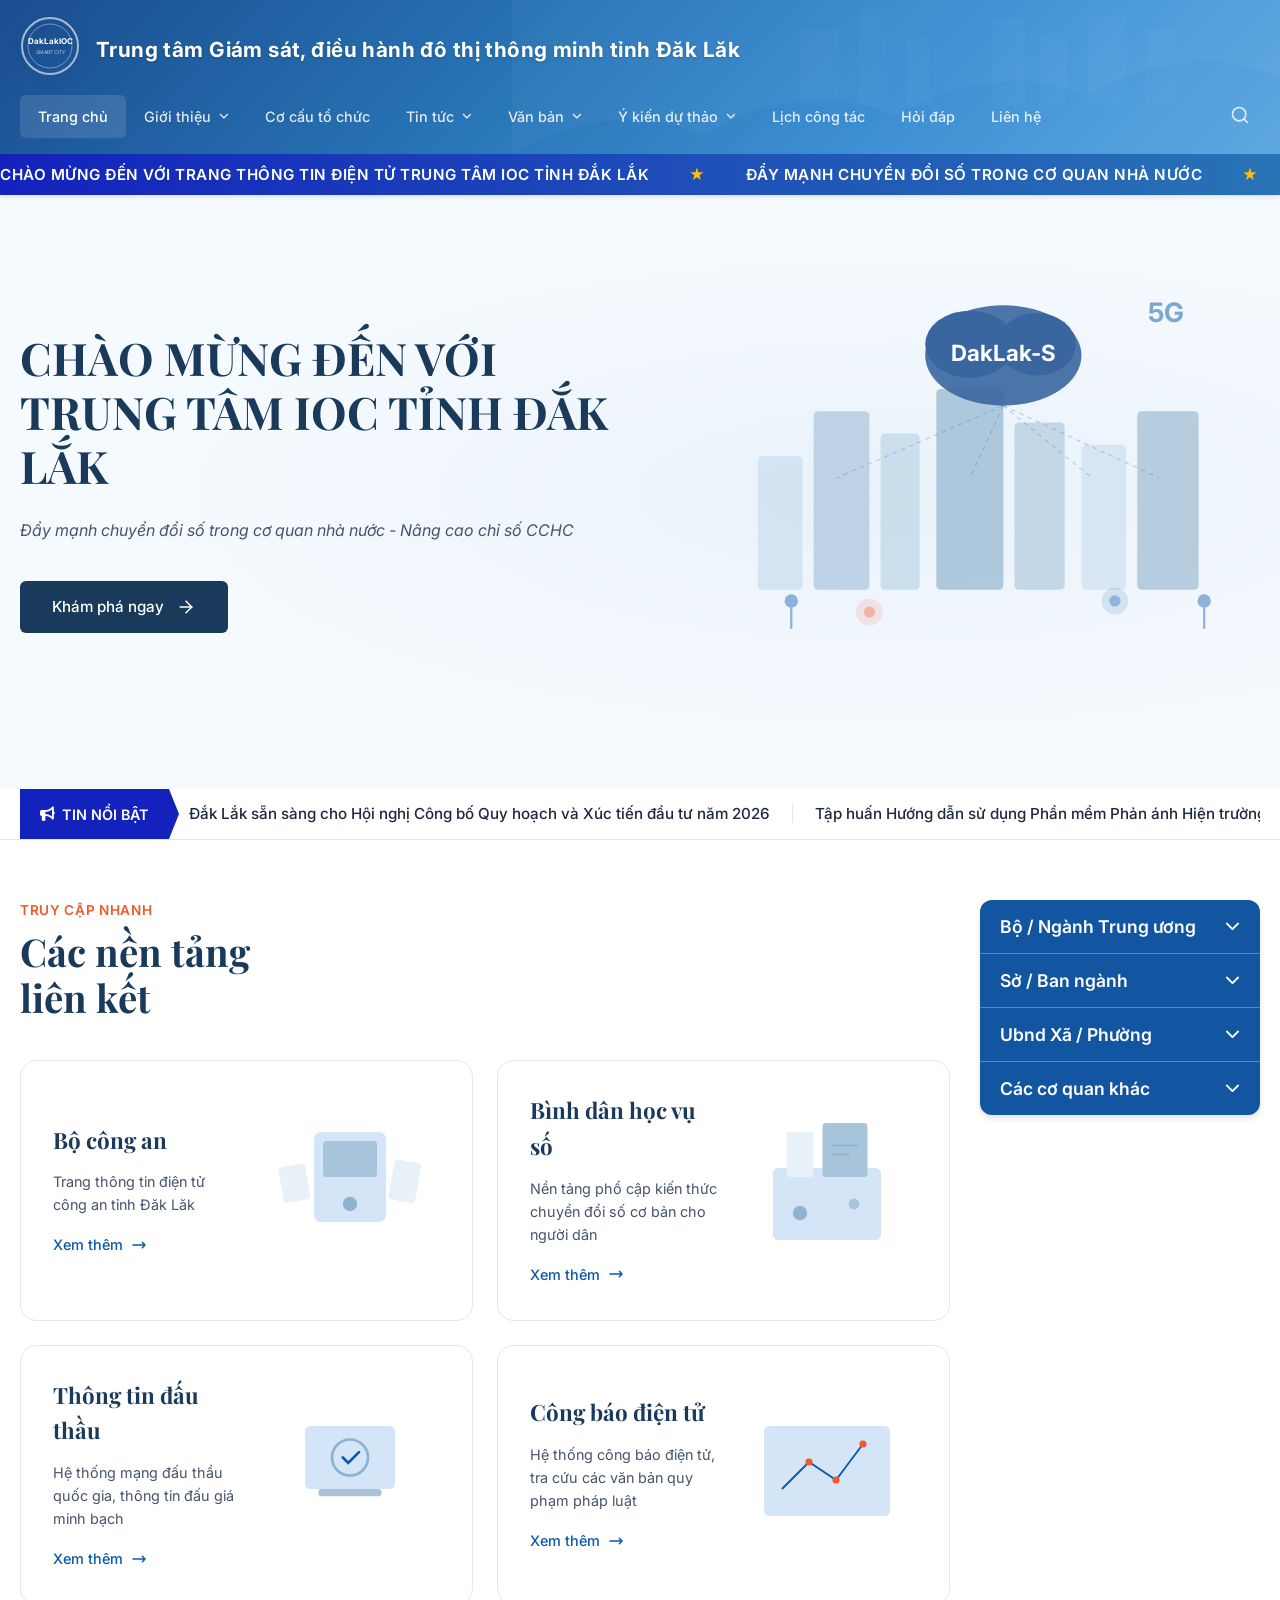
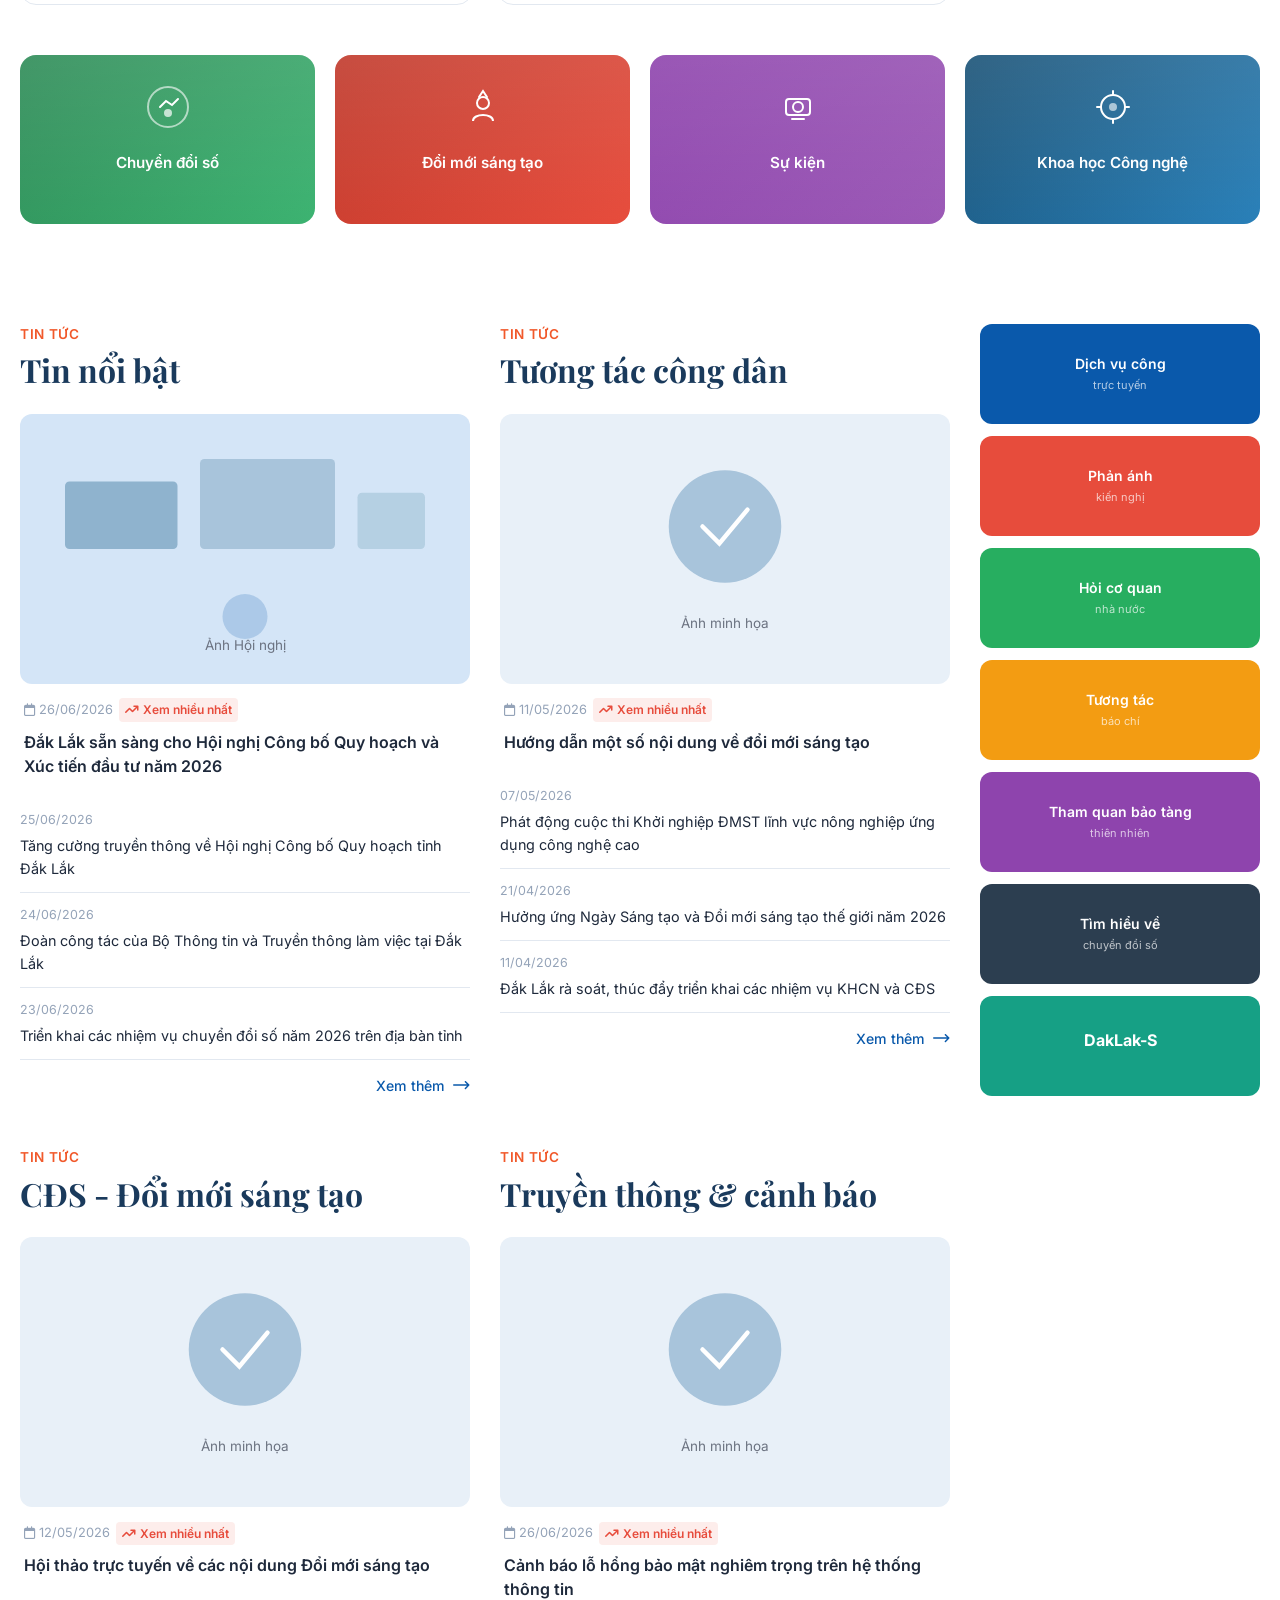
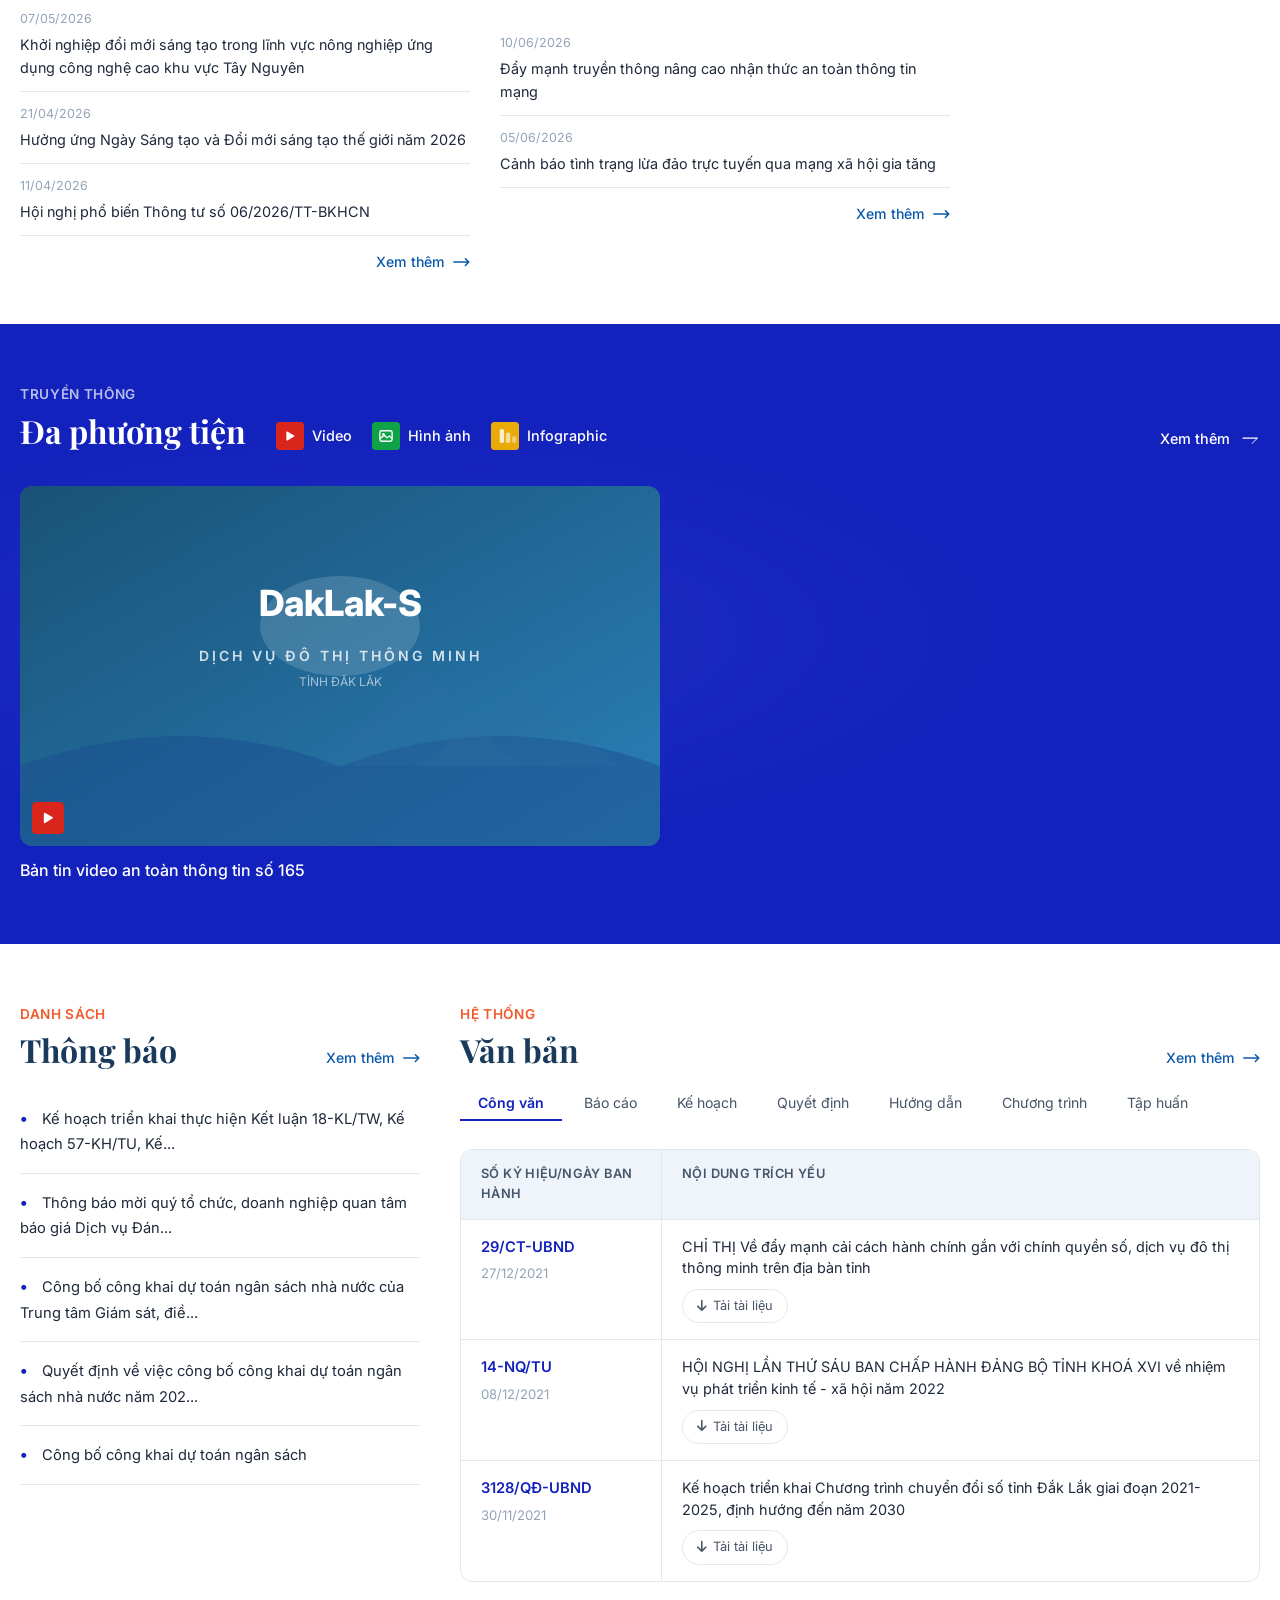
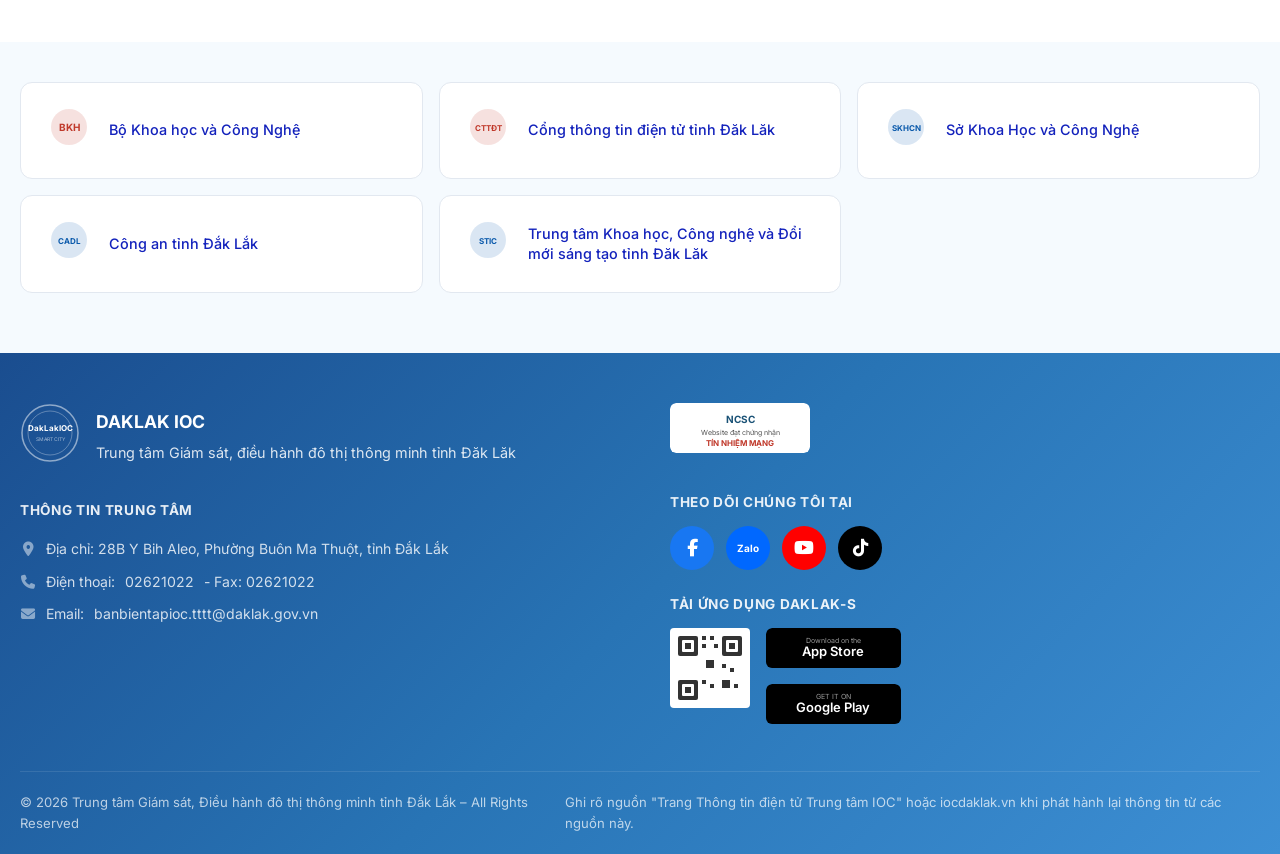
<file: index.html>
<!DOCTYPE html>
<html lang="vi">

<head>
    <meta charset="UTF-8">
    <meta name="viewport" content="width=device-width, initial-scale=1.0">
    <title>Trung tâm Giám sát, Điều hành đô thị thông minh tỉnh Đăk Lăk</title>
    <meta name="description" content="Trung tâm Giám sát, Điều hành đô thị thông minh tỉnh Đăk Lăk - DakLakIOC">
    <link rel="preconnect" href="https://fonts.googleapis.com">
    <link rel="preconnect" href="https://fonts.gstatic.com" crossorigin>
    <link
        href="https://fonts.googleapis.com/css2?family=Inter:wght@400;500;600;700;800&family=Playfair+Display:ital,wght@0,400;0,600;0,700;1,400;1,600;1,700&display=swap"
        rel="stylesheet">
    <link rel="stylesheet" href="https://cdnjs.cloudflare.com/ajax/libs/font-awesome/6.5.1/css/all.min.css">
    <link rel="stylesheet" href="styles.css">
</head>

<body>
    <!-- ===== HEADER ===== -->
    <header class="header" id="header">
        <div class="header-banner">
            <!-- Blue gradient banner background -->
            <div class="header-banner-bg"></div>
            <div class="container">
                <div class="header-content">
                    <a href="#" class="logo">
                        <div class="logo-icon">
                            <svg viewBox="0 0 60 60" width="60" height="60">
                                <circle cx="30" cy="30" r="28" fill="none" stroke="rgba(255,255,255,0.6)"
                                    stroke-width="2" />
                                <circle cx="30" cy="30" r="22" fill="none" stroke="rgba(255,255,255,0.4)"
                                    stroke-width="1" />
                                <text x="30" y="28" text-anchor="middle" fill="white" font-size="8" font-weight="700"
                                    font-family="Inter">DakLakIOC</text>
                                <text x="30" y="38" text-anchor="middle" fill="rgba(255,255,255,0.7)" font-size="5"
                                    font-family="Inter">SMART CITY</text>
                            </svg>
                        </div>
                    </a>
                    <div class="header-title">
                        <a href="#">Trung tâm Giám sát, điều hành đô thị thông minh tỉnh Đăk Lăk</a>
                    </div>
                </div>
                <nav class="main-nav">
                    <a href="#" class="nav-small-logo">
                        <svg viewBox="0 0 60 60" width="50" height="50">
                            <circle cx="30" cy="30" r="28" fill="none" stroke="rgba(255,255,255,0.6)"
                                stroke-width="2" />
                            <circle cx="30" cy="30" r="22" fill="none" stroke="rgba(255,255,255,0.4)"
                                stroke-width="1" />
                            <text x="30" y="28" text-anchor="middle" fill="white" font-size="8" font-weight="700"
                                font-family="Inter">DakLakIOC</text>
                            <text x="30" y="38" text-anchor="middle" fill="rgba(255,255,255,0.7)" font-size="5"
                                font-family="Inter">SMART CITY</text>
                        </svg>
                    </a>
                    <ul class="nav-list">
                        <li class="nav-item active">
                            <a href="#">Trang chủ</a>
                        </li>
                        <li class="nav-item has-dropdown">
                            <a href="#">Giới thiệu <i class="fa-solid fa-angle-down"></i></a>
                            <ul class="dropdown">
                                <li><a href="#">Chức năng, nhiệm vụ</a></li>
                                <li><a href="#">Đầu mối hỗ trợ trực tuyến qua điện thoại</a></li>
                                <li><a href="#">Lịch sử hình thành</a></li>
                                <li><a href="#">Sản phẩm tiêu biểu</a></li>
                                <li><a href="#">Sơ đồ tổ chức</a></li>
                            </ul>
                        </li>
                        <li class="nav-item">
                            <a href="#">Cơ cấu tổ chức</a>
                        </li>
                        <li class="nav-item has-dropdown">
                            <a href="#">Tin tức <i class="fa-solid fa-angle-down"></i></a>
                            <ul class="dropdown">
                                <li><a href="#">Cập nhật bão lũ</a></li>
                                <li><a href="#">CĐS - Đổi mới sáng tạo</a></li>
                                <li><a href="#">Chỉ đạo điều hành</a></li>
                                <li><a href="#">Công tác xây dựng Đảng</a></li>
                                <li><a href="#">Giải pháp An toàn mạng</a></li>
                                <li><a href="#">Giải pháp An toàn thông tin</a></li>
                                <li><a href="#">Thông báo</a></li>
                                <li><a href="#">Tiêu chuẩn - Chất lượng</a></li>
                                <li><a href="#">Tin hoạt động</a></li>
                                <li><a href="#">Trao đổi kinh nghiệm</a></li>
                                <li><a href="#">Tương tác công dân</a></li>
                            </ul>
                        </li>
                        <li class="nav-item has-dropdown">
                            <a href="#">Văn bản <i class="fa-solid fa-angle-down"></i></a>
                            <ul class="dropdown">
                                <li><a href="#">Bộ Khoa học và Công nghệ</a></li>
                                <li><a href="#">CSDL VBQPPL tỉnh Đắk Lắk</a></li>
                                <li><a href="#">Khoa học và Công nghệ địa phương</a></li>
                                <li><a href="#">Khoa học và Công nghệ Trung ương</a></li>
                                <li><a href="#">UBND tỉnh Đắk Lắk</a></li>
                                <li><a href="#">Văn bản</a></li>
                                <li><a href="#">Văn bản Trung tâm IOC</a></li>
                            </ul>
                        </li>
                        <li class="nav-item has-dropdown">
                            <a href="#">Ý kiến dự thảo <i class="fa-solid fa-angle-down"></i></a>
                            <ul class="dropdown">
                                <li><a href="#">Văn bản dự thảo Sở KHCN</a></li>
                                <li class="dropdown-submenu">
                                    <a href="#">Văn bản dự thảo Trung tâm IOC <i class="fa-solid fa-angle-right"
                                            style="float: right; margin-top: 4px;"></i></a>
                                    <ul class="dropdown">
                                        <li><a href="#">Báo cáo</a></li>
                                        <li><a href="#">Công văn</a></li>
                                        <li><a href="#">Hướng dẫn</a></li>
                                        <li><a href="#">Quyết định</a></li>
                                        <li><a href="#">Tập huấn</a></li>
                                        <li><a href="#">Thông báo</a></li>
                                    </ul>
                                </li>
                                <li><a href="#">Văn bản dự thảo UBND tỉnh Đắk Lắk</a></li>
                            </ul>
                        </li>
                        <li class="nav-item">
                            <a href="#">Lịch công tác</a>
                        </li>
                        <li class="nav-item">
                            <a href="#">Hỏi đáp</a>
                        </li>
                        <li class="nav-item">
                            <a href="#">Liên hệ</a>
                        </li>
                    </ul>
                    <button class="search-btn" id="searchBtn">
                        <svg xmlns="http://www.w3.org/2000/svg" width="20" height="20" viewBox="0 0 24 24" fill="none"
                            stroke="currentColor" stroke-width="2" stroke-linecap="round" stroke-linejoin="round">
                            <path d="m21 21-4.34-4.34" />
                            <circle cx="11" cy="11" r="8" />
                        </svg>
                    </button>
                    <div class="search-form" id="searchForm">
                        <form>
                            <input type="text" placeholder="Nhập tìm kiếm..." required
                                oninvalid="this.setCustomValidity('Vui lòng nhập từ khóa tìm kiếm')"
                                oninput="this.setCustomValidity('')">
                            <button type="submit">
                                <svg xmlns="http://www.w3.org/2000/svg" width="20" height="20" viewBox="0 0 24 24"
                                    fill="none" stroke="currentColor" stroke-width="2" stroke-linecap="round"
                                    stroke-linejoin="round">
                                    <circle cx="11" cy="11" r="8" />
                                    <path d="m21 21-4.34-4.34" />
                                </svg>
                            </button>
                            <button type="button" class="close-search" id="closeSearch">
                                <svg xmlns="http://www.w3.org/2000/svg" width="20" height="20" viewBox="0 0 24 24"
                                    fill="none" stroke="currentColor" stroke-width="2" stroke-linecap="round"
                                    stroke-linejoin="round">
                                    <path d="M18 6 6 18" />
                                    <path d="m6 6 12 12" />
                                </svg>
                            </button>
                        </form>
                    </div>
                </nav>
            </div>
        </div>
        <!-- Mobile menu button -->
        <button class="mobile-menu-btn" id="mobileMenuBtn">
            <i class="fa-solid fa-bars"></i>
        </button>
    </header>

    <!-- ===== WELCOME BANNER TICKER ===== -->
    <div class="welcome-banner">
        <div class="welcome-track">
            <span>CHÀO MỪNG ĐẾN VỚI TRANG THÔNG TIN ĐIỆN TỬ TRUNG TÂM IOC TỈNH ĐẮK LẮK</span>
            <span class="star">★</span>
            <span>ĐẨY MẠNH CHUYỂN ĐỔI SỐ TRONG CƠ QUAN NHÀ NƯỚC</span>
            <span class="star">★</span>
            <span>CHÀO MỪNG ĐẾN VỚI TRANG THÔNG TIN ĐIỆN TỬ TRUNG TÂM IOC TỈNH ĐẮK LẮK</span>
            <span class="star">★</span>
            <span>ĐẨY MẠNH CHUYỂN ĐỔI SỐ TRONG CƠ QUAN NHÀ NƯỚC</span>
            <span class="star">★</span>
            <span>CHÀO MỪNG ĐẾN VỚI TRANG THÔNG TIN ĐIỆN TỬ TRUNG TÂM IOC TỈNH ĐẮK LẮK</span>
            <span class="star">★</span>
            <span>ĐẨY MẠNH CHUYỂN ĐỔI SỐ TRONG CƠ QUAN NHÀ NƯỚC</span>
            <span class="star">★</span>
            <span>CHÀO MỪNG ĐẾN VỚI TRANG THÔNG TIN ĐIỆN TỬ TRUNG TÂM IOC TỈNH ĐẮK LẮK</span>
            <span class="star">★</span>
            <span>ĐẨY MẠNH CHUYỂN ĐỔI SỐ TRONG CƠ QUAN NHÀ NƯỚC</span>
            <span class="star">★</span>
        </div>
    </div>

    <!-- ===== HERO SECTION ===== -->
    <section class="hero-section">
        <div class="container">
            <div class="hero-wrapper">
                <div class="hero-text">
                    <h1 class="hero-title">CHÀO MỪNG ĐẾN VỚI TRUNG TÂM IOC TỈNH ĐẮK LẮK</h1>
                    <p class="hero-description">
                        Đẩy mạnh chuyển đổi số trong cơ quan nhà nước - Nâng cao chỉ số CCHC
                    </p>
                    <a href="#" class="btn-readmore">
                        <span>Khám phá ngay</span>
                        <svg xmlns="http://www.w3.org/2000/svg" width="20" height="20" viewBox="0 0 20 20" fill="none">
                            <path d="M4.16669 10H15.8334" stroke="currentColor" stroke-width="1.5"
                                stroke-linecap="round" stroke-linejoin="round" />
                            <path d="M10 4.16669L15.8333 10L10 15.8334" stroke="currentColor" stroke-width="1.5"
                                stroke-linecap="round" stroke-linejoin="round" />
                        </svg>
                    </a>
                </div>
                <div class="hero-image">
                    <!-- Smart city illustration placeholder -->
                    <div class="smart-city-illustration">
                        <svg viewBox="0 0 500 400" xmlns="http://www.w3.org/2000/svg">
                            <!-- Buildings -->
                            <rect x="50" y="180" width="40" height="120" rx="4" fill="#c5d9ed" opacity="0.7" />
                            <rect x="100" y="140" width="50" height="160" rx="4" fill="#a8c4db" opacity="0.8" />
                            <rect x="160" y="160" width="35" height="140" rx="4" fill="#b5d0e3" opacity="0.7" />
                            <rect x="210" y="120" width="60" height="180" rx="4" fill="#8fb3ce" opacity="0.8" />
                            <rect x="280" y="150" width="45" height="150" rx="4" fill="#a8c4db" opacity="0.7" />
                            <rect x="340" y="170" width="40" height="130" rx="4" fill="#c5d9ed" opacity="0.6" />
                            <rect x="390" y="140" width="55" height="160" rx="4" fill="#8fb3ce" opacity="0.7" />
                            <!-- Cloud with DakLak-S -->
                            <ellipse cx="270" cy="90" rx="70" ry="45" fill="#1a4d8f" opacity="0.9" />
                            <ellipse cx="240" cy="80" rx="40" ry="30" fill="#1a4d8f" />
                            <ellipse cx="300" cy="80" rx="35" ry="28" fill="#1a4d8f" />
                            <text x="270" y="95" text-anchor="middle" fill="white" font-size="20" font-weight="700"
                                font-family="Inter">DakLak-S</text>
                            <!-- 5G icon -->
                            <text x="400" y="60" fill="#0a59ab" font-size="24" font-weight="700" font-family="Inter"
                                opacity="0.6">5G</text>
                            <!-- Connection lines -->
                            <line x1="270" y1="135" x2="120" y2="200" stroke="#0a59ab" stroke-width="1" opacity="0.3"
                                stroke-dasharray="4" />
                            <line x1="270" y1="135" x2="240" y2="200" stroke="#0a59ab" stroke-width="1" opacity="0.3"
                                stroke-dasharray="4" />
                            <line x1="270" y1="135" x2="350" y2="200" stroke="#0a59ab" stroke-width="1" opacity="0.3"
                                stroke-dasharray="4" />
                            <line x1="270" y1="135" x2="410" y2="200" stroke="#0a59ab" stroke-width="1" opacity="0.3"
                                stroke-dasharray="4" />
                            <!-- People -->
                            <circle cx="80" cy="310" r="6" fill="#0a59ab" opacity="0.5" />
                            <line x1="80" y1="316" x2="80" y2="335" stroke="#0a59ab" stroke-width="2" opacity="0.5" />
                            <circle cx="450" cy="310" r="6" fill="#0a59ab" opacity="0.5" />
                            <line x1="450" y1="316" x2="450" y2="335" stroke="#0a59ab" stroke-width="2" opacity="0.5" />
                            <!-- IoT icons -->
                            <circle cx="150" cy="320" r="12" fill="#f1592b" opacity="0.15" />
                            <circle cx="150" cy="320" r="5" fill="#f1592b" opacity="0.4" />
                            <circle cx="370" cy="310" r="12" fill="#0a59ab" opacity="0.15" />
                            <circle cx="370" cy="310" r="5" fill="#0a59ab" opacity="0.4" />
                        </svg>
                    </div>
                </div>
            </div>
        </div>
    </section>

    <!-- ===== FEATURED NEWS TICKER ===== -->
    <section class="news-ticker-section">
        <div class="container">
            <div class="ticker-wrapper">
                <div class="ticker-label">
                    <i class="fa-solid fa-bullhorn"></i> TIN NỔI BẬT
                </div>
                <div class="ticker-content">
                    <div class="ticker-track">
                        <a href="#">Đắk Lắk sẵn sàng cho Hội nghị Công bố Quy hoạch và Xúc tiến đầu tư năm 2026</a>
                        <span class="ticker-separator">|</span>
                        <a href="#">Tập huấn Hướng dẫn sử dụng Phần mềm Phản ánh Hiện trường</a>
                        <span class="ticker-separator">|</span>
                        <a href="#">Chuyển đổi số, Đổi mới sáng tạo, An toàn thông tin, Dữ liệu mở</a>
                        <span class="ticker-separator">|</span>
                        <!-- Duplicate for seamless scrolling -->
                        <a href="#">Đắk Lắk sẵn sàng cho Hội nghị Công bố Quy hoạch và Xúc tiến đầu tư năm 2026</a>
                        <span class="ticker-separator">|</span>
                        <a href="#">Tập huấn Hướng dẫn sử dụng Phần mềm Phản ánh Hiện trường</a>
                        <span class="ticker-separator">|</span>
                        <a href="#">Chuyển đổi số, Đổi mới sáng tạo, An toàn thông tin, Dữ liệu mở</a>
                        <span class="ticker-separator">|</span>
                    </div>
                </div>
            </div>
        </div>
    </section>

    <!-- ===== TECH SOLUTIONS SECTION ===== -->
    <section class="tech-solutions-section">
        <div class="container">
            <div class="tech-solutions-wrapper">
                <div style="display: flex; gap: 30px; align-items: flex-start;">
                    <div class="tech-solutions-left" style="flex: 1;">
                        <div class="tech-solutions-header">
                            <div>
                                <span class="section-label">Truy cập nhanh</span>
                                <h2 class="section-title-large">Các nền tảng<br>liên kết</h2>
                            </div>
                        </div>
                <div class="solutions-grid">
                    <div class="solution-card">
                        <div class="solution-content">
                            <h3>Bộ công an</h3>
                            <p>Trang thông tin điện tử công an tỉnh Đăk Lăk</p>
                                    <a href="#" class="solution-link">
                                        <span>Xem thêm</span>
                                        <svg fill="none" height="16" viewBox="0 0 16 16" width="16"
                                            xmlns="http://www.w3.org/2000/svg">
                                            <path
                                                d="M11.3333 5.33325L14 7.99992M14 7.99992L11.3333 10.6666M14 7.99992H2"
                                                stroke="#0A59AB" stroke-linecap="round" stroke-linejoin="round"
                                                stroke-width="1.5" />
                                        </svg>
                                    </a>
                                </div>
                                <div class="solution-image">
                                    <svg viewBox="0 0 200 160" xmlns="http://www.w3.org/2000/svg">
                                        <rect x="60" y="20" width="80" height="100" rx="8" fill="#d4e5f7" />
                                        <rect x="70" y="30" width="60" height="40" rx="4" fill="#a8c4db" />
                                        <circle cx="100" cy="100" r="8" fill="#8fb3ce" />
                                        <rect x="20" y="60" width="30" height="40" rx="4" fill="#e8f0f8"
                                            transform="rotate(-10 20 60)" />
                                        <rect x="150" y="50" width="30" height="45" rx="4" fill="#e8f0f8"
                                            transform="rotate(10 150 50)" />
                                    </svg>
                                </div>
                            </div>
                            <div class="solution-card">
                                <div class="solution-content">
                                    <h3>Bình dân học vụ số</h3>
                                    <p>Nền tảng phổ cập kiến thức chuyển đổi số cơ bản cho người dân</p>
                                    <a href="#" class="solution-link">
                                        <span>Xem thêm</span>
                                        <svg fill="none" height="16" viewBox="0 0 16 16" width="16"
                                            xmlns="http://www.w3.org/2000/svg">
                                            <path
                                                d="M11.3333 5.33325L14 7.99992M14 7.99992L11.3333 10.6666M14 7.99992H2"
                                                stroke="#0A59AB" stroke-linecap="round" stroke-linejoin="round"
                                                stroke-width="1.5" />
                                        </svg>
                                    </a>
                                </div>
                                <div class="solution-image">
                                    <svg viewBox="0 0 200 160" xmlns="http://www.w3.org/2000/svg">
                                        <rect x="40" y="60" width="120" height="80" rx="6" fill="#d4e5f7" />
                                        <rect x="55" y="20" width="30" height="50" rx="4" fill="#e8f0f8" />
                                        <rect x="95" y="10" width="50" height="60" rx="4" fill="#a8c4db" />
                                        <line x1="105" y1="35" x2="135" y2="35" stroke="#8fb3ce" stroke-width="2" />
                                        <line x1="105" y1="45" x2="125" y2="45" stroke="#8fb3ce" stroke-width="2" />
                                        <circle cx="70" cy="110" r="8" fill="#8fb3ce" />
                                        <circle cx="130" cy="100" r="6" fill="#a8c4db" />
                                    </svg>
                                </div>
                            </div>
                            <div class="solution-card">
                                <div class="solution-content">
                                    <h3>Thông tin đấu thầu</h3>
                                    <p>Hệ thống mạng đấu thầu quốc gia, thông tin đấu giá minh bạch</p>
                                    <a href="#" class="solution-link">
                                        <span>Xem thêm</span>
                                        <svg fill="none" height="16" viewBox="0 0 16 16" width="16"
                                            xmlns="http://www.w3.org/2000/svg">
                                            <path
                                                d="M11.3333 5.33325L14 7.99992M14 7.99992L11.3333 10.6666M14 7.99992H2"
                                                stroke="#0A59AB" stroke-linecap="round" stroke-linejoin="round"
                                                stroke-width="1.5" />
                                        </svg>
                                    </a>
                                </div>
                                <div class="solution-image">
                                    <svg viewBox="0 0 200 160" xmlns="http://www.w3.org/2000/svg">
                                        <rect x="50" y="30" width="100" height="70" rx="6" fill="#d4e5f7" />
                                        <rect x="65" y="100" width="70" height="8" rx="3" fill="#a8c4db" />
                                        <circle cx="100" cy="65" r="20" fill="none" stroke="#8fb3ce" stroke-width="3" />
                                        <path d="M92 65 L98 71 L110 59" stroke="#0a59ab" stroke-width="3" fill="none"
                                            stroke-linecap="round" />
                                    </svg>
                                </div>
                            </div>
                            <div class="solution-card">
                                <div class="solution-content">
                                    <h3>Công báo điện tử</h3>
                                    <p>Hệ thống công báo điện tử, tra cứu các văn bản quy phạm pháp luật</p>
                                    <a href="#" class="solution-link">
                                        <span>Xem thêm</span>
                                        <svg fill="none" height="16" viewBox="0 0 16 16" width="16"
                                            xmlns="http://www.w3.org/2000/svg">
                                            <path
                                                d="M11.3333 5.33325L14 7.99992M14 7.99992L11.3333 10.6666M14 7.99992H2"
                                                stroke="#0A59AB" stroke-linecap="round" stroke-linejoin="round"
                                                stroke-width="1.5" />
                                        </svg>
                                    </a>
                                </div>
                                <div class="solution-image">
                                    <svg viewBox="0 0 200 160" xmlns="http://www.w3.org/2000/svg">
                                        <rect x="30" y="30" width="140" height="100" rx="6" fill="#d4e5f7" />
                                        <path d="M50 100 L80 70 L110 90 L140 50" stroke="#0a59ab" stroke-width="2"
                                            fill="none" />
                                        <circle cx="80" cy="70" r="4" fill="#f1592b" />
                                        <circle cx="110" cy="90" r="4" fill="#f1592b" />
                                        <circle cx="140" cy="50" r="4" fill="#f1592b" />
                                    </svg>
                                </div>
                            </div>
                        </div>
                    </div>
                    <div class="tech-solutions-right">
                        <div class="sidebar-accordion header-accordion">
                            <div class="accordion-item">
                                <button class="accordion-header">
                                    <span>Bộ / Ngành Trung ương</span>
                                    <i class="fa-solid fa-chevron-down"></i>
                                </button>
                                <div class="accordion-content">
                                    <ul>
                                        <li><a href="#"><i class="fa-solid fa-angle-right" style="font-size: 0.8em; margin-right: 6px;"></i> Bộ Khoa học và Công nghệ</a></li>
                                        <li><a href="#"><i class="fa-solid fa-angle-right" style="font-size: 0.8em; margin-right: 6px;"></i> Bộ Giáo dục và Đào tạo</a></li>
                                        <li><a href="#"><i class="fa-solid fa-angle-right" style="font-size: 0.8em; margin-right: 6px;"></i> Bộ Tài chính</a></li>
                                        <li><a href="#"><i class="fa-solid fa-angle-right" style="font-size: 0.8em; margin-right: 6px;"></i> Bộ Y tế</a></li>
                                    </ul>
                                </div>
                            </div>
                            <div class="accordion-item">
                                <button class="accordion-header">
                                    <span>Sở / Ban ngành</span>
                                    <i class="fa-solid fa-chevron-down"></i>
                                </button>
                                <div class="accordion-content">
                                    <ul>
                                        <li><a href="#"><i class="fa-solid fa-angle-right" style="font-size: 0.8em; margin-right: 6px;"></i> Sở Khoa học và Công nghệ</a></li>
                                        <li><a href="#"><i class="fa-solid fa-angle-right" style="font-size: 0.8em; margin-right: 6px;"></i> Sở Nông nghiệp và Phát triển nông thôn</a></li>
                                        <li><a href="#"><i class="fa-solid fa-angle-right" style="font-size: 0.8em; margin-right: 6px;"></i> Sở Công thương</a></li>
                                        <li><a href="#"><i class="fa-solid fa-angle-right" style="font-size: 0.8em; margin-right: 6px;"></i> Sở Tài chính</a></li>
                                        <li><a href="#"><i class="fa-solid fa-angle-right" style="font-size: 0.8em; margin-right: 6px;"></i> Sở Tư pháp</a></li>
                                    </ul>
                                </div>
                            </div>
                            <div class="accordion-item">
                                <button class="accordion-header">
                                    <span>Ubnd Xã / Phường</span>
                                    <i class="fa-solid fa-chevron-down"></i>
                                </button>
                                <div class="accordion-content">
                                    <ul>
                                        <li><a href="#"><i class="fa-solid fa-angle-right" style="font-size: 0.8em; margin-right: 6px;"></i> Phường Buôn Ma Thuột</a></li>
                                        <li><a href="#"><i class="fa-solid fa-angle-right" style="font-size: 0.8em; margin-right: 6px;"></i> Phường Bình Kiến</a></li>
                                        <li><a href="#"><i class="fa-solid fa-angle-right" style="font-size: 0.8em; margin-right: 6px;"></i> Phường Buôn Hồ</a></li>
                                        <li><a href="#"><i class="fa-solid fa-angle-right" style="font-size: 0.8em; margin-right: 6px;"></i> Phường Phú Yên</a></li>
                                        <li><a href="#"><i class="fa-solid fa-angle-right" style="font-size: 0.8em; margin-right: 6px;"></i> Phường Tuy Hoà</a></li>
                                    </ul>
                                </div>
                            </div>
                            <div class="accordion-item">
                                <button class="accordion-header">
                                    <span>Các cơ quan khác</span>
                                    <i class="fa-solid fa-chevron-down"></i>
                                </button>
                                <div class="accordion-content">
                                    <ul>
                                        <li><a href="#"><i class="fa-solid fa-angle-right" style="font-size: 0.8em; margin-right: 6px;"></i> Cổng thông tin chính phủ</a></li>
                                        <li><a href="#"><i class="fa-solid fa-angle-right" style="font-size: 0.8em; margin-right: 6px;"></i> Báo điện tử Chính phủ</a></li>
                                        <li><a href="#"><i class="fa-solid fa-angle-right" style="font-size: 0.8em; margin-right: 6px;"></i> Đài tiếng nói Việt Nam</a></li>
                                        <li><a href="#"><i class="fa-solid fa-angle-right" style="font-size: 0.8em; margin-right: 6px;"></i> Liên đoàn lao động tỉnh</a></li>
                                        <li><a href="#"><i class="fa-solid fa-angle-right" style="font-size: 0.8em; margin-right: 6px;"></i> Hội nông dân tỉnh</a></li>
                                    </ul>
                                </div>
                            </div>
                        </div>
                    </div>
                </div>
            </div>
        </div>
    </section>

    <!-- ===== PARTNER LINKS CAROUSEL ===== -->
    <section class="partner-links-section">
        <div class="container">
            <div class="partner-links-grid">
                <a href="#" class="partner-card" style="background: linear-gradient(135deg, #2e8b57, #3cb371);">
                    <div class="partner-icon">
                        <svg viewBox="0 0 48 48" width="48" height="48" fill="none" xmlns="http://www.w3.org/2000/svg">
                            <circle cx="24" cy="24" r="20" stroke="white" stroke-width="2" opacity="0.6" />
                            <path d="M16 24 L22 18 L28 22 L34 16" stroke="white" stroke-width="2" fill="none"
                                stroke-linecap="round" />
                            <circle cx="24" cy="30" r="4" fill="white" opacity="0.7" />
                        </svg>
                    </div>
                    <span>Chuyển đổi số</span>
                    <i class="fa-solid fa-arrow-right"></i>
                </a>
                <a href="#" class="partner-card" style="background: linear-gradient(135deg, #c0392b, #e74c3c);">
                    <div class="partner-icon">
                        <svg viewBox="0 0 48 48" width="48" height="48" fill="none" xmlns="http://www.w3.org/2000/svg">
                            <circle cx="24" cy="20" r="6" stroke="white" stroke-width="2" />
                            <path d="M14 38 C14 30 34 30 34 38" stroke="white" stroke-width="2" fill="none" />
                            <path d="M20 14 L24 8 L28 14" stroke="white" stroke-width="2" fill="none"
                                stroke-linecap="round" />
                        </svg>
                    </div>
                    <span>Đổi mới sáng tạo</span>
                    <i class="fa-solid fa-arrow-right"></i>
                </a>
                <a href="#" class="partner-card" style="background: linear-gradient(135deg, #8e44ad, #9b59b6);">
                    <div class="partner-icon">
                        <svg viewBox="0 0 48 48" width="48" height="48" fill="none" xmlns="http://www.w3.org/2000/svg">
                            <rect x="12" y="16" width="24" height="16" rx="3" stroke="white" stroke-width="2" />
                            <circle cx="24" cy="24" r="5" stroke="white" stroke-width="2" />
                            <path d="M18 36 L30 36" stroke="white" stroke-width="2" stroke-linecap="round" />
                        </svg>
                    </div>
                    <span>Sự kiện</span>
                    <i class="fa-solid fa-arrow-right"></i>
                </a>
                <a href="#" class="partner-card" style="background: linear-gradient(135deg, #1a5276, #2980b9);">
                    <div class="partner-icon">
                        <svg viewBox="0 0 48 48" width="48" height="48" fill="none" xmlns="http://www.w3.org/2000/svg">
                            <circle cx="24" cy="24" r="12" stroke="white" stroke-width="2" />
                            <circle cx="24" cy="24" r="4" fill="white" opacity="0.6" />
                            <path d="M24 12 L24 8" stroke="white" stroke-width="2" stroke-linecap="round" />
                            <path d="M24 40 L24 36" stroke="white" stroke-width="2" stroke-linecap="round" />
                            <path d="M12 24 L8 24" stroke="white" stroke-width="2" stroke-linecap="round" />
                            <path d="M40 24 L36 24" stroke="white" stroke-width="2" stroke-linecap="round" />
                        </svg>
                    </div>
                    <span>Khoa học Công nghệ</span>
                    <i class="fa-solid fa-arrow-right"></i>
                </a>
            </div>
        </div>
    </section>

    <!-- ===== NEWS SECTION ===== -->
    <section class="news-section">
        <div class="container">
            <div class="news-wrapper">
                <div class="news-main">
                    <div class="news-column">
                        <div class="news-column-header">
                            <span class="section-label">Tin tức</span>
                            <h2 class="section-title">Tin nổi bật</h2>
                        </div>
                        <div class="news-featured">
                            <div class="news-card featured">
                                <div class="news-card-image">
                                    <svg viewBox="0 0 400 240" xmlns="http://www.w3.org/2000/svg">
                                        <rect width="400" height="240" fill="#d4e5f7" />
                                        <rect x="40" y="60" width="100" height="60" rx="4" fill="#8fb3ce" />
                                        <rect x="160" y="40" width="120" height="80" rx="4" fill="#a8c4db" />
                                        <rect x="300" y="70" width="60" height="50" rx="4" fill="#b5d0e3" />
                                        <circle cx="200" cy="180" r="20" fill="#0a59ab" opacity="0.2" />
                                        <text x="200" y="210" text-anchor="middle" fill="#6b7280" font-size="12"
                                            font-family="Inter">Ảnh Hội nghị</text>
                                    </svg>
                                </div>
                                <div class="news-card-body">
                                    <span class="news-date">
                                        <span><i class="fa-regular fa-calendar"></i> 26/06/2026</span>
                                        <span class="trending-badge"><i class="fa-solid fa-arrow-trend-up"></i> Xem
                                            nhiều nhất</span>
                                    </span>
                                    <h3><a href="#">Đắk Lắk sẵn sàng cho Hội nghị Công bố Quy hoạch và Xúc tiến đầu tư
                                            năm 2026</a></h3>
                                </div>
                            </div>
                        </div>
                        <ul class="news-list">
                            <li>
                                <a href="#">
                                    <span class="news-list-date">25/06/2026</span>
                                    <span>Tăng cường truyền thông về Hội nghị Công bố Quy hoạch tỉnh Đắk Lắk</span>
                                </a>
                            </li>
                            <li>
                                <a href="#">
                                    <span class="news-list-date">24/06/2026</span>
                                    <span>Đoàn công tác của Bộ Thông tin và Truyền thông làm việc tại Đắk Lắk</span>
                                </a>
                            </li>
                            <li>
                                <a href="#">
                                    <span class="news-list-date">23/06/2026</span>
                                    <span>Triển khai các nhiệm vụ chuyển đổi số năm 2026 trên địa bàn tỉnh</span>
                                </a>
                            </li>
                        </ul>
                        <div style="display: flex; margin-top: 15px;">
                            <a href="#" class="show-more-link">
                                <span>Xem thêm</span>
                                <svg fill="none" height="9" viewBox="0 0 17 9" width="17"
                                    xmlns="http://www.w3.org/2000/svg">
                                    <path
                                        d="M12.4167 0.75L15.75 4.08333M15.75 4.08333L12.4167 7.41667M15.75 4.08333H0.75"
                                        stroke="#0A59AB" stroke-width="1.5" stroke-linecap="round"
                                        stroke-linejoin="round" />
                                </svg>
                            </a>
                        </div>
                    </div>
                    <div class="news-column">
                        <div class="news-column-header">
                            <span class="section-label">Tin tức</span>
                            <h2 class="section-title">Tương tác công dân</h2>
                        </div>
                        <div class="news-featured">
                            <div class="news-card featured">
                                <div class="news-card-image">
                                    <svg viewBox="0 0 400 240" xmlns="http://www.w3.org/2000/svg">
                                        <rect width="400" height="240" fill="#e8f0f8" />
                                        <circle cx="200" cy="100" r="50" fill="#a8c4db" />
                                        <path d="M180 100 L195 115 L220 85" stroke="white" stroke-width="4" fill="none"
                                            stroke-linecap="round" />
                                        <text x="200" y="190" text-anchor="middle" fill="#6b7280" font-size="12"
                                            font-family="Inter">Ảnh minh họa</text>
                                    </svg>
                                </div>
                                <div class="news-card-body">
                                    <span class="news-date">
                                        <span><i class="fa-regular fa-calendar"></i> 11/05/2026</span>
                                        <span class="trending-badge"><i class="fa-solid fa-arrow-trend-up"></i> Xem
                                            nhiều nhất</span>
                                    </span>
                                    <h3><a href="#">Hướng dẫn một số nội dung về đổi mới sáng tạo</a></h3>
                                </div>
                            </div>
                        </div>
                        <ul class="news-list">
                            <li>
                                <a href="#">
                                    <span class="news-list-date">07/05/2026</span>
                                    <span>Phát động cuộc thi Khởi nghiệp ĐMST lĩnh vực nông nghiệp ứng dụng công nghệ
                                        cao</span>
                                </a>
                            </li>
                            <li>
                                <a href="#">
                                    <span class="news-list-date">21/04/2026</span>
                                    <span>Hưởng ứng Ngày Sáng tạo và Đổi mới sáng tạo thế giới năm 2026</span>
                                </a>
                            </li>
                            <li>
                                <a href="#">
                                    <span class="news-list-date">11/04/2026</span>
                                    <span>Đắk Lắk rà soát, thúc đẩy triển khai các nhiệm vụ KHCN và CĐS</span>
                                </a>
                            </li>
                        </ul>
                        <div style="display: flex; margin-top: 15px;">
                            <a href="#" class="show-more-link">
                                <span>Xem thêm</span>
                                <svg fill="none" height="9" viewBox="0 0 17 9" width="17"
                                    xmlns="http://www.w3.org/2000/svg">
                                    <path
                                        d="M12.4167 0.75L15.75 4.08333M15.75 4.08333L12.4167 7.41667M15.75 4.08333H0.75"
                                        stroke="#0A59AB" stroke-width="1.5" stroke-linecap="round"
                                        stroke-linejoin="round" />
                                </svg>
                            </a>
                        </div>
                    </div>
                    <div class="news-column">
                        <div class="news-column-header" style="margin-top: 20px;">
                            <span class="section-label">Tin tức</span>
                            <h2 class="section-title">CĐS - Đổi mới sáng tạo</h2>
                        </div>
                        <div class="news-featured">
                            <div class="news-card featured">
                                <div class="news-card-image">
                                    <svg viewBox="0 0 400 240" xmlns="http://www.w3.org/2000/svg">
                                        <rect width="400" height="240" fill="#e8f0f8" />
                                        <circle cx="200" cy="100" r="50" fill="#a8c4db" />
                                        <path d="M180 100 L195 115 L220 85" stroke="white" stroke-width="4" fill="none"
                                            stroke-linecap="round" />
                                        <text x="200" y="190" text-anchor="middle" fill="#6b7280" font-size="12"
                                            font-family="Inter">Ảnh minh họa</text>
                                    </svg>
                                </div>
                                <div class="news-card-body">
                                    <span class="news-date">
                                        <span><i class="fa-regular fa-calendar"></i> 12/05/2026</span>
                                        <span class="trending-badge"><i class="fa-solid fa-arrow-trend-up"></i> Xem
                                            nhiều nhất</span>
                                    </span>
                                    <h3><a href="#">Hội thảo trực tuyến về các nội dung Đổi mới sáng tạo</a></h3>
                                </div>
                            </div>
                        </div>
                        <ul class="news-list">
                            <li>
                                <a href="#">
                                    <span class="news-list-date">07/05/2026</span>
                                    <span>Khởi nghiệp đổi mới sáng tạo trong lĩnh vực nông nghiệp ứng dụng công nghệ cao
                                        khu vực Tây Nguyên</span>
                                </a>
                            </li>
                            <li>
                                <a href="#">
                                    <span class="news-list-date">21/04/2026</span>
                                    <span>Hưởng ứng Ngày Sáng tạo và Đổi mới sáng tạo thế giới năm 2026</span>
                                </a>
                            </li>
                            <li>
                                <a href="#">
                                    <span class="news-list-date">11/04/2026</span>
                                    <span>Hội nghị phổ biến Thông tư số 06/2026/TT-BKHCN</span>
                                </a>
                            </li>
                        </ul>
                        <div style="display: flex; margin-top: 15px;">
                            <a href="#" class="show-more-link">
                                <span>Xem thêm</span>
                                <svg fill="none" height="9" viewBox="0 0 17 9" width="17"
                                    xmlns="http://www.w3.org/2000/svg">
                                    <path
                                        d="M12.4167 0.75L15.75 4.08333M15.75 4.08333L12.4167 7.41667M15.75 4.08333H0.75"
                                        stroke="#0A59AB" stroke-width="1.5" stroke-linecap="round"
                                        stroke-linejoin="round" />
                                </svg>
                            </a>
                        </div>
                    </div>
                    <div class="news-column">
                        <div class="news-column-header" style="margin-top: 20px;">
                            <span class="section-label">Tin tức</span>
                            <h2 class="section-title">Truyền thông & cảnh báo</h2>
                        </div>
                        <div class="news-featured">
                            <div class="news-card featured">
                                <div class="news-card-image">
                                    <svg viewBox="0 0 400 240" xmlns="http://www.w3.org/2000/svg">
                                        <rect width="400" height="240" fill="#e8f0f8" />
                                        <circle cx="200" cy="100" r="50" fill="#a8c4db" />
                                        <path d="M180 100 L195 115 L220 85" stroke="white" stroke-width="4" fill="none"
                                            stroke-linecap="round" />
                                        <text x="200" y="190" text-anchor="middle" fill="#6b7280" font-size="12"
                                            font-family="Inter">Ảnh minh họa</text>
                                    </svg>
                                </div>
                                <div class="news-card-body">
                                    <span class="news-date">
                                        <span><i class="fa-regular fa-calendar"></i> 26/06/2026</span>
                                        <span class="trending-badge"><i class="fa-solid fa-arrow-trend-up"></i> Xem
                                            nhiều nhất</span>
                                    </span>
                                    <h3><a href="#">Cảnh báo lỗ hổng bảo mật nghiêm trọng trên hệ thống thông tin</a>
                                    </h3>
                                </div>
                            </div>
                        </div>
                        <ul class="news-list">
                            <li>
                                <a href="#">
                                    <span class="news-list-date">10/06/2026</span>
                                    <span>Đẩy mạnh truyền thông nâng cao nhận thức an toàn thông tin mạng</span>
                                </a>
                            </li>
                            <li>
                                <a href="#">
                                    <span class="news-list-date">05/06/2026</span>
                                    <span>Cảnh báo tình trạng lừa đảo trực tuyến qua mạng xã hội gia tăng</span>
                                </a>
                            </li>
                        </ul>
                        <div style="display: flex; margin-top: 15px;">
                            <a href="#" class="show-more-link">
                                <span>Xem thêm</span>
                                <svg fill="none" height="9" viewBox="0 0 17 9" width="17"
                                    xmlns="http://www.w3.org/2000/svg">
                                    <path
                                        d="M12.4167 0.75L15.75 4.08333M15.75 4.08333L12.4167 7.41667M15.75 4.08333H0.75"
                                        stroke="#0A59AB" stroke-width="1.5" stroke-linecap="round"
                                        stroke-linejoin="round" />
                                </svg>
                            </a>
                        </div>
                    </div>
                </div>
                <div class="news-sidebar">
                    <div class="sidebar-banner">
                        <svg viewBox="0 0 280 100" xmlns="http://www.w3.org/2000/svg">
                            <rect width="280" height="100" rx="8" fill="#0a59ab" />
                            <text x="140" y="45" text-anchor="middle" fill="white" font-size="14" font-weight="600"
                                font-family="Inter">Dịch vụ công</text>
                            <text x="140" y="65" text-anchor="middle" fill="rgba(255,255,255,0.7)" font-size="11"
                                font-family="Inter">trực tuyến</text>
                        </svg>
                    </div>
                    <div class="sidebar-banner">
                        <svg viewBox="0 0 280 100" xmlns="http://www.w3.org/2000/svg">
                            <rect width="280" height="100" rx="8" fill="#e74c3c" />
                            <text x="140" y="45" text-anchor="middle" fill="white" font-size="14" font-weight="600"
                                font-family="Inter">Phản ánh</text>
                            <text x="140" y="65" text-anchor="middle" fill="rgba(255,255,255,0.7)" font-size="11"
                                font-family="Inter">kiến nghị</text>
                        </svg>
                    </div>
                    <div class="sidebar-banner">
                        <svg viewBox="0 0 280 100" xmlns="http://www.w3.org/2000/svg">
                            <rect width="280" height="100" rx="8" fill="#27ae60" />
                            <text x="140" y="45" text-anchor="middle" fill="white" font-size="14" font-weight="600"
                                font-family="Inter">Hỏi cơ quan</text>
                            <text x="140" y="65" text-anchor="middle" fill="rgba(255,255,255,0.7)" font-size="11"
                                font-family="Inter">nhà nước</text>
                        </svg>
                    </div>
                    <div class="sidebar-banner">
                        <svg viewBox="0 0 280 100" xmlns="http://www.w3.org/2000/svg">
                            <rect width="280" height="100" rx="8" fill="#f39c12" />
                            <text x="140" y="45" text-anchor="middle" fill="white" font-size="14" font-weight="600"
                                font-family="Inter">Tương tác</text>
                            <text x="140" y="65" text-anchor="middle" fill="rgba(255,255,255,0.7)" font-size="11"
                                font-family="Inter">báo chí</text>
                        </svg>
                    </div>
                    <div class="sidebar-banner">
                        <svg viewBox="0 0 280 100" xmlns="http://www.w3.org/2000/svg">
                            <rect width="280" height="100" rx="8" fill="#8e44ad" />
                            <text x="140" y="45" text-anchor="middle" fill="white" font-size="14" font-weight="600"
                                font-family="Inter">Tham quan bảo tàng</text>
                            <text x="140" y="65" text-anchor="middle" fill="rgba(255,255,255,0.7)" font-size="11"
                                font-family="Inter">thiên nhiên</text>
                        </svg>
                    </div>
                    <div class="sidebar-banner">
                        <svg viewBox="0 0 280 100" xmlns="http://www.w3.org/2000/svg">
                            <rect width="280" height="100" rx="8" fill="#2c3e50" />
                            <text x="140" y="45" text-anchor="middle" fill="white" font-size="14" font-weight="600"
                                font-family="Inter">Tìm hiểu về</text>
                            <text x="140" y="65" text-anchor="middle" fill="rgba(255,255,255,0.7)" font-size="11"
                                font-family="Inter">chuyển đổi số</text>
                        </svg>
                    </div>
                    <div class="sidebar-banner">
                        <svg viewBox="0 0 280 100" xmlns="http://www.w3.org/2000/svg">
                            <rect width="280" height="100" rx="8" fill="#16a085" />
                            <text x="140" y="50" text-anchor="middle" fill="white" font-size="16" font-weight="700"
                                font-family="Inter">DakLak-S</text>
                        </svg>
                    </div>
                </div>
            </div>
        </div>
    </section>

    <!-- ===== MULTIMEDIA SECTION ===== -->
    <section class="multimedia-section">
        <div class="container">
            <div class="multimedia-header">
                <div class="multimedia-title-area">
                    <span class="section-label light">Truyền thông</span>
                    <h2 class="section-title light">Đa phương tiện</h2>
                </div>
                <div class="media-types">
                    <a href="#" class="media-type">
                        <span class="media-icon video-icon">
                            <svg width="28" height="28" viewBox="0 0 32 32" fill="none"
                                xmlns="http://www.w3.org/2000/svg">
                                <rect width="32" height="32" rx="4" fill="#DA251D" />
                                <path
                                    d="M21 15.88V16.12C21 16.23 20.97 16.33 20.92 16.43C20.86 16.52 20.79 16.6 20.69 16.66L13.23 21C12.78 21.27 12.55 21.27 12.35 21.15L12.14 21.03C12.05 20.98 11.97 20.9 11.92 20.81C11.87 20.72 11.84 20.61 11.83 20.51V11.49C11.83 11.38 11.86 11.28 11.92 11.18C11.97 11.09 12.05 11.01 12.14 10.95L12.35 10.83C12.55 10.72 12.78 10.72 13.37 11.06L20.69 15.34C20.79 15.4 20.86 15.48 20.92 15.57C20.97 15.67 21 15.77 21 15.88Z"
                                    fill="white" />
                            </svg>
                        </span>
                        <span>Video</span>
                    </a>
                    <a href="#" class="media-type">
                        <span class="media-icon photo-icon">
                            <svg width="28" height="28" viewBox="0 0 32 32" fill="none"
                                xmlns="http://www.w3.org/2000/svg">
                                <rect width="32" height="32" rx="4" fill="#0FA246" />
                                <rect x="9" y="10" width="14" height="12" rx="2" stroke="white" stroke-width="1.5" />
                                <circle cx="13" cy="14" r="1.5" fill="white" />
                                <path d="M9 19 L14 15 L17 18 L20 16 L23 19" stroke="white" stroke-width="1.5"
                                    fill="none" />
                            </svg>
                        </span>
                        <span>Hình ảnh</span>
                    </a>
                    <a href="#" class="media-type">
                        <span class="media-icon info-icon">
                            <svg width="28" height="28" viewBox="0 0 32 32" fill="none"
                                xmlns="http://www.w3.org/2000/svg">
                                <rect width="32" height="32" rx="4" fill="#EAAA08" />
                                <rect x="10" y="8" width="5" height="16" rx="2" fill="white" opacity="0.8" />
                                <rect x="17" y="12" width="5" height="12" rx="2" fill="white" opacity="0.6" />
                                <rect x="24" y="16" width="5" height="8" rx="2" fill="white" opacity="0.4" />
                            </svg>
                        </span>
                        <span>Infographic</span>
                    </a>
                </div>
                <a href="#" class="show-more-btn light">
                    <span>Xem thêm</span>
                    <svg xmlns="http://www.w3.org/2000/svg" width="20" height="20" viewBox="0 0 20 20" fill="none">
                        <path
                            d="M12.0235 15.6834C11.8651 15.6834 11.7068 15.6251 11.5818 15.5001L17.5235 9.55843C17.7651 9.8001 17.7651 10.2001 17.5235 10.4418L12.4651 15.5001C12.3401 15.6251 12.1818 15.6834 12.0235 15.6834Z"
                            fill="white" />
                        <path
                            d="M16.941 10.6251H2.91602C2.57435 10.6251 2.29102 10.3418 2.29102 10.0001C2.29102 9.65842 2.57435 9.37509 2.91602 9.37509H16.941C17.2827 9.37509 17.566 9.65842 17.566 10.0001C17.566 10.3418 17.2827 10.6251 16.941 10.6251Z"
                            fill="white" />
                    </svg>
                </a>
            </div>
            <div class="multimedia-content">
                <div class="video-featured">
                    <div class="video-thumbnail">
                        <svg viewBox="0 0 640 360" xmlns="http://www.w3.org/2000/svg">
                            <defs>
                                <linearGradient id="videoGrad" x1="0%" y1="0%" x2="100%" y2="100%">
                                    <stop offset="0%" style="stop-color:#1a5276;stop-opacity:1" />
                                    <stop offset="100%" style="stop-color:#2980b9;stop-opacity:1" />
                                </linearGradient>
                            </defs>
                            <rect width="640" height="360" fill="url(#videoGrad)" />
                            <!-- Bridge silhouette -->
                            <path d="M0 280 Q160 220 320 280 Q480 220 640 280 L640 360 L0 360Z" fill="#1a4d8f"
                                opacity="0.5" />
                            <!-- Mountains -->
                            <path d="M400 180 L500 280 L300 280Z" fill="#2c6fa0" opacity="0.3" />
                            <path d="M500 200 L600 280 L400 280Z" fill="#2c6fa0" opacity="0.25" />
                            <!-- Cloud -->
                            <ellipse cx="320" cy="140" rx="80" ry="50" fill="white" opacity="0.15" />
                            <text x="320" y="130" text-anchor="middle" fill="white" font-size="36" font-weight="800"
                                font-family="Inter">DakLak-S</text>
                            <text x="320" y="175" text-anchor="middle" fill="rgba(255,255,255,0.8)" font-size="14"
                                font-weight="600" font-family="Inter" letter-spacing="3">DỊCH VỤ ĐÔ THỊ THÔNG
                                MINH</text>
                            <text x="320" y="200" text-anchor="middle" fill="rgba(255,255,255,0.6)" font-size="12"
                                font-family="Inter">TỈNH ĐĂK LĂK</text>
                        </svg>
                        <div class="play-button">
                            <svg width="32" height="32" viewBox="0 0 32 32" fill="none"
                                xmlns="http://www.w3.org/2000/svg">
                                <rect width="32" height="32" rx="4" fill="#DA251D" />
                                <path
                                    d="M21 15.88V16.12L13.23 21C12.78 21.27 12.55 21.27 12.35 21.15L12.14 21.03C12.05 20.98 11.97 20.9 11.92 20.81C11.87 20.72 11.84 20.61 11.83 20.51V11.49C11.83 11.38 11.86 11.28 11.92 11.18C11.97 11.09 12.05 11.01 12.14 10.95L12.35 10.83C12.55 10.72 12.78 10.72 13.37 11.06L20.69 15.34C20.79 15.4 20.86 15.48 20.92 15.57C20.97 15.67 21 15.77 21 15.88Z"
                                    fill="white" />
                            </svg>
                        </div>
                    </div>
                    <p class="video-title">Bản tin video an toàn thông tin số 165</p>
                </div>
            </div>
        </div>
    </section>

    <!-- ===== DOCUMENTS SECTION ===== -->
    <section class="documents-section">
        <div class="container">
            <div class="documents-wrapper">
                <div class="announcements">
                    <div
                        style="display: flex; justify-content: space-between; align-items: flex-end; width: 100%; margin-bottom: 20px;">
                        <div>
                            <span class="section-label">Danh sách</span>
                            <h2 class="section-title" style="margin-bottom: 0;">Thông báo</h2>
                        </div>
                        <a href="#" class="show-more-link">
                            <span>Xem thêm</span>
                            <svg fill="none" height="9" viewBox="0 0 17 9" width="17"
                                xmlns="http://www.w3.org/2000/svg">
                                <path d="M12.4167 0.75L15.75 4.08333M15.75 4.08333L12.4167 7.41667M15.75 4.08333H0.75"
                                    stroke="#0A59AB" stroke-width="1.5" stroke-linecap="round"
                                    stroke-linejoin="round" />
                            </svg>
                        </a>
                    </div>
                    <ul class="announcement-list">
                        <li>
                            <a href="#">Kế hoạch triển khai thực hiện Kết luận 18-KL/TW, Kế hoạch 57-KH/TU, Kế...</a>
                        </li>
                        <li>
                            <a href="#">Thông báo mời quý tổ chức, doanh nghiệp quan tâm báo giá Dịch vụ Đán...</a>
                        </li>
                        <li>
                            <a href="#">Công bố công khai dự toán ngân sách nhà nước của Trung tâm Giám sát, điề...</a>
                        </li>
                        <li>
                            <a href="#">Quyết định về việc công bố công khai dự toán ngân sách nhà nước năm 202...</a>
                        </li>
                        <li>
                            <a href="#">Công bố công khai dự toán ngân sách</a>
                        </li>
                    </ul>
                </div>
                <div class="legal-documents">
                    <div class="documents-header" style="flex-direction: column; align-items: stretch; gap: 16px;">
                        <div style="display: flex; justify-content: space-between; align-items: flex-end; width: 100%;">
                            <div class="documents-title-area">
                                <span class="section-label">Hệ thống</span>
                                <h2 class="section-title">Văn bản</h2>
                            </div>
                            <a href="#" class="show-more-link">
                                <span>Xem thêm</span>
                                <svg fill="none" height="9" viewBox="0 0 17 9" width="17"
                                    xmlns="http://www.w3.org/2000/svg">
                                    <path
                                        d="M12.4167 0.75L15.75 4.08333M15.75 4.08333L12.4167 7.41667M15.75 4.08333H0.75"
                                        stroke="#0A59AB" stroke-width="1.5" stroke-linecap="round"
                                        stroke-linejoin="round" />
                                </svg>
                            </a>
                        </div>
                        <div class="document-tabs" style="overflow-x: auto; padding-bottom: 8px;">
                            <button class="doc-tab active" data-tab="0">Công văn</button>
                            <button class="doc-tab" data-tab="1">Báo cáo</button>
                            <button class="doc-tab" data-tab="2">Kế hoạch</button>
                            <button class="doc-tab" data-tab="3">Quyết định</button>
                            <button class="doc-tab" data-tab="4">Hướng dẫn</button>
                            <button class="doc-tab" data-tab="5">Chương trình</button>
                            <button class="doc-tab" data-tab="6">Tập huấn</button>
                        </div>
                    </div>
                    <div class="documents-table" id="docTab0">
                        <div class="table-header">
                            <div class="table-col-id">SỐ KÝ HIỆU/NGÀY BAN HÀNH</div>
                            <div class="table-col-content">NỘI DUNG TRÍCH YẾU</div>
                        </div>
                        <div class="table-row">
                            <div class="table-col-id">
                                <p class="doc-number">29/CT-UBND</p>
                                <p class="doc-date">27/12/2021</p>
                            </div>
                            <div class="table-col-content">
                                <p>CHỈ THỊ Về đẩy mạnh cải cách hành chính gắn với chính quyền số, dịch vụ đô thị thông
                                    minh trên địa bàn tỉnh</p>
                                <a href="#" class="download-link"><i class="fa-solid fa-arrow-down"></i> Tải tài
                                    liệu</a>
                            </div>
                        </div>
                        <div class="table-row">
                            <div class="table-col-id">
                                <p class="doc-number">14-NQ/TU</p>
                                <p class="doc-date">08/12/2021</p>
                            </div>
                            <div class="table-col-content">
                                <p>HỘI NGHỊ LẦN THỨ SÁU BAN CHẤP HÀNH ĐẢNG BỘ TỈNH KHOÁ XVI về nhiệm vụ phát triển kinh
                                    tế - xã hội năm 2022</p>
                                <a href="#" class="download-link"><i class="fa-solid fa-arrow-down"></i> Tải tài
                                    liệu</a>
                            </div>
                        </div>
                        <div class="table-row">
                            <div class="table-col-id">
                                <p class="doc-number">3128/QĐ-UBND</p>
                                <p class="doc-date">30/11/2021</p>
                            </div>
                            <div class="table-col-content">
                                <p>Kế hoạch triển khai Chương trình chuyển đổi số tỉnh Đắk Lắk giai đoạn 2021-2025, định
                                    hướng đến năm 2030</p>
                                <a href="#" class="download-link"><i class="fa-solid fa-arrow-down"></i> Tải tài
                                    liệu</a>
                            </div>
                        </div>
                    </div>
                    <div class="documents-table hidden" id="docTab1">
                        <div class="table-header">
                            <div class="table-col-id">SỐ KÝ HIỆU/NGÀY BAN HÀNH</div>
                            <div class="table-col-content">NỘI DUNG TRÍCH YẾU</div>
                        </div>
                        <div class="table-row">
                            <div class="table-col-id">
                                <p class="doc-number">62/2021/QĐ-UBND</p>
                                <p class="doc-date">04/10/2021</p>
                            </div>
                            <div class="table-col-content">
                                <p>Ban hành Quy định Quản lý, vận hành và tích hợp ứng dụng DakLak-S</p>
                                <a href="#" class="download-link"><i class="fa-solid fa-arrow-down"></i> Tải tài
                                    liệu</a>
                            </div>
                        </div>
                    </div>
                    <div class="documents-table hidden" id="docTab2">
                        <div class="table-header">
                            <div class="table-col-id">SỐ KÝ HIỆU/NGÀY BAN HÀNH</div>
                            <div class="table-col-content">NỘI DUNG TRÍCH YẾU</div>
                        </div>
                        <div class="table-row">
                            <div class="table-col-id">
                                <p class="doc-number">62/2021/QĐ-UBND</p>
                                <p class="doc-date">04/10/2021</p>
                            </div>
                            <div class="table-col-content">
                                <p>Ban hành Quy định Quản lý, vận hành và tích hợp ứng dụng DakLak-S</p>
                                <a href="#" class="download-link"><i class="fa-solid fa-arrow-down"></i> Tải tài
                                    liệu</a>
                            </div>
                        </div>
                    </div>
                    <div class="documents-table hidden" id="docTab3">
                        <div class="table-header">
                            <div class="table-col-id">SỐ KÝ HIỆU/NGÀY BAN HÀNH</div>
                            <div class="table-col-content">NỘI DUNG TRÍCH YẾU</div>
                        </div>
                        <div class="table-row">
                            <div class="table-col-id">
                                <p class="doc-number">62/2021/QĐ-UBND</p>
                                <p class="doc-date">04/10/2021</p>
                            </div>
                            <div class="table-col-content">
                                <p>Ban hành Quy định Quản lý, vận hành và tích hợp ứng dụng DakLak-S</p>
                                <a href="#" class="download-link"><i class="fa-solid fa-arrow-down"></i> Tải tài
                                    liệu</a>
                            </div>
                        </div>
                    </div>
                    <div class="documents-table hidden" id="docTab4">
                        <div class="table-header">
                            <div class="table-col-id">SỐ KÝ HIỆU/NGÀY BAN HÀNH</div>
                            <div class="table-col-content">NỘI DUNG TRÍCH YẾU</div>
                        </div>
                        <div class="table-row">
                            <div class="table-col-id">
                                <p class="doc-number">62/2021/QĐ-UBND</p>
                                <p class="doc-date">04/10/2021</p>
                            </div>
                            <div class="table-col-content">
                                <p>Ban hành Quy định Quản lý, vận hành và tích hợp ứng dụng DakLak-S</p>
                                <a href="#" class="download-link"><i class="fa-solid fa-arrow-down"></i> Tải tài
                                    liệu</a>
                            </div>
                        </div>
                    </div>
                    <div class="documents-table hidden" id="docTab5">
                        <div class="table-header">
                            <div class="table-col-id">SỐ KÝ HIỆU/NGÀY BAN HÀNH</div>
                            <div class="table-col-content">NỘI DUNG TRÍCH YẾU</div>
                        </div>
                        <div class="table-row">
                            <div class="table-col-id">
                                <p class="doc-number">62/2021/QĐ-UBND</p>
                                <p class="doc-date">04/10/2021</p>
                            </div>
                            <div class="table-col-content">
                                <p>Ban hành Quy định Quản lý, vận hành và tích hợp ứng dụng DakLak-S</p>
                                <a href="#" class="download-link"><i class="fa-solid fa-arrow-down"></i> Tải tài
                                    liệu</a>
                            </div>
                        </div>
                    </div>
                    <div class="documents-table hidden" id="docTab6">
                        <div class="table-header">
                            <div class="table-col-id">SỐ KÝ HIỆU/NGÀY BAN HÀNH</div>
                            <div class="table-col-content">NỘI DUNG TRÍCH YẾU</div>
                        </div>
                        <div class="table-row">
                            <div class="table-col-id">
                                <p class="doc-number">62/2021/QĐ-UBND</p>
                                <p class="doc-date">04/10/2021</p>
                            </div>
                            <div class="table-col-content">
                                <p>Ban hành Quy định Quản lý, vận hành và tích hợp ứng dụng DakLak-S</p>
                                <a href="#" class="download-link"><i class="fa-solid fa-arrow-down"></i> Tải tài
                                    liệu</a>
                            </div>
                        </div>
                    </div>
                </div>
            </div>
        </div>
    </section>

    <!-- ===== EXTERNAL LINKS ===== -->
    <section class="external-links-section">
        <div class="container">
            <div class="external-links-grid">
                <a href="#" class="external-link-card">
                    <div class="ext-icon">
                        <svg viewBox="0 0 48 48" width="48" height="48" fill="none">
                            <circle cx="24" cy="24" r="18" fill="#c0392b" opacity="0.15" />
                            <text x="24" y="28" text-anchor="middle" fill="#c0392b" font-size="10" font-weight="700"
                                font-family="Inter">BKH</text>
                        </svg>
                    </div>
                    <span>Bộ Khoa học và Công Nghệ</span>
                </a>
                <a href="#" class="external-link-card">
                    <div class="ext-icon">
                        <svg viewBox="0 0 48 48" width="48" height="48" fill="none">
                            <circle cx="24" cy="24" r="18" fill="#c0392b" opacity="0.15" />
                            <text x="24" y="28" text-anchor="middle" fill="#c0392b" font-size="8" font-weight="700"
                                font-family="Inter">CTTĐT</text>
                        </svg>
                    </div>
                    <span>Cổng thông tin điện tử tỉnh Đăk Lăk</span>
                </a>
                <a href="#" class="external-link-card">
                    <div class="ext-icon">
                        <svg viewBox="0 0 48 48" width="48" height="48" fill="none">
                            <circle cx="24" cy="24" r="18" fill="#0a59ab" opacity="0.15" />
                            <text x="24" y="28" text-anchor="middle" fill="#0a59ab" font-size="8" font-weight="700"
                                font-family="Inter">SKHCN</text>
                        </svg>
                    </div>
                    <span>Sở Khoa Học và Công Nghệ</span>
                </a>
                <a href="#" class="external-link-card">
                    <div class="ext-icon">
                        <svg viewBox="0 0 48 48" width="48" height="48" fill="none">
                            <circle cx="24" cy="24" r="18" fill="#0a59ab" opacity="0.15" />
                            <text x="24" y="28" text-anchor="middle" fill="#0a59ab" font-size="8" font-weight="700"
                                font-family="Inter">CADL</text>
                        </svg>
                    </div>
                    <span>Công an tỉnh Đắk Lắk</span>
                </a>
                <a href="#" class="external-link-card">
                    <div class="ext-icon">
                        <svg viewBox="0 0 48 48" width="48" height="48" fill="none">
                            <circle cx="24" cy="24" r="18" fill="#0a59ab" opacity="0.15" />
                            <text x="24" y="28" text-anchor="middle" fill="#0a59ab" font-size="8" font-weight="700"
                                font-family="Inter">STIC</text>
                        </svg>
                    </div>
                    <span>Trung tâm Khoa học, Công nghệ và Đổi mới sáng tạo tỉnh Đăk Lăk</span>
                </a>
            </div>
        </div>
    </section>

    <!-- ===== FOOTER ===== -->
    <footer class="footer">
        <div class="container">
            <div class="footer-main">
                <div class="footer-left">
                    <div class="footer-brand">
                        <div class="footer-logo">
                            <svg viewBox="0 0 60 60" width="60" height="60">
                                <circle cx="30" cy="30" r="28" fill="none" stroke="rgba(255,255,255,0.5)"
                                    stroke-width="1.5" />
                                <circle cx="30" cy="30" r="22" fill="none" stroke="rgba(255,255,255,0.3)"
                                    stroke-width="1" />
                                <text x="30" y="28" text-anchor="middle" fill="white" font-size="8" font-weight="700"
                                    font-family="Inter">DakLakIOC</text>
                                <text x="30" y="38" text-anchor="middle" fill="rgba(255,255,255,0.6)" font-size="5"
                                    font-family="Inter">SMART CITY</text>
                            </svg>
                        </div>
                        <div class="footer-brand-text">
                            <strong>DAKLAK IOC</strong>
                            <span>Trung tâm Giám sát, điều hành đô thị thông minh tỉnh Đăk Lăk</span>
                        </div>
                    </div>
                    <div class="footer-info">
                        <h4>THÔNG TIN TRUNG TÂM</h4>
                        <p><i class="fa-solid fa-location-dot"></i> Địa chỉ: 28B Y Bih Aleo, Phường Buôn Ma Thuột, tỉnh
                            Đắk Lắk</p>
                        <p><i class="fa-solid fa-phone"></i> Điện thoại: <a href="tel:02621022">02621022</a> - Fax:
                            02621022</p>
                        <p><i class="fa-solid fa-envelope"></i> Email: <a
                                href="mailto:banbientapioc.tttt@daklak.gov.vn">banbientapioc.tttt@daklak.gov.vn</a></p>
                    </div>
                </div>
                <div class="footer-right">
                    <div class="footer-cert">
                        <div class="cert-badge">
                            <svg viewBox="0 0 140 50" width="140" height="50">
                                <rect width="140" height="50" rx="6" fill="white" />
                                <text x="70" y="20" text-anchor="middle" fill="#1a5276" font-size="10" font-weight="700"
                                    font-family="Inter">NCSC</text>
                                <text x="70" y="32" text-anchor="middle" fill="#555" font-size="7"
                                    font-family="Inter">Website đạt chứng nhận</text>
                                <text x="70" y="43" text-anchor="middle" fill="#c0392b" font-size="8" font-weight="700"
                                    font-family="Inter">TÍN NHIỆM MẠNG</text>
                            </svg>
                        </div>
                    </div>
                    <div class="footer-social">
                        <h4>THEO DÕI CHÚNG TÔI TẠI</h4>
                        <div class="social-links">
                            <a href="#" class="social-icon facebook" aria-label="Facebook">
                                <i class="fa-brands fa-facebook-f"></i>
                            </a>
                            <a href="#" class="social-icon zalo" aria-label="Zalo">
                                <span style="font-weight:700;font-size:10px;">Zalo</span>
                            </a>
                            <a href="#" class="social-icon youtube" aria-label="YouTube">
                                <i class="fa-brands fa-youtube"></i>
                            </a>
                            <a href="#" class="social-icon tiktok" aria-label="TikTok">
                                <i class="fa-brands fa-tiktok"></i>
                            </a>
                        </div>
                    </div>
                    <div class="footer-app">
                        <h4>TẢI ỨNG DỤNG DAKLAK-S</h4>
                        <div class="app-download">
                            <div class="qr-code">
                                <svg viewBox="0 0 80 80" width="80" height="80">
                                    <rect width="80" height="80" rx="4" fill="white" />
                                    <!-- QR code pattern -->
                                    <rect x="8" y="8" width="20" height="20" rx="2" fill="#333" />
                                    <rect x="52" y="8" width="20" height="20" rx="2" fill="#333" />
                                    <rect x="8" y="52" width="20" height="20" rx="2" fill="#333" />
                                    <rect x="12" y="12" width="12" height="12" rx="1" fill="white" />
                                    <rect x="56" y="12" width="12" height="12" rx="1" fill="white" />
                                    <rect x="12" y="56" width="12" height="12" rx="1" fill="white" />
                                    <rect x="15" y="15" width="6" height="6" fill="#333" />
                                    <rect x="59" y="15" width="6" height="6" fill="#333" />
                                    <rect x="15" y="59" width="6" height="6" fill="#333" />
                                    <rect x="32" y="8" width="4" height="4" fill="#333" />
                                    <rect x="40" y="8" width="4" height="4" fill="#333" />
                                    <rect x="32" y="16" width="4" height="4" fill="#333" />
                                    <rect x="44" y="16" width="4" height="4" fill="#333" />
                                    <rect x="36" y="32" width="8" height="8" fill="#333" />
                                    <rect x="52" y="36" width="4" height="4" fill="#333" />
                                    <rect x="60" y="40" width="4" height="4" fill="#333" />
                                    <rect x="32" y="52" width="4" height="4" fill="#333" />
                                    <rect x="40" y="56" width="4" height="4" fill="#333" />
                                    <rect x="52" y="52" width="8" height="8" fill="#333" />
                                    <rect x="64" y="56" width="4" height="4" fill="#333" />
                                </svg>
                            </div>
                            <div class="store-links">
                                <a href="#" class="store-btn">
                                    <svg viewBox="0 0 135 40" width="135" height="40">
                                        <rect width="135" height="40" rx="6" fill="#000" />
                                        <text x="67" y="15" text-anchor="middle" fill="#999" font-size="7"
                                            font-family="Inter">Download on the</text>
                                        <text x="67" y="28" text-anchor="middle" fill="white" font-size="13"
                                            font-weight="600" font-family="Inter">App Store</text>
                                    </svg>
                                </a>
                                <a href="#" class="store-btn">
                                    <svg viewBox="0 0 135 40" width="135" height="40">
                                        <rect width="135" height="40" rx="6" fill="#000" />
                                        <text x="67" y="15" text-anchor="middle" fill="#999" font-size="7"
                                            font-family="Inter">GET IT ON</text>
                                        <text x="67" y="28" text-anchor="middle" fill="white" font-size="13"
                                            font-weight="600" font-family="Inter">Google Play</text>
                                    </svg>
                                </a>
                            </div>
                        </div>
                    </div>
                </div>
            </div>
            <div class="footer-bottom">
                <p>© 2026 Trung tâm Giám sát, Điều hành đô thị thông minh tỉnh Đắk Lắk – All Rights Reserved</p>
                <p>Ghi rõ nguồn "Trang Thông tin điện tử Trung tâm IOC" hoặc iocdaklak.vn khi phát hành lại thông tin từ
                    các nguồn này.</p>
            </div>
        </div>
    </footer>

    <!-- ===== SCROLL TO TOP ===== -->
    <button class="scroll-top" id="scrollTopBtn" aria-label="Scroll to top">
        <i class="fa-solid fa-arrow-up"></i>
    </button>

    <script src="script.js"></script>
</body>

</html>
</file>
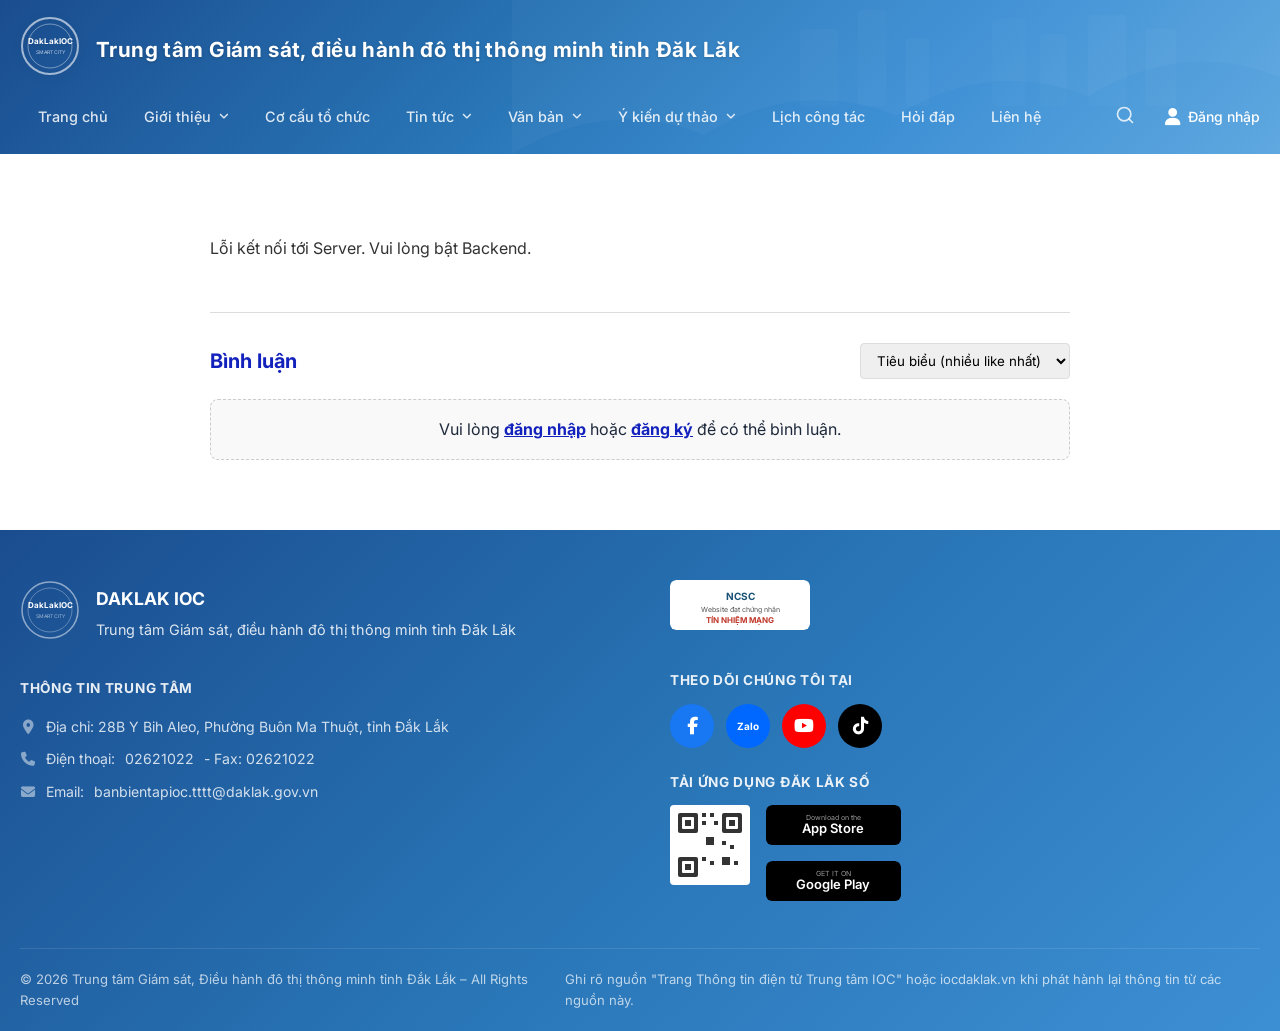
<file: cds-doi-moi-sang-tao.html>
<!DOCTYPE html>
<html lang="vi">

<head>
    <meta charset="UTF-8">
    <meta name="viewport" content="width=device-width, initial-scale=1.0">
    <title>CĐS - Đổi mới sáng tạo - DakLakIOC</title>
    <meta name="description" content="Trung tâm Giám sát, Điều hành đô thị thông minh tỉnh Đăk Lăk - DakLakIOC">
    <link rel="preconnect" href="https://fonts.googleapis.com">
    <link rel="preconnect" href="https://fonts.gstatic.com" crossorigin>
    <link
        href="https://fonts.googleapis.com/css2?family=Inter:wght@400;500;600;700;800&family=Playfair+Display:ital,wght@0,400;0,600;0,700;1,400;1,600;1,700&display=swap"
        rel="stylesheet">
    <link rel="stylesheet" href="https://cdnjs.cloudflare.com/ajax/libs/font-awesome/6.5.1/css/all.min.css">
    <link rel="stylesheet" href="giao-dien.css">
</head>

<body data-page-id="cds-doi-moi-sang-tao">
    <!-- ===== HEADER ===== -->
    <header class="header" id="header">
        <div class="header-banner">
            <!-- Blue gradient banner background -->
            <div class="header-banner-bg"></div>
            <div class="container">
                <div class="header-content">
                    <a href="#" class="logo">
                        <div class="logo-icon">
                            <svg viewBox="0 0 60 60" width="60" height="60">
                                <circle cx="30" cy="30" r="28" fill="none" stroke="rgba(255,255,255,0.6)"
                                    stroke-width="2" />
                                <circle cx="30" cy="30" r="22" fill="none" stroke="rgba(255,255,255,0.4)"
                                    stroke-width="1" />
                                <text x="30" y="28" text-anchor="middle" fill="white" font-size="8" font-weight="700"
                                    font-family="Inter">DakLakIOC</text>
                                <text x="30" y="38" text-anchor="middle" fill="rgba(255,255,255,0.7)" font-size="5"
                                    font-family="Inter">SMART CITY</text>
                            </svg>
                        </div>
                    </a>
                    <div class="header-title">
                        <a href="#">Trung tâm Giám sát, điều hành đô thị thông minh tỉnh Đăk Lăk</a>
                    </div>
                </div>
                <nav class="main-nav">
                    <a href="#" class="nav-small-logo">
                        <svg viewBox="0 0 60 60" width="50" height="50">
                            <circle cx="30" cy="30" r="28" fill="none" stroke="rgba(255,255,255,0.6)"
                                stroke-width="2" />
                            <circle cx="30" cy="30" r="22" fill="none" stroke="rgba(255,255,255,0.4)"
                                stroke-width="1" />
                            <text x="30" y="28" text-anchor="middle" fill="white" font-size="8" font-weight="700"
                                font-family="Inter">DakLakIOC</text>
                            <text x="30" y="38" text-anchor="middle" fill="rgba(255,255,255,0.7)" font-size="5"
                                font-family="Inter">SMART CITY</text>
                        </svg>
                    </a>
                    <ul class="nav-list">
                        <li class="nav-item">
                            <a href="trang-chu.html">Trang chủ</a>
                        </li>
                        <li class="nav-item has-dropdown">
                            <a href="#">Giới thiệu <i class="fa-solid fa-angle-down"></i></a>
                            <ul class="dropdown">
                                <li><a href="chuc-nang-nhiem-vu.html">Chức năng, nhiệm vụ</a></li>
                                <li><a href="dau-moi-ho-tro.html">Đầu mối hỗ trợ trực tuyến qua điện thoại</a></li>
                                <li><a href="lich-su-hinh-thanh.html">Lịch sử hình thành</a></li>
                                <li><a href="san-pham-tieu-bieu.html">Sản phẩm tiêu biểu</a></li>
                                <li><a href="so-do-to-chuc.html">Sơ đồ tổ chức</a></li>
                            </ul>
                        </li>
                        <li class="nav-item">
                            <a href="co-cau-to-chuc.html">Cơ cấu tổ chức</a>
                        </li>
                        <li class="nav-item has-dropdown">
                            <a href="#">Tin tức <i class="fa-solid fa-angle-down"></i></a>
                            <ul class="dropdown">
                                <li><a href="cap-nhat-bao-lu.html">Cập nhật bão lũ</a></li>
                                <li><a href="#">CĐS - Đổi mới sáng tạo</a></li>
                                <li><a href="#">Chỉ đạo điều hành</a></li>
                                <li><a href="#">Công tác xây dựng Đảng</a></li>
                                <li><a href="#">Giải pháp An toàn mạng</a></li>
                                <li><a href="#">Giải pháp An toàn thông tin</a></li>
                                <li><a href="#">Thông báo</a></li>
                                <li><a href="#">Tiêu chuẩn - Chất lượng</a></li>
                                <li><a href="#">Tin hoạt động</a></li>
                                <li><a href="#">Trao đổi kinh nghiệm</a></li>
                                <li><a href="#">Tương tác công dân</a></li>
                            </ul>
                        </li>
                        <li class="nav-item has-dropdown">
                            <a href="#">Văn bản <i class="fa-solid fa-angle-down"></i></a>
                            <ul class="dropdown">
                                <li><a href="#">Bộ Khoa học và Công nghệ</a></li>
                                <li><a href="#">CSDL VBQPPL tỉnh Đắk Lắk</a></li>
                                <li><a href="#">Khoa học và Công nghệ địa phương</a></li>
                                <li><a href="#">Khoa học và Công nghệ Trung ương</a></li>
                                <li><a href="#">UBND tỉnh Đắk Lắk</a></li>
                                <li><a href="#">Văn bản</a></li>
                                <li><a href="#">Văn bản Trung tâm IOC</a></li>
                            </ul>
                        </li>
                        <li class="nav-item has-dropdown">
                            <a href="#">Ý kiến dự thảo <i class="fa-solid fa-angle-down"></i></a>
                            <ul class="dropdown">
                                <li><a href="#">Văn bản dự thảo Sở KHCN</a></li>
                                <li class="dropdown-submenu">
                                    <a href="#">Văn bản dự thảo Trung tâm IOC <i class="fa-solid fa-angle-right"
                                            style="float: right; margin-top: 4px;"></i></a>
                                    <ul class="dropdown">
                                        <li><a href="#">Báo cáo</a></li>
                                        <li><a href="#">Công văn</a></li>
                                        <li><a href="#">Hướng dẫn</a></li>
                                        <li><a href="#">Quyết định</a></li>
                                        <li><a href="#">Tập huấn</a></li>
                                        <li><a href="#">Thông báo</a></li>
                                    </ul>
                                </li>
                                <li><a href="#">Văn bản dự thảo UBND tỉnh Đắk Lắk</a></li>
                            </ul>
                        </li>
                        <li class="nav-item">
                            <a href="#">Lịch công tác</a>
                        </li>
                        <li class="nav-item">
                            <a href="#">Hỏi đáp</a>
                        </li>
                        <li class="nav-item">
                            <a href="#">Liên hệ</a>
                        </li>
                    </ul>
                    
                    <button class="search-btn" id="searchBtn">
                        <svg xmlns="http://www.w3.org/2000/svg" width="20" height="20" viewBox="0 0 24 24" fill="none"
                            stroke="currentColor" stroke-width="2" stroke-linecap="round" stroke-linejoin="round">
                            <path d="m21 21-4.34-4.34" />
                            <circle cx="11" cy="11" r="8" />
                        </svg>
                    </button>
                    <div class="search-form" id="searchForm">
                        <form>
                            <input type="text" placeholder="Nhập tìm kiếm..." required
                                oninvalid="this.setCustomValidity('Vui lòng nhập từ khóa tìm kiếm')"
                                oninput="this.setCustomValidity('')">
                            <button type="submit">
                                <svg xmlns="http://www.w3.org/2000/svg" width="20" height="20" viewBox="0 0 24 24"
                                    fill="none" stroke="currentColor" stroke-width="2" stroke-linecap="round"
                                    stroke-linejoin="round">
                                    <circle cx="11" cy="11" r="8" />
                                    <path d="m21 21-4.34-4.34" />
                                </svg>
                            </button>
                            <button type="button" class="close-search" id="closeSearch">
                                <svg xmlns="http://www.w3.org/2000/svg" width="20" height="20" viewBox="0 0 24 24"
                                    fill="none" stroke="currentColor" stroke-width="2" stroke-linecap="round"
                                    stroke-linejoin="round">
                                    <path d="M18 6 6 18" />
                                    <path d="m6 6 12 12" />
                                </svg>
                            </button>
                        </form>
                    </div>
                    <div class="user-dropdown-container" id="userDropdownContainer" style="margin-left: 20px; margin-right: 0;">
                        <button class="user-btn" id="userBtn" title="Tài khoản" style="display: flex; align-items: center;">
                            <i class="fa-solid fa-user"></i> <span id="userBtnText" style="font-family: 'Inter', sans-serif; font-size: 14px; margin-left: 8px; font-weight: 500;">Đăng nhập</span>
                        </button>
                        <ul class="user-dropdown-menu" id="userDropdownMenu">
                            <li class="user-info-item">Xin chào, <b id="displayUsername">Guest</b></li>
                            <li><hr></li>
                            <li><a href="ho-so.html"><i class="fa-solid fa-address-card"></i> Hồ sơ cá nhân</a></li>
                            <li><a href="#" id="logoutBtn"><i class="fa-solid fa-right-from-bracket"></i> Đăng xuất</a></li>
                        </ul>
                    </div>
                </nav>
            </div>
        </div>
        <!-- Mobile menu button -->
        <button class="mobile-menu-btn" id="mobileMenuBtn">
            <i class="fa-solid fa-bars"></i>
        </button>
    </header>

    <!-- ===== ARTICLE CONTENT ===== -->
    <section class="article-section" style="padding: 50px 0; background: #fff;">
        <div class="container" style="max-width: 900px; margin: 0 auto; line-height: 1.8;">
            <h1 id="dynamic-news-title" style="font-size: 28px; color: #0a59ab; margin-bottom: 30px; text-transform: uppercase; font-weight: bold;"></h1>
            <div id="dynamic-news-content" style="font-size: 16px; color: #333;">
                Đang tải dữ liệu...
            </div>

            <!-- ===== COMMENTS SECTION ===== -->
            <div class="comments-section" id="commentsSection">
                <div class="comments-header">
                    <h3>Bình luận</h3>
                    <div class="comments-sort">
                        <select id="commentsSort">
                            <option value="likes">Tiêu biểu (nhiều like nhất)</option>
                            <option value="newest">Mới nhất</option>
                            <option value="oldest">Cũ nhất</option>
                        </select>
                    </div>
                </div>
                
                <div class="comments-input-area" id="commentsInputArea" style="display:none;">
                    <textarea id="commentInput" placeholder="Nhập bình luận của bạn..." rows="3"></textarea>
                    <div style="text-align: right; margin-top: 10px;">
                        <button id="postCommentBtn" class="post-comment-btn">Gửi bình luận</button>
                    </div>
                </div>
                <div class="comments-login-prompt" id="commentsLoginPrompt">
                    Vui lòng <a href="#" id="promptLoginBtn">đăng nhập</a> hoặc <a href="#" id="promptRegisterBtn">đăng ký</a> để có thể bình luận.
                </div>
                
                <div class="comments-list" id="commentsList">
                    <!-- Comments render here -->
                </div>
            </div>

        </div>
    </section>

    <!-- ===== FOOTER ===== -->
    <footer class="footer">
        <div class="container">
            <div class="footer-main">
                <div class="footer-left">
                    <div class="footer-brand">
                        <div class="footer-logo">
                            <svg viewBox="0 0 60 60" width="60" height="60">
                                <circle cx="30" cy="30" r="28" fill="none" stroke="rgba(255,255,255,0.5)"
                                    stroke-width="1.5" />
                                <circle cx="30" cy="30" r="22" fill="none" stroke="rgba(255,255,255,0.3)"
                                    stroke-width="1" />
                                <text x="30" y="28" text-anchor="middle" fill="white" font-size="8" font-weight="700"
                                    font-family="Inter">DakLakIOC</text>
                                <text x="30" y="38" text-anchor="middle" fill="rgba(255,255,255,0.6)" font-size="5"
                                    font-family="Inter">SMART CITY</text>
                            </svg>
                        </div>
                        <div class="footer-brand-text">
                            <strong>DAKLAK IOC</strong>
                            <span>Trung tâm Giám sát, điều hành đô thị thông minh tỉnh Đăk Lăk</span>
                        </div>
                    </div>
                    <div class="footer-info">
                        <h4>THÔNG TIN TRUNG TÂM</h4>
                        <p><i class="fa-solid fa-location-dot"></i> Địa chỉ: 28B Y Bih Aleo, Phường Buôn Ma Thuột, tỉnh
                            Đắk Lắk</p>
                        <p><i class="fa-solid fa-phone"></i> Điện thoại: <a href="tel:02621022">02621022</a> - Fax:
                            02621022</p>
                        <p><i class="fa-solid fa-envelope"></i> Email: <a
                                href="mailto:banbientapioc.tttt@daklak.gov.vn">banbientapioc.tttt@daklak.gov.vn</a></p>
                    </div>
                </div>
                <div class="footer-right">
                    <div class="footer-cert">
                        <div class="cert-badge">
                            <svg viewBox="0 0 140 50" width="140" height="50">
                                <rect width="140" height="50" rx="6" fill="white" />
                                <text x="70" y="20" text-anchor="middle" fill="#1a5276" font-size="10" font-weight="700"
                                    font-family="Inter">NCSC</text>
                                <text x="70" y="32" text-anchor="middle" fill="#555" font-size="7"
                                    font-family="Inter">Website đạt chứng nhận</text>
                                <text x="70" y="43" text-anchor="middle" fill="#c0392b" font-size="8" font-weight="700"
                                    font-family="Inter">TÍN NHIỆM MẠNG</text>
                            </svg>
                        </div>
                    </div>
                    <div class="footer-social">
                        <h4>THEO DÕI CHÚNG TÔI TẠI</h4>
                        <div class="social-links">
                            <a href="#" class="social-icon facebook" aria-label="Facebook">
                                <i class="fa-brands fa-facebook-f"></i>
                            </a>
                            <a href="#" class="social-icon zalo" aria-label="Zalo">
                                <span style="font-weight:700;font-size:10px;">Zalo</span>
                            </a>
                            <a href="#" class="social-icon youtube" aria-label="YouTube">
                                <i class="fa-brands fa-youtube"></i>
                            </a>
                            <a href="#" class="social-icon tiktok" aria-label="TikTok">
                                <i class="fa-brands fa-tiktok"></i>
                            </a>
                        </div>
                    </div>
                    <div class="footer-app">
                        <h4>TẢI ỨNG DỤNG ĐĂK LĂK SỐ</h4>
                        <div class="app-download">
                            <div class="qr-code">
                                <svg viewBox="0 0 80 80" width="80" height="80">
                                    <rect width="80" height="80" rx="4" fill="white" />
                                    <!-- QR code pattern -->
                                    <rect x="8" y="8" width="20" height="20" rx="2" fill="#333" />
                                    <rect x="52" y="8" width="20" height="20" rx="2" fill="#333" />
                                    <rect x="8" y="52" width="20" height="20" rx="2" fill="#333" />
                                    <rect x="12" y="12" width="12" height="12" rx="1" fill="white" />
                                    <rect x="56" y="12" width="12" height="12" rx="1" fill="white" />
                                    <rect x="12" y="56" width="12" height="12" rx="1" fill="white" />
                                    <rect x="15" y="15" width="6" height="6" fill="#333" />
                                    <rect x="59" y="15" width="6" height="6" fill="#333" />
                                    <rect x="15" y="59" width="6" height="6" fill="#333" />
                                    <rect x="32" y="8" width="4" height="4" fill="#333" />
                                    <rect x="40" y="8" width="4" height="4" fill="#333" />
                                    <rect x="32" y="16" width="4" height="4" fill="#333" />
                                    <rect x="44" y="16" width="4" height="4" fill="#333" />
                                    <rect x="36" y="32" width="8" height="8" fill="#333" />
                                    <rect x="52" y="36" width="4" height="4" fill="#333" />
                                    <rect x="60" y="40" width="4" height="4" fill="#333" />
                                    <rect x="32" y="52" width="4" height="4" fill="#333" />
                                    <rect x="40" y="56" width="4" height="4" fill="#333" />
                                    <rect x="52" y="52" width="8" height="8" fill="#333" />
                                    <rect x="64" y="56" width="4" height="4" fill="#333" />
                                </svg>
                            </div>
                            <div class="store-links">
                                <a href="#" class="store-btn">
                                    <svg viewBox="0 0 135 40" width="135" height="40">
                                        <rect width="135" height="40" rx="6" fill="#000" />
                                        <text x="67" y="15" text-anchor="middle" fill="#999" font-size="7"
                                            font-family="Inter">Download on the</text>
                                        <text x="67" y="28" text-anchor="middle" fill="white" font-size="13"
                                            font-weight="600" font-family="Inter">App Store</text>
                                    </svg>
                                </a>
                                <a href="#" class="store-btn">
                                    <svg viewBox="0 0 135 40" width="135" height="40">
                                        <rect width="135" height="40" rx="6" fill="#000" />
                                        <text x="67" y="15" text-anchor="middle" fill="#999" font-size="7"
                                            font-family="Inter">GET IT ON</text>
                                        <text x="67" y="28" text-anchor="middle" fill="white" font-size="13"
                                            font-weight="600" font-family="Inter">Google Play</text>
                                    </svg>
                                </a>
                            </div>
                        </div>
                    </div>
                </div>
            </div>
            <div class="footer-bottom">
                <p>© 2026 Trung tâm Giám sát, Điều hành đô thị thông minh tỉnh Đắk Lắk – All Rights Reserved</p>
                <p>Ghi rõ nguồn "Trang Thông tin điện tử Trung tâm IOC" hoặc iocdaklak.vn khi phát hành lại thông tin từ
                    các nguồn này.</p>
            </div>
        </div>
    </footer>

    <!-- ===== SCROLL TO TOP ===== -->
    <button class="scroll-top" id="scrollTopBtn" aria-label="Scroll to top">
        <i class="fa-solid fa-arrow-up"></i>
    </button>

    <script src="trang-chu.js"></script>
    <script src="binh-luan.js"></script>
    <script src="xac-thuc.js"></script>
</body>

</html>
</file>
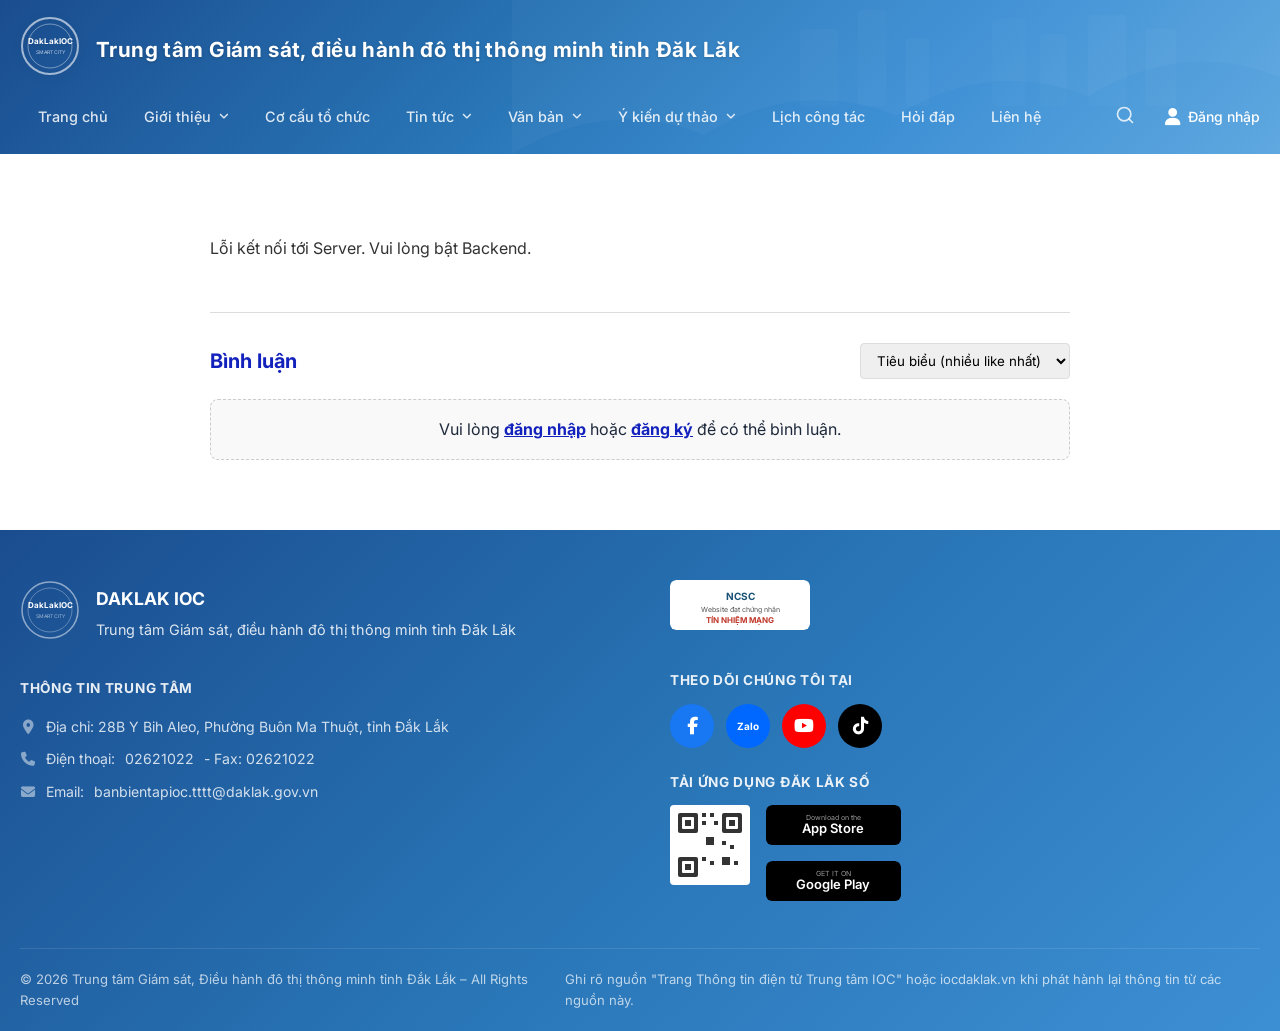
<file: chi-dao-dieu-hanh.html>
<!DOCTYPE html>
<html lang="vi">

<head>
    <meta charset="UTF-8">
    <meta name="viewport" content="width=device-width, initial-scale=1.0">
    <title>Chỉ đạo điều hành - DakLakIOC</title>
    <meta name="description" content="Trung tâm Giám sát, Điều hành đô thị thông minh tỉnh Đăk Lăk - DakLakIOC">
    <link rel="preconnect" href="https://fonts.googleapis.com">
    <link rel="preconnect" href="https://fonts.gstatic.com" crossorigin>
    <link
        href="https://fonts.googleapis.com/css2?family=Inter:wght@400;500;600;700;800&family=Playfair+Display:ital,wght@0,400;0,600;0,700;1,400;1,600;1,700&display=swap"
        rel="stylesheet">
    <link rel="stylesheet" href="https://cdnjs.cloudflare.com/ajax/libs/font-awesome/6.5.1/css/all.min.css">
    <link rel="stylesheet" href="giao-dien.css">
</head>

<body data-page-id="chi-dao-dieu-hanh">
    <!-- ===== HEADER ===== -->
    <header class="header" id="header">
        <div class="header-banner">
            <!-- Blue gradient banner background -->
            <div class="header-banner-bg"></div>
            <div class="container">
                <div class="header-content">
                    <a href="#" class="logo">
                        <div class="logo-icon">
                            <svg viewBox="0 0 60 60" width="60" height="60">
                                <circle cx="30" cy="30" r="28" fill="none" stroke="rgba(255,255,255,0.6)"
                                    stroke-width="2" />
                                <circle cx="30" cy="30" r="22" fill="none" stroke="rgba(255,255,255,0.4)"
                                    stroke-width="1" />
                                <text x="30" y="28" text-anchor="middle" fill="white" font-size="8" font-weight="700"
                                    font-family="Inter">DakLakIOC</text>
                                <text x="30" y="38" text-anchor="middle" fill="rgba(255,255,255,0.7)" font-size="5"
                                    font-family="Inter">SMART CITY</text>
                            </svg>
                        </div>
                    </a>
                    <div class="header-title">
                        <a href="#">Trung tâm Giám sát, điều hành đô thị thông minh tỉnh Đăk Lăk</a>
                    </div>
                </div>
                <nav class="main-nav">
                    <a href="#" class="nav-small-logo">
                        <svg viewBox="0 0 60 60" width="50" height="50">
                            <circle cx="30" cy="30" r="28" fill="none" stroke="rgba(255,255,255,0.6)"
                                stroke-width="2" />
                            <circle cx="30" cy="30" r="22" fill="none" stroke="rgba(255,255,255,0.4)"
                                stroke-width="1" />
                            <text x="30" y="28" text-anchor="middle" fill="white" font-size="8" font-weight="700"
                                font-family="Inter">DakLakIOC</text>
                            <text x="30" y="38" text-anchor="middle" fill="rgba(255,255,255,0.7)" font-size="5"
                                font-family="Inter">SMART CITY</text>
                        </svg>
                    </a>
                    <ul class="nav-list">
                        <li class="nav-item">
                            <a href="trang-chu.html">Trang chủ</a>
                        </li>
                        <li class="nav-item has-dropdown">
                            <a href="#">Giới thiệu <i class="fa-solid fa-angle-down"></i></a>
                            <ul class="dropdown">
                                <li><a href="chuc-nang-nhiem-vu.html">Chức năng, nhiệm vụ</a></li>
                                <li><a href="dau-moi-ho-tro.html">Đầu mối hỗ trợ trực tuyến qua điện thoại</a></li>
                                <li><a href="lich-su-hinh-thanh.html">Lịch sử hình thành</a></li>
                                <li><a href="san-pham-tieu-bieu.html">Sản phẩm tiêu biểu</a></li>
                                <li><a href="so-do-to-chuc.html">Sơ đồ tổ chức</a></li>
                            </ul>
                        </li>
                        <li class="nav-item">
                            <a href="co-cau-to-chuc.html">Cơ cấu tổ chức</a>
                        </li>
                        <li class="nav-item has-dropdown">
                            <a href="#">Tin tức <i class="fa-solid fa-angle-down"></i></a>
                            <ul class="dropdown">
                                <li><a href="cap-nhat-bao-lu.html">Cập nhật bão lũ</a></li>
                                <li><a href="#">CĐS - Đổi mới sáng tạo</a></li>
                                <li><a href="#">Chỉ đạo điều hành</a></li>
                                <li><a href="#">Công tác xây dựng Đảng</a></li>
                                <li><a href="#">Giải pháp An toàn mạng</a></li>
                                <li><a href="#">Giải pháp An toàn thông tin</a></li>
                                <li><a href="#">Thông báo</a></li>
                                <li><a href="#">Tiêu chuẩn - Chất lượng</a></li>
                                <li><a href="#">Tin hoạt động</a></li>
                                <li><a href="#">Trao đổi kinh nghiệm</a></li>
                                <li><a href="#">Tương tác công dân</a></li>
                            </ul>
                        </li>
                        <li class="nav-item has-dropdown">
                            <a href="#">Văn bản <i class="fa-solid fa-angle-down"></i></a>
                            <ul class="dropdown">
                                <li><a href="#">Bộ Khoa học và Công nghệ</a></li>
                                <li><a href="#">CSDL VBQPPL tỉnh Đắk Lắk</a></li>
                                <li><a href="#">Khoa học và Công nghệ địa phương</a></li>
                                <li><a href="#">Khoa học và Công nghệ Trung ương</a></li>
                                <li><a href="#">UBND tỉnh Đắk Lắk</a></li>
                                <li><a href="#">Văn bản</a></li>
                                <li><a href="#">Văn bản Trung tâm IOC</a></li>
                            </ul>
                        </li>
                        <li class="nav-item has-dropdown">
                            <a href="#">Ý kiến dự thảo <i class="fa-solid fa-angle-down"></i></a>
                            <ul class="dropdown">
                                <li><a href="#">Văn bản dự thảo Sở KHCN</a></li>
                                <li class="dropdown-submenu">
                                    <a href="#">Văn bản dự thảo Trung tâm IOC <i class="fa-solid fa-angle-right"
                                            style="float: right; margin-top: 4px;"></i></a>
                                    <ul class="dropdown">
                                        <li><a href="#">Báo cáo</a></li>
                                        <li><a href="#">Công văn</a></li>
                                        <li><a href="#">Hướng dẫn</a></li>
                                        <li><a href="#">Quyết định</a></li>
                                        <li><a href="#">Tập huấn</a></li>
                                        <li><a href="#">Thông báo</a></li>
                                    </ul>
                                </li>
                                <li><a href="#">Văn bản dự thảo UBND tỉnh Đắk Lắk</a></li>
                            </ul>
                        </li>
                        <li class="nav-item">
                            <a href="#">Lịch công tác</a>
                        </li>
                        <li class="nav-item">
                            <a href="#">Hỏi đáp</a>
                        </li>
                        <li class="nav-item">
                            <a href="#">Liên hệ</a>
                        </li>
                    </ul>
                    
                    <button class="search-btn" id="searchBtn">
                        <svg xmlns="http://www.w3.org/2000/svg" width="20" height="20" viewBox="0 0 24 24" fill="none"
                            stroke="currentColor" stroke-width="2" stroke-linecap="round" stroke-linejoin="round">
                            <path d="m21 21-4.34-4.34" />
                            <circle cx="11" cy="11" r="8" />
                        </svg>
                    </button>
                    <div class="search-form" id="searchForm">
                        <form>
                            <input type="text" placeholder="Nhập tìm kiếm..." required
                                oninvalid="this.setCustomValidity('Vui lòng nhập từ khóa tìm kiếm')"
                                oninput="this.setCustomValidity('')">
                            <button type="submit">
                                <svg xmlns="http://www.w3.org/2000/svg" width="20" height="20" viewBox="0 0 24 24"
                                    fill="none" stroke="currentColor" stroke-width="2" stroke-linecap="round"
                                    stroke-linejoin="round">
                                    <circle cx="11" cy="11" r="8" />
                                    <path d="m21 21-4.34-4.34" />
                                </svg>
                            </button>
                            <button type="button" class="close-search" id="closeSearch">
                                <svg xmlns="http://www.w3.org/2000/svg" width="20" height="20" viewBox="0 0 24 24"
                                    fill="none" stroke="currentColor" stroke-width="2" stroke-linecap="round"
                                    stroke-linejoin="round">
                                    <path d="M18 6 6 18" />
                                    <path d="m6 6 12 12" />
                                </svg>
                            </button>
                        </form>
                    </div>
                    <div class="user-dropdown-container" id="userDropdownContainer" style="margin-left: 20px; margin-right: 0;">
                        <button class="user-btn" id="userBtn" title="Tài khoản" style="display: flex; align-items: center;">
                            <i class="fa-solid fa-user"></i> <span id="userBtnText" style="font-family: 'Inter', sans-serif; font-size: 14px; margin-left: 8px; font-weight: 500;">Đăng nhập</span>
                        </button>
                        <ul class="user-dropdown-menu" id="userDropdownMenu">
                            <li class="user-info-item">Xin chào, <b id="displayUsername">Guest</b></li>
                            <li><hr></li>
                            <li><a href="ho-so.html"><i class="fa-solid fa-address-card"></i> Hồ sơ cá nhân</a></li>
                            <li><a href="#" id="logoutBtn"><i class="fa-solid fa-right-from-bracket"></i> Đăng xuất</a></li>
                        </ul>
                    </div>
                </nav>
            </div>
        </div>
        <!-- Mobile menu button -->
        <button class="mobile-menu-btn" id="mobileMenuBtn">
            <i class="fa-solid fa-bars"></i>
        </button>
    </header>

    <!-- ===== ARTICLE CONTENT ===== -->
    <section class="article-section" style="padding: 50px 0; background: #fff;">
        <div class="container" style="max-width: 900px; margin: 0 auto; line-height: 1.8;">
            <h1 id="dynamic-news-title" style="font-size: 28px; color: #0a59ab; margin-bottom: 30px; text-transform: uppercase; font-weight: bold;"></h1>
            <div id="dynamic-news-content" style="font-size: 16px; color: #333;">
                Đang tải dữ liệu...
            </div>

            <!-- ===== COMMENTS SECTION ===== -->
            <div class="comments-section" id="commentsSection">
                <div class="comments-header">
                    <h3>Bình luận</h3>
                    <div class="comments-sort">
                        <select id="commentsSort">
                            <option value="likes">Tiêu biểu (nhiều like nhất)</option>
                            <option value="newest">Mới nhất</option>
                            <option value="oldest">Cũ nhất</option>
                        </select>
                    </div>
                </div>
                
                <div class="comments-input-area" id="commentsInputArea" style="display:none;">
                    <textarea id="commentInput" placeholder="Nhập bình luận của bạn..." rows="3"></textarea>
                    <div style="text-align: right; margin-top: 10px;">
                        <button id="postCommentBtn" class="post-comment-btn">Gửi bình luận</button>
                    </div>
                </div>
                <div class="comments-login-prompt" id="commentsLoginPrompt">
                    Vui lòng <a href="#" id="promptLoginBtn">đăng nhập</a> hoặc <a href="#" id="promptRegisterBtn">đăng ký</a> để có thể bình luận.
                </div>
                
                <div class="comments-list" id="commentsList">
                    <!-- Comments render here -->
                </div>
            </div>

        </div>
    </section>

    <!-- ===== FOOTER ===== -->
    <footer class="footer">
        <div class="container">
            <div class="footer-main">
                <div class="footer-left">
                    <div class="footer-brand">
                        <div class="footer-logo">
                            <svg viewBox="0 0 60 60" width="60" height="60">
                                <circle cx="30" cy="30" r="28" fill="none" stroke="rgba(255,255,255,0.5)"
                                    stroke-width="1.5" />
                                <circle cx="30" cy="30" r="22" fill="none" stroke="rgba(255,255,255,0.3)"
                                    stroke-width="1" />
                                <text x="30" y="28" text-anchor="middle" fill="white" font-size="8" font-weight="700"
                                    font-family="Inter">DakLakIOC</text>
                                <text x="30" y="38" text-anchor="middle" fill="rgba(255,255,255,0.6)" font-size="5"
                                    font-family="Inter">SMART CITY</text>
                            </svg>
                        </div>
                        <div class="footer-brand-text">
                            <strong>DAKLAK IOC</strong>
                            <span>Trung tâm Giám sát, điều hành đô thị thông minh tỉnh Đăk Lăk</span>
                        </div>
                    </div>
                    <div class="footer-info">
                        <h4>THÔNG TIN TRUNG TÂM</h4>
                        <p><i class="fa-solid fa-location-dot"></i> Địa chỉ: 28B Y Bih Aleo, Phường Buôn Ma Thuột, tỉnh
                            Đắk Lắk</p>
                        <p><i class="fa-solid fa-phone"></i> Điện thoại: <a href="tel:02621022">02621022</a> - Fax:
                            02621022</p>
                        <p><i class="fa-solid fa-envelope"></i> Email: <a
                                href="mailto:banbientapioc.tttt@daklak.gov.vn">banbientapioc.tttt@daklak.gov.vn</a></p>
                    </div>
                </div>
                <div class="footer-right">
                    <div class="footer-cert">
                        <div class="cert-badge">
                            <svg viewBox="0 0 140 50" width="140" height="50">
                                <rect width="140" height="50" rx="6" fill="white" />
                                <text x="70" y="20" text-anchor="middle" fill="#1a5276" font-size="10" font-weight="700"
                                    font-family="Inter">NCSC</text>
                                <text x="70" y="32" text-anchor="middle" fill="#555" font-size="7"
                                    font-family="Inter">Website đạt chứng nhận</text>
                                <text x="70" y="43" text-anchor="middle" fill="#c0392b" font-size="8" font-weight="700"
                                    font-family="Inter">TÍN NHIỆM MẠNG</text>
                            </svg>
                        </div>
                    </div>
                    <div class="footer-social">
                        <h4>THEO DÕI CHÚNG TÔI TẠI</h4>
                        <div class="social-links">
                            <a href="#" class="social-icon facebook" aria-label="Facebook">
                                <i class="fa-brands fa-facebook-f"></i>
                            </a>
                            <a href="#" class="social-icon zalo" aria-label="Zalo">
                                <span style="font-weight:700;font-size:10px;">Zalo</span>
                            </a>
                            <a href="#" class="social-icon youtube" aria-label="YouTube">
                                <i class="fa-brands fa-youtube"></i>
                            </a>
                            <a href="#" class="social-icon tiktok" aria-label="TikTok">
                                <i class="fa-brands fa-tiktok"></i>
                            </a>
                        </div>
                    </div>
                    <div class="footer-app">
                        <h4>TẢI ỨNG DỤNG ĐĂK LĂK SỐ</h4>
                        <div class="app-download">
                            <div class="qr-code">
                                <svg viewBox="0 0 80 80" width="80" height="80">
                                    <rect width="80" height="80" rx="4" fill="white" />
                                    <!-- QR code pattern -->
                                    <rect x="8" y="8" width="20" height="20" rx="2" fill="#333" />
                                    <rect x="52" y="8" width="20" height="20" rx="2" fill="#333" />
                                    <rect x="8" y="52" width="20" height="20" rx="2" fill="#333" />
                                    <rect x="12" y="12" width="12" height="12" rx="1" fill="white" />
                                    <rect x="56" y="12" width="12" height="12" rx="1" fill="white" />
                                    <rect x="12" y="56" width="12" height="12" rx="1" fill="white" />
                                    <rect x="15" y="15" width="6" height="6" fill="#333" />
                                    <rect x="59" y="15" width="6" height="6" fill="#333" />
                                    <rect x="15" y="59" width="6" height="6" fill="#333" />
                                    <rect x="32" y="8" width="4" height="4" fill="#333" />
                                    <rect x="40" y="8" width="4" height="4" fill="#333" />
                                    <rect x="32" y="16" width="4" height="4" fill="#333" />
                                    <rect x="44" y="16" width="4" height="4" fill="#333" />
                                    <rect x="36" y="32" width="8" height="8" fill="#333" />
                                    <rect x="52" y="36" width="4" height="4" fill="#333" />
                                    <rect x="60" y="40" width="4" height="4" fill="#333" />
                                    <rect x="32" y="52" width="4" height="4" fill="#333" />
                                    <rect x="40" y="56" width="4" height="4" fill="#333" />
                                    <rect x="52" y="52" width="8" height="8" fill="#333" />
                                    <rect x="64" y="56" width="4" height="4" fill="#333" />
                                </svg>
                            </div>
                            <div class="store-links">
                                <a href="#" class="store-btn">
                                    <svg viewBox="0 0 135 40" width="135" height="40">
                                        <rect width="135" height="40" rx="6" fill="#000" />
                                        <text x="67" y="15" text-anchor="middle" fill="#999" font-size="7"
                                            font-family="Inter">Download on the</text>
                                        <text x="67" y="28" text-anchor="middle" fill="white" font-size="13"
                                            font-weight="600" font-family="Inter">App Store</text>
                                    </svg>
                                </a>
                                <a href="#" class="store-btn">
                                    <svg viewBox="0 0 135 40" width="135" height="40">
                                        <rect width="135" height="40" rx="6" fill="#000" />
                                        <text x="67" y="15" text-anchor="middle" fill="#999" font-size="7"
                                            font-family="Inter">GET IT ON</text>
                                        <text x="67" y="28" text-anchor="middle" fill="white" font-size="13"
                                            font-weight="600" font-family="Inter">Google Play</text>
                                    </svg>
                                </a>
                            </div>
                        </div>
                    </div>
                </div>
            </div>
            <div class="footer-bottom">
                <p>© 2026 Trung tâm Giám sát, Điều hành đô thị thông minh tỉnh Đắk Lắk – All Rights Reserved</p>
                <p>Ghi rõ nguồn "Trang Thông tin điện tử Trung tâm IOC" hoặc iocdaklak.vn khi phát hành lại thông tin từ
                    các nguồn này.</p>
            </div>
        </div>
    </footer>

    <!-- ===== SCROLL TO TOP ===== -->
    <button class="scroll-top" id="scrollTopBtn" aria-label="Scroll to top">
        <i class="fa-solid fa-arrow-up"></i>
    </button>

    <script src="trang-chu.js"></script>
    <script src="binh-luan.js"></script>
    <script src="xac-thuc.js"></script>
</body>

</html>
</file>
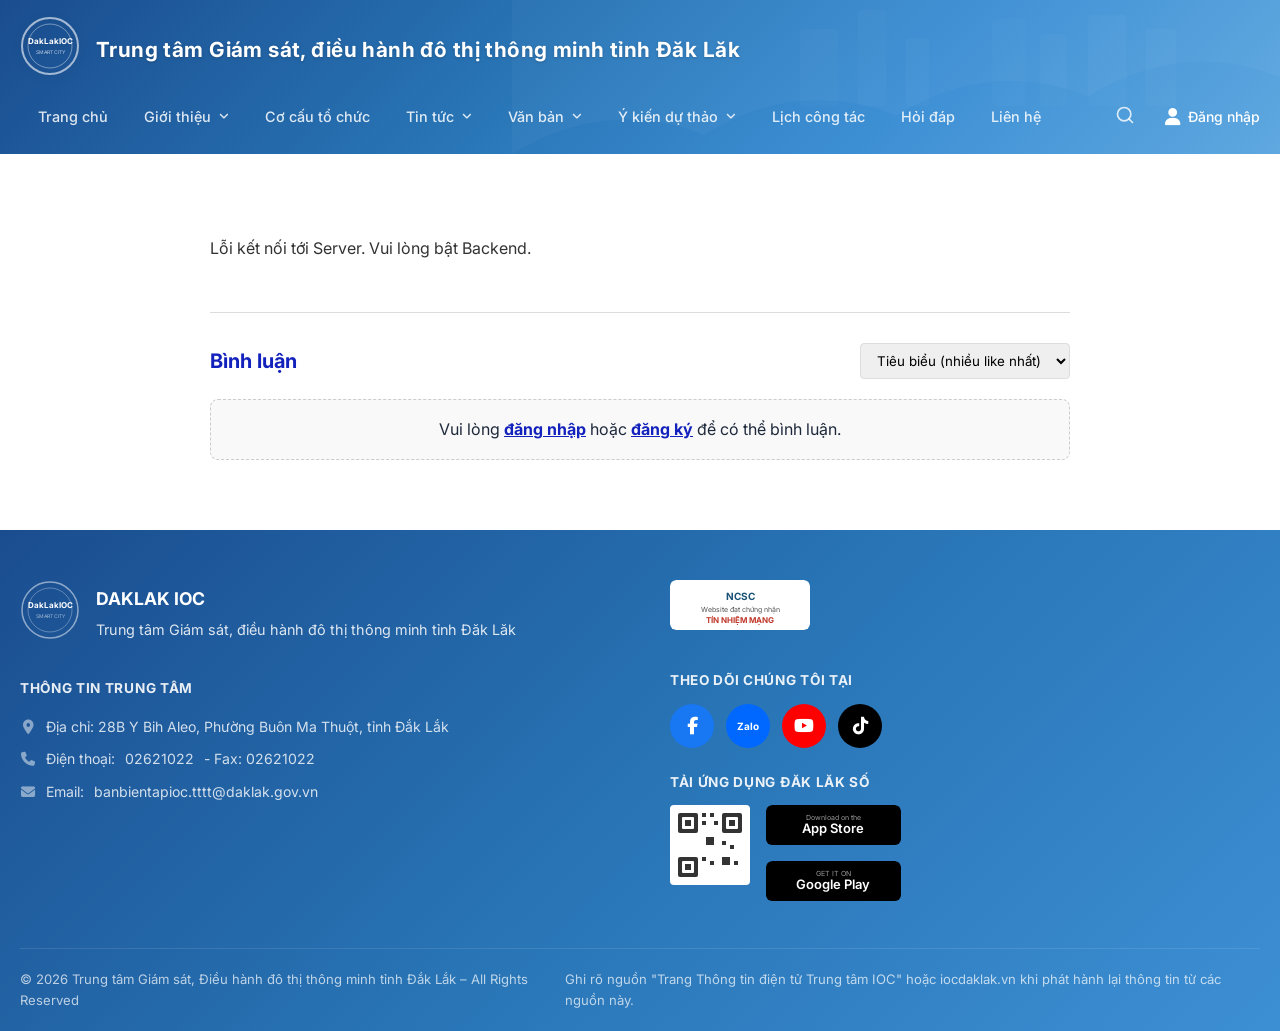
<file: cong-tac-xay-dung-dang.html>
<!DOCTYPE html>
<html lang="vi">

<head>
    <meta charset="UTF-8">
    <meta name="viewport" content="width=device-width, initial-scale=1.0">
    <title>Công tác xây dựng Đảng - DakLakIOC</title>
    <meta name="description" content="Trung tâm Giám sát, Điều hành đô thị thông minh tỉnh Đăk Lăk - DakLakIOC">
    <link rel="preconnect" href="https://fonts.googleapis.com">
    <link rel="preconnect" href="https://fonts.gstatic.com" crossorigin>
    <link
        href="https://fonts.googleapis.com/css2?family=Inter:wght@400;500;600;700;800&family=Playfair+Display:ital,wght@0,400;0,600;0,700;1,400;1,600;1,700&display=swap"
        rel="stylesheet">
    <link rel="stylesheet" href="https://cdnjs.cloudflare.com/ajax/libs/font-awesome/6.5.1/css/all.min.css">
    <link rel="stylesheet" href="giao-dien.css">
</head>

<body data-page-id="cong-tac-xay-dung-dang">
    <!-- ===== HEADER ===== -->
    <header class="header" id="header">
        <div class="header-banner">
            <!-- Blue gradient banner background -->
            <div class="header-banner-bg"></div>
            <div class="container">
                <div class="header-content">
                    <a href="#" class="logo">
                        <div class="logo-icon">
                            <svg viewBox="0 0 60 60" width="60" height="60">
                                <circle cx="30" cy="30" r="28" fill="none" stroke="rgba(255,255,255,0.6)"
                                    stroke-width="2" />
                                <circle cx="30" cy="30" r="22" fill="none" stroke="rgba(255,255,255,0.4)"
                                    stroke-width="1" />
                                <text x="30" y="28" text-anchor="middle" fill="white" font-size="8" font-weight="700"
                                    font-family="Inter">DakLakIOC</text>
                                <text x="30" y="38" text-anchor="middle" fill="rgba(255,255,255,0.7)" font-size="5"
                                    font-family="Inter">SMART CITY</text>
                            </svg>
                        </div>
                    </a>
                    <div class="header-title">
                        <a href="#">Trung tâm Giám sát, điều hành đô thị thông minh tỉnh Đăk Lăk</a>
                    </div>
                </div>
                <nav class="main-nav">
                    <a href="#" class="nav-small-logo">
                        <svg viewBox="0 0 60 60" width="50" height="50">
                            <circle cx="30" cy="30" r="28" fill="none" stroke="rgba(255,255,255,0.6)"
                                stroke-width="2" />
                            <circle cx="30" cy="30" r="22" fill="none" stroke="rgba(255,255,255,0.4)"
                                stroke-width="1" />
                            <text x="30" y="28" text-anchor="middle" fill="white" font-size="8" font-weight="700"
                                font-family="Inter">DakLakIOC</text>
                            <text x="30" y="38" text-anchor="middle" fill="rgba(255,255,255,0.7)" font-size="5"
                                font-family="Inter">SMART CITY</text>
                        </svg>
                    </a>
                    <ul class="nav-list">
                        <li class="nav-item">
                            <a href="trang-chu.html">Trang chủ</a>
                        </li>
                        <li class="nav-item has-dropdown">
                            <a href="#">Giới thiệu <i class="fa-solid fa-angle-down"></i></a>
                            <ul class="dropdown">
                                <li><a href="chuc-nang-nhiem-vu.html">Chức năng, nhiệm vụ</a></li>
                                <li><a href="dau-moi-ho-tro.html">Đầu mối hỗ trợ trực tuyến qua điện thoại</a></li>
                                <li><a href="lich-su-hinh-thanh.html">Lịch sử hình thành</a></li>
                                <li><a href="san-pham-tieu-bieu.html">Sản phẩm tiêu biểu</a></li>
                                <li><a href="so-do-to-chuc.html">Sơ đồ tổ chức</a></li>
                            </ul>
                        </li>
                        <li class="nav-item">
                            <a href="co-cau-to-chuc.html">Cơ cấu tổ chức</a>
                        </li>
                        <li class="nav-item has-dropdown">
                            <a href="#">Tin tức <i class="fa-solid fa-angle-down"></i></a>
                            <ul class="dropdown">
                                <li><a href="cap-nhat-bao-lu.html">Cập nhật bão lũ</a></li>
                                <li><a href="#">CĐS - Đổi mới sáng tạo</a></li>
                                <li><a href="#">Chỉ đạo điều hành</a></li>
                                <li><a href="#">Công tác xây dựng Đảng</a></li>
                                <li><a href="#">Giải pháp An toàn mạng</a></li>
                                <li><a href="#">Giải pháp An toàn thông tin</a></li>
                                <li><a href="#">Thông báo</a></li>
                                <li><a href="#">Tiêu chuẩn - Chất lượng</a></li>
                                <li><a href="#">Tin hoạt động</a></li>
                                <li><a href="#">Trao đổi kinh nghiệm</a></li>
                                <li><a href="#">Tương tác công dân</a></li>
                            </ul>
                        </li>
                        <li class="nav-item has-dropdown">
                            <a href="#">Văn bản <i class="fa-solid fa-angle-down"></i></a>
                            <ul class="dropdown">
                                <li><a href="#">Bộ Khoa học và Công nghệ</a></li>
                                <li><a href="#">CSDL VBQPPL tỉnh Đắk Lắk</a></li>
                                <li><a href="#">Khoa học và Công nghệ địa phương</a></li>
                                <li><a href="#">Khoa học và Công nghệ Trung ương</a></li>
                                <li><a href="#">UBND tỉnh Đắk Lắk</a></li>
                                <li><a href="#">Văn bản</a></li>
                                <li><a href="#">Văn bản Trung tâm IOC</a></li>
                            </ul>
                        </li>
                        <li class="nav-item has-dropdown">
                            <a href="#">Ý kiến dự thảo <i class="fa-solid fa-angle-down"></i></a>
                            <ul class="dropdown">
                                <li><a href="#">Văn bản dự thảo Sở KHCN</a></li>
                                <li class="dropdown-submenu">
                                    <a href="#">Văn bản dự thảo Trung tâm IOC <i class="fa-solid fa-angle-right"
                                            style="float: right; margin-top: 4px;"></i></a>
                                    <ul class="dropdown">
                                        <li><a href="#">Báo cáo</a></li>
                                        <li><a href="#">Công văn</a></li>
                                        <li><a href="#">Hướng dẫn</a></li>
                                        <li><a href="#">Quyết định</a></li>
                                        <li><a href="#">Tập huấn</a></li>
                                        <li><a href="#">Thông báo</a></li>
                                    </ul>
                                </li>
                                <li><a href="#">Văn bản dự thảo UBND tỉnh Đắk Lắk</a></li>
                            </ul>
                        </li>
                        <li class="nav-item">
                            <a href="#">Lịch công tác</a>
                        </li>
                        <li class="nav-item">
                            <a href="#">Hỏi đáp</a>
                        </li>
                        <li class="nav-item">
                            <a href="#">Liên hệ</a>
                        </li>
                    </ul>
                    
                    <button class="search-btn" id="searchBtn">
                        <svg xmlns="http://www.w3.org/2000/svg" width="20" height="20" viewBox="0 0 24 24" fill="none"
                            stroke="currentColor" stroke-width="2" stroke-linecap="round" stroke-linejoin="round">
                            <path d="m21 21-4.34-4.34" />
                            <circle cx="11" cy="11" r="8" />
                        </svg>
                    </button>
                    <div class="search-form" id="searchForm">
                        <form>
                            <input type="text" placeholder="Nhập tìm kiếm..." required
                                oninvalid="this.setCustomValidity('Vui lòng nhập từ khóa tìm kiếm')"
                                oninput="this.setCustomValidity('')">
                            <button type="submit">
                                <svg xmlns="http://www.w3.org/2000/svg" width="20" height="20" viewBox="0 0 24 24"
                                    fill="none" stroke="currentColor" stroke-width="2" stroke-linecap="round"
                                    stroke-linejoin="round">
                                    <circle cx="11" cy="11" r="8" />
                                    <path d="m21 21-4.34-4.34" />
                                </svg>
                            </button>
                            <button type="button" class="close-search" id="closeSearch">
                                <svg xmlns="http://www.w3.org/2000/svg" width="20" height="20" viewBox="0 0 24 24"
                                    fill="none" stroke="currentColor" stroke-width="2" stroke-linecap="round"
                                    stroke-linejoin="round">
                                    <path d="M18 6 6 18" />
                                    <path d="m6 6 12 12" />
                                </svg>
                            </button>
                        </form>
                    </div>
                    <div class="user-dropdown-container" id="userDropdownContainer" style="margin-left: 20px; margin-right: 0;">
                        <button class="user-btn" id="userBtn" title="Tài khoản" style="display: flex; align-items: center;">
                            <i class="fa-solid fa-user"></i> <span id="userBtnText" style="font-family: 'Inter', sans-serif; font-size: 14px; margin-left: 8px; font-weight: 500;">Đăng nhập</span>
                        </button>
                        <ul class="user-dropdown-menu" id="userDropdownMenu">
                            <li class="user-info-item">Xin chào, <b id="displayUsername">Guest</b></li>
                            <li><hr></li>
                            <li><a href="ho-so.html"><i class="fa-solid fa-address-card"></i> Hồ sơ cá nhân</a></li>
                            <li><a href="#" id="logoutBtn"><i class="fa-solid fa-right-from-bracket"></i> Đăng xuất</a></li>
                        </ul>
                    </div>
                </nav>
            </div>
        </div>
        <!-- Mobile menu button -->
        <button class="mobile-menu-btn" id="mobileMenuBtn">
            <i class="fa-solid fa-bars"></i>
        </button>
    </header>

    <!-- ===== ARTICLE CONTENT ===== -->
    <section class="article-section" style="padding: 50px 0; background: #fff;">
        <div class="container" style="max-width: 900px; margin: 0 auto; line-height: 1.8;">
            <h1 id="dynamic-news-title" style="font-size: 28px; color: #0a59ab; margin-bottom: 30px; text-transform: uppercase; font-weight: bold;"></h1>
            <div id="dynamic-news-content" style="font-size: 16px; color: #333;">
                Đang tải dữ liệu...
            </div>

            <!-- ===== COMMENTS SECTION ===== -->
            <div class="comments-section" id="commentsSection">
                <div class="comments-header">
                    <h3>Bình luận</h3>
                    <div class="comments-sort">
                        <select id="commentsSort">
                            <option value="likes">Tiêu biểu (nhiều like nhất)</option>
                            <option value="newest">Mới nhất</option>
                            <option value="oldest">Cũ nhất</option>
                        </select>
                    </div>
                </div>
                
                <div class="comments-input-area" id="commentsInputArea" style="display:none;">
                    <textarea id="commentInput" placeholder="Nhập bình luận của bạn..." rows="3"></textarea>
                    <div style="text-align: right; margin-top: 10px;">
                        <button id="postCommentBtn" class="post-comment-btn">Gửi bình luận</button>
                    </div>
                </div>
                <div class="comments-login-prompt" id="commentsLoginPrompt">
                    Vui lòng <a href="#" id="promptLoginBtn">đăng nhập</a> hoặc <a href="#" id="promptRegisterBtn">đăng ký</a> để có thể bình luận.
                </div>
                
                <div class="comments-list" id="commentsList">
                    <!-- Comments render here -->
                </div>
            </div>

        </div>
    </section>

    <!-- ===== FOOTER ===== -->
    <footer class="footer">
        <div class="container">
            <div class="footer-main">
                <div class="footer-left">
                    <div class="footer-brand">
                        <div class="footer-logo">
                            <svg viewBox="0 0 60 60" width="60" height="60">
                                <circle cx="30" cy="30" r="28" fill="none" stroke="rgba(255,255,255,0.5)"
                                    stroke-width="1.5" />
                                <circle cx="30" cy="30" r="22" fill="none" stroke="rgba(255,255,255,0.3)"
                                    stroke-width="1" />
                                <text x="30" y="28" text-anchor="middle" fill="white" font-size="8" font-weight="700"
                                    font-family="Inter">DakLakIOC</text>
                                <text x="30" y="38" text-anchor="middle" fill="rgba(255,255,255,0.6)" font-size="5"
                                    font-family="Inter">SMART CITY</text>
                            </svg>
                        </div>
                        <div class="footer-brand-text">
                            <strong>DAKLAK IOC</strong>
                            <span>Trung tâm Giám sát, điều hành đô thị thông minh tỉnh Đăk Lăk</span>
                        </div>
                    </div>
                    <div class="footer-info">
                        <h4>THÔNG TIN TRUNG TÂM</h4>
                        <p><i class="fa-solid fa-location-dot"></i> Địa chỉ: 28B Y Bih Aleo, Phường Buôn Ma Thuột, tỉnh
                            Đắk Lắk</p>
                        <p><i class="fa-solid fa-phone"></i> Điện thoại: <a href="tel:02621022">02621022</a> - Fax:
                            02621022</p>
                        <p><i class="fa-solid fa-envelope"></i> Email: <a
                                href="mailto:banbientapioc.tttt@daklak.gov.vn">banbientapioc.tttt@daklak.gov.vn</a></p>
                    </div>
                </div>
                <div class="footer-right">
                    <div class="footer-cert">
                        <div class="cert-badge">
                            <svg viewBox="0 0 140 50" width="140" height="50">
                                <rect width="140" height="50" rx="6" fill="white" />
                                <text x="70" y="20" text-anchor="middle" fill="#1a5276" font-size="10" font-weight="700"
                                    font-family="Inter">NCSC</text>
                                <text x="70" y="32" text-anchor="middle" fill="#555" font-size="7"
                                    font-family="Inter">Website đạt chứng nhận</text>
                                <text x="70" y="43" text-anchor="middle" fill="#c0392b" font-size="8" font-weight="700"
                                    font-family="Inter">TÍN NHIỆM MẠNG</text>
                            </svg>
                        </div>
                    </div>
                    <div class="footer-social">
                        <h4>THEO DÕI CHÚNG TÔI TẠI</h4>
                        <div class="social-links">
                            <a href="#" class="social-icon facebook" aria-label="Facebook">
                                <i class="fa-brands fa-facebook-f"></i>
                            </a>
                            <a href="#" class="social-icon zalo" aria-label="Zalo">
                                <span style="font-weight:700;font-size:10px;">Zalo</span>
                            </a>
                            <a href="#" class="social-icon youtube" aria-label="YouTube">
                                <i class="fa-brands fa-youtube"></i>
                            </a>
                            <a href="#" class="social-icon tiktok" aria-label="TikTok">
                                <i class="fa-brands fa-tiktok"></i>
                            </a>
                        </div>
                    </div>
                    <div class="footer-app">
                        <h4>TẢI ỨNG DỤNG ĐĂK LĂK SỐ</h4>
                        <div class="app-download">
                            <div class="qr-code">
                                <svg viewBox="0 0 80 80" width="80" height="80">
                                    <rect width="80" height="80" rx="4" fill="white" />
                                    <!-- QR code pattern -->
                                    <rect x="8" y="8" width="20" height="20" rx="2" fill="#333" />
                                    <rect x="52" y="8" width="20" height="20" rx="2" fill="#333" />
                                    <rect x="8" y="52" width="20" height="20" rx="2" fill="#333" />
                                    <rect x="12" y="12" width="12" height="12" rx="1" fill="white" />
                                    <rect x="56" y="12" width="12" height="12" rx="1" fill="white" />
                                    <rect x="12" y="56" width="12" height="12" rx="1" fill="white" />
                                    <rect x="15" y="15" width="6" height="6" fill="#333" />
                                    <rect x="59" y="15" width="6" height="6" fill="#333" />
                                    <rect x="15" y="59" width="6" height="6" fill="#333" />
                                    <rect x="32" y="8" width="4" height="4" fill="#333" />
                                    <rect x="40" y="8" width="4" height="4" fill="#333" />
                                    <rect x="32" y="16" width="4" height="4" fill="#333" />
                                    <rect x="44" y="16" width="4" height="4" fill="#333" />
                                    <rect x="36" y="32" width="8" height="8" fill="#333" />
                                    <rect x="52" y="36" width="4" height="4" fill="#333" />
                                    <rect x="60" y="40" width="4" height="4" fill="#333" />
                                    <rect x="32" y="52" width="4" height="4" fill="#333" />
                                    <rect x="40" y="56" width="4" height="4" fill="#333" />
                                    <rect x="52" y="52" width="8" height="8" fill="#333" />
                                    <rect x="64" y="56" width="4" height="4" fill="#333" />
                                </svg>
                            </div>
                            <div class="store-links">
                                <a href="#" class="store-btn">
                                    <svg viewBox="0 0 135 40" width="135" height="40">
                                        <rect width="135" height="40" rx="6" fill="#000" />
                                        <text x="67" y="15" text-anchor="middle" fill="#999" font-size="7"
                                            font-family="Inter">Download on the</text>
                                        <text x="67" y="28" text-anchor="middle" fill="white" font-size="13"
                                            font-weight="600" font-family="Inter">App Store</text>
                                    </svg>
                                </a>
                                <a href="#" class="store-btn">
                                    <svg viewBox="0 0 135 40" width="135" height="40">
                                        <rect width="135" height="40" rx="6" fill="#000" />
                                        <text x="67" y="15" text-anchor="middle" fill="#999" font-size="7"
                                            font-family="Inter">GET IT ON</text>
                                        <text x="67" y="28" text-anchor="middle" fill="white" font-size="13"
                                            font-weight="600" font-family="Inter">Google Play</text>
                                    </svg>
                                </a>
                            </div>
                        </div>
                    </div>
                </div>
            </div>
            <div class="footer-bottom">
                <p>© 2026 Trung tâm Giám sát, Điều hành đô thị thông minh tỉnh Đắk Lắk – All Rights Reserved</p>
                <p>Ghi rõ nguồn "Trang Thông tin điện tử Trung tâm IOC" hoặc iocdaklak.vn khi phát hành lại thông tin từ
                    các nguồn này.</p>
            </div>
        </div>
    </footer>

    <!-- ===== SCROLL TO TOP ===== -->
    <button class="scroll-top" id="scrollTopBtn" aria-label="Scroll to top">
        <i class="fa-solid fa-arrow-up"></i>
    </button>

    <script src="trang-chu.js"></script>
    <script src="binh-luan.js"></script>
    <script src="xac-thuc.js"></script>
</body>

</html>
</file>
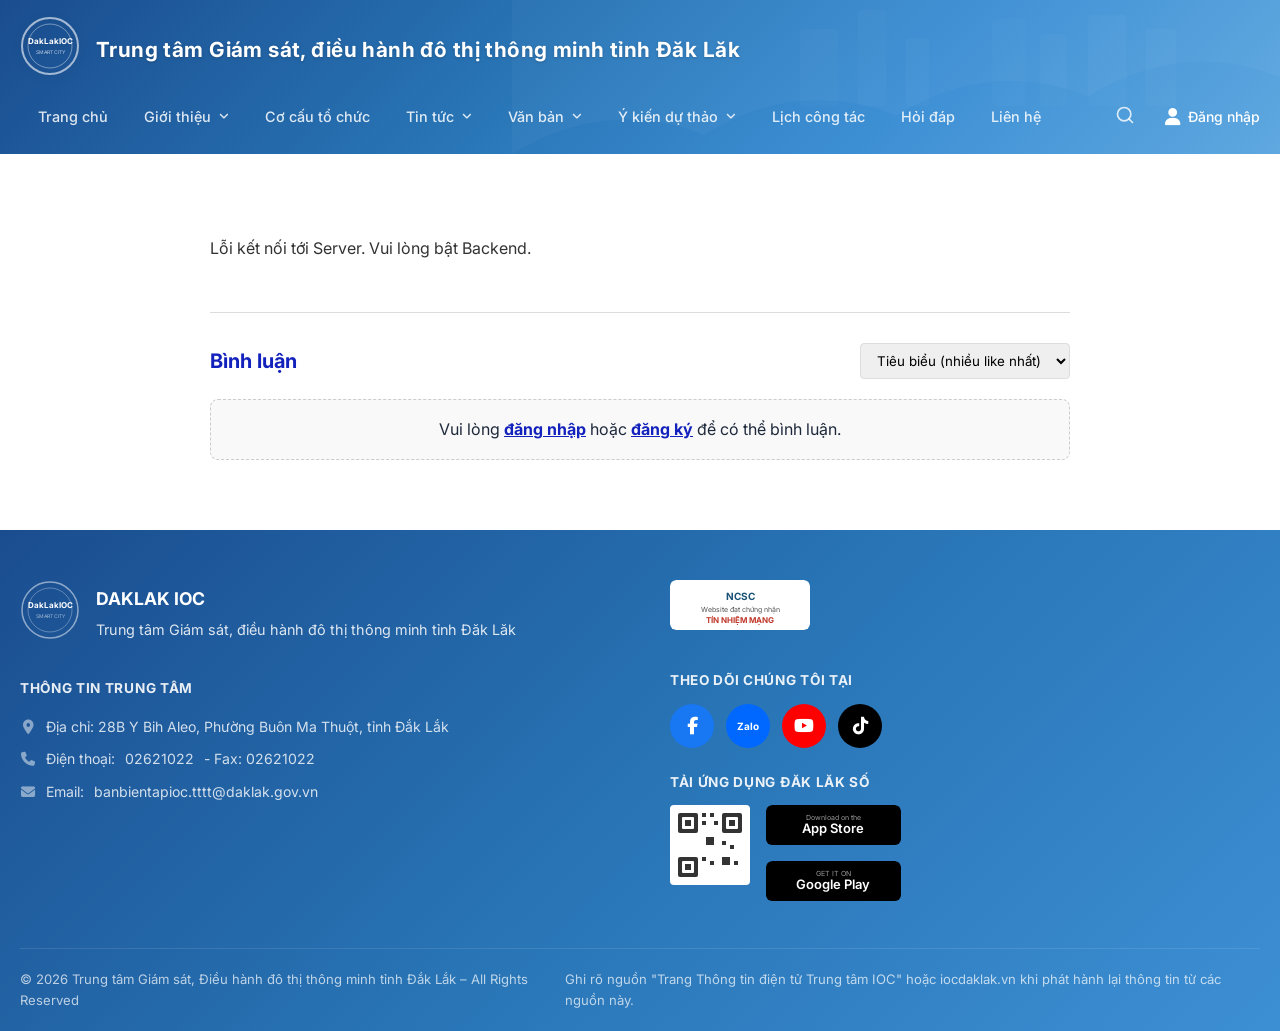
<file: giai-phap-an-toan-mang.html>
<!DOCTYPE html>
<html lang="vi">

<head>
    <meta charset="UTF-8">
    <meta name="viewport" content="width=device-width, initial-scale=1.0">
    <title>Giải pháp An toàn mạng - DakLakIOC</title>
    <meta name="description" content="Trung tâm Giám sát, Điều hành đô thị thông minh tỉnh Đăk Lăk - DakLakIOC">
    <link rel="preconnect" href="https://fonts.googleapis.com">
    <link rel="preconnect" href="https://fonts.gstatic.com" crossorigin>
    <link
        href="https://fonts.googleapis.com/css2?family=Inter:wght@400;500;600;700;800&family=Playfair+Display:ital,wght@0,400;0,600;0,700;1,400;1,600;1,700&display=swap"
        rel="stylesheet">
    <link rel="stylesheet" href="https://cdnjs.cloudflare.com/ajax/libs/font-awesome/6.5.1/css/all.min.css">
    <link rel="stylesheet" href="giao-dien.css">
</head>

<body data-page-id="giai-phap-an-toan-mang">
    <!-- ===== HEADER ===== -->
    <header class="header" id="header">
        <div class="header-banner">
            <!-- Blue gradient banner background -->
            <div class="header-banner-bg"></div>
            <div class="container">
                <div class="header-content">
                    <a href="#" class="logo">
                        <div class="logo-icon">
                            <svg viewBox="0 0 60 60" width="60" height="60">
                                <circle cx="30" cy="30" r="28" fill="none" stroke="rgba(255,255,255,0.6)"
                                    stroke-width="2" />
                                <circle cx="30" cy="30" r="22" fill="none" stroke="rgba(255,255,255,0.4)"
                                    stroke-width="1" />
                                <text x="30" y="28" text-anchor="middle" fill="white" font-size="8" font-weight="700"
                                    font-family="Inter">DakLakIOC</text>
                                <text x="30" y="38" text-anchor="middle" fill="rgba(255,255,255,0.7)" font-size="5"
                                    font-family="Inter">SMART CITY</text>
                            </svg>
                        </div>
                    </a>
                    <div class="header-title">
                        <a href="#">Trung tâm Giám sát, điều hành đô thị thông minh tỉnh Đăk Lăk</a>
                    </div>
                </div>
                <nav class="main-nav">
                    <a href="#" class="nav-small-logo">
                        <svg viewBox="0 0 60 60" width="50" height="50">
                            <circle cx="30" cy="30" r="28" fill="none" stroke="rgba(255,255,255,0.6)"
                                stroke-width="2" />
                            <circle cx="30" cy="30" r="22" fill="none" stroke="rgba(255,255,255,0.4)"
                                stroke-width="1" />
                            <text x="30" y="28" text-anchor="middle" fill="white" font-size="8" font-weight="700"
                                font-family="Inter">DakLakIOC</text>
                            <text x="30" y="38" text-anchor="middle" fill="rgba(255,255,255,0.7)" font-size="5"
                                font-family="Inter">SMART CITY</text>
                        </svg>
                    </a>
                    <ul class="nav-list">
                        <li class="nav-item">
                            <a href="trang-chu.html">Trang chủ</a>
                        </li>
                        <li class="nav-item has-dropdown">
                            <a href="#">Giới thiệu <i class="fa-solid fa-angle-down"></i></a>
                            <ul class="dropdown">
                                <li><a href="chuc-nang-nhiem-vu.html">Chức năng, nhiệm vụ</a></li>
                                <li><a href="dau-moi-ho-tro.html">Đầu mối hỗ trợ trực tuyến qua điện thoại</a></li>
                                <li><a href="lich-su-hinh-thanh.html">Lịch sử hình thành</a></li>
                                <li><a href="san-pham-tieu-bieu.html">Sản phẩm tiêu biểu</a></li>
                                <li><a href="so-do-to-chuc.html">Sơ đồ tổ chức</a></li>
                            </ul>
                        </li>
                        <li class="nav-item">
                            <a href="co-cau-to-chuc.html">Cơ cấu tổ chức</a>
                        </li>
                        <li class="nav-item has-dropdown">
                            <a href="#">Tin tức <i class="fa-solid fa-angle-down"></i></a>
                            <ul class="dropdown">
                                <li><a href="cap-nhat-bao-lu.html">Cập nhật bão lũ</a></li>
                                <li><a href="#">CĐS - Đổi mới sáng tạo</a></li>
                                <li><a href="#">Chỉ đạo điều hành</a></li>
                                <li><a href="#">Công tác xây dựng Đảng</a></li>
                                <li><a href="#">Giải pháp An toàn mạng</a></li>
                                <li><a href="#">Giải pháp An toàn thông tin</a></li>
                                <li><a href="#">Thông báo</a></li>
                                <li><a href="#">Tiêu chuẩn - Chất lượng</a></li>
                                <li><a href="#">Tin hoạt động</a></li>
                                <li><a href="#">Trao đổi kinh nghiệm</a></li>
                                <li><a href="#">Tương tác công dân</a></li>
                            </ul>
                        </li>
                        <li class="nav-item has-dropdown">
                            <a href="#">Văn bản <i class="fa-solid fa-angle-down"></i></a>
                            <ul class="dropdown">
                                <li><a href="#">Bộ Khoa học và Công nghệ</a></li>
                                <li><a href="#">CSDL VBQPPL tỉnh Đắk Lắk</a></li>
                                <li><a href="#">Khoa học và Công nghệ địa phương</a></li>
                                <li><a href="#">Khoa học và Công nghệ Trung ương</a></li>
                                <li><a href="#">UBND tỉnh Đắk Lắk</a></li>
                                <li><a href="#">Văn bản</a></li>
                                <li><a href="#">Văn bản Trung tâm IOC</a></li>
                            </ul>
                        </li>
                        <li class="nav-item has-dropdown">
                            <a href="#">Ý kiến dự thảo <i class="fa-solid fa-angle-down"></i></a>
                            <ul class="dropdown">
                                <li><a href="#">Văn bản dự thảo Sở KHCN</a></li>
                                <li class="dropdown-submenu">
                                    <a href="#">Văn bản dự thảo Trung tâm IOC <i class="fa-solid fa-angle-right"
                                            style="float: right; margin-top: 4px;"></i></a>
                                    <ul class="dropdown">
                                        <li><a href="#">Báo cáo</a></li>
                                        <li><a href="#">Công văn</a></li>
                                        <li><a href="#">Hướng dẫn</a></li>
                                        <li><a href="#">Quyết định</a></li>
                                        <li><a href="#">Tập huấn</a></li>
                                        <li><a href="#">Thông báo</a></li>
                                    </ul>
                                </li>
                                <li><a href="#">Văn bản dự thảo UBND tỉnh Đắk Lắk</a></li>
                            </ul>
                        </li>
                        <li class="nav-item">
                            <a href="#">Lịch công tác</a>
                        </li>
                        <li class="nav-item">
                            <a href="#">Hỏi đáp</a>
                        </li>
                        <li class="nav-item">
                            <a href="#">Liên hệ</a>
                        </li>
                    </ul>
                    
                    <button class="search-btn" id="searchBtn">
                        <svg xmlns="http://www.w3.org/2000/svg" width="20" height="20" viewBox="0 0 24 24" fill="none"
                            stroke="currentColor" stroke-width="2" stroke-linecap="round" stroke-linejoin="round">
                            <path d="m21 21-4.34-4.34" />
                            <circle cx="11" cy="11" r="8" />
                        </svg>
                    </button>
                    <div class="search-form" id="searchForm">
                        <form>
                            <input type="text" placeholder="Nhập tìm kiếm..." required
                                oninvalid="this.setCustomValidity('Vui lòng nhập từ khóa tìm kiếm')"
                                oninput="this.setCustomValidity('')">
                            <button type="submit">
                                <svg xmlns="http://www.w3.org/2000/svg" width="20" height="20" viewBox="0 0 24 24"
                                    fill="none" stroke="currentColor" stroke-width="2" stroke-linecap="round"
                                    stroke-linejoin="round">
                                    <circle cx="11" cy="11" r="8" />
                                    <path d="m21 21-4.34-4.34" />
                                </svg>
                            </button>
                            <button type="button" class="close-search" id="closeSearch">
                                <svg xmlns="http://www.w3.org/2000/svg" width="20" height="20" viewBox="0 0 24 24"
                                    fill="none" stroke="currentColor" stroke-width="2" stroke-linecap="round"
                                    stroke-linejoin="round">
                                    <path d="M18 6 6 18" />
                                    <path d="m6 6 12 12" />
                                </svg>
                            </button>
                        </form>
                    </div>
                    <div class="user-dropdown-container" id="userDropdownContainer" style="margin-left: 20px; margin-right: 0;">
                        <button class="user-btn" id="userBtn" title="Tài khoản" style="display: flex; align-items: center;">
                            <i class="fa-solid fa-user"></i> <span id="userBtnText" style="font-family: 'Inter', sans-serif; font-size: 14px; margin-left: 8px; font-weight: 500;">Đăng nhập</span>
                        </button>
                        <ul class="user-dropdown-menu" id="userDropdownMenu">
                            <li class="user-info-item">Xin chào, <b id="displayUsername">Guest</b></li>
                            <li><hr></li>
                            <li><a href="ho-so.html"><i class="fa-solid fa-address-card"></i> Hồ sơ cá nhân</a></li>
                            <li><a href="#" id="logoutBtn"><i class="fa-solid fa-right-from-bracket"></i> Đăng xuất</a></li>
                        </ul>
                    </div>
                </nav>
            </div>
        </div>
        <!-- Mobile menu button -->
        <button class="mobile-menu-btn" id="mobileMenuBtn">
            <i class="fa-solid fa-bars"></i>
        </button>
    </header>

    <!-- ===== ARTICLE CONTENT ===== -->
    <section class="article-section" style="padding: 50px 0; background: #fff;">
        <div class="container" style="max-width: 900px; margin: 0 auto; line-height: 1.8;">
            <h1 id="dynamic-news-title" style="font-size: 28px; color: #0a59ab; margin-bottom: 30px; text-transform: uppercase; font-weight: bold;"></h1>
            <div id="dynamic-news-content" style="font-size: 16px; color: #333;">
                Đang tải dữ liệu...
            </div>

            <!-- ===== COMMENTS SECTION ===== -->
            <div class="comments-section" id="commentsSection">
                <div class="comments-header">
                    <h3>Bình luận</h3>
                    <div class="comments-sort">
                        <select id="commentsSort">
                            <option value="likes">Tiêu biểu (nhiều like nhất)</option>
                            <option value="newest">Mới nhất</option>
                            <option value="oldest">Cũ nhất</option>
                        </select>
                    </div>
                </div>
                
                <div class="comments-input-area" id="commentsInputArea" style="display:none;">
                    <textarea id="commentInput" placeholder="Nhập bình luận của bạn..." rows="3"></textarea>
                    <div style="text-align: right; margin-top: 10px;">
                        <button id="postCommentBtn" class="post-comment-btn">Gửi bình luận</button>
                    </div>
                </div>
                <div class="comments-login-prompt" id="commentsLoginPrompt">
                    Vui lòng <a href="#" id="promptLoginBtn">đăng nhập</a> hoặc <a href="#" id="promptRegisterBtn">đăng ký</a> để có thể bình luận.
                </div>
                
                <div class="comments-list" id="commentsList">
                    <!-- Comments render here -->
                </div>
            </div>

        </div>
    </section>

    <!-- ===== FOOTER ===== -->
    <footer class="footer">
        <div class="container">
            <div class="footer-main">
                <div class="footer-left">
                    <div class="footer-brand">
                        <div class="footer-logo">
                            <svg viewBox="0 0 60 60" width="60" height="60">
                                <circle cx="30" cy="30" r="28" fill="none" stroke="rgba(255,255,255,0.5)"
                                    stroke-width="1.5" />
                                <circle cx="30" cy="30" r="22" fill="none" stroke="rgba(255,255,255,0.3)"
                                    stroke-width="1" />
                                <text x="30" y="28" text-anchor="middle" fill="white" font-size="8" font-weight="700"
                                    font-family="Inter">DakLakIOC</text>
                                <text x="30" y="38" text-anchor="middle" fill="rgba(255,255,255,0.6)" font-size="5"
                                    font-family="Inter">SMART CITY</text>
                            </svg>
                        </div>
                        <div class="footer-brand-text">
                            <strong>DAKLAK IOC</strong>
                            <span>Trung tâm Giám sát, điều hành đô thị thông minh tỉnh Đăk Lăk</span>
                        </div>
                    </div>
                    <div class="footer-info">
                        <h4>THÔNG TIN TRUNG TÂM</h4>
                        <p><i class="fa-solid fa-location-dot"></i> Địa chỉ: 28B Y Bih Aleo, Phường Buôn Ma Thuột, tỉnh
                            Đắk Lắk</p>
                        <p><i class="fa-solid fa-phone"></i> Điện thoại: <a href="tel:02621022">02621022</a> - Fax:
                            02621022</p>
                        <p><i class="fa-solid fa-envelope"></i> Email: <a
                                href="mailto:banbientapioc.tttt@daklak.gov.vn">banbientapioc.tttt@daklak.gov.vn</a></p>
                    </div>
                </div>
                <div class="footer-right">
                    <div class="footer-cert">
                        <div class="cert-badge">
                            <svg viewBox="0 0 140 50" width="140" height="50">
                                <rect width="140" height="50" rx="6" fill="white" />
                                <text x="70" y="20" text-anchor="middle" fill="#1a5276" font-size="10" font-weight="700"
                                    font-family="Inter">NCSC</text>
                                <text x="70" y="32" text-anchor="middle" fill="#555" font-size="7"
                                    font-family="Inter">Website đạt chứng nhận</text>
                                <text x="70" y="43" text-anchor="middle" fill="#c0392b" font-size="8" font-weight="700"
                                    font-family="Inter">TÍN NHIỆM MẠNG</text>
                            </svg>
                        </div>
                    </div>
                    <div class="footer-social">
                        <h4>THEO DÕI CHÚNG TÔI TẠI</h4>
                        <div class="social-links">
                            <a href="#" class="social-icon facebook" aria-label="Facebook">
                                <i class="fa-brands fa-facebook-f"></i>
                            </a>
                            <a href="#" class="social-icon zalo" aria-label="Zalo">
                                <span style="font-weight:700;font-size:10px;">Zalo</span>
                            </a>
                            <a href="#" class="social-icon youtube" aria-label="YouTube">
                                <i class="fa-brands fa-youtube"></i>
                            </a>
                            <a href="#" class="social-icon tiktok" aria-label="TikTok">
                                <i class="fa-brands fa-tiktok"></i>
                            </a>
                        </div>
                    </div>
                    <div class="footer-app">
                        <h4>TẢI ỨNG DỤNG ĐĂK LĂK SỐ</h4>
                        <div class="app-download">
                            <div class="qr-code">
                                <svg viewBox="0 0 80 80" width="80" height="80">
                                    <rect width="80" height="80" rx="4" fill="white" />
                                    <!-- QR code pattern -->
                                    <rect x="8" y="8" width="20" height="20" rx="2" fill="#333" />
                                    <rect x="52" y="8" width="20" height="20" rx="2" fill="#333" />
                                    <rect x="8" y="52" width="20" height="20" rx="2" fill="#333" />
                                    <rect x="12" y="12" width="12" height="12" rx="1" fill="white" />
                                    <rect x="56" y="12" width="12" height="12" rx="1" fill="white" />
                                    <rect x="12" y="56" width="12" height="12" rx="1" fill="white" />
                                    <rect x="15" y="15" width="6" height="6" fill="#333" />
                                    <rect x="59" y="15" width="6" height="6" fill="#333" />
                                    <rect x="15" y="59" width="6" height="6" fill="#333" />
                                    <rect x="32" y="8" width="4" height="4" fill="#333" />
                                    <rect x="40" y="8" width="4" height="4" fill="#333" />
                                    <rect x="32" y="16" width="4" height="4" fill="#333" />
                                    <rect x="44" y="16" width="4" height="4" fill="#333" />
                                    <rect x="36" y="32" width="8" height="8" fill="#333" />
                                    <rect x="52" y="36" width="4" height="4" fill="#333" />
                                    <rect x="60" y="40" width="4" height="4" fill="#333" />
                                    <rect x="32" y="52" width="4" height="4" fill="#333" />
                                    <rect x="40" y="56" width="4" height="4" fill="#333" />
                                    <rect x="52" y="52" width="8" height="8" fill="#333" />
                                    <rect x="64" y="56" width="4" height="4" fill="#333" />
                                </svg>
                            </div>
                            <div class="store-links">
                                <a href="#" class="store-btn">
                                    <svg viewBox="0 0 135 40" width="135" height="40">
                                        <rect width="135" height="40" rx="6" fill="#000" />
                                        <text x="67" y="15" text-anchor="middle" fill="#999" font-size="7"
                                            font-family="Inter">Download on the</text>
                                        <text x="67" y="28" text-anchor="middle" fill="white" font-size="13"
                                            font-weight="600" font-family="Inter">App Store</text>
                                    </svg>
                                </a>
                                <a href="#" class="store-btn">
                                    <svg viewBox="0 0 135 40" width="135" height="40">
                                        <rect width="135" height="40" rx="6" fill="#000" />
                                        <text x="67" y="15" text-anchor="middle" fill="#999" font-size="7"
                                            font-family="Inter">GET IT ON</text>
                                        <text x="67" y="28" text-anchor="middle" fill="white" font-size="13"
                                            font-weight="600" font-family="Inter">Google Play</text>
                                    </svg>
                                </a>
                            </div>
                        </div>
                    </div>
                </div>
            </div>
            <div class="footer-bottom">
                <p>© 2026 Trung tâm Giám sát, Điều hành đô thị thông minh tỉnh Đắk Lắk – All Rights Reserved</p>
                <p>Ghi rõ nguồn "Trang Thông tin điện tử Trung tâm IOC" hoặc iocdaklak.vn khi phát hành lại thông tin từ
                    các nguồn này.</p>
            </div>
        </div>
    </footer>

    <!-- ===== SCROLL TO TOP ===== -->
    <button class="scroll-top" id="scrollTopBtn" aria-label="Scroll to top">
        <i class="fa-solid fa-arrow-up"></i>
    </button>

    <script src="trang-chu.js"></script>
    <script src="binh-luan.js"></script>
    <script src="xac-thuc.js"></script>
</body>

</html>
</file>
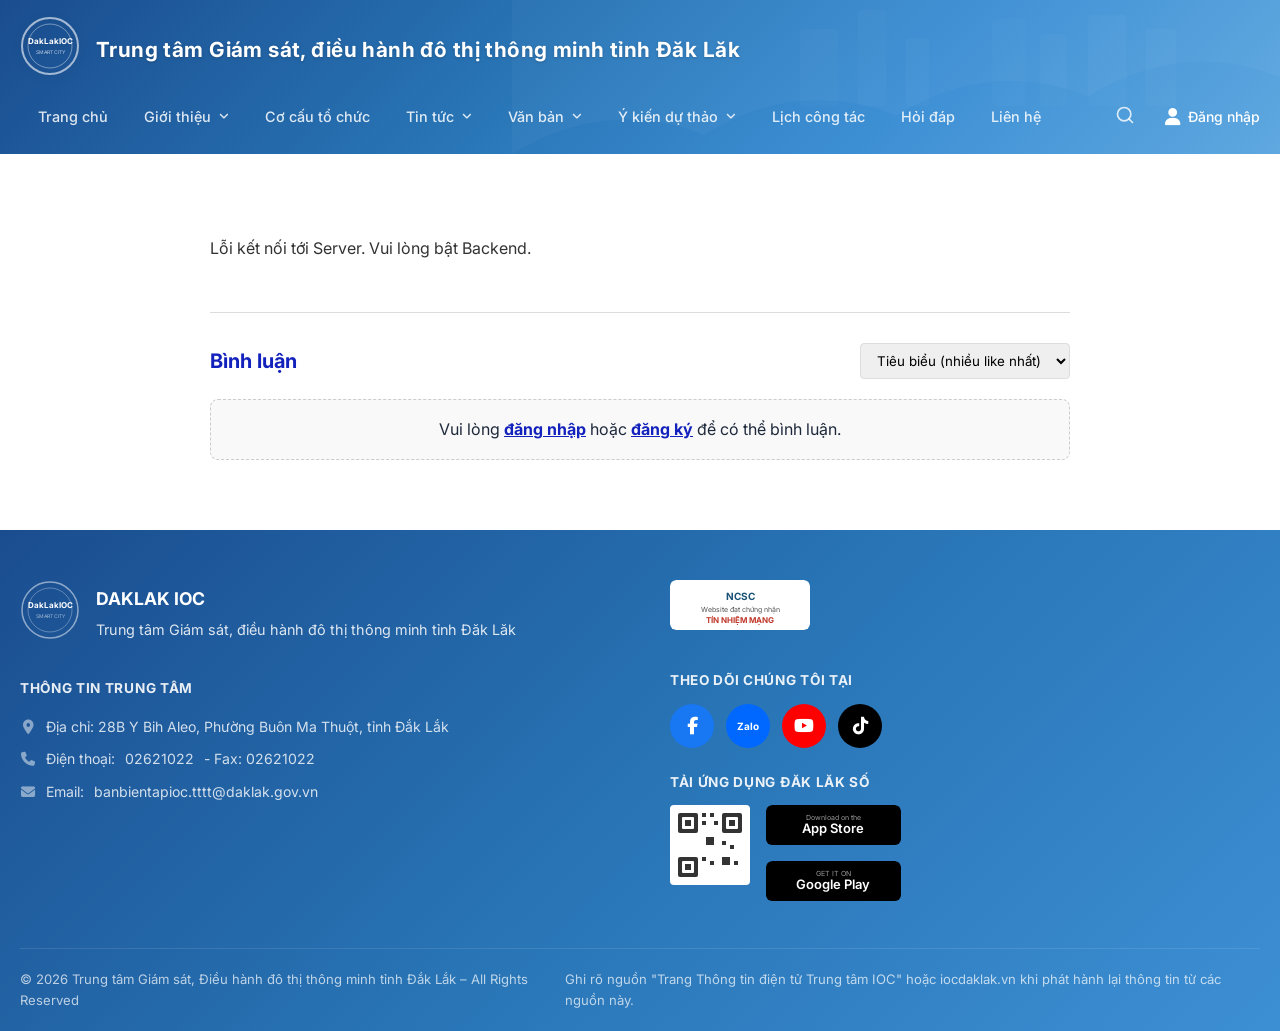
<file: giai-phap-an-toan-thong-tin.html>
<!DOCTYPE html>
<html lang="vi">

<head>
    <meta charset="UTF-8">
    <meta name="viewport" content="width=device-width, initial-scale=1.0">
    <title>Giải pháp An toàn thông tin - DakLakIOC</title>
    <meta name="description" content="Trung tâm Giám sát, Điều hành đô thị thông minh tỉnh Đăk Lăk - DakLakIOC">
    <link rel="preconnect" href="https://fonts.googleapis.com">
    <link rel="preconnect" href="https://fonts.gstatic.com" crossorigin>
    <link
        href="https://fonts.googleapis.com/css2?family=Inter:wght@400;500;600;700;800&family=Playfair+Display:ital,wght@0,400;0,600;0,700;1,400;1,600;1,700&display=swap"
        rel="stylesheet">
    <link rel="stylesheet" href="https://cdnjs.cloudflare.com/ajax/libs/font-awesome/6.5.1/css/all.min.css">
    <link rel="stylesheet" href="giao-dien.css">
</head>

<body data-page-id="giai-phap-an-toan-thong-tin">
    <!-- ===== HEADER ===== -->
    <header class="header" id="header">
        <div class="header-banner">
            <!-- Blue gradient banner background -->
            <div class="header-banner-bg"></div>
            <div class="container">
                <div class="header-content">
                    <a href="#" class="logo">
                        <div class="logo-icon">
                            <svg viewBox="0 0 60 60" width="60" height="60">
                                <circle cx="30" cy="30" r="28" fill="none" stroke="rgba(255,255,255,0.6)"
                                    stroke-width="2" />
                                <circle cx="30" cy="30" r="22" fill="none" stroke="rgba(255,255,255,0.4)"
                                    stroke-width="1" />
                                <text x="30" y="28" text-anchor="middle" fill="white" font-size="8" font-weight="700"
                                    font-family="Inter">DakLakIOC</text>
                                <text x="30" y="38" text-anchor="middle" fill="rgba(255,255,255,0.7)" font-size="5"
                                    font-family="Inter">SMART CITY</text>
                            </svg>
                        </div>
                    </a>
                    <div class="header-title">
                        <a href="#">Trung tâm Giám sát, điều hành đô thị thông minh tỉnh Đăk Lăk</a>
                    </div>
                </div>
                <nav class="main-nav">
                    <a href="#" class="nav-small-logo">
                        <svg viewBox="0 0 60 60" width="50" height="50">
                            <circle cx="30" cy="30" r="28" fill="none" stroke="rgba(255,255,255,0.6)"
                                stroke-width="2" />
                            <circle cx="30" cy="30" r="22" fill="none" stroke="rgba(255,255,255,0.4)"
                                stroke-width="1" />
                            <text x="30" y="28" text-anchor="middle" fill="white" font-size="8" font-weight="700"
                                font-family="Inter">DakLakIOC</text>
                            <text x="30" y="38" text-anchor="middle" fill="rgba(255,255,255,0.7)" font-size="5"
                                font-family="Inter">SMART CITY</text>
                        </svg>
                    </a>
                    <ul class="nav-list">
                        <li class="nav-item">
                            <a href="trang-chu.html">Trang chủ</a>
                        </li>
                        <li class="nav-item has-dropdown">
                            <a href="#">Giới thiệu <i class="fa-solid fa-angle-down"></i></a>
                            <ul class="dropdown">
                                <li><a href="chuc-nang-nhiem-vu.html">Chức năng, nhiệm vụ</a></li>
                                <li><a href="dau-moi-ho-tro.html">Đầu mối hỗ trợ trực tuyến qua điện thoại</a></li>
                                <li><a href="lich-su-hinh-thanh.html">Lịch sử hình thành</a></li>
                                <li><a href="san-pham-tieu-bieu.html">Sản phẩm tiêu biểu</a></li>
                                <li><a href="so-do-to-chuc.html">Sơ đồ tổ chức</a></li>
                            </ul>
                        </li>
                        <li class="nav-item">
                            <a href="co-cau-to-chuc.html">Cơ cấu tổ chức</a>
                        </li>
                        <li class="nav-item has-dropdown">
                            <a href="#">Tin tức <i class="fa-solid fa-angle-down"></i></a>
                            <ul class="dropdown">
                                <li><a href="cap-nhat-bao-lu.html">Cập nhật bão lũ</a></li>
                                <li><a href="#">CĐS - Đổi mới sáng tạo</a></li>
                                <li><a href="#">Chỉ đạo điều hành</a></li>
                                <li><a href="#">Công tác xây dựng Đảng</a></li>
                                <li><a href="#">Giải pháp An toàn mạng</a></li>
                                <li><a href="#">Giải pháp An toàn thông tin</a></li>
                                <li><a href="#">Thông báo</a></li>
                                <li><a href="#">Tiêu chuẩn - Chất lượng</a></li>
                                <li><a href="#">Tin hoạt động</a></li>
                                <li><a href="#">Trao đổi kinh nghiệm</a></li>
                                <li><a href="#">Tương tác công dân</a></li>
                            </ul>
                        </li>
                        <li class="nav-item has-dropdown">
                            <a href="#">Văn bản <i class="fa-solid fa-angle-down"></i></a>
                            <ul class="dropdown">
                                <li><a href="#">Bộ Khoa học và Công nghệ</a></li>
                                <li><a href="#">CSDL VBQPPL tỉnh Đắk Lắk</a></li>
                                <li><a href="#">Khoa học và Công nghệ địa phương</a></li>
                                <li><a href="#">Khoa học và Công nghệ Trung ương</a></li>
                                <li><a href="#">UBND tỉnh Đắk Lắk</a></li>
                                <li><a href="#">Văn bản</a></li>
                                <li><a href="#">Văn bản Trung tâm IOC</a></li>
                            </ul>
                        </li>
                        <li class="nav-item has-dropdown">
                            <a href="#">Ý kiến dự thảo <i class="fa-solid fa-angle-down"></i></a>
                            <ul class="dropdown">
                                <li><a href="#">Văn bản dự thảo Sở KHCN</a></li>
                                <li class="dropdown-submenu">
                                    <a href="#">Văn bản dự thảo Trung tâm IOC <i class="fa-solid fa-angle-right"
                                            style="float: right; margin-top: 4px;"></i></a>
                                    <ul class="dropdown">
                                        <li><a href="#">Báo cáo</a></li>
                                        <li><a href="#">Công văn</a></li>
                                        <li><a href="#">Hướng dẫn</a></li>
                                        <li><a href="#">Quyết định</a></li>
                                        <li><a href="#">Tập huấn</a></li>
                                        <li><a href="#">Thông báo</a></li>
                                    </ul>
                                </li>
                                <li><a href="#">Văn bản dự thảo UBND tỉnh Đắk Lắk</a></li>
                            </ul>
                        </li>
                        <li class="nav-item">
                            <a href="#">Lịch công tác</a>
                        </li>
                        <li class="nav-item">
                            <a href="#">Hỏi đáp</a>
                        </li>
                        <li class="nav-item">
                            <a href="#">Liên hệ</a>
                        </li>
                    </ul>
                    
                    <button class="search-btn" id="searchBtn">
                        <svg xmlns="http://www.w3.org/2000/svg" width="20" height="20" viewBox="0 0 24 24" fill="none"
                            stroke="currentColor" stroke-width="2" stroke-linecap="round" stroke-linejoin="round">
                            <path d="m21 21-4.34-4.34" />
                            <circle cx="11" cy="11" r="8" />
                        </svg>
                    </button>
                    <div class="search-form" id="searchForm">
                        <form>
                            <input type="text" placeholder="Nhập tìm kiếm..." required
                                oninvalid="this.setCustomValidity('Vui lòng nhập từ khóa tìm kiếm')"
                                oninput="this.setCustomValidity('')">
                            <button type="submit">
                                <svg xmlns="http://www.w3.org/2000/svg" width="20" height="20" viewBox="0 0 24 24"
                                    fill="none" stroke="currentColor" stroke-width="2" stroke-linecap="round"
                                    stroke-linejoin="round">
                                    <circle cx="11" cy="11" r="8" />
                                    <path d="m21 21-4.34-4.34" />
                                </svg>
                            </button>
                            <button type="button" class="close-search" id="closeSearch">
                                <svg xmlns="http://www.w3.org/2000/svg" width="20" height="20" viewBox="0 0 24 24"
                                    fill="none" stroke="currentColor" stroke-width="2" stroke-linecap="round"
                                    stroke-linejoin="round">
                                    <path d="M18 6 6 18" />
                                    <path d="m6 6 12 12" />
                                </svg>
                            </button>
                        </form>
                    </div>
                    <div class="user-dropdown-container" id="userDropdownContainer" style="margin-left: 20px; margin-right: 0;">
                        <button class="user-btn" id="userBtn" title="Tài khoản" style="display: flex; align-items: center;">
                            <i class="fa-solid fa-user"></i> <span id="userBtnText" style="font-family: 'Inter', sans-serif; font-size: 14px; margin-left: 8px; font-weight: 500;">Đăng nhập</span>
                        </button>
                        <ul class="user-dropdown-menu" id="userDropdownMenu">
                            <li class="user-info-item">Xin chào, <b id="displayUsername">Guest</b></li>
                            <li><hr></li>
                            <li><a href="ho-so.html"><i class="fa-solid fa-address-card"></i> Hồ sơ cá nhân</a></li>
                            <li><a href="#" id="logoutBtn"><i class="fa-solid fa-right-from-bracket"></i> Đăng xuất</a></li>
                        </ul>
                    </div>
                </nav>
            </div>
        </div>
        <!-- Mobile menu button -->
        <button class="mobile-menu-btn" id="mobileMenuBtn">
            <i class="fa-solid fa-bars"></i>
        </button>
    </header>

    <!-- ===== ARTICLE CONTENT ===== -->
    <section class="article-section" style="padding: 50px 0; background: #fff;">
        <div class="container" style="max-width: 900px; margin: 0 auto; line-height: 1.8;">
            <h1 id="dynamic-news-title" style="font-size: 28px; color: #0a59ab; margin-bottom: 30px; text-transform: uppercase; font-weight: bold;"></h1>
            <div id="dynamic-news-content" style="font-size: 16px; color: #333;">
                Đang tải dữ liệu...
            </div>

            <!-- ===== COMMENTS SECTION ===== -->
            <div class="comments-section" id="commentsSection">
                <div class="comments-header">
                    <h3>Bình luận</h3>
                    <div class="comments-sort">
                        <select id="commentsSort">
                            <option value="likes">Tiêu biểu (nhiều like nhất)</option>
                            <option value="newest">Mới nhất</option>
                            <option value="oldest">Cũ nhất</option>
                        </select>
                    </div>
                </div>
                
                <div class="comments-input-area" id="commentsInputArea" style="display:none;">
                    <textarea id="commentInput" placeholder="Nhập bình luận của bạn..." rows="3"></textarea>
                    <div style="text-align: right; margin-top: 10px;">
                        <button id="postCommentBtn" class="post-comment-btn">Gửi bình luận</button>
                    </div>
                </div>
                <div class="comments-login-prompt" id="commentsLoginPrompt">
                    Vui lòng <a href="#" id="promptLoginBtn">đăng nhập</a> hoặc <a href="#" id="promptRegisterBtn">đăng ký</a> để có thể bình luận.
                </div>
                
                <div class="comments-list" id="commentsList">
                    <!-- Comments render here -->
                </div>
            </div>

        </div>
    </section>

    <!-- ===== FOOTER ===== -->
    <footer class="footer">
        <div class="container">
            <div class="footer-main">
                <div class="footer-left">
                    <div class="footer-brand">
                        <div class="footer-logo">
                            <svg viewBox="0 0 60 60" width="60" height="60">
                                <circle cx="30" cy="30" r="28" fill="none" stroke="rgba(255,255,255,0.5)"
                                    stroke-width="1.5" />
                                <circle cx="30" cy="30" r="22" fill="none" stroke="rgba(255,255,255,0.3)"
                                    stroke-width="1" />
                                <text x="30" y="28" text-anchor="middle" fill="white" font-size="8" font-weight="700"
                                    font-family="Inter">DakLakIOC</text>
                                <text x="30" y="38" text-anchor="middle" fill="rgba(255,255,255,0.6)" font-size="5"
                                    font-family="Inter">SMART CITY</text>
                            </svg>
                        </div>
                        <div class="footer-brand-text">
                            <strong>DAKLAK IOC</strong>
                            <span>Trung tâm Giám sát, điều hành đô thị thông minh tỉnh Đăk Lăk</span>
                        </div>
                    </div>
                    <div class="footer-info">
                        <h4>THÔNG TIN TRUNG TÂM</h4>
                        <p><i class="fa-solid fa-location-dot"></i> Địa chỉ: 28B Y Bih Aleo, Phường Buôn Ma Thuột, tỉnh
                            Đắk Lắk</p>
                        <p><i class="fa-solid fa-phone"></i> Điện thoại: <a href="tel:02621022">02621022</a> - Fax:
                            02621022</p>
                        <p><i class="fa-solid fa-envelope"></i> Email: <a
                                href="mailto:banbientapioc.tttt@daklak.gov.vn">banbientapioc.tttt@daklak.gov.vn</a></p>
                    </div>
                </div>
                <div class="footer-right">
                    <div class="footer-cert">
                        <div class="cert-badge">
                            <svg viewBox="0 0 140 50" width="140" height="50">
                                <rect width="140" height="50" rx="6" fill="white" />
                                <text x="70" y="20" text-anchor="middle" fill="#1a5276" font-size="10" font-weight="700"
                                    font-family="Inter">NCSC</text>
                                <text x="70" y="32" text-anchor="middle" fill="#555" font-size="7"
                                    font-family="Inter">Website đạt chứng nhận</text>
                                <text x="70" y="43" text-anchor="middle" fill="#c0392b" font-size="8" font-weight="700"
                                    font-family="Inter">TÍN NHIỆM MẠNG</text>
                            </svg>
                        </div>
                    </div>
                    <div class="footer-social">
                        <h4>THEO DÕI CHÚNG TÔI TẠI</h4>
                        <div class="social-links">
                            <a href="#" class="social-icon facebook" aria-label="Facebook">
                                <i class="fa-brands fa-facebook-f"></i>
                            </a>
                            <a href="#" class="social-icon zalo" aria-label="Zalo">
                                <span style="font-weight:700;font-size:10px;">Zalo</span>
                            </a>
                            <a href="#" class="social-icon youtube" aria-label="YouTube">
                                <i class="fa-brands fa-youtube"></i>
                            </a>
                            <a href="#" class="social-icon tiktok" aria-label="TikTok">
                                <i class="fa-brands fa-tiktok"></i>
                            </a>
                        </div>
                    </div>
                    <div class="footer-app">
                        <h4>TẢI ỨNG DỤNG ĐĂK LĂK SỐ</h4>
                        <div class="app-download">
                            <div class="qr-code">
                                <svg viewBox="0 0 80 80" width="80" height="80">
                                    <rect width="80" height="80" rx="4" fill="white" />
                                    <!-- QR code pattern -->
                                    <rect x="8" y="8" width="20" height="20" rx="2" fill="#333" />
                                    <rect x="52" y="8" width="20" height="20" rx="2" fill="#333" />
                                    <rect x="8" y="52" width="20" height="20" rx="2" fill="#333" />
                                    <rect x="12" y="12" width="12" height="12" rx="1" fill="white" />
                                    <rect x="56" y="12" width="12" height="12" rx="1" fill="white" />
                                    <rect x="12" y="56" width="12" height="12" rx="1" fill="white" />
                                    <rect x="15" y="15" width="6" height="6" fill="#333" />
                                    <rect x="59" y="15" width="6" height="6" fill="#333" />
                                    <rect x="15" y="59" width="6" height="6" fill="#333" />
                                    <rect x="32" y="8" width="4" height="4" fill="#333" />
                                    <rect x="40" y="8" width="4" height="4" fill="#333" />
                                    <rect x="32" y="16" width="4" height="4" fill="#333" />
                                    <rect x="44" y="16" width="4" height="4" fill="#333" />
                                    <rect x="36" y="32" width="8" height="8" fill="#333" />
                                    <rect x="52" y="36" width="4" height="4" fill="#333" />
                                    <rect x="60" y="40" width="4" height="4" fill="#333" />
                                    <rect x="32" y="52" width="4" height="4" fill="#333" />
                                    <rect x="40" y="56" width="4" height="4" fill="#333" />
                                    <rect x="52" y="52" width="8" height="8" fill="#333" />
                                    <rect x="64" y="56" width="4" height="4" fill="#333" />
                                </svg>
                            </div>
                            <div class="store-links">
                                <a href="#" class="store-btn">
                                    <svg viewBox="0 0 135 40" width="135" height="40">
                                        <rect width="135" height="40" rx="6" fill="#000" />
                                        <text x="67" y="15" text-anchor="middle" fill="#999" font-size="7"
                                            font-family="Inter">Download on the</text>
                                        <text x="67" y="28" text-anchor="middle" fill="white" font-size="13"
                                            font-weight="600" font-family="Inter">App Store</text>
                                    </svg>
                                </a>
                                <a href="#" class="store-btn">
                                    <svg viewBox="0 0 135 40" width="135" height="40">
                                        <rect width="135" height="40" rx="6" fill="#000" />
                                        <text x="67" y="15" text-anchor="middle" fill="#999" font-size="7"
                                            font-family="Inter">GET IT ON</text>
                                        <text x="67" y="28" text-anchor="middle" fill="white" font-size="13"
                                            font-weight="600" font-family="Inter">Google Play</text>
                                    </svg>
                                </a>
                            </div>
                        </div>
                    </div>
                </div>
            </div>
            <div class="footer-bottom">
                <p>© 2026 Trung tâm Giám sát, Điều hành đô thị thông minh tỉnh Đắk Lắk – All Rights Reserved</p>
                <p>Ghi rõ nguồn "Trang Thông tin điện tử Trung tâm IOC" hoặc iocdaklak.vn khi phát hành lại thông tin từ
                    các nguồn này.</p>
            </div>
        </div>
    </footer>

    <!-- ===== SCROLL TO TOP ===== -->
    <button class="scroll-top" id="scrollTopBtn" aria-label="Scroll to top">
        <i class="fa-solid fa-arrow-up"></i>
    </button>

    <script src="trang-chu.js"></script>
    <script src="binh-luan.js"></script>
    <script src="xac-thuc.js"></script>
</body>

</html>
</file>
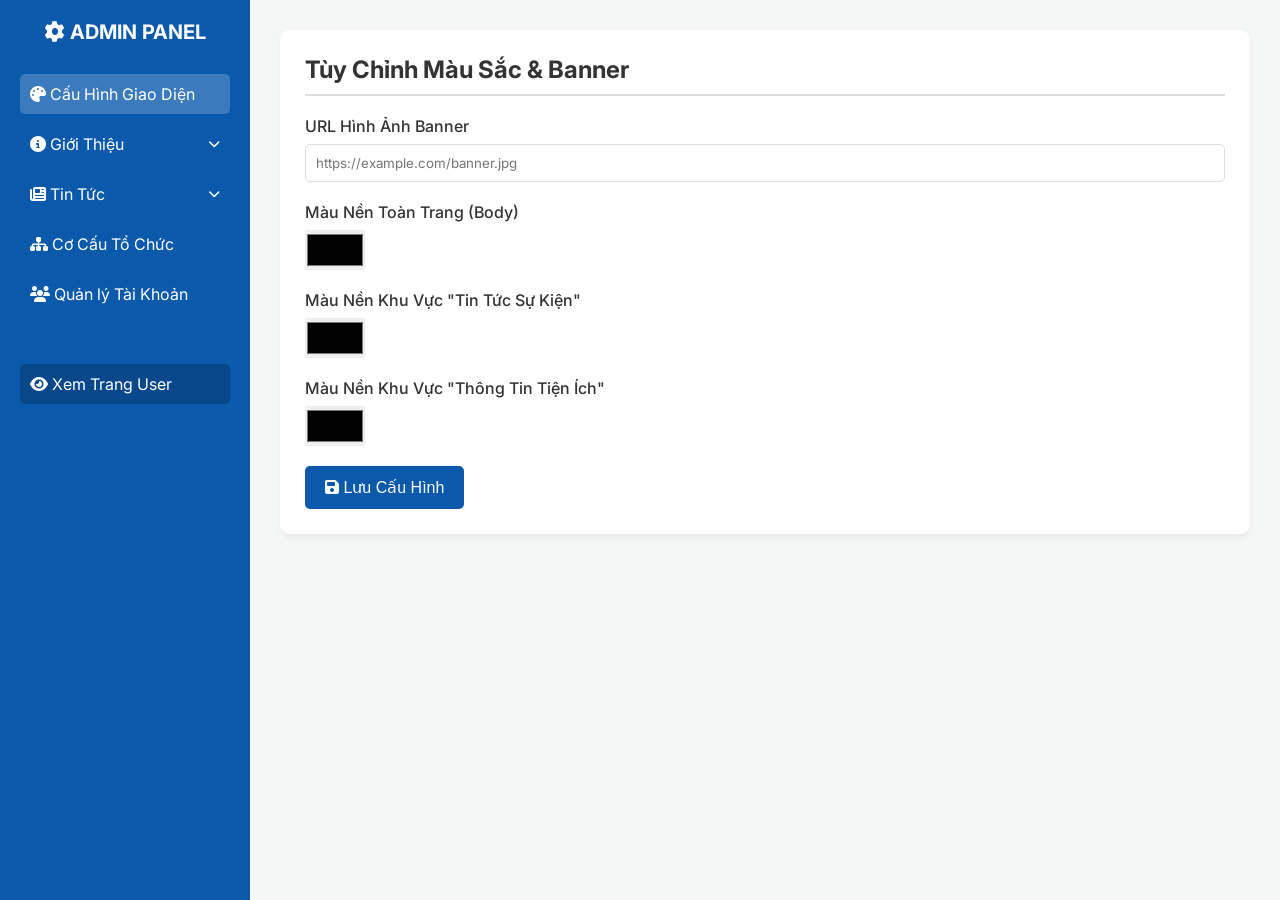
<file: quan-tri.html>
<!DOCTYPE html>
<html lang="vi">
<head>
    <meta charset="UTF-8">
    <meta name="viewport" content="width=device-width, initial-scale=1.0">
    <title>Admin - Quản lý Website</title>
    <link href="https://fonts.googleapis.com/css2?family=Inter:wght@400;500;600;700&display=swap" rel="stylesheet">
    <link rel="stylesheet" href="https://cdnjs.cloudflare.com/ajax/libs/font-awesome/6.5.1/css/all.min.css">
    <style>
        :root {
            --primary: #0a59ab;
            --white: #ffffff;
            --bg: #f4f7f6;
            --text: #333;
            --border: #ddd;
        }
        * { box-sizing: border-box; margin: 0; padding: 0; }
        body { font-family: 'Inter', sans-serif; background-color: var(--bg); color: var(--text); }
        .admin-layout { display: flex; min-height: 100vh; }
        .sidebar { width: 250px; background-color: var(--primary); color: var(--white); padding: 20px; }
        .sidebar h2 { margin-bottom: 30px; font-size: 20px; text-align: center; }
        .sidebar ul { list-style: none; }
        .sidebar li { margin-bottom: 10px; }
        .sidebar a { color: var(--white); text-decoration: none; display: block; padding: 10px; border-radius: 5px; transition: background 0.2s; }
        .sidebar a:hover, .sidebar a.active { background-color: rgba(255,255,255,0.2); }
        .menu-parent { padding: 10px; cursor: pointer; border-radius: 5px; transition: background 0.2s; display: flex; align-items: center; justify-content: space-between; margin-bottom: 5px; user-select: none; }
        .menu-parent:hover { background-color: rgba(255,255,255,0.2); }
        .sub-menu { list-style: none; padding-left: 20px; display: none; }
        .sub-menu.open { display: block; }
        .drop-icon { font-size: 12px; transition: transform 0.3s; }
        .drop-icon.rotate { transform: rotate(180deg); }
        .content { flex: 1; padding: 30px; overflow-y: auto; }
        .card { background: var(--white); padding: 25px; border-radius: 10px; box-shadow: 0 4px 6px rgba(0,0,0,0.05); margin-bottom: 30px; }
        h3 { margin-bottom: 20px; font-size: 24px; border-bottom: 2px solid var(--border); padding-bottom: 10px; }
        .form-group { margin-bottom: 20px; }
        .form-group label { display: block; font-weight: 500; margin-bottom: 8px; }
        .form-group input[type="text"], .form-group input[type="file"], .form-group textarea { width: 100%; padding: 10px; border: 1px solid var(--border); border-radius: 5px; font-family: inherit; }
        .form-group input[type="color"] { width: 60px; height: 40px; padding: 0; cursor: pointer; border: none; }
        .form-group textarea { resize: vertical; min-height: 100px; }
        button { background-color: var(--primary); color: var(--white); border: none; padding: 12px 20px; border-radius: 5px; cursor: pointer; font-size: 16px; font-weight: 500; }
        button:hover { background-color: #08488a; }
        .tab-content { display: none; }
        .tab-content.active { display: block; }
        .alert { padding: 10px 15px; border-radius: 5px; margin-bottom: 20px; display: none; }
        .alert.success { background-color: #d4edda; color: #155724; border: 1px solid #c3e6cb; display: block; }
        .alert.error { background-color: #f8d7da; color: #721c24; border: 1px solid #f5c6cb; display: block; }
    </style>
    <link href="https://cdn.quilljs.com/1.3.6/quill.snow.css" rel="stylesheet">
</head>
<body>

<div class="admin-layout">
    <div class="sidebar">
        <h2><i class="fa-solid fa-gear"></i> ADMIN PANEL</h2>
        <ul>
            <li><a href="#" class="tab-link active" data-target="config-tab"><i class="fa-solid fa-palette"></i> Cấu Hình Giao Diện</a></li>
            <li>
                <div class="menu-parent" onclick="toggleMenu(this)">
                    <span><i class="fa-solid fa-circle-info"></i> Giới Thiệu</span>
                    <i class="fa-solid fa-chevron-down drop-icon"></i>
                </div>
                <ul class="sub-menu">
                    <li><a href="#" class="tab-link" data-target="about-tab"><i class="fa-solid fa-file-lines"></i> Chức Năng Nhiệm Vụ</a></li>
                    <li><a href="#" class="tab-link" data-target="support-tab"><i class="fa-solid fa-headset"></i> Đầu Mối Hỗ Trợ Trực Tuyến</a></li>
                    <li><a href="#" class="tab-link" data-target="history-tab"><i class="fa-solid fa-clock-rotate-left"></i> Lịch Sử Hình Thành</a></li>
                    <li><a href="#" class="tab-link" data-target="products-tab"><i class="fa-solid fa-star"></i> Sản Phẩm Tiêu Biểu</a></li>
                    <li><a href="#" class="tab-link" data-target="orgchart-tab"><i class="fa-solid fa-sitemap"></i> Sơ Đồ Tổ Chức</a></li>
                </ul>
            </li>
            <li>
                <div class="menu-parent" onclick="toggleMenu(this)">
                    <span><i class="fa-solid fa-newspaper"></i> Tin Tức</span>
                    <i class="fa-solid fa-chevron-down drop-icon"></i>
                </div>
                <ul class="sub-menu">
                    <li><a href="#" class="tab-link news-category-link" data-target="dynamic-news-tab" data-category="cap-nhat-bao-lu"><i class="fa-solid fa-cloud-showers-heavy"></i> Cập Nhật Bão Lũ</a></li>
                    <li><a href="#" class="tab-link news-category-link" data-target="dynamic-news-tab" data-category="cds-doi-moi-sang-tao"><i class="fa-solid fa-lightbulb"></i> CĐS - Đổi mới sáng tạo</a></li>
                    <li><a href="#" class="tab-link news-category-link" data-target="dynamic-news-tab" data-category="chi-dao-dieu-hanh"><i class="fa-solid fa-gavel"></i> Chỉ đạo điều hành</a></li>
                    <li><a href="#" class="tab-link news-category-link" data-target="dynamic-news-tab" data-category="cong-tac-xay-dung-dang"><i class="fa-solid fa-flag"></i> Công tác xây dựng Đảng</a></li>
                    <li><a href="#" class="tab-link news-category-link" data-target="dynamic-news-tab" data-category="giai-phap-an-toan-mang"><i class="fa-solid fa-shield-halved"></i> Giải pháp An toàn mạng</a></li>
                    <li><a href="#" class="tab-link news-category-link" data-target="dynamic-news-tab" data-category="giai-phap-an-toan-thong-tin"><i class="fa-solid fa-lock"></i> Giải pháp An toàn thông tin</a></li>
                    <li><a href="#" class="tab-link news-category-link" data-target="dynamic-news-tab" data-category="thong-bao"><i class="fa-solid fa-bell"></i> Thông báo</a></li>
                    <li><a href="#" class="tab-link news-category-link" data-target="dynamic-news-tab" data-category="tieu-chuan-chat-luong"><i class="fa-solid fa-award"></i> Tiêu chuẩn - Chất lượng</a></li>
                    <li><a href="#" class="tab-link news-category-link" data-target="dynamic-news-tab" data-category="tin-hoat-dong"><i class="fa-solid fa-briefcase"></i> Tin hoạt động</a></li>
                    <li><a href="#" class="tab-link news-category-link" data-target="dynamic-news-tab" data-category="trao-doi-kinh-nghiem"><i class="fa-solid fa-comments"></i> Trao đổi kinh nghiệm</a></li>
                    <li><a href="#" class="tab-link news-category-link" data-target="dynamic-news-tab" data-category="tuong-tac-cong-dan"><i class="fa-solid fa-users-rays"></i> Tương tác công dân</a></li>
                </ul>
            </li>
            <li><a href="#" class="tab-link" data-target="struct-tab"><i class="fa-solid fa-sitemap"></i> Cơ Cấu Tổ Chức</a></li>
            <li><a href="#" class="tab-link" data-target="accounts-tab"><i class="fa-solid fa-users"></i> Quản lý Tài Khoản</a></li>
            <li><a href="trang-chu.html" target="_blank" style="margin-top: 50px; background: rgba(0,0,0,0.2);"><i class="fa-solid fa-eye"></i> Xem Trang User</a></li>
        </ul>
    </div>

    <div class="content">
        <div id="alert-box" class="alert"></div>

        <!-- Cấu hình giao diện -->
        <div id="config-tab" class="tab-content active">
            <div class="card">
                <h3>Tùy Chỉnh Màu Sắc & Banner</h3>
                <form id="config-form">
                    <div class="form-group">
                        <label for="bannerUrl">URL Hình Ảnh Banner</label>
                        <input type="text" id="bannerUrl" placeholder="https://example.com/banner.jpg">
                    </div>
                    <div class="form-group">
                        <label for="bodyBgColor">Màu Nền Toàn Trang (Body)</label>
                        <input type="color" id="bodyBgColor">
                    </div>
                    <div class="form-group">
                        <label for="newsSectionBgColor">Màu Nền Khu Vực "Tin Tức Sự Kiện"</label>
                        <input type="color" id="newsSectionBgColor">
                    </div>
                    <div class="form-group">
                        <label for="infoUtilityBgColor">Màu Nền Khu Vực "Thông Tin Tiện Ích"</label>
                        <input type="color" id="infoUtilityBgColor">
                    </div>
                    <button type="submit"><i class="fa-solid fa-save"></i> Lưu Cấu Hình</button>
                </form>
            </div>
        </div>



        <!-- Quản lý Trang Giới Thiệu -->
        <div id="about-tab" class="tab-content">
            <div class="card">
                <h3>Cập Nhật Trang "Chức Năng, Nhiệm Vụ"</h3>
                <form id="about-form">
                    <div class="form-group">
                        <label for="aboutTitle">Tiêu Đề Trang</label>
                        <input type="text" id="aboutTitle" required placeholder="Nhập tiêu đề...">
                    </div>
                    <div class="form-group">
                        <label for="aboutContent">Nội Dung Bài Viết (Hỗ trợ HTML: &lt;h2&gt;, &lt;p&gt;, &lt;br&gt;...)</label>
                        <div id="aboutContent" style="height: 300px; background: #fff; border-bottom-left-radius: 4px; border-bottom-right-radius: 4px;"></div>
                    </div>
                    <button type="submit"><i class="fa-solid fa-floppy-disk"></i> Lưu Nội Dung</button>
                </form>
            </div>
        </div>

        <!-- Quản lý Trang Hỗ Trợ -->
        <div id="support-tab" class="tab-content">
            <div class="card">
                <h3>Cập Nhật Trang "Đầu Mối Hỗ Trợ Trực Tuyến"</h3>
                <form id="support-form">
                    <div class="form-group">
                        <label for="supportTitle">Tiêu Đề Trang</label>
                        <input type="text" id="supportTitle" required placeholder="Nhập tiêu đề...">
                    </div>
                    <div class="form-group">
                        <label for="supportContent">Nội Dung Bài Viết (Hỗ trợ HTML: &lt;h2&gt;, &lt;p&gt;, &lt;br&gt;...)</label>
                        <div id="supportContent" style="height: 300px; background: #fff; border-bottom-left-radius: 4px; border-bottom-right-radius: 4px;"></div>
                    </div>
                    <button type="submit"><i class="fa-solid fa-floppy-disk"></i> Lưu Nội Dung</button>
                </form>
            </div>
        </div>

        <!-- Quản lý Trang Lịch Sử -->
        <div id="history-tab" class="tab-content">
            <div class="card">
                <h3>Cập Nhật Trang "Lịch Sử Hình Thành"</h3>
                <form id="history-form">
                    <div class="form-group">
                        <label for="historyTitle">Tiêu Đề Trang</label>
                        <input type="text" id="historyTitle" required placeholder="Nhập tiêu đề...">
                    </div>
                    <div class="form-group">
                        <label for="historyContent">Nội Dung Bài Viết (Hỗ trợ HTML: &lt;h2&gt;, &lt;p&gt;, &lt;br&gt;...)</label>
                        <div id="historyContent" style="height: 300px; background: #fff; border-bottom-left-radius: 4px; border-bottom-right-radius: 4px;"></div>
                    </div>
                    <button type="submit"><i class="fa-solid fa-floppy-disk"></i> Lưu Nội Dung</button>
                </form>
            </div>
        </div>

        <!-- Quản lý Trang Sản Phẩm -->
        <div id="products-tab" class="tab-content">
            <div class="card">
                <h3>Cập Nhật Trang "Sản Phẩm Tiêu Biểu"</h3>
                <form id="products-form">
                    <div class="form-group">
                        <label for="productsTitle">Tiêu Đề Trang</label>
                        <input type="text" id="productsTitle" required placeholder="Nhập tiêu đề...">
                    </div>
                    <div class="form-group">
                        <label for="productsContent">Nội Dung Bài Viết (Hỗ trợ HTML: &lt;h2&gt;, &lt;p&gt;, &lt;br&gt;...)</label>
                        <div id="productsContent" style="height: 300px; background: #fff; border-bottom-left-radius: 4px; border-bottom-right-radius: 4px;"></div>
                    </div>
                    <button type="submit"><i class="fa-solid fa-floppy-disk"></i> Lưu Nội Dung</button>
                </form>
            </div>
        </div>

        <!-- Quản lý Trang Sơ Đồ Tổ Chức -->
        <div id="orgchart-tab" class="tab-content">
            <div class="card">
                <h3>Cập Nhật Trang "Sơ Đồ Tổ Chức"</h3>
                <form id="orgchart-form">
                    <div class="form-group">
                        <label for="orgchartTitle">Tiêu Đề Trang</label>
                        <input type="text" id="orgchartTitle" required placeholder="Nhập tiêu đề...">
                    </div>
                    <div class="form-group">
                        <label for="orgchartContent">Nội Dung Bài Viết (Hỗ trợ HTML: &lt;h2&gt;, &lt;p&gt;, &lt;br&gt;...)</label>
                        <div id="orgchartContent" style="height: 300px; background: #fff; border-bottom-left-radius: 4px; border-bottom-right-radius: 4px;"></div>
                    </div>
                    <button type="submit"><i class="fa-solid fa-floppy-disk"></i> Lưu Nội Dung</button>
                </form>
            </div>
        </div>

        <!-- Quản lý Trang Cơ Cấu Tổ Chức -->
        <div id="struct-tab" class="tab-content">
            <div class="card">
                <h3>Cập Nhật Trang "Cơ Cấu Tổ Chức"</h3>
                <form id="struct-form">
                    <div class="form-group">
                        <label for="structTitle">Tiêu Đề Trang</label>
                        <input type="text" id="structTitle" required placeholder="Nhập tiêu đề...">
                    </div>
                    <div class="form-group">
                        <label for="structContent">Nội Dung Bài Viết (Hỗ trợ HTML: &lt;h2&gt;, &lt;p&gt;, &lt;br&gt;...)</label>
                        <div id="structContent" style="height: 300px; background: #fff; border-bottom-left-radius: 4px; border-bottom-right-radius: 4px;"></div>
                    </div>
                    <button type="submit"><i class="fa-solid fa-floppy-disk"></i> Lưu Nội Dung</button>
                </form>
            </div>
        </div>

        <!-- Quản lý Trang Danh mục Tin tức động -->
        <div id="dynamic-news-tab" class="tab-content">
            <div class="card">
                <div style="display: flex; justify-content: space-between; align-items: center; margin-bottom: 20px;">
                    <h3 id="newsTabTitle" style="margin-bottom: 0;">Quản lý Tin Tức</h3>
                    <button onclick="openNewsModal()" style="padding: 8px 15px; background: #10b981; color: white; border: none; border-radius: 4px; cursor: pointer; font-family: 'Inter', sans-serif; font-weight: 500;">
                        <i class="fa-solid fa-plus"></i> Đăng tin mới
                    </button>
                </div>
                
                <div style="overflow-x: auto;">
                    <table style="width: 100%; border-collapse: collapse; min-width: 800px;">
                        <thead>
                            <tr style="background: #f8fafc; border-bottom: 2px solid #e2e8f0;">
                                <th style="padding: 15px 12px; text-align: left; color: #475569; font-weight: 600; width: 100px;">Hình ảnh</th>
                                <th style="padding: 15px 12px; text-align: left; color: #475569; font-weight: 600;">Tiêu đề</th>
                                <th style="padding: 15px 12px; text-align: left; color: #475569; font-weight: 600;">Nguồn tin</th>
                                <th style="padding: 15px 12px; text-align: left; color: #475569; font-weight: 600;">Ngày đăng</th>
                                <th style="padding: 15px 12px; text-align: center; color: #475569; font-weight: 600; width: 150px;">Thao tác</th>
                            </tr>
                        </thead>
                        <tbody id="newsTableBody">
                            <!-- News posts render here -->
                        </tbody>
                    </table>
                </div>
            </div>
        </div>


        
        <!-- Quản lý Tài Khoản -->
        <div id="accounts-tab" class="tab-content">
            <div class="card">
                <div style="display: flex; justify-content: space-between; align-items: center; margin-bottom: 20px;">
                    <h3 style="margin-bottom: 0;">Danh sách Tài Khoản Người Dùng</h3>
                    <div class="search-box" style="display: flex; gap: 10px;">
                        <div style="display: flex;">
                            <input type="text" id="searchAccountInput" placeholder="Tìm kiếm tài khoản..." style="padding: 8px 12px; border: 1px solid #ddd; border-radius: 4px 0 0 4px; font-family: 'Inter', sans-serif;">
                            <button style="padding: 8px 15px; background: var(--primary); color: white; border: none; border-radius: 0 4px 4px 0; cursor: pointer;"><i class="fa-solid fa-search"></i></button>
                        </div>
                        <button onclick="openUserModal()" style="padding: 8px 15px; background: #10b981; color: white; border: none; border-radius: 4px; cursor: pointer; font-family: 'Inter', sans-serif; font-weight: 500;">
                            <i class="fa-solid fa-plus"></i> Thêm mới
                        </button>
                    </div>
                </div>
                
                <div style="overflow-x: auto;">
                    <table style="width: 100%; border-collapse: collapse; min-width: 800px;">
                        <thead>
                            <tr style="background: #f8fafc; border-bottom: 2px solid #e2e8f0;">
                                <th style="padding: 15px 12px; text-align: left; color: #475569; font-weight: 600;">Họ và tên</th>
                                <th style="padding: 15px 12px; text-align: left; color: #475569; font-weight: 600;">Tên tài khoản</th>
                                <th style="padding: 15px 12px; text-align: left; color: #475569; font-weight: 600;">Vai trò</th>
                                <th style="padding: 15px 12px; text-align: left; color: #475569; font-weight: 600;">Trạng thái</th>
                                <th style="padding: 15px 12px; text-align: left; color: #475569; font-weight: 600;">Ngày đăng ký</th>
                                <th style="padding: 15px 12px; text-align: center; color: #475569; font-weight: 600;">Thao tác</th>
                            </tr>
                        </thead>
                        <tbody id="usersTableBody">
                            <!-- Users render here -->
                        </tbody>
                    </table>
                </div>
            </div>
        </div>
</div>
</div>

    <!-- User Modal -->
    <div id="userModal" class="modal" style="display: none; position: fixed; top: 0; left: 0; width: 100%; height: 100%; background: rgba(0,0,0,0.5); z-index: 1000; align-items: center; justify-content: center;">
        <div style="background: white; width: 500px; border-radius: 8px; padding: 25px; position: relative;">
            <button onclick="closeUserModal()" style="position: absolute; top: 15px; right: 15px; background: none; border: none; font-size: 20px; cursor: pointer; color: #64748b;">&times;</button>
            <h3 id="userModalTitle" style="margin-top: 0; margin-bottom: 20px; color: #1e293b;">Thêm Tài Khoản Mới</h3>
            
            <form id="userForm">
                <div style="margin-bottom: 15px;">
                    <label style="display: block; margin-bottom: 5px; font-weight: 500; color: #334155;">Tên tài khoản (Username) <span style="color: red;">*</span></label>
                    <input type="text" id="userFormUsername" required style="width: 100%; padding: 8px 12px; border: 1px solid #cbd5e1; border-radius: 4px; box-sizing: border-box; font-family: 'Inter', sans-serif;">
                </div>
                
                <div style="margin-bottom: 15px;">
                    <label style="display: block; margin-bottom: 5px; font-weight: 500; color: #334155;">Họ và tên</label>
                    <input type="text" id="userFormFullName" style="width: 100%; padding: 8px 12px; border: 1px solid #cbd5e1; border-radius: 4px; box-sizing: border-box; font-family: 'Inter', sans-serif;">
                </div>
                
                <div style="margin-bottom: 15px;">
                    <label style="display: block; margin-bottom: 5px; font-weight: 500; color: #334155;">Email</label>
                    <input type="email" id="userFormEmail" style="width: 100%; padding: 8px 12px; border: 1px solid #cbd5e1; border-radius: 4px; box-sizing: border-box; font-family: 'Inter', sans-serif;">
                </div>
                
                <div style="margin-bottom: 15px;">
                    <label style="display: block; margin-bottom: 5px; font-weight: 500; color: #334155;">Mật khẩu <span id="pwdRequired" style="color: red;">*</span></label>
                    <input type="password" id="userFormPassword" style="width: 100%; padding: 8px 12px; border: 1px solid #cbd5e1; border-radius: 4px; box-sizing: border-box; font-family: 'Inter', sans-serif;" placeholder="Nhập mật khẩu...">
                    <small id="pwdHint" style="color: #64748b; margin-top: 4px; display: block;">Để trống nếu không muốn đổi mật khẩu</small>
                </div>
                
                <div style="margin-bottom: 20px;">
                    <label style="display: block; margin-bottom: 5px; font-weight: 500; color: #334155;">Trạng thái</label>
                    <select id="userFormActive" style="width: 100%; padding: 8px 12px; border: 1px solid #cbd5e1; border-radius: 4px; box-sizing: border-box; font-family: 'Inter', sans-serif;">
                        <option value="true">Đang hoạt động</option>
                        <option value="false">Không hoạt động (Khóa)</option>
                    </select>
                </div>
                
                <div style="display: flex; justify-content: flex-end; gap: 10px;">
                    <button type="button" onclick="closeUserModal()" style="padding: 8px 15px; background: #f1f5f9; color: #475569; border: 1px solid #cbd5e1; border-radius: 4px; cursor: pointer; font-weight: 500;">Hủy</button>
                    <button type="submit" style="padding: 8px 15px; background: var(--primary); color: white; border: none; border-radius: 4px; cursor: pointer; font-weight: 500;">Lưu lại</button>
                </div>
            </form>
        </div>
    </div>
    
    
    <!-- News Modal Chung -->
    <div id="newsModal" class="modal" style="display: none; position: fixed; top: 0; left: 0; width: 100%; height: 100%; background: rgba(0,0,0,0.5); z-index: 1000; align-items: center; justify-content: center;">
        <div style="background: white; width: 800px; max-width: 90%; max-height: 90vh; overflow-y: auto; border-radius: 8px; padding: 25px; position: relative;">
            <button onclick="closeNewsModal()" style="position: absolute; top: 15px; right: 15px; background: none; border: none; font-size: 20px; cursor: pointer; color: #64748b;">&times;</button>
            <h3 id="newsModalTitle" style="margin-top: 0; margin-bottom: 20px; color: #1e293b;">Đăng tin bài mới</h3>
            
            <form id="newsPostForm">
                <input type="hidden" id="newsFormId">
                <div style="margin-bottom: 15px;">
                    <label style="display: block; margin-bottom: 5px; font-weight: 500; color: #334155;">Tiêu đề bài viết <span style="color: red;">*</span></label>
                    <input type="text" id="newsFormTitle" required style="width: 100%; padding: 8px 12px; border: 1px solid #cbd5e1; border-radius: 4px; box-sizing: border-box; font-family: 'Inter', sans-serif;">
                </div>
                
                <div style="margin-bottom: 15px;">
                    <label style="display: block; margin-bottom: 5px; font-weight: 500; color: #334155;">Hình ảnh đại diện (Tải lên hoặc nhập URL)</label>
                    <div style="display: flex; gap: 10px; align-items: center; margin-bottom: 10px;">
                        <input type="file" id="newsFormImageUpload" accept="image/*" style="flex: 1; padding: 5px;">
                        <span style="color: #64748b; font-size: 14px;">Hoặc</span>
                        <input type="text" id="newsFormImageUrl" placeholder="https://..." style="flex: 2; padding: 8px 12px; border: 1px solid #cbd5e1; border-radius: 4px; font-family: 'Inter', sans-serif;">
                    </div>
                </div>

                <div style="margin-bottom: 15px;">
                    <label style="display: block; margin-bottom: 5px; font-weight: 500; color: #334155;">Nguồn tin</label>
                    <input type="text" id="newsFormSource" style="width: 100%; padding: 8px 12px; border: 1px solid #cbd5e1; border-radius: 4px; box-sizing: border-box; font-family: 'Inter', sans-serif;" placeholder="VD: Báo Thanh Niên">
                </div>
                
                <div style="margin-bottom: 15px;">
                    <label style="display: block; margin-bottom: 5px; font-weight: 500; color: #334155;">Nội dung bài viết</label>
                    <div id="newsFormContent" style="height: 200px; background: #fff;"></div>
                </div>

                <div style="display: flex; gap: 15px;">
                    <div style="flex: 1; margin-bottom: 15px;">
                        <label style="display: block; margin-bottom: 5px; font-weight: 500; color: #334155;">Đường dẫn liên kết (Link gốc)</label>
                        <input type="url" id="newsFormLinkUrl" style="width: 100%; padding: 8px 12px; border: 1px solid #cbd5e1; border-radius: 4px; box-sizing: border-box; font-family: 'Inter', sans-serif;" placeholder="https://...">
                    </div>
                    <div style="flex: 1; margin-bottom: 15px;">
                        <label style="display: block; margin-bottom: 5px; font-weight: 500; color: #334155;">Tên hiển thị cho link</label>
                        <input type="text" id="newsFormLinkText" style="width: 100%; padding: 8px 12px; border: 1px solid #cbd5e1; border-radius: 4px; box-sizing: border-box; font-family: 'Inter', sans-serif;" placeholder="VD: Xem chi tiết tại đây">
                    </div>
                </div>
                
                <div style="display: flex; justify-content: flex-end; gap: 10px; margin-top: 10px;">
                    <button type="button" onclick="closeNewsModal()" style="padding: 8px 15px; background: #f1f5f9; color: #475569; border: 1px solid #cbd5e1; border-radius: 4px; cursor: pointer; font-weight: 500;">Hủy</button>
                    <button type="submit" style="padding: 8px 15px; background: var(--primary); color: white; border: none; border-radius: 4px; cursor: pointer; font-weight: 500;">Lưu bài viết</button>
                </div>
            </form>
        </div>
    </div>

    <script src="https://cdn.quilljs.com/1.3.6/quill.js"></script>
<script src="quan-tri.js?v=2"></script>
</body>
</html>
</file>
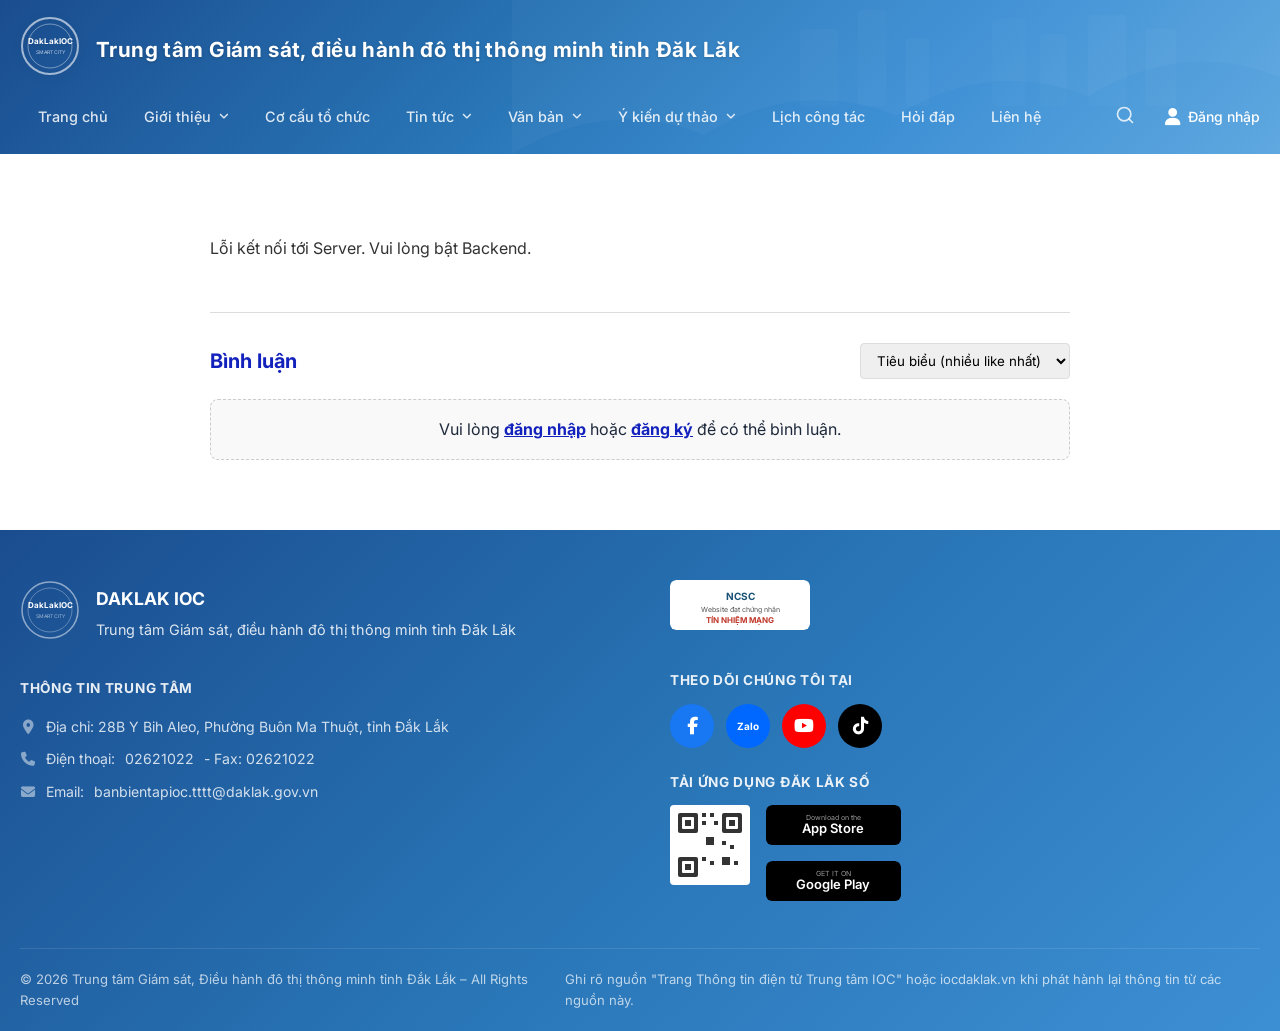
<file: thong-bao.html>
<!DOCTYPE html>
<html lang="vi">

<head>
    <meta charset="UTF-8">
    <meta name="viewport" content="width=device-width, initial-scale=1.0">
    <title>Thông báo - DakLakIOC</title>
    <meta name="description" content="Trung tâm Giám sát, Điều hành đô thị thông minh tỉnh Đăk Lăk - DakLakIOC">
    <link rel="preconnect" href="https://fonts.googleapis.com">
    <link rel="preconnect" href="https://fonts.gstatic.com" crossorigin>
    <link
        href="https://fonts.googleapis.com/css2?family=Inter:wght@400;500;600;700;800&family=Playfair+Display:ital,wght@0,400;0,600;0,700;1,400;1,600;1,700&display=swap"
        rel="stylesheet">
    <link rel="stylesheet" href="https://cdnjs.cloudflare.com/ajax/libs/font-awesome/6.5.1/css/all.min.css">
    <link rel="stylesheet" href="giao-dien.css">
</head>

<body data-page-id="thong-bao">
    <!-- ===== HEADER ===== -->
    <header class="header" id="header">
        <div class="header-banner">
            <!-- Blue gradient banner background -->
            <div class="header-banner-bg"></div>
            <div class="container">
                <div class="header-content">
                    <a href="#" class="logo">
                        <div class="logo-icon">
                            <svg viewBox="0 0 60 60" width="60" height="60">
                                <circle cx="30" cy="30" r="28" fill="none" stroke="rgba(255,255,255,0.6)"
                                    stroke-width="2" />
                                <circle cx="30" cy="30" r="22" fill="none" stroke="rgba(255,255,255,0.4)"
                                    stroke-width="1" />
                                <text x="30" y="28" text-anchor="middle" fill="white" font-size="8" font-weight="700"
                                    font-family="Inter">DakLakIOC</text>
                                <text x="30" y="38" text-anchor="middle" fill="rgba(255,255,255,0.7)" font-size="5"
                                    font-family="Inter">SMART CITY</text>
                            </svg>
                        </div>
                    </a>
                    <div class="header-title">
                        <a href="#">Trung tâm Giám sát, điều hành đô thị thông minh tỉnh Đăk Lăk</a>
                    </div>
                </div>
                <nav class="main-nav">
                    <a href="#" class="nav-small-logo">
                        <svg viewBox="0 0 60 60" width="50" height="50">
                            <circle cx="30" cy="30" r="28" fill="none" stroke="rgba(255,255,255,0.6)"
                                stroke-width="2" />
                            <circle cx="30" cy="30" r="22" fill="none" stroke="rgba(255,255,255,0.4)"
                                stroke-width="1" />
                            <text x="30" y="28" text-anchor="middle" fill="white" font-size="8" font-weight="700"
                                font-family="Inter">DakLakIOC</text>
                            <text x="30" y="38" text-anchor="middle" fill="rgba(255,255,255,0.7)" font-size="5"
                                font-family="Inter">SMART CITY</text>
                        </svg>
                    </a>
                    <ul class="nav-list">
                        <li class="nav-item">
                            <a href="trang-chu.html">Trang chủ</a>
                        </li>
                        <li class="nav-item has-dropdown">
                            <a href="#">Giới thiệu <i class="fa-solid fa-angle-down"></i></a>
                            <ul class="dropdown">
                                <li><a href="chuc-nang-nhiem-vu.html">Chức năng, nhiệm vụ</a></li>
                                <li><a href="dau-moi-ho-tro.html">Đầu mối hỗ trợ trực tuyến qua điện thoại</a></li>
                                <li><a href="lich-su-hinh-thanh.html">Lịch sử hình thành</a></li>
                                <li><a href="san-pham-tieu-bieu.html">Sản phẩm tiêu biểu</a></li>
                                <li><a href="so-do-to-chuc.html">Sơ đồ tổ chức</a></li>
                            </ul>
                        </li>
                        <li class="nav-item">
                            <a href="co-cau-to-chuc.html">Cơ cấu tổ chức</a>
                        </li>
                        <li class="nav-item has-dropdown">
                            <a href="#">Tin tức <i class="fa-solid fa-angle-down"></i></a>
                            <ul class="dropdown">
                                <li><a href="cap-nhat-bao-lu.html">Cập nhật bão lũ</a></li>
                                <li><a href="#">CĐS - Đổi mới sáng tạo</a></li>
                                <li><a href="#">Chỉ đạo điều hành</a></li>
                                <li><a href="#">Công tác xây dựng Đảng</a></li>
                                <li><a href="#">Giải pháp An toàn mạng</a></li>
                                <li><a href="#">Giải pháp An toàn thông tin</a></li>
                                <li><a href="#">Thông báo</a></li>
                                <li><a href="#">Tiêu chuẩn - Chất lượng</a></li>
                                <li><a href="#">Tin hoạt động</a></li>
                                <li><a href="#">Trao đổi kinh nghiệm</a></li>
                                <li><a href="#">Tương tác công dân</a></li>
                            </ul>
                        </li>
                        <li class="nav-item has-dropdown">
                            <a href="#">Văn bản <i class="fa-solid fa-angle-down"></i></a>
                            <ul class="dropdown">
                                <li><a href="#">Bộ Khoa học và Công nghệ</a></li>
                                <li><a href="#">CSDL VBQPPL tỉnh Đắk Lắk</a></li>
                                <li><a href="#">Khoa học và Công nghệ địa phương</a></li>
                                <li><a href="#">Khoa học và Công nghệ Trung ương</a></li>
                                <li><a href="#">UBND tỉnh Đắk Lắk</a></li>
                                <li><a href="#">Văn bản</a></li>
                                <li><a href="#">Văn bản Trung tâm IOC</a></li>
                            </ul>
                        </li>
                        <li class="nav-item has-dropdown">
                            <a href="#">Ý kiến dự thảo <i class="fa-solid fa-angle-down"></i></a>
                            <ul class="dropdown">
                                <li><a href="#">Văn bản dự thảo Sở KHCN</a></li>
                                <li class="dropdown-submenu">
                                    <a href="#">Văn bản dự thảo Trung tâm IOC <i class="fa-solid fa-angle-right"
                                            style="float: right; margin-top: 4px;"></i></a>
                                    <ul class="dropdown">
                                        <li><a href="#">Báo cáo</a></li>
                                        <li><a href="#">Công văn</a></li>
                                        <li><a href="#">Hướng dẫn</a></li>
                                        <li><a href="#">Quyết định</a></li>
                                        <li><a href="#">Tập huấn</a></li>
                                        <li><a href="#">Thông báo</a></li>
                                    </ul>
                                </li>
                                <li><a href="#">Văn bản dự thảo UBND tỉnh Đắk Lắk</a></li>
                            </ul>
                        </li>
                        <li class="nav-item">
                            <a href="#">Lịch công tác</a>
                        </li>
                        <li class="nav-item">
                            <a href="#">Hỏi đáp</a>
                        </li>
                        <li class="nav-item">
                            <a href="#">Liên hệ</a>
                        </li>
                    </ul>
                    
                    <button class="search-btn" id="searchBtn">
                        <svg xmlns="http://www.w3.org/2000/svg" width="20" height="20" viewBox="0 0 24 24" fill="none"
                            stroke="currentColor" stroke-width="2" stroke-linecap="round" stroke-linejoin="round">
                            <path d="m21 21-4.34-4.34" />
                            <circle cx="11" cy="11" r="8" />
                        </svg>
                    </button>
                    <div class="search-form" id="searchForm">
                        <form>
                            <input type="text" placeholder="Nhập tìm kiếm..." required
                                oninvalid="this.setCustomValidity('Vui lòng nhập từ khóa tìm kiếm')"
                                oninput="this.setCustomValidity('')">
                            <button type="submit">
                                <svg xmlns="http://www.w3.org/2000/svg" width="20" height="20" viewBox="0 0 24 24"
                                    fill="none" stroke="currentColor" stroke-width="2" stroke-linecap="round"
                                    stroke-linejoin="round">
                                    <circle cx="11" cy="11" r="8" />
                                    <path d="m21 21-4.34-4.34" />
                                </svg>
                            </button>
                            <button type="button" class="close-search" id="closeSearch">
                                <svg xmlns="http://www.w3.org/2000/svg" width="20" height="20" viewBox="0 0 24 24"
                                    fill="none" stroke="currentColor" stroke-width="2" stroke-linecap="round"
                                    stroke-linejoin="round">
                                    <path d="M18 6 6 18" />
                                    <path d="m6 6 12 12" />
                                </svg>
                            </button>
                        </form>
                    </div>
                    <div class="user-dropdown-container" id="userDropdownContainer" style="margin-left: 20px; margin-right: 0;">
                        <button class="user-btn" id="userBtn" title="Tài khoản" style="display: flex; align-items: center;">
                            <i class="fa-solid fa-user"></i> <span id="userBtnText" style="font-family: 'Inter', sans-serif; font-size: 14px; margin-left: 8px; font-weight: 500;">Đăng nhập</span>
                        </button>
                        <ul class="user-dropdown-menu" id="userDropdownMenu">
                            <li class="user-info-item">Xin chào, <b id="displayUsername">Guest</b></li>
                            <li><hr></li>
                            <li><a href="ho-so.html"><i class="fa-solid fa-address-card"></i> Hồ sơ cá nhân</a></li>
                            <li><a href="#" id="logoutBtn"><i class="fa-solid fa-right-from-bracket"></i> Đăng xuất</a></li>
                        </ul>
                    </div>
                </nav>
            </div>
        </div>
        <!-- Mobile menu button -->
        <button class="mobile-menu-btn" id="mobileMenuBtn">
            <i class="fa-solid fa-bars"></i>
        </button>
    </header>

    <!-- ===== ARTICLE CONTENT ===== -->
    <section class="article-section" style="padding: 50px 0; background: #fff;">
        <div class="container" style="max-width: 900px; margin: 0 auto; line-height: 1.8;">
            <h1 id="dynamic-news-title" style="font-size: 28px; color: #0a59ab; margin-bottom: 30px; text-transform: uppercase; font-weight: bold;"></h1>
            <div id="dynamic-news-content" style="font-size: 16px; color: #333;">
                Đang tải dữ liệu...
            </div>

            <!-- ===== COMMENTS SECTION ===== -->
            <div class="comments-section" id="commentsSection">
                <div class="comments-header">
                    <h3>Bình luận</h3>
                    <div class="comments-sort">
                        <select id="commentsSort">
                            <option value="likes">Tiêu biểu (nhiều like nhất)</option>
                            <option value="newest">Mới nhất</option>
                            <option value="oldest">Cũ nhất</option>
                        </select>
                    </div>
                </div>
                
                <div class="comments-input-area" id="commentsInputArea" style="display:none;">
                    <textarea id="commentInput" placeholder="Nhập bình luận của bạn..." rows="3"></textarea>
                    <div style="text-align: right; margin-top: 10px;">
                        <button id="postCommentBtn" class="post-comment-btn">Gửi bình luận</button>
                    </div>
                </div>
                <div class="comments-login-prompt" id="commentsLoginPrompt">
                    Vui lòng <a href="#" id="promptLoginBtn">đăng nhập</a> hoặc <a href="#" id="promptRegisterBtn">đăng ký</a> để có thể bình luận.
                </div>
                
                <div class="comments-list" id="commentsList">
                    <!-- Comments render here -->
                </div>
            </div>

        </div>
    </section>

    <!-- ===== FOOTER ===== -->
    <footer class="footer">
        <div class="container">
            <div class="footer-main">
                <div class="footer-left">
                    <div class="footer-brand">
                        <div class="footer-logo">
                            <svg viewBox="0 0 60 60" width="60" height="60">
                                <circle cx="30" cy="30" r="28" fill="none" stroke="rgba(255,255,255,0.5)"
                                    stroke-width="1.5" />
                                <circle cx="30" cy="30" r="22" fill="none" stroke="rgba(255,255,255,0.3)"
                                    stroke-width="1" />
                                <text x="30" y="28" text-anchor="middle" fill="white" font-size="8" font-weight="700"
                                    font-family="Inter">DakLakIOC</text>
                                <text x="30" y="38" text-anchor="middle" fill="rgba(255,255,255,0.6)" font-size="5"
                                    font-family="Inter">SMART CITY</text>
                            </svg>
                        </div>
                        <div class="footer-brand-text">
                            <strong>DAKLAK IOC</strong>
                            <span>Trung tâm Giám sát, điều hành đô thị thông minh tỉnh Đăk Lăk</span>
                        </div>
                    </div>
                    <div class="footer-info">
                        <h4>THÔNG TIN TRUNG TÂM</h4>
                        <p><i class="fa-solid fa-location-dot"></i> Địa chỉ: 28B Y Bih Aleo, Phường Buôn Ma Thuột, tỉnh
                            Đắk Lắk</p>
                        <p><i class="fa-solid fa-phone"></i> Điện thoại: <a href="tel:02621022">02621022</a> - Fax:
                            02621022</p>
                        <p><i class="fa-solid fa-envelope"></i> Email: <a
                                href="mailto:banbientapioc.tttt@daklak.gov.vn">banbientapioc.tttt@daklak.gov.vn</a></p>
                    </div>
                </div>
                <div class="footer-right">
                    <div class="footer-cert">
                        <div class="cert-badge">
                            <svg viewBox="0 0 140 50" width="140" height="50">
                                <rect width="140" height="50" rx="6" fill="white" />
                                <text x="70" y="20" text-anchor="middle" fill="#1a5276" font-size="10" font-weight="700"
                                    font-family="Inter">NCSC</text>
                                <text x="70" y="32" text-anchor="middle" fill="#555" font-size="7"
                                    font-family="Inter">Website đạt chứng nhận</text>
                                <text x="70" y="43" text-anchor="middle" fill="#c0392b" font-size="8" font-weight="700"
                                    font-family="Inter">TÍN NHIỆM MẠNG</text>
                            </svg>
                        </div>
                    </div>
                    <div class="footer-social">
                        <h4>THEO DÕI CHÚNG TÔI TẠI</h4>
                        <div class="social-links">
                            <a href="#" class="social-icon facebook" aria-label="Facebook">
                                <i class="fa-brands fa-facebook-f"></i>
                            </a>
                            <a href="#" class="social-icon zalo" aria-label="Zalo">
                                <span style="font-weight:700;font-size:10px;">Zalo</span>
                            </a>
                            <a href="#" class="social-icon youtube" aria-label="YouTube">
                                <i class="fa-brands fa-youtube"></i>
                            </a>
                            <a href="#" class="social-icon tiktok" aria-label="TikTok">
                                <i class="fa-brands fa-tiktok"></i>
                            </a>
                        </div>
                    </div>
                    <div class="footer-app">
                        <h4>TẢI ỨNG DỤNG ĐĂK LĂK SỐ</h4>
                        <div class="app-download">
                            <div class="qr-code">
                                <svg viewBox="0 0 80 80" width="80" height="80">
                                    <rect width="80" height="80" rx="4" fill="white" />
                                    <!-- QR code pattern -->
                                    <rect x="8" y="8" width="20" height="20" rx="2" fill="#333" />
                                    <rect x="52" y="8" width="20" height="20" rx="2" fill="#333" />
                                    <rect x="8" y="52" width="20" height="20" rx="2" fill="#333" />
                                    <rect x="12" y="12" width="12" height="12" rx="1" fill="white" />
                                    <rect x="56" y="12" width="12" height="12" rx="1" fill="white" />
                                    <rect x="12" y="56" width="12" height="12" rx="1" fill="white" />
                                    <rect x="15" y="15" width="6" height="6" fill="#333" />
                                    <rect x="59" y="15" width="6" height="6" fill="#333" />
                                    <rect x="15" y="59" width="6" height="6" fill="#333" />
                                    <rect x="32" y="8" width="4" height="4" fill="#333" />
                                    <rect x="40" y="8" width="4" height="4" fill="#333" />
                                    <rect x="32" y="16" width="4" height="4" fill="#333" />
                                    <rect x="44" y="16" width="4" height="4" fill="#333" />
                                    <rect x="36" y="32" width="8" height="8" fill="#333" />
                                    <rect x="52" y="36" width="4" height="4" fill="#333" />
                                    <rect x="60" y="40" width="4" height="4" fill="#333" />
                                    <rect x="32" y="52" width="4" height="4" fill="#333" />
                                    <rect x="40" y="56" width="4" height="4" fill="#333" />
                                    <rect x="52" y="52" width="8" height="8" fill="#333" />
                                    <rect x="64" y="56" width="4" height="4" fill="#333" />
                                </svg>
                            </div>
                            <div class="store-links">
                                <a href="#" class="store-btn">
                                    <svg viewBox="0 0 135 40" width="135" height="40">
                                        <rect width="135" height="40" rx="6" fill="#000" />
                                        <text x="67" y="15" text-anchor="middle" fill="#999" font-size="7"
                                            font-family="Inter">Download on the</text>
                                        <text x="67" y="28" text-anchor="middle" fill="white" font-size="13"
                                            font-weight="600" font-family="Inter">App Store</text>
                                    </svg>
                                </a>
                                <a href="#" class="store-btn">
                                    <svg viewBox="0 0 135 40" width="135" height="40">
                                        <rect width="135" height="40" rx="6" fill="#000" />
                                        <text x="67" y="15" text-anchor="middle" fill="#999" font-size="7"
                                            font-family="Inter">GET IT ON</text>
                                        <text x="67" y="28" text-anchor="middle" fill="white" font-size="13"
                                            font-weight="600" font-family="Inter">Google Play</text>
                                    </svg>
                                </a>
                            </div>
                        </div>
                    </div>
                </div>
            </div>
            <div class="footer-bottom">
                <p>© 2026 Trung tâm Giám sát, Điều hành đô thị thông minh tỉnh Đắk Lắk – All Rights Reserved</p>
                <p>Ghi rõ nguồn "Trang Thông tin điện tử Trung tâm IOC" hoặc iocdaklak.vn khi phát hành lại thông tin từ
                    các nguồn này.</p>
            </div>
        </div>
    </footer>

    <!-- ===== SCROLL TO TOP ===== -->
    <button class="scroll-top" id="scrollTopBtn" aria-label="Scroll to top">
        <i class="fa-solid fa-arrow-up"></i>
    </button>

    <script src="trang-chu.js"></script>
    <script src="binh-luan.js"></script>
    <script src="xac-thuc.js"></script>
</body>

</html>
</file>
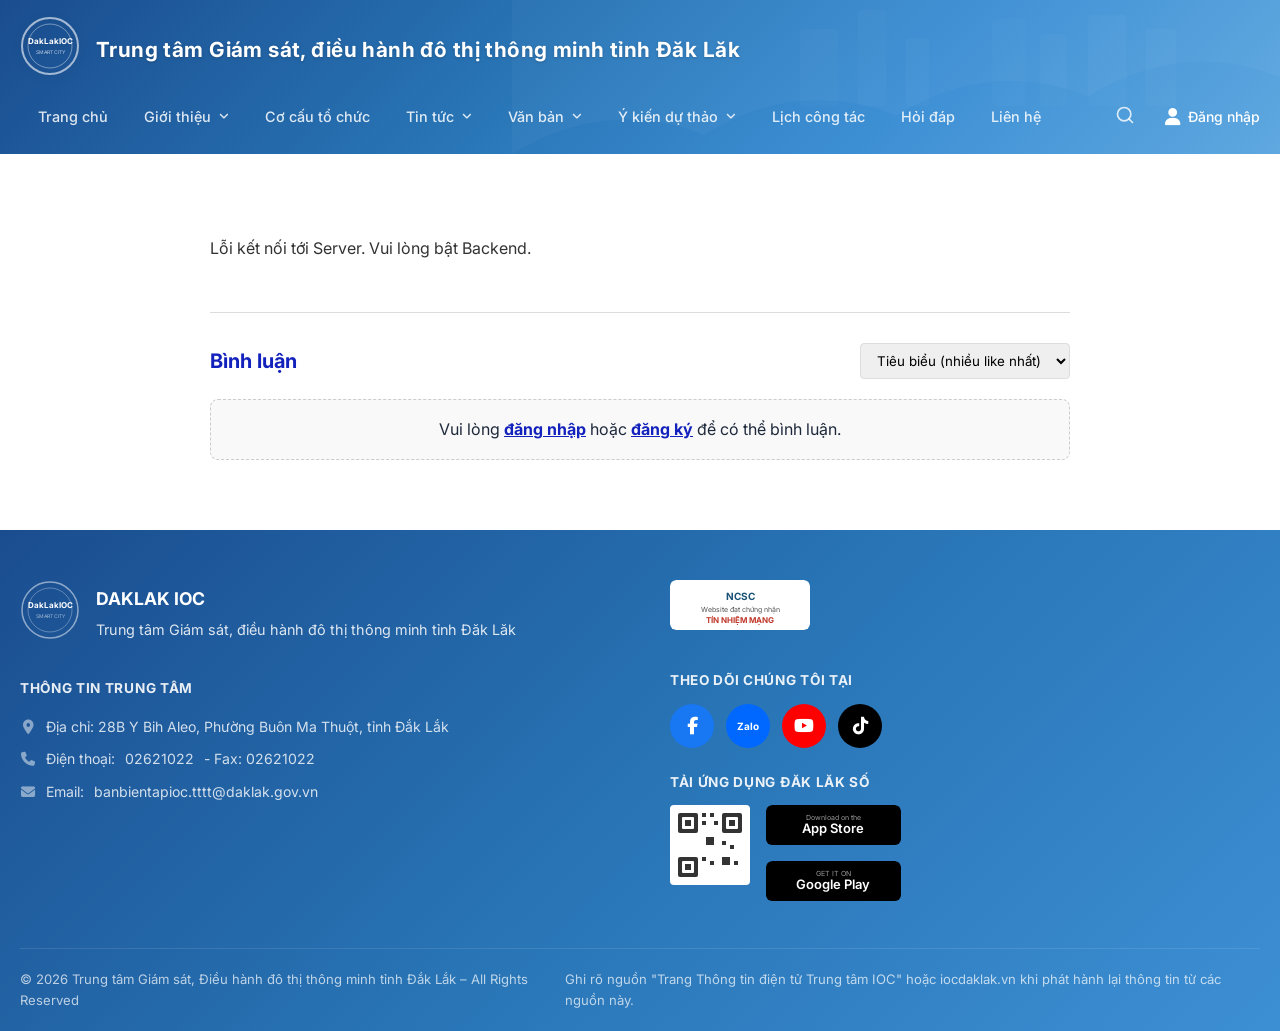
<file: tieu-chuan-chat-luong.html>
<!DOCTYPE html>
<html lang="vi">

<head>
    <meta charset="UTF-8">
    <meta name="viewport" content="width=device-width, initial-scale=1.0">
    <title>Tiêu chuẩn - Chất lượng - DakLakIOC</title>
    <meta name="description" content="Trung tâm Giám sát, Điều hành đô thị thông minh tỉnh Đăk Lăk - DakLakIOC">
    <link rel="preconnect" href="https://fonts.googleapis.com">
    <link rel="preconnect" href="https://fonts.gstatic.com" crossorigin>
    <link
        href="https://fonts.googleapis.com/css2?family=Inter:wght@400;500;600;700;800&family=Playfair+Display:ital,wght@0,400;0,600;0,700;1,400;1,600;1,700&display=swap"
        rel="stylesheet">
    <link rel="stylesheet" href="https://cdnjs.cloudflare.com/ajax/libs/font-awesome/6.5.1/css/all.min.css">
    <link rel="stylesheet" href="giao-dien.css">
</head>

<body data-page-id="tieu-chuan-chat-luong">
    <!-- ===== HEADER ===== -->
    <header class="header" id="header">
        <div class="header-banner">
            <!-- Blue gradient banner background -->
            <div class="header-banner-bg"></div>
            <div class="container">
                <div class="header-content">
                    <a href="#" class="logo">
                        <div class="logo-icon">
                            <svg viewBox="0 0 60 60" width="60" height="60">
                                <circle cx="30" cy="30" r="28" fill="none" stroke="rgba(255,255,255,0.6)"
                                    stroke-width="2" />
                                <circle cx="30" cy="30" r="22" fill="none" stroke="rgba(255,255,255,0.4)"
                                    stroke-width="1" />
                                <text x="30" y="28" text-anchor="middle" fill="white" font-size="8" font-weight="700"
                                    font-family="Inter">DakLakIOC</text>
                                <text x="30" y="38" text-anchor="middle" fill="rgba(255,255,255,0.7)" font-size="5"
                                    font-family="Inter">SMART CITY</text>
                            </svg>
                        </div>
                    </a>
                    <div class="header-title">
                        <a href="#">Trung tâm Giám sát, điều hành đô thị thông minh tỉnh Đăk Lăk</a>
                    </div>
                </div>
                <nav class="main-nav">
                    <a href="#" class="nav-small-logo">
                        <svg viewBox="0 0 60 60" width="50" height="50">
                            <circle cx="30" cy="30" r="28" fill="none" stroke="rgba(255,255,255,0.6)"
                                stroke-width="2" />
                            <circle cx="30" cy="30" r="22" fill="none" stroke="rgba(255,255,255,0.4)"
                                stroke-width="1" />
                            <text x="30" y="28" text-anchor="middle" fill="white" font-size="8" font-weight="700"
                                font-family="Inter">DakLakIOC</text>
                            <text x="30" y="38" text-anchor="middle" fill="rgba(255,255,255,0.7)" font-size="5"
                                font-family="Inter">SMART CITY</text>
                        </svg>
                    </a>
                    <ul class="nav-list">
                        <li class="nav-item">
                            <a href="trang-chu.html">Trang chủ</a>
                        </li>
                        <li class="nav-item has-dropdown">
                            <a href="#">Giới thiệu <i class="fa-solid fa-angle-down"></i></a>
                            <ul class="dropdown">
                                <li><a href="chuc-nang-nhiem-vu.html">Chức năng, nhiệm vụ</a></li>
                                <li><a href="dau-moi-ho-tro.html">Đầu mối hỗ trợ trực tuyến qua điện thoại</a></li>
                                <li><a href="lich-su-hinh-thanh.html">Lịch sử hình thành</a></li>
                                <li><a href="san-pham-tieu-bieu.html">Sản phẩm tiêu biểu</a></li>
                                <li><a href="so-do-to-chuc.html">Sơ đồ tổ chức</a></li>
                            </ul>
                        </li>
                        <li class="nav-item">
                            <a href="co-cau-to-chuc.html">Cơ cấu tổ chức</a>
                        </li>
                        <li class="nav-item has-dropdown">
                            <a href="#">Tin tức <i class="fa-solid fa-angle-down"></i></a>
                            <ul class="dropdown">
                                <li><a href="cap-nhat-bao-lu.html">Cập nhật bão lũ</a></li>
                                <li><a href="#">CĐS - Đổi mới sáng tạo</a></li>
                                <li><a href="#">Chỉ đạo điều hành</a></li>
                                <li><a href="#">Công tác xây dựng Đảng</a></li>
                                <li><a href="#">Giải pháp An toàn mạng</a></li>
                                <li><a href="#">Giải pháp An toàn thông tin</a></li>
                                <li><a href="#">Thông báo</a></li>
                                <li><a href="#">Tiêu chuẩn - Chất lượng</a></li>
                                <li><a href="#">Tin hoạt động</a></li>
                                <li><a href="#">Trao đổi kinh nghiệm</a></li>
                                <li><a href="#">Tương tác công dân</a></li>
                            </ul>
                        </li>
                        <li class="nav-item has-dropdown">
                            <a href="#">Văn bản <i class="fa-solid fa-angle-down"></i></a>
                            <ul class="dropdown">
                                <li><a href="#">Bộ Khoa học và Công nghệ</a></li>
                                <li><a href="#">CSDL VBQPPL tỉnh Đắk Lắk</a></li>
                                <li><a href="#">Khoa học và Công nghệ địa phương</a></li>
                                <li><a href="#">Khoa học và Công nghệ Trung ương</a></li>
                                <li><a href="#">UBND tỉnh Đắk Lắk</a></li>
                                <li><a href="#">Văn bản</a></li>
                                <li><a href="#">Văn bản Trung tâm IOC</a></li>
                            </ul>
                        </li>
                        <li class="nav-item has-dropdown">
                            <a href="#">Ý kiến dự thảo <i class="fa-solid fa-angle-down"></i></a>
                            <ul class="dropdown">
                                <li><a href="#">Văn bản dự thảo Sở KHCN</a></li>
                                <li class="dropdown-submenu">
                                    <a href="#">Văn bản dự thảo Trung tâm IOC <i class="fa-solid fa-angle-right"
                                            style="float: right; margin-top: 4px;"></i></a>
                                    <ul class="dropdown">
                                        <li><a href="#">Báo cáo</a></li>
                                        <li><a href="#">Công văn</a></li>
                                        <li><a href="#">Hướng dẫn</a></li>
                                        <li><a href="#">Quyết định</a></li>
                                        <li><a href="#">Tập huấn</a></li>
                                        <li><a href="#">Thông báo</a></li>
                                    </ul>
                                </li>
                                <li><a href="#">Văn bản dự thảo UBND tỉnh Đắk Lắk</a></li>
                            </ul>
                        </li>
                        <li class="nav-item">
                            <a href="#">Lịch công tác</a>
                        </li>
                        <li class="nav-item">
                            <a href="#">Hỏi đáp</a>
                        </li>
                        <li class="nav-item">
                            <a href="#">Liên hệ</a>
                        </li>
                    </ul>
                    
                    <button class="search-btn" id="searchBtn">
                        <svg xmlns="http://www.w3.org/2000/svg" width="20" height="20" viewBox="0 0 24 24" fill="none"
                            stroke="currentColor" stroke-width="2" stroke-linecap="round" stroke-linejoin="round">
                            <path d="m21 21-4.34-4.34" />
                            <circle cx="11" cy="11" r="8" />
                        </svg>
                    </button>
                    <div class="search-form" id="searchForm">
                        <form>
                            <input type="text" placeholder="Nhập tìm kiếm..." required
                                oninvalid="this.setCustomValidity('Vui lòng nhập từ khóa tìm kiếm')"
                                oninput="this.setCustomValidity('')">
                            <button type="submit">
                                <svg xmlns="http://www.w3.org/2000/svg" width="20" height="20" viewBox="0 0 24 24"
                                    fill="none" stroke="currentColor" stroke-width="2" stroke-linecap="round"
                                    stroke-linejoin="round">
                                    <circle cx="11" cy="11" r="8" />
                                    <path d="m21 21-4.34-4.34" />
                                </svg>
                            </button>
                            <button type="button" class="close-search" id="closeSearch">
                                <svg xmlns="http://www.w3.org/2000/svg" width="20" height="20" viewBox="0 0 24 24"
                                    fill="none" stroke="currentColor" stroke-width="2" stroke-linecap="round"
                                    stroke-linejoin="round">
                                    <path d="M18 6 6 18" />
                                    <path d="m6 6 12 12" />
                                </svg>
                            </button>
                        </form>
                    </div>
                    <div class="user-dropdown-container" id="userDropdownContainer" style="margin-left: 20px; margin-right: 0;">
                        <button class="user-btn" id="userBtn" title="Tài khoản" style="display: flex; align-items: center;">
                            <i class="fa-solid fa-user"></i> <span id="userBtnText" style="font-family: 'Inter', sans-serif; font-size: 14px; margin-left: 8px; font-weight: 500;">Đăng nhập</span>
                        </button>
                        <ul class="user-dropdown-menu" id="userDropdownMenu">
                            <li class="user-info-item">Xin chào, <b id="displayUsername">Guest</b></li>
                            <li><hr></li>
                            <li><a href="ho-so.html"><i class="fa-solid fa-address-card"></i> Hồ sơ cá nhân</a></li>
                            <li><a href="#" id="logoutBtn"><i class="fa-solid fa-right-from-bracket"></i> Đăng xuất</a></li>
                        </ul>
                    </div>
                </nav>
            </div>
        </div>
        <!-- Mobile menu button -->
        <button class="mobile-menu-btn" id="mobileMenuBtn">
            <i class="fa-solid fa-bars"></i>
        </button>
    </header>

    <!-- ===== ARTICLE CONTENT ===== -->
    <section class="article-section" style="padding: 50px 0; background: #fff;">
        <div class="container" style="max-width: 900px; margin: 0 auto; line-height: 1.8;">
            <h1 id="dynamic-news-title" style="font-size: 28px; color: #0a59ab; margin-bottom: 30px; text-transform: uppercase; font-weight: bold;"></h1>
            <div id="dynamic-news-content" style="font-size: 16px; color: #333;">
                Đang tải dữ liệu...
            </div>

            <!-- ===== COMMENTS SECTION ===== -->
            <div class="comments-section" id="commentsSection">
                <div class="comments-header">
                    <h3>Bình luận</h3>
                    <div class="comments-sort">
                        <select id="commentsSort">
                            <option value="likes">Tiêu biểu (nhiều like nhất)</option>
                            <option value="newest">Mới nhất</option>
                            <option value="oldest">Cũ nhất</option>
                        </select>
                    </div>
                </div>
                
                <div class="comments-input-area" id="commentsInputArea" style="display:none;">
                    <textarea id="commentInput" placeholder="Nhập bình luận của bạn..." rows="3"></textarea>
                    <div style="text-align: right; margin-top: 10px;">
                        <button id="postCommentBtn" class="post-comment-btn">Gửi bình luận</button>
                    </div>
                </div>
                <div class="comments-login-prompt" id="commentsLoginPrompt">
                    Vui lòng <a href="#" id="promptLoginBtn">đăng nhập</a> hoặc <a href="#" id="promptRegisterBtn">đăng ký</a> để có thể bình luận.
                </div>
                
                <div class="comments-list" id="commentsList">
                    <!-- Comments render here -->
                </div>
            </div>

        </div>
    </section>

    <!-- ===== FOOTER ===== -->
    <footer class="footer">
        <div class="container">
            <div class="footer-main">
                <div class="footer-left">
                    <div class="footer-brand">
                        <div class="footer-logo">
                            <svg viewBox="0 0 60 60" width="60" height="60">
                                <circle cx="30" cy="30" r="28" fill="none" stroke="rgba(255,255,255,0.5)"
                                    stroke-width="1.5" />
                                <circle cx="30" cy="30" r="22" fill="none" stroke="rgba(255,255,255,0.3)"
                                    stroke-width="1" />
                                <text x="30" y="28" text-anchor="middle" fill="white" font-size="8" font-weight="700"
                                    font-family="Inter">DakLakIOC</text>
                                <text x="30" y="38" text-anchor="middle" fill="rgba(255,255,255,0.6)" font-size="5"
                                    font-family="Inter">SMART CITY</text>
                            </svg>
                        </div>
                        <div class="footer-brand-text">
                            <strong>DAKLAK IOC</strong>
                            <span>Trung tâm Giám sát, điều hành đô thị thông minh tỉnh Đăk Lăk</span>
                        </div>
                    </div>
                    <div class="footer-info">
                        <h4>THÔNG TIN TRUNG TÂM</h4>
                        <p><i class="fa-solid fa-location-dot"></i> Địa chỉ: 28B Y Bih Aleo, Phường Buôn Ma Thuột, tỉnh
                            Đắk Lắk</p>
                        <p><i class="fa-solid fa-phone"></i> Điện thoại: <a href="tel:02621022">02621022</a> - Fax:
                            02621022</p>
                        <p><i class="fa-solid fa-envelope"></i> Email: <a
                                href="mailto:banbientapioc.tttt@daklak.gov.vn">banbientapioc.tttt@daklak.gov.vn</a></p>
                    </div>
                </div>
                <div class="footer-right">
                    <div class="footer-cert">
                        <div class="cert-badge">
                            <svg viewBox="0 0 140 50" width="140" height="50">
                                <rect width="140" height="50" rx="6" fill="white" />
                                <text x="70" y="20" text-anchor="middle" fill="#1a5276" font-size="10" font-weight="700"
                                    font-family="Inter">NCSC</text>
                                <text x="70" y="32" text-anchor="middle" fill="#555" font-size="7"
                                    font-family="Inter">Website đạt chứng nhận</text>
                                <text x="70" y="43" text-anchor="middle" fill="#c0392b" font-size="8" font-weight="700"
                                    font-family="Inter">TÍN NHIỆM MẠNG</text>
                            </svg>
                        </div>
                    </div>
                    <div class="footer-social">
                        <h4>THEO DÕI CHÚNG TÔI TẠI</h4>
                        <div class="social-links">
                            <a href="#" class="social-icon facebook" aria-label="Facebook">
                                <i class="fa-brands fa-facebook-f"></i>
                            </a>
                            <a href="#" class="social-icon zalo" aria-label="Zalo">
                                <span style="font-weight:700;font-size:10px;">Zalo</span>
                            </a>
                            <a href="#" class="social-icon youtube" aria-label="YouTube">
                                <i class="fa-brands fa-youtube"></i>
                            </a>
                            <a href="#" class="social-icon tiktok" aria-label="TikTok">
                                <i class="fa-brands fa-tiktok"></i>
                            </a>
                        </div>
                    </div>
                    <div class="footer-app">
                        <h4>TẢI ỨNG DỤNG ĐĂK LĂK SỐ</h4>
                        <div class="app-download">
                            <div class="qr-code">
                                <svg viewBox="0 0 80 80" width="80" height="80">
                                    <rect width="80" height="80" rx="4" fill="white" />
                                    <!-- QR code pattern -->
                                    <rect x="8" y="8" width="20" height="20" rx="2" fill="#333" />
                                    <rect x="52" y="8" width="20" height="20" rx="2" fill="#333" />
                                    <rect x="8" y="52" width="20" height="20" rx="2" fill="#333" />
                                    <rect x="12" y="12" width="12" height="12" rx="1" fill="white" />
                                    <rect x="56" y="12" width="12" height="12" rx="1" fill="white" />
                                    <rect x="12" y="56" width="12" height="12" rx="1" fill="white" />
                                    <rect x="15" y="15" width="6" height="6" fill="#333" />
                                    <rect x="59" y="15" width="6" height="6" fill="#333" />
                                    <rect x="15" y="59" width="6" height="6" fill="#333" />
                                    <rect x="32" y="8" width="4" height="4" fill="#333" />
                                    <rect x="40" y="8" width="4" height="4" fill="#333" />
                                    <rect x="32" y="16" width="4" height="4" fill="#333" />
                                    <rect x="44" y="16" width="4" height="4" fill="#333" />
                                    <rect x="36" y="32" width="8" height="8" fill="#333" />
                                    <rect x="52" y="36" width="4" height="4" fill="#333" />
                                    <rect x="60" y="40" width="4" height="4" fill="#333" />
                                    <rect x="32" y="52" width="4" height="4" fill="#333" />
                                    <rect x="40" y="56" width="4" height="4" fill="#333" />
                                    <rect x="52" y="52" width="8" height="8" fill="#333" />
                                    <rect x="64" y="56" width="4" height="4" fill="#333" />
                                </svg>
                            </div>
                            <div class="store-links">
                                <a href="#" class="store-btn">
                                    <svg viewBox="0 0 135 40" width="135" height="40">
                                        <rect width="135" height="40" rx="6" fill="#000" />
                                        <text x="67" y="15" text-anchor="middle" fill="#999" font-size="7"
                                            font-family="Inter">Download on the</text>
                                        <text x="67" y="28" text-anchor="middle" fill="white" font-size="13"
                                            font-weight="600" font-family="Inter">App Store</text>
                                    </svg>
                                </a>
                                <a href="#" class="store-btn">
                                    <svg viewBox="0 0 135 40" width="135" height="40">
                                        <rect width="135" height="40" rx="6" fill="#000" />
                                        <text x="67" y="15" text-anchor="middle" fill="#999" font-size="7"
                                            font-family="Inter">GET IT ON</text>
                                        <text x="67" y="28" text-anchor="middle" fill="white" font-size="13"
                                            font-weight="600" font-family="Inter">Google Play</text>
                                    </svg>
                                </a>
                            </div>
                        </div>
                    </div>
                </div>
            </div>
            <div class="footer-bottom">
                <p>© 2026 Trung tâm Giám sát, Điều hành đô thị thông minh tỉnh Đắk Lắk – All Rights Reserved</p>
                <p>Ghi rõ nguồn "Trang Thông tin điện tử Trung tâm IOC" hoặc iocdaklak.vn khi phát hành lại thông tin từ
                    các nguồn này.</p>
            </div>
        </div>
    </footer>

    <!-- ===== SCROLL TO TOP ===== -->
    <button class="scroll-top" id="scrollTopBtn" aria-label="Scroll to top">
        <i class="fa-solid fa-arrow-up"></i>
    </button>

    <script src="trang-chu.js"></script>
    <script src="binh-luan.js"></script>
    <script src="xac-thuc.js"></script>
</body>

</html>
</file>
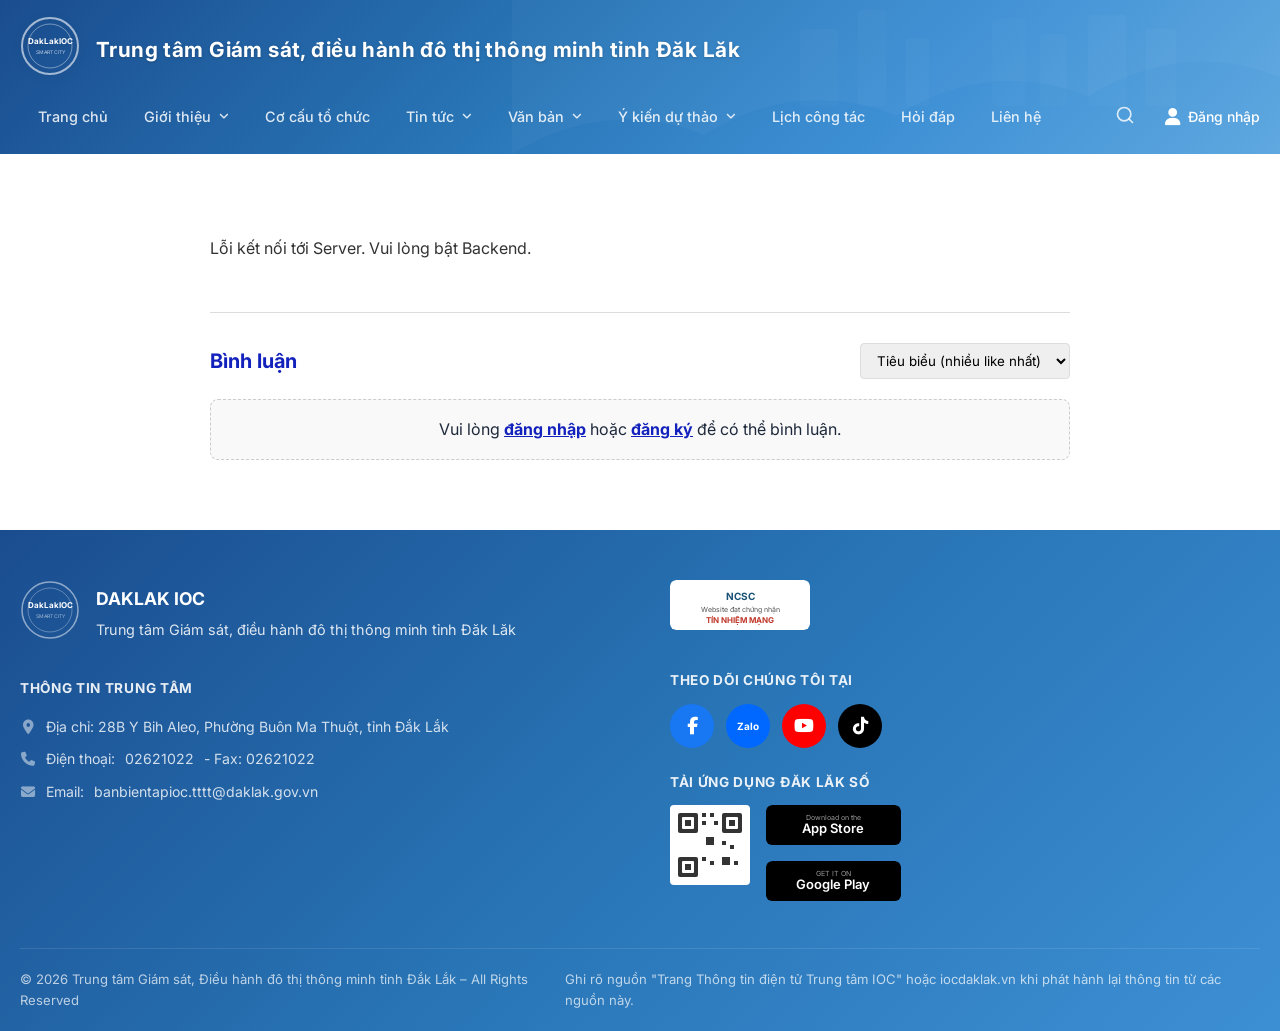
<file: tin-hoat-dong.html>
<!DOCTYPE html>
<html lang="vi">

<head>
    <meta charset="UTF-8">
    <meta name="viewport" content="width=device-width, initial-scale=1.0">
    <title>Tin hoạt động - DakLakIOC</title>
    <meta name="description" content="Trung tâm Giám sát, Điều hành đô thị thông minh tỉnh Đăk Lăk - DakLakIOC">
    <link rel="preconnect" href="https://fonts.googleapis.com">
    <link rel="preconnect" href="https://fonts.gstatic.com" crossorigin>
    <link
        href="https://fonts.googleapis.com/css2?family=Inter:wght@400;500;600;700;800&family=Playfair+Display:ital,wght@0,400;0,600;0,700;1,400;1,600;1,700&display=swap"
        rel="stylesheet">
    <link rel="stylesheet" href="https://cdnjs.cloudflare.com/ajax/libs/font-awesome/6.5.1/css/all.min.css">
    <link rel="stylesheet" href="giao-dien.css">
</head>

<body data-page-id="tin-hoat-dong">
    <!-- ===== HEADER ===== -->
    <header class="header" id="header">
        <div class="header-banner">
            <!-- Blue gradient banner background -->
            <div class="header-banner-bg"></div>
            <div class="container">
                <div class="header-content">
                    <a href="#" class="logo">
                        <div class="logo-icon">
                            <svg viewBox="0 0 60 60" width="60" height="60">
                                <circle cx="30" cy="30" r="28" fill="none" stroke="rgba(255,255,255,0.6)"
                                    stroke-width="2" />
                                <circle cx="30" cy="30" r="22" fill="none" stroke="rgba(255,255,255,0.4)"
                                    stroke-width="1" />
                                <text x="30" y="28" text-anchor="middle" fill="white" font-size="8" font-weight="700"
                                    font-family="Inter">DakLakIOC</text>
                                <text x="30" y="38" text-anchor="middle" fill="rgba(255,255,255,0.7)" font-size="5"
                                    font-family="Inter">SMART CITY</text>
                            </svg>
                        </div>
                    </a>
                    <div class="header-title">
                        <a href="#">Trung tâm Giám sát, điều hành đô thị thông minh tỉnh Đăk Lăk</a>
                    </div>
                </div>
                <nav class="main-nav">
                    <a href="#" class="nav-small-logo">
                        <svg viewBox="0 0 60 60" width="50" height="50">
                            <circle cx="30" cy="30" r="28" fill="none" stroke="rgba(255,255,255,0.6)"
                                stroke-width="2" />
                            <circle cx="30" cy="30" r="22" fill="none" stroke="rgba(255,255,255,0.4)"
                                stroke-width="1" />
                            <text x="30" y="28" text-anchor="middle" fill="white" font-size="8" font-weight="700"
                                font-family="Inter">DakLakIOC</text>
                            <text x="30" y="38" text-anchor="middle" fill="rgba(255,255,255,0.7)" font-size="5"
                                font-family="Inter">SMART CITY</text>
                        </svg>
                    </a>
                    <ul class="nav-list">
                        <li class="nav-item">
                            <a href="trang-chu.html">Trang chủ</a>
                        </li>
                        <li class="nav-item has-dropdown">
                            <a href="#">Giới thiệu <i class="fa-solid fa-angle-down"></i></a>
                            <ul class="dropdown">
                                <li><a href="chuc-nang-nhiem-vu.html">Chức năng, nhiệm vụ</a></li>
                                <li><a href="dau-moi-ho-tro.html">Đầu mối hỗ trợ trực tuyến qua điện thoại</a></li>
                                <li><a href="lich-su-hinh-thanh.html">Lịch sử hình thành</a></li>
                                <li><a href="san-pham-tieu-bieu.html">Sản phẩm tiêu biểu</a></li>
                                <li><a href="so-do-to-chuc.html">Sơ đồ tổ chức</a></li>
                            </ul>
                        </li>
                        <li class="nav-item">
                            <a href="co-cau-to-chuc.html">Cơ cấu tổ chức</a>
                        </li>
                        <li class="nav-item has-dropdown">
                            <a href="#">Tin tức <i class="fa-solid fa-angle-down"></i></a>
                            <ul class="dropdown">
                                <li><a href="cap-nhat-bao-lu.html">Cập nhật bão lũ</a></li>
                                <li><a href="#">CĐS - Đổi mới sáng tạo</a></li>
                                <li><a href="#">Chỉ đạo điều hành</a></li>
                                <li><a href="#">Công tác xây dựng Đảng</a></li>
                                <li><a href="#">Giải pháp An toàn mạng</a></li>
                                <li><a href="#">Giải pháp An toàn thông tin</a></li>
                                <li><a href="#">Thông báo</a></li>
                                <li><a href="#">Tiêu chuẩn - Chất lượng</a></li>
                                <li><a href="#">Tin hoạt động</a></li>
                                <li><a href="#">Trao đổi kinh nghiệm</a></li>
                                <li><a href="#">Tương tác công dân</a></li>
                            </ul>
                        </li>
                        <li class="nav-item has-dropdown">
                            <a href="#">Văn bản <i class="fa-solid fa-angle-down"></i></a>
                            <ul class="dropdown">
                                <li><a href="#">Bộ Khoa học và Công nghệ</a></li>
                                <li><a href="#">CSDL VBQPPL tỉnh Đắk Lắk</a></li>
                                <li><a href="#">Khoa học và Công nghệ địa phương</a></li>
                                <li><a href="#">Khoa học và Công nghệ Trung ương</a></li>
                                <li><a href="#">UBND tỉnh Đắk Lắk</a></li>
                                <li><a href="#">Văn bản</a></li>
                                <li><a href="#">Văn bản Trung tâm IOC</a></li>
                            </ul>
                        </li>
                        <li class="nav-item has-dropdown">
                            <a href="#">Ý kiến dự thảo <i class="fa-solid fa-angle-down"></i></a>
                            <ul class="dropdown">
                                <li><a href="#">Văn bản dự thảo Sở KHCN</a></li>
                                <li class="dropdown-submenu">
                                    <a href="#">Văn bản dự thảo Trung tâm IOC <i class="fa-solid fa-angle-right"
                                            style="float: right; margin-top: 4px;"></i></a>
                                    <ul class="dropdown">
                                        <li><a href="#">Báo cáo</a></li>
                                        <li><a href="#">Công văn</a></li>
                                        <li><a href="#">Hướng dẫn</a></li>
                                        <li><a href="#">Quyết định</a></li>
                                        <li><a href="#">Tập huấn</a></li>
                                        <li><a href="#">Thông báo</a></li>
                                    </ul>
                                </li>
                                <li><a href="#">Văn bản dự thảo UBND tỉnh Đắk Lắk</a></li>
                            </ul>
                        </li>
                        <li class="nav-item">
                            <a href="#">Lịch công tác</a>
                        </li>
                        <li class="nav-item">
                            <a href="#">Hỏi đáp</a>
                        </li>
                        <li class="nav-item">
                            <a href="#">Liên hệ</a>
                        </li>
                    </ul>
                    
                    <button class="search-btn" id="searchBtn">
                        <svg xmlns="http://www.w3.org/2000/svg" width="20" height="20" viewBox="0 0 24 24" fill="none"
                            stroke="currentColor" stroke-width="2" stroke-linecap="round" stroke-linejoin="round">
                            <path d="m21 21-4.34-4.34" />
                            <circle cx="11" cy="11" r="8" />
                        </svg>
                    </button>
                    <div class="search-form" id="searchForm">
                        <form>
                            <input type="text" placeholder="Nhập tìm kiếm..." required
                                oninvalid="this.setCustomValidity('Vui lòng nhập từ khóa tìm kiếm')"
                                oninput="this.setCustomValidity('')">
                            <button type="submit">
                                <svg xmlns="http://www.w3.org/2000/svg" width="20" height="20" viewBox="0 0 24 24"
                                    fill="none" stroke="currentColor" stroke-width="2" stroke-linecap="round"
                                    stroke-linejoin="round">
                                    <circle cx="11" cy="11" r="8" />
                                    <path d="m21 21-4.34-4.34" />
                                </svg>
                            </button>
                            <button type="button" class="close-search" id="closeSearch">
                                <svg xmlns="http://www.w3.org/2000/svg" width="20" height="20" viewBox="0 0 24 24"
                                    fill="none" stroke="currentColor" stroke-width="2" stroke-linecap="round"
                                    stroke-linejoin="round">
                                    <path d="M18 6 6 18" />
                                    <path d="m6 6 12 12" />
                                </svg>
                            </button>
                        </form>
                    </div>
                    <div class="user-dropdown-container" id="userDropdownContainer" style="margin-left: 20px; margin-right: 0;">
                        <button class="user-btn" id="userBtn" title="Tài khoản" style="display: flex; align-items: center;">
                            <i class="fa-solid fa-user"></i> <span id="userBtnText" style="font-family: 'Inter', sans-serif; font-size: 14px; margin-left: 8px; font-weight: 500;">Đăng nhập</span>
                        </button>
                        <ul class="user-dropdown-menu" id="userDropdownMenu">
                            <li class="user-info-item">Xin chào, <b id="displayUsername">Guest</b></li>
                            <li><hr></li>
                            <li><a href="ho-so.html"><i class="fa-solid fa-address-card"></i> Hồ sơ cá nhân</a></li>
                            <li><a href="#" id="logoutBtn"><i class="fa-solid fa-right-from-bracket"></i> Đăng xuất</a></li>
                        </ul>
                    </div>
                </nav>
            </div>
        </div>
        <!-- Mobile menu button -->
        <button class="mobile-menu-btn" id="mobileMenuBtn">
            <i class="fa-solid fa-bars"></i>
        </button>
    </header>

    <!-- ===== ARTICLE CONTENT ===== -->
    <section class="article-section" style="padding: 50px 0; background: #fff;">
        <div class="container" style="max-width: 900px; margin: 0 auto; line-height: 1.8;">
            <h1 id="dynamic-news-title" style="font-size: 28px; color: #0a59ab; margin-bottom: 30px; text-transform: uppercase; font-weight: bold;"></h1>
            <div id="dynamic-news-content" style="font-size: 16px; color: #333;">
                Đang tải dữ liệu...
            </div>

            <!-- ===== COMMENTS SECTION ===== -->
            <div class="comments-section" id="commentsSection">
                <div class="comments-header">
                    <h3>Bình luận</h3>
                    <div class="comments-sort">
                        <select id="commentsSort">
                            <option value="likes">Tiêu biểu (nhiều like nhất)</option>
                            <option value="newest">Mới nhất</option>
                            <option value="oldest">Cũ nhất</option>
                        </select>
                    </div>
                </div>
                
                <div class="comments-input-area" id="commentsInputArea" style="display:none;">
                    <textarea id="commentInput" placeholder="Nhập bình luận của bạn..." rows="3"></textarea>
                    <div style="text-align: right; margin-top: 10px;">
                        <button id="postCommentBtn" class="post-comment-btn">Gửi bình luận</button>
                    </div>
                </div>
                <div class="comments-login-prompt" id="commentsLoginPrompt">
                    Vui lòng <a href="#" id="promptLoginBtn">đăng nhập</a> hoặc <a href="#" id="promptRegisterBtn">đăng ký</a> để có thể bình luận.
                </div>
                
                <div class="comments-list" id="commentsList">
                    <!-- Comments render here -->
                </div>
            </div>

        </div>
    </section>

    <!-- ===== FOOTER ===== -->
    <footer class="footer">
        <div class="container">
            <div class="footer-main">
                <div class="footer-left">
                    <div class="footer-brand">
                        <div class="footer-logo">
                            <svg viewBox="0 0 60 60" width="60" height="60">
                                <circle cx="30" cy="30" r="28" fill="none" stroke="rgba(255,255,255,0.5)"
                                    stroke-width="1.5" />
                                <circle cx="30" cy="30" r="22" fill="none" stroke="rgba(255,255,255,0.3)"
                                    stroke-width="1" />
                                <text x="30" y="28" text-anchor="middle" fill="white" font-size="8" font-weight="700"
                                    font-family="Inter">DakLakIOC</text>
                                <text x="30" y="38" text-anchor="middle" fill="rgba(255,255,255,0.6)" font-size="5"
                                    font-family="Inter">SMART CITY</text>
                            </svg>
                        </div>
                        <div class="footer-brand-text">
                            <strong>DAKLAK IOC</strong>
                            <span>Trung tâm Giám sát, điều hành đô thị thông minh tỉnh Đăk Lăk</span>
                        </div>
                    </div>
                    <div class="footer-info">
                        <h4>THÔNG TIN TRUNG TÂM</h4>
                        <p><i class="fa-solid fa-location-dot"></i> Địa chỉ: 28B Y Bih Aleo, Phường Buôn Ma Thuột, tỉnh
                            Đắk Lắk</p>
                        <p><i class="fa-solid fa-phone"></i> Điện thoại: <a href="tel:02621022">02621022</a> - Fax:
                            02621022</p>
                        <p><i class="fa-solid fa-envelope"></i> Email: <a
                                href="mailto:banbientapioc.tttt@daklak.gov.vn">banbientapioc.tttt@daklak.gov.vn</a></p>
                    </div>
                </div>
                <div class="footer-right">
                    <div class="footer-cert">
                        <div class="cert-badge">
                            <svg viewBox="0 0 140 50" width="140" height="50">
                                <rect width="140" height="50" rx="6" fill="white" />
                                <text x="70" y="20" text-anchor="middle" fill="#1a5276" font-size="10" font-weight="700"
                                    font-family="Inter">NCSC</text>
                                <text x="70" y="32" text-anchor="middle" fill="#555" font-size="7"
                                    font-family="Inter">Website đạt chứng nhận</text>
                                <text x="70" y="43" text-anchor="middle" fill="#c0392b" font-size="8" font-weight="700"
                                    font-family="Inter">TÍN NHIỆM MẠNG</text>
                            </svg>
                        </div>
                    </div>
                    <div class="footer-social">
                        <h4>THEO DÕI CHÚNG TÔI TẠI</h4>
                        <div class="social-links">
                            <a href="#" class="social-icon facebook" aria-label="Facebook">
                                <i class="fa-brands fa-facebook-f"></i>
                            </a>
                            <a href="#" class="social-icon zalo" aria-label="Zalo">
                                <span style="font-weight:700;font-size:10px;">Zalo</span>
                            </a>
                            <a href="#" class="social-icon youtube" aria-label="YouTube">
                                <i class="fa-brands fa-youtube"></i>
                            </a>
                            <a href="#" class="social-icon tiktok" aria-label="TikTok">
                                <i class="fa-brands fa-tiktok"></i>
                            </a>
                        </div>
                    </div>
                    <div class="footer-app">
                        <h4>TẢI ỨNG DỤNG ĐĂK LĂK SỐ</h4>
                        <div class="app-download">
                            <div class="qr-code">
                                <svg viewBox="0 0 80 80" width="80" height="80">
                                    <rect width="80" height="80" rx="4" fill="white" />
                                    <!-- QR code pattern -->
                                    <rect x="8" y="8" width="20" height="20" rx="2" fill="#333" />
                                    <rect x="52" y="8" width="20" height="20" rx="2" fill="#333" />
                                    <rect x="8" y="52" width="20" height="20" rx="2" fill="#333" />
                                    <rect x="12" y="12" width="12" height="12" rx="1" fill="white" />
                                    <rect x="56" y="12" width="12" height="12" rx="1" fill="white" />
                                    <rect x="12" y="56" width="12" height="12" rx="1" fill="white" />
                                    <rect x="15" y="15" width="6" height="6" fill="#333" />
                                    <rect x="59" y="15" width="6" height="6" fill="#333" />
                                    <rect x="15" y="59" width="6" height="6" fill="#333" />
                                    <rect x="32" y="8" width="4" height="4" fill="#333" />
                                    <rect x="40" y="8" width="4" height="4" fill="#333" />
                                    <rect x="32" y="16" width="4" height="4" fill="#333" />
                                    <rect x="44" y="16" width="4" height="4" fill="#333" />
                                    <rect x="36" y="32" width="8" height="8" fill="#333" />
                                    <rect x="52" y="36" width="4" height="4" fill="#333" />
                                    <rect x="60" y="40" width="4" height="4" fill="#333" />
                                    <rect x="32" y="52" width="4" height="4" fill="#333" />
                                    <rect x="40" y="56" width="4" height="4" fill="#333" />
                                    <rect x="52" y="52" width="8" height="8" fill="#333" />
                                    <rect x="64" y="56" width="4" height="4" fill="#333" />
                                </svg>
                            </div>
                            <div class="store-links">
                                <a href="#" class="store-btn">
                                    <svg viewBox="0 0 135 40" width="135" height="40">
                                        <rect width="135" height="40" rx="6" fill="#000" />
                                        <text x="67" y="15" text-anchor="middle" fill="#999" font-size="7"
                                            font-family="Inter">Download on the</text>
                                        <text x="67" y="28" text-anchor="middle" fill="white" font-size="13"
                                            font-weight="600" font-family="Inter">App Store</text>
                                    </svg>
                                </a>
                                <a href="#" class="store-btn">
                                    <svg viewBox="0 0 135 40" width="135" height="40">
                                        <rect width="135" height="40" rx="6" fill="#000" />
                                        <text x="67" y="15" text-anchor="middle" fill="#999" font-size="7"
                                            font-family="Inter">GET IT ON</text>
                                        <text x="67" y="28" text-anchor="middle" fill="white" font-size="13"
                                            font-weight="600" font-family="Inter">Google Play</text>
                                    </svg>
                                </a>
                            </div>
                        </div>
                    </div>
                </div>
            </div>
            <div class="footer-bottom">
                <p>© 2026 Trung tâm Giám sát, Điều hành đô thị thông minh tỉnh Đắk Lắk – All Rights Reserved</p>
                <p>Ghi rõ nguồn "Trang Thông tin điện tử Trung tâm IOC" hoặc iocdaklak.vn khi phát hành lại thông tin từ
                    các nguồn này.</p>
            </div>
        </div>
    </footer>

    <!-- ===== SCROLL TO TOP ===== -->
    <button class="scroll-top" id="scrollTopBtn" aria-label="Scroll to top">
        <i class="fa-solid fa-arrow-up"></i>
    </button>

    <script src="trang-chu.js"></script>
    <script src="binh-luan.js"></script>
    <script src="xac-thuc.js"></script>
</body>

</html>
</file>
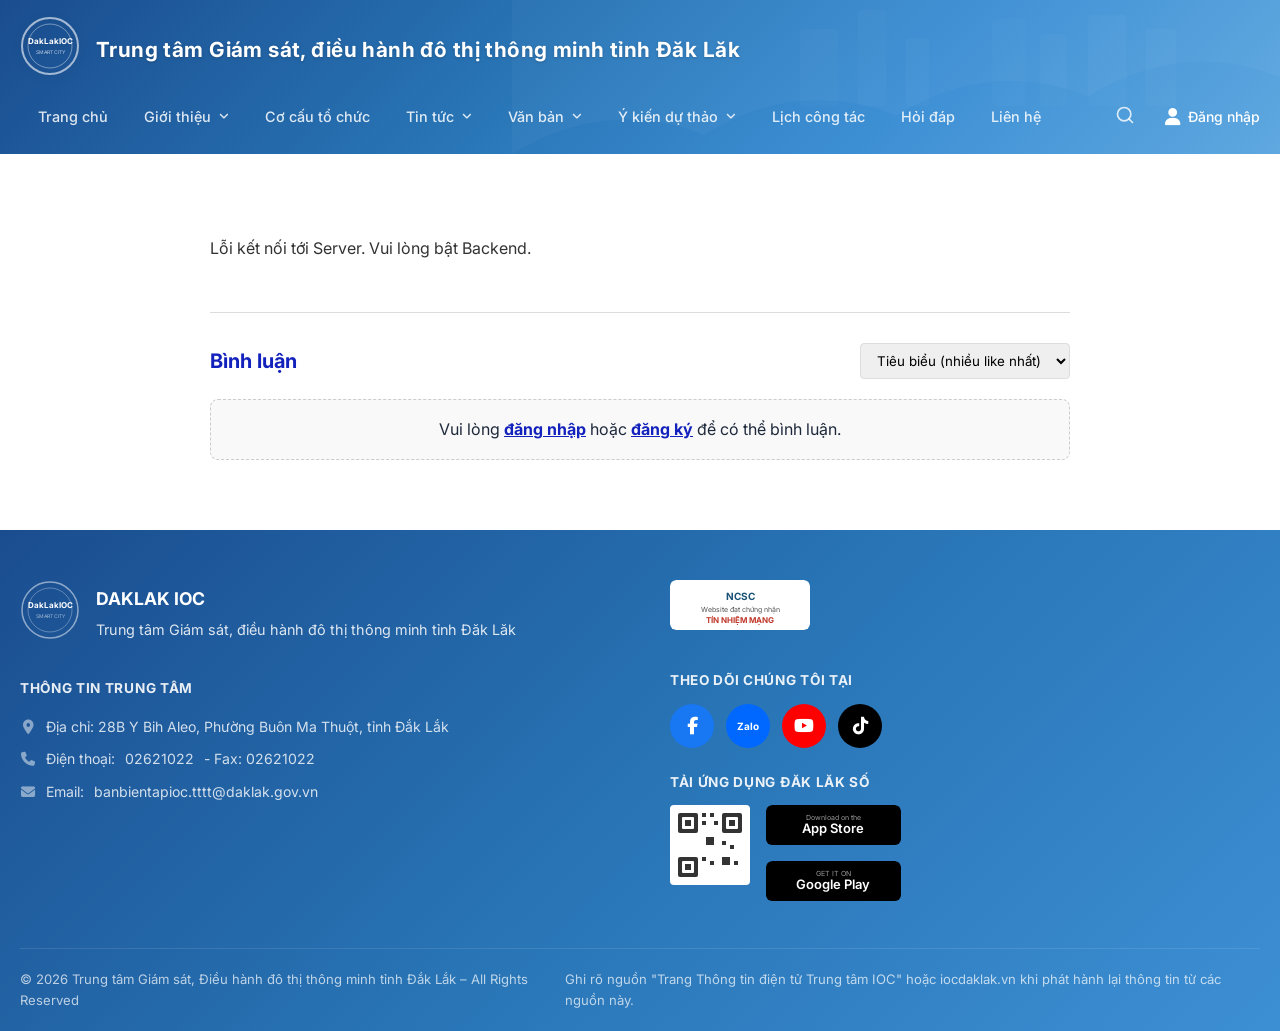
<file: trao-doi-kinh-nghiem.html>
<!DOCTYPE html>
<html lang="vi">

<head>
    <meta charset="UTF-8">
    <meta name="viewport" content="width=device-width, initial-scale=1.0">
    <title>Trao đổi kinh nghiệm - DakLakIOC</title>
    <meta name="description" content="Trung tâm Giám sát, Điều hành đô thị thông minh tỉnh Đăk Lăk - DakLakIOC">
    <link rel="preconnect" href="https://fonts.googleapis.com">
    <link rel="preconnect" href="https://fonts.gstatic.com" crossorigin>
    <link
        href="https://fonts.googleapis.com/css2?family=Inter:wght@400;500;600;700;800&family=Playfair+Display:ital,wght@0,400;0,600;0,700;1,400;1,600;1,700&display=swap"
        rel="stylesheet">
    <link rel="stylesheet" href="https://cdnjs.cloudflare.com/ajax/libs/font-awesome/6.5.1/css/all.min.css">
    <link rel="stylesheet" href="giao-dien.css">
</head>

<body data-page-id="trao-doi-kinh-nghiem">
    <!-- ===== HEADER ===== -->
    <header class="header" id="header">
        <div class="header-banner">
            <!-- Blue gradient banner background -->
            <div class="header-banner-bg"></div>
            <div class="container">
                <div class="header-content">
                    <a href="#" class="logo">
                        <div class="logo-icon">
                            <svg viewBox="0 0 60 60" width="60" height="60">
                                <circle cx="30" cy="30" r="28" fill="none" stroke="rgba(255,255,255,0.6)"
                                    stroke-width="2" />
                                <circle cx="30" cy="30" r="22" fill="none" stroke="rgba(255,255,255,0.4)"
                                    stroke-width="1" />
                                <text x="30" y="28" text-anchor="middle" fill="white" font-size="8" font-weight="700"
                                    font-family="Inter">DakLakIOC</text>
                                <text x="30" y="38" text-anchor="middle" fill="rgba(255,255,255,0.7)" font-size="5"
                                    font-family="Inter">SMART CITY</text>
                            </svg>
                        </div>
                    </a>
                    <div class="header-title">
                        <a href="#">Trung tâm Giám sát, điều hành đô thị thông minh tỉnh Đăk Lăk</a>
                    </div>
                </div>
                <nav class="main-nav">
                    <a href="#" class="nav-small-logo">
                        <svg viewBox="0 0 60 60" width="50" height="50">
                            <circle cx="30" cy="30" r="28" fill="none" stroke="rgba(255,255,255,0.6)"
                                stroke-width="2" />
                            <circle cx="30" cy="30" r="22" fill="none" stroke="rgba(255,255,255,0.4)"
                                stroke-width="1" />
                            <text x="30" y="28" text-anchor="middle" fill="white" font-size="8" font-weight="700"
                                font-family="Inter">DakLakIOC</text>
                            <text x="30" y="38" text-anchor="middle" fill="rgba(255,255,255,0.7)" font-size="5"
                                font-family="Inter">SMART CITY</text>
                        </svg>
                    </a>
                    <ul class="nav-list">
                        <li class="nav-item">
                            <a href="trang-chu.html">Trang chủ</a>
                        </li>
                        <li class="nav-item has-dropdown">
                            <a href="#">Giới thiệu <i class="fa-solid fa-angle-down"></i></a>
                            <ul class="dropdown">
                                <li><a href="chuc-nang-nhiem-vu.html">Chức năng, nhiệm vụ</a></li>
                                <li><a href="dau-moi-ho-tro.html">Đầu mối hỗ trợ trực tuyến qua điện thoại</a></li>
                                <li><a href="lich-su-hinh-thanh.html">Lịch sử hình thành</a></li>
                                <li><a href="san-pham-tieu-bieu.html">Sản phẩm tiêu biểu</a></li>
                                <li><a href="so-do-to-chuc.html">Sơ đồ tổ chức</a></li>
                            </ul>
                        </li>
                        <li class="nav-item">
                            <a href="co-cau-to-chuc.html">Cơ cấu tổ chức</a>
                        </li>
                        <li class="nav-item has-dropdown">
                            <a href="#">Tin tức <i class="fa-solid fa-angle-down"></i></a>
                            <ul class="dropdown">
                                <li><a href="cap-nhat-bao-lu.html">Cập nhật bão lũ</a></li>
                                <li><a href="#">CĐS - Đổi mới sáng tạo</a></li>
                                <li><a href="#">Chỉ đạo điều hành</a></li>
                                <li><a href="#">Công tác xây dựng Đảng</a></li>
                                <li><a href="#">Giải pháp An toàn mạng</a></li>
                                <li><a href="#">Giải pháp An toàn thông tin</a></li>
                                <li><a href="#">Thông báo</a></li>
                                <li><a href="#">Tiêu chuẩn - Chất lượng</a></li>
                                <li><a href="#">Tin hoạt động</a></li>
                                <li><a href="#">Trao đổi kinh nghiệm</a></li>
                                <li><a href="#">Tương tác công dân</a></li>
                            </ul>
                        </li>
                        <li class="nav-item has-dropdown">
                            <a href="#">Văn bản <i class="fa-solid fa-angle-down"></i></a>
                            <ul class="dropdown">
                                <li><a href="#">Bộ Khoa học và Công nghệ</a></li>
                                <li><a href="#">CSDL VBQPPL tỉnh Đắk Lắk</a></li>
                                <li><a href="#">Khoa học và Công nghệ địa phương</a></li>
                                <li><a href="#">Khoa học và Công nghệ Trung ương</a></li>
                                <li><a href="#">UBND tỉnh Đắk Lắk</a></li>
                                <li><a href="#">Văn bản</a></li>
                                <li><a href="#">Văn bản Trung tâm IOC</a></li>
                            </ul>
                        </li>
                        <li class="nav-item has-dropdown">
                            <a href="#">Ý kiến dự thảo <i class="fa-solid fa-angle-down"></i></a>
                            <ul class="dropdown">
                                <li><a href="#">Văn bản dự thảo Sở KHCN</a></li>
                                <li class="dropdown-submenu">
                                    <a href="#">Văn bản dự thảo Trung tâm IOC <i class="fa-solid fa-angle-right"
                                            style="float: right; margin-top: 4px;"></i></a>
                                    <ul class="dropdown">
                                        <li><a href="#">Báo cáo</a></li>
                                        <li><a href="#">Công văn</a></li>
                                        <li><a href="#">Hướng dẫn</a></li>
                                        <li><a href="#">Quyết định</a></li>
                                        <li><a href="#">Tập huấn</a></li>
                                        <li><a href="#">Thông báo</a></li>
                                    </ul>
                                </li>
                                <li><a href="#">Văn bản dự thảo UBND tỉnh Đắk Lắk</a></li>
                            </ul>
                        </li>
                        <li class="nav-item">
                            <a href="#">Lịch công tác</a>
                        </li>
                        <li class="nav-item">
                            <a href="#">Hỏi đáp</a>
                        </li>
                        <li class="nav-item">
                            <a href="#">Liên hệ</a>
                        </li>
                    </ul>
                    
                    <button class="search-btn" id="searchBtn">
                        <svg xmlns="http://www.w3.org/2000/svg" width="20" height="20" viewBox="0 0 24 24" fill="none"
                            stroke="currentColor" stroke-width="2" stroke-linecap="round" stroke-linejoin="round">
                            <path d="m21 21-4.34-4.34" />
                            <circle cx="11" cy="11" r="8" />
                        </svg>
                    </button>
                    <div class="search-form" id="searchForm">
                        <form>
                            <input type="text" placeholder="Nhập tìm kiếm..." required
                                oninvalid="this.setCustomValidity('Vui lòng nhập từ khóa tìm kiếm')"
                                oninput="this.setCustomValidity('')">
                            <button type="submit">
                                <svg xmlns="http://www.w3.org/2000/svg" width="20" height="20" viewBox="0 0 24 24"
                                    fill="none" stroke="currentColor" stroke-width="2" stroke-linecap="round"
                                    stroke-linejoin="round">
                                    <circle cx="11" cy="11" r="8" />
                                    <path d="m21 21-4.34-4.34" />
                                </svg>
                            </button>
                            <button type="button" class="close-search" id="closeSearch">
                                <svg xmlns="http://www.w3.org/2000/svg" width="20" height="20" viewBox="0 0 24 24"
                                    fill="none" stroke="currentColor" stroke-width="2" stroke-linecap="round"
                                    stroke-linejoin="round">
                                    <path d="M18 6 6 18" />
                                    <path d="m6 6 12 12" />
                                </svg>
                            </button>
                        </form>
                    </div>
                    <div class="user-dropdown-container" id="userDropdownContainer" style="margin-left: 20px; margin-right: 0;">
                        <button class="user-btn" id="userBtn" title="Tài khoản" style="display: flex; align-items: center;">
                            <i class="fa-solid fa-user"></i> <span id="userBtnText" style="font-family: 'Inter', sans-serif; font-size: 14px; margin-left: 8px; font-weight: 500;">Đăng nhập</span>
                        </button>
                        <ul class="user-dropdown-menu" id="userDropdownMenu">
                            <li class="user-info-item">Xin chào, <b id="displayUsername">Guest</b></li>
                            <li><hr></li>
                            <li><a href="ho-so.html"><i class="fa-solid fa-address-card"></i> Hồ sơ cá nhân</a></li>
                            <li><a href="#" id="logoutBtn"><i class="fa-solid fa-right-from-bracket"></i> Đăng xuất</a></li>
                        </ul>
                    </div>
                </nav>
            </div>
        </div>
        <!-- Mobile menu button -->
        <button class="mobile-menu-btn" id="mobileMenuBtn">
            <i class="fa-solid fa-bars"></i>
        </button>
    </header>

    <!-- ===== ARTICLE CONTENT ===== -->
    <section class="article-section" style="padding: 50px 0; background: #fff;">
        <div class="container" style="max-width: 900px; margin: 0 auto; line-height: 1.8;">
            <h1 id="dynamic-news-title" style="font-size: 28px; color: #0a59ab; margin-bottom: 30px; text-transform: uppercase; font-weight: bold;"></h1>
            <div id="dynamic-news-content" style="font-size: 16px; color: #333;">
                Đang tải dữ liệu...
            </div>

            <!-- ===== COMMENTS SECTION ===== -->
            <div class="comments-section" id="commentsSection">
                <div class="comments-header">
                    <h3>Bình luận</h3>
                    <div class="comments-sort">
                        <select id="commentsSort">
                            <option value="likes">Tiêu biểu (nhiều like nhất)</option>
                            <option value="newest">Mới nhất</option>
                            <option value="oldest">Cũ nhất</option>
                        </select>
                    </div>
                </div>
                
                <div class="comments-input-area" id="commentsInputArea" style="display:none;">
                    <textarea id="commentInput" placeholder="Nhập bình luận của bạn..." rows="3"></textarea>
                    <div style="text-align: right; margin-top: 10px;">
                        <button id="postCommentBtn" class="post-comment-btn">Gửi bình luận</button>
                    </div>
                </div>
                <div class="comments-login-prompt" id="commentsLoginPrompt">
                    Vui lòng <a href="#" id="promptLoginBtn">đăng nhập</a> hoặc <a href="#" id="promptRegisterBtn">đăng ký</a> để có thể bình luận.
                </div>
                
                <div class="comments-list" id="commentsList">
                    <!-- Comments render here -->
                </div>
            </div>

        </div>
    </section>

    <!-- ===== FOOTER ===== -->
    <footer class="footer">
        <div class="container">
            <div class="footer-main">
                <div class="footer-left">
                    <div class="footer-brand">
                        <div class="footer-logo">
                            <svg viewBox="0 0 60 60" width="60" height="60">
                                <circle cx="30" cy="30" r="28" fill="none" stroke="rgba(255,255,255,0.5)"
                                    stroke-width="1.5" />
                                <circle cx="30" cy="30" r="22" fill="none" stroke="rgba(255,255,255,0.3)"
                                    stroke-width="1" />
                                <text x="30" y="28" text-anchor="middle" fill="white" font-size="8" font-weight="700"
                                    font-family="Inter">DakLakIOC</text>
                                <text x="30" y="38" text-anchor="middle" fill="rgba(255,255,255,0.6)" font-size="5"
                                    font-family="Inter">SMART CITY</text>
                            </svg>
                        </div>
                        <div class="footer-brand-text">
                            <strong>DAKLAK IOC</strong>
                            <span>Trung tâm Giám sát, điều hành đô thị thông minh tỉnh Đăk Lăk</span>
                        </div>
                    </div>
                    <div class="footer-info">
                        <h4>THÔNG TIN TRUNG TÂM</h4>
                        <p><i class="fa-solid fa-location-dot"></i> Địa chỉ: 28B Y Bih Aleo, Phường Buôn Ma Thuột, tỉnh
                            Đắk Lắk</p>
                        <p><i class="fa-solid fa-phone"></i> Điện thoại: <a href="tel:02621022">02621022</a> - Fax:
                            02621022</p>
                        <p><i class="fa-solid fa-envelope"></i> Email: <a
                                href="mailto:banbientapioc.tttt@daklak.gov.vn">banbientapioc.tttt@daklak.gov.vn</a></p>
                    </div>
                </div>
                <div class="footer-right">
                    <div class="footer-cert">
                        <div class="cert-badge">
                            <svg viewBox="0 0 140 50" width="140" height="50">
                                <rect width="140" height="50" rx="6" fill="white" />
                                <text x="70" y="20" text-anchor="middle" fill="#1a5276" font-size="10" font-weight="700"
                                    font-family="Inter">NCSC</text>
                                <text x="70" y="32" text-anchor="middle" fill="#555" font-size="7"
                                    font-family="Inter">Website đạt chứng nhận</text>
                                <text x="70" y="43" text-anchor="middle" fill="#c0392b" font-size="8" font-weight="700"
                                    font-family="Inter">TÍN NHIỆM MẠNG</text>
                            </svg>
                        </div>
                    </div>
                    <div class="footer-social">
                        <h4>THEO DÕI CHÚNG TÔI TẠI</h4>
                        <div class="social-links">
                            <a href="#" class="social-icon facebook" aria-label="Facebook">
                                <i class="fa-brands fa-facebook-f"></i>
                            </a>
                            <a href="#" class="social-icon zalo" aria-label="Zalo">
                                <span style="font-weight:700;font-size:10px;">Zalo</span>
                            </a>
                            <a href="#" class="social-icon youtube" aria-label="YouTube">
                                <i class="fa-brands fa-youtube"></i>
                            </a>
                            <a href="#" class="social-icon tiktok" aria-label="TikTok">
                                <i class="fa-brands fa-tiktok"></i>
                            </a>
                        </div>
                    </div>
                    <div class="footer-app">
                        <h4>TẢI ỨNG DỤNG ĐĂK LĂK SỐ</h4>
                        <div class="app-download">
                            <div class="qr-code">
                                <svg viewBox="0 0 80 80" width="80" height="80">
                                    <rect width="80" height="80" rx="4" fill="white" />
                                    <!-- QR code pattern -->
                                    <rect x="8" y="8" width="20" height="20" rx="2" fill="#333" />
                                    <rect x="52" y="8" width="20" height="20" rx="2" fill="#333" />
                                    <rect x="8" y="52" width="20" height="20" rx="2" fill="#333" />
                                    <rect x="12" y="12" width="12" height="12" rx="1" fill="white" />
                                    <rect x="56" y="12" width="12" height="12" rx="1" fill="white" />
                                    <rect x="12" y="56" width="12" height="12" rx="1" fill="white" />
                                    <rect x="15" y="15" width="6" height="6" fill="#333" />
                                    <rect x="59" y="15" width="6" height="6" fill="#333" />
                                    <rect x="15" y="59" width="6" height="6" fill="#333" />
                                    <rect x="32" y="8" width="4" height="4" fill="#333" />
                                    <rect x="40" y="8" width="4" height="4" fill="#333" />
                                    <rect x="32" y="16" width="4" height="4" fill="#333" />
                                    <rect x="44" y="16" width="4" height="4" fill="#333" />
                                    <rect x="36" y="32" width="8" height="8" fill="#333" />
                                    <rect x="52" y="36" width="4" height="4" fill="#333" />
                                    <rect x="60" y="40" width="4" height="4" fill="#333" />
                                    <rect x="32" y="52" width="4" height="4" fill="#333" />
                                    <rect x="40" y="56" width="4" height="4" fill="#333" />
                                    <rect x="52" y="52" width="8" height="8" fill="#333" />
                                    <rect x="64" y="56" width="4" height="4" fill="#333" />
                                </svg>
                            </div>
                            <div class="store-links">
                                <a href="#" class="store-btn">
                                    <svg viewBox="0 0 135 40" width="135" height="40">
                                        <rect width="135" height="40" rx="6" fill="#000" />
                                        <text x="67" y="15" text-anchor="middle" fill="#999" font-size="7"
                                            font-family="Inter">Download on the</text>
                                        <text x="67" y="28" text-anchor="middle" fill="white" font-size="13"
                                            font-weight="600" font-family="Inter">App Store</text>
                                    </svg>
                                </a>
                                <a href="#" class="store-btn">
                                    <svg viewBox="0 0 135 40" width="135" height="40">
                                        <rect width="135" height="40" rx="6" fill="#000" />
                                        <text x="67" y="15" text-anchor="middle" fill="#999" font-size="7"
                                            font-family="Inter">GET IT ON</text>
                                        <text x="67" y="28" text-anchor="middle" fill="white" font-size="13"
                                            font-weight="600" font-family="Inter">Google Play</text>
                                    </svg>
                                </a>
                            </div>
                        </div>
                    </div>
                </div>
            </div>
            <div class="footer-bottom">
                <p>© 2026 Trung tâm Giám sát, Điều hành đô thị thông minh tỉnh Đắk Lắk – All Rights Reserved</p>
                <p>Ghi rõ nguồn "Trang Thông tin điện tử Trung tâm IOC" hoặc iocdaklak.vn khi phát hành lại thông tin từ
                    các nguồn này.</p>
            </div>
        </div>
    </footer>

    <!-- ===== SCROLL TO TOP ===== -->
    <button class="scroll-top" id="scrollTopBtn" aria-label="Scroll to top">
        <i class="fa-solid fa-arrow-up"></i>
    </button>

    <script src="trang-chu.js"></script>
    <script src="binh-luan.js"></script>
    <script src="xac-thuc.js"></script>
</body>

</html>
</file>
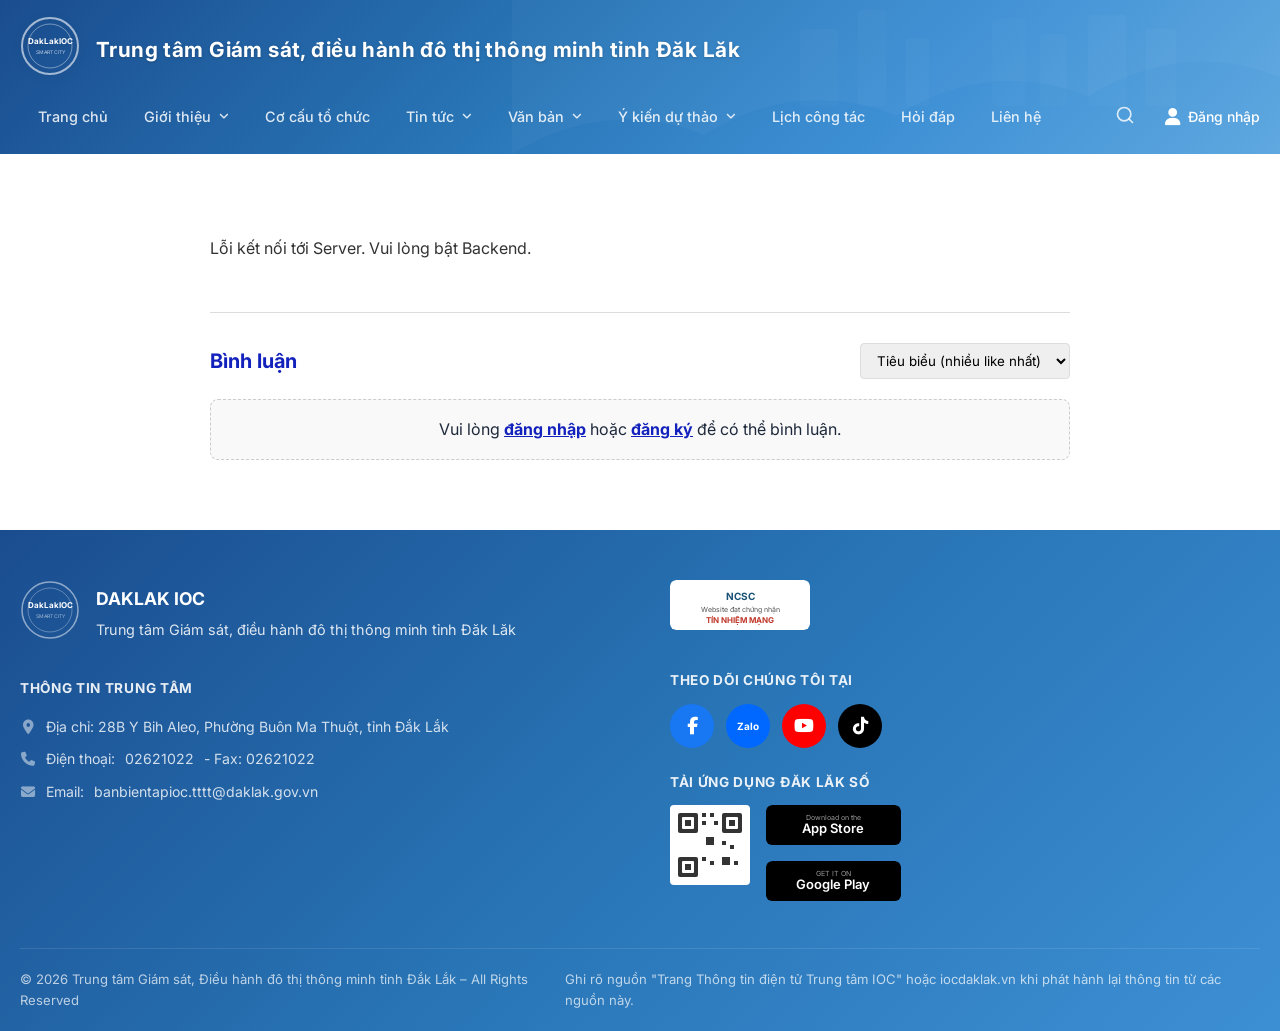
<file: tuong-tac-cong-dan.html>
<!DOCTYPE html>
<html lang="vi">

<head>
    <meta charset="UTF-8">
    <meta name="viewport" content="width=device-width, initial-scale=1.0">
    <title>Tương tác công dân - DakLakIOC</title>
    <meta name="description" content="Trung tâm Giám sát, Điều hành đô thị thông minh tỉnh Đăk Lăk - DakLakIOC">
    <link rel="preconnect" href="https://fonts.googleapis.com">
    <link rel="preconnect" href="https://fonts.gstatic.com" crossorigin>
    <link
        href="https://fonts.googleapis.com/css2?family=Inter:wght@400;500;600;700;800&family=Playfair+Display:ital,wght@0,400;0,600;0,700;1,400;1,600;1,700&display=swap"
        rel="stylesheet">
    <link rel="stylesheet" href="https://cdnjs.cloudflare.com/ajax/libs/font-awesome/6.5.1/css/all.min.css">
    <link rel="stylesheet" href="giao-dien.css">
</head>

<body data-page-id="tuong-tac-cong-dan">
    <!-- ===== HEADER ===== -->
    <header class="header" id="header">
        <div class="header-banner">
            <!-- Blue gradient banner background -->
            <div class="header-banner-bg"></div>
            <div class="container">
                <div class="header-content">
                    <a href="#" class="logo">
                        <div class="logo-icon">
                            <svg viewBox="0 0 60 60" width="60" height="60">
                                <circle cx="30" cy="30" r="28" fill="none" stroke="rgba(255,255,255,0.6)"
                                    stroke-width="2" />
                                <circle cx="30" cy="30" r="22" fill="none" stroke="rgba(255,255,255,0.4)"
                                    stroke-width="1" />
                                <text x="30" y="28" text-anchor="middle" fill="white" font-size="8" font-weight="700"
                                    font-family="Inter">DakLakIOC</text>
                                <text x="30" y="38" text-anchor="middle" fill="rgba(255,255,255,0.7)" font-size="5"
                                    font-family="Inter">SMART CITY</text>
                            </svg>
                        </div>
                    </a>
                    <div class="header-title">
                        <a href="#">Trung tâm Giám sát, điều hành đô thị thông minh tỉnh Đăk Lăk</a>
                    </div>
                </div>
                <nav class="main-nav">
                    <a href="#" class="nav-small-logo">
                        <svg viewBox="0 0 60 60" width="50" height="50">
                            <circle cx="30" cy="30" r="28" fill="none" stroke="rgba(255,255,255,0.6)"
                                stroke-width="2" />
                            <circle cx="30" cy="30" r="22" fill="none" stroke="rgba(255,255,255,0.4)"
                                stroke-width="1" />
                            <text x="30" y="28" text-anchor="middle" fill="white" font-size="8" font-weight="700"
                                font-family="Inter">DakLakIOC</text>
                            <text x="30" y="38" text-anchor="middle" fill="rgba(255,255,255,0.7)" font-size="5"
                                font-family="Inter">SMART CITY</text>
                        </svg>
                    </a>
                    <ul class="nav-list">
                        <li class="nav-item">
                            <a href="trang-chu.html">Trang chủ</a>
                        </li>
                        <li class="nav-item has-dropdown">
                            <a href="#">Giới thiệu <i class="fa-solid fa-angle-down"></i></a>
                            <ul class="dropdown">
                                <li><a href="chuc-nang-nhiem-vu.html">Chức năng, nhiệm vụ</a></li>
                                <li><a href="dau-moi-ho-tro.html">Đầu mối hỗ trợ trực tuyến qua điện thoại</a></li>
                                <li><a href="lich-su-hinh-thanh.html">Lịch sử hình thành</a></li>
                                <li><a href="san-pham-tieu-bieu.html">Sản phẩm tiêu biểu</a></li>
                                <li><a href="so-do-to-chuc.html">Sơ đồ tổ chức</a></li>
                            </ul>
                        </li>
                        <li class="nav-item">
                            <a href="co-cau-to-chuc.html">Cơ cấu tổ chức</a>
                        </li>
                        <li class="nav-item has-dropdown">
                            <a href="#">Tin tức <i class="fa-solid fa-angle-down"></i></a>
                            <ul class="dropdown">
                                <li><a href="cap-nhat-bao-lu.html">Cập nhật bão lũ</a></li>
                                <li><a href="#">CĐS - Đổi mới sáng tạo</a></li>
                                <li><a href="#">Chỉ đạo điều hành</a></li>
                                <li><a href="#">Công tác xây dựng Đảng</a></li>
                                <li><a href="#">Giải pháp An toàn mạng</a></li>
                                <li><a href="#">Giải pháp An toàn thông tin</a></li>
                                <li><a href="#">Thông báo</a></li>
                                <li><a href="#">Tiêu chuẩn - Chất lượng</a></li>
                                <li><a href="#">Tin hoạt động</a></li>
                                <li><a href="#">Trao đổi kinh nghiệm</a></li>
                                <li><a href="#">Tương tác công dân</a></li>
                            </ul>
                        </li>
                        <li class="nav-item has-dropdown">
                            <a href="#">Văn bản <i class="fa-solid fa-angle-down"></i></a>
                            <ul class="dropdown">
                                <li><a href="#">Bộ Khoa học và Công nghệ</a></li>
                                <li><a href="#">CSDL VBQPPL tỉnh Đắk Lắk</a></li>
                                <li><a href="#">Khoa học và Công nghệ địa phương</a></li>
                                <li><a href="#">Khoa học và Công nghệ Trung ương</a></li>
                                <li><a href="#">UBND tỉnh Đắk Lắk</a></li>
                                <li><a href="#">Văn bản</a></li>
                                <li><a href="#">Văn bản Trung tâm IOC</a></li>
                            </ul>
                        </li>
                        <li class="nav-item has-dropdown">
                            <a href="#">Ý kiến dự thảo <i class="fa-solid fa-angle-down"></i></a>
                            <ul class="dropdown">
                                <li><a href="#">Văn bản dự thảo Sở KHCN</a></li>
                                <li class="dropdown-submenu">
                                    <a href="#">Văn bản dự thảo Trung tâm IOC <i class="fa-solid fa-angle-right"
                                            style="float: right; margin-top: 4px;"></i></a>
                                    <ul class="dropdown">
                                        <li><a href="#">Báo cáo</a></li>
                                        <li><a href="#">Công văn</a></li>
                                        <li><a href="#">Hướng dẫn</a></li>
                                        <li><a href="#">Quyết định</a></li>
                                        <li><a href="#">Tập huấn</a></li>
                                        <li><a href="#">Thông báo</a></li>
                                    </ul>
                                </li>
                                <li><a href="#">Văn bản dự thảo UBND tỉnh Đắk Lắk</a></li>
                            </ul>
                        </li>
                        <li class="nav-item">
                            <a href="#">Lịch công tác</a>
                        </li>
                        <li class="nav-item">
                            <a href="#">Hỏi đáp</a>
                        </li>
                        <li class="nav-item">
                            <a href="#">Liên hệ</a>
                        </li>
                    </ul>
                    
                    <button class="search-btn" id="searchBtn">
                        <svg xmlns="http://www.w3.org/2000/svg" width="20" height="20" viewBox="0 0 24 24" fill="none"
                            stroke="currentColor" stroke-width="2" stroke-linecap="round" stroke-linejoin="round">
                            <path d="m21 21-4.34-4.34" />
                            <circle cx="11" cy="11" r="8" />
                        </svg>
                    </button>
                    <div class="search-form" id="searchForm">
                        <form>
                            <input type="text" placeholder="Nhập tìm kiếm..." required
                                oninvalid="this.setCustomValidity('Vui lòng nhập từ khóa tìm kiếm')"
                                oninput="this.setCustomValidity('')">
                            <button type="submit">
                                <svg xmlns="http://www.w3.org/2000/svg" width="20" height="20" viewBox="0 0 24 24"
                                    fill="none" stroke="currentColor" stroke-width="2" stroke-linecap="round"
                                    stroke-linejoin="round">
                                    <circle cx="11" cy="11" r="8" />
                                    <path d="m21 21-4.34-4.34" />
                                </svg>
                            </button>
                            <button type="button" class="close-search" id="closeSearch">
                                <svg xmlns="http://www.w3.org/2000/svg" width="20" height="20" viewBox="0 0 24 24"
                                    fill="none" stroke="currentColor" stroke-width="2" stroke-linecap="round"
                                    stroke-linejoin="round">
                                    <path d="M18 6 6 18" />
                                    <path d="m6 6 12 12" />
                                </svg>
                            </button>
                        </form>
                    </div>
                    <div class="user-dropdown-container" id="userDropdownContainer" style="margin-left: 20px; margin-right: 0;">
                        <button class="user-btn" id="userBtn" title="Tài khoản" style="display: flex; align-items: center;">
                            <i class="fa-solid fa-user"></i> <span id="userBtnText" style="font-family: 'Inter', sans-serif; font-size: 14px; margin-left: 8px; font-weight: 500;">Đăng nhập</span>
                        </button>
                        <ul class="user-dropdown-menu" id="userDropdownMenu">
                            <li class="user-info-item">Xin chào, <b id="displayUsername">Guest</b></li>
                            <li><hr></li>
                            <li><a href="ho-so.html"><i class="fa-solid fa-address-card"></i> Hồ sơ cá nhân</a></li>
                            <li><a href="#" id="logoutBtn"><i class="fa-solid fa-right-from-bracket"></i> Đăng xuất</a></li>
                        </ul>
                    </div>
                </nav>
            </div>
        </div>
        <!-- Mobile menu button -->
        <button class="mobile-menu-btn" id="mobileMenuBtn">
            <i class="fa-solid fa-bars"></i>
        </button>
    </header>

    <!-- ===== ARTICLE CONTENT ===== -->
    <section class="article-section" style="padding: 50px 0; background: #fff;">
        <div class="container" style="max-width: 900px; margin: 0 auto; line-height: 1.8;">
            <h1 id="dynamic-news-title" style="font-size: 28px; color: #0a59ab; margin-bottom: 30px; text-transform: uppercase; font-weight: bold;"></h1>
            <div id="dynamic-news-content" style="font-size: 16px; color: #333;">
                Đang tải dữ liệu...
            </div>

            <!-- ===== COMMENTS SECTION ===== -->
            <div class="comments-section" id="commentsSection">
                <div class="comments-header">
                    <h3>Bình luận</h3>
                    <div class="comments-sort">
                        <select id="commentsSort">
                            <option value="likes">Tiêu biểu (nhiều like nhất)</option>
                            <option value="newest">Mới nhất</option>
                            <option value="oldest">Cũ nhất</option>
                        </select>
                    </div>
                </div>
                
                <div class="comments-input-area" id="commentsInputArea" style="display:none;">
                    <textarea id="commentInput" placeholder="Nhập bình luận của bạn..." rows="3"></textarea>
                    <div style="text-align: right; margin-top: 10px;">
                        <button id="postCommentBtn" class="post-comment-btn">Gửi bình luận</button>
                    </div>
                </div>
                <div class="comments-login-prompt" id="commentsLoginPrompt">
                    Vui lòng <a href="#" id="promptLoginBtn">đăng nhập</a> hoặc <a href="#" id="promptRegisterBtn">đăng ký</a> để có thể bình luận.
                </div>
                
                <div class="comments-list" id="commentsList">
                    <!-- Comments render here -->
                </div>
            </div>

        </div>
    </section>

    <!-- ===== FOOTER ===== -->
    <footer class="footer">
        <div class="container">
            <div class="footer-main">
                <div class="footer-left">
                    <div class="footer-brand">
                        <div class="footer-logo">
                            <svg viewBox="0 0 60 60" width="60" height="60">
                                <circle cx="30" cy="30" r="28" fill="none" stroke="rgba(255,255,255,0.5)"
                                    stroke-width="1.5" />
                                <circle cx="30" cy="30" r="22" fill="none" stroke="rgba(255,255,255,0.3)"
                                    stroke-width="1" />
                                <text x="30" y="28" text-anchor="middle" fill="white" font-size="8" font-weight="700"
                                    font-family="Inter">DakLakIOC</text>
                                <text x="30" y="38" text-anchor="middle" fill="rgba(255,255,255,0.6)" font-size="5"
                                    font-family="Inter">SMART CITY</text>
                            </svg>
                        </div>
                        <div class="footer-brand-text">
                            <strong>DAKLAK IOC</strong>
                            <span>Trung tâm Giám sát, điều hành đô thị thông minh tỉnh Đăk Lăk</span>
                        </div>
                    </div>
                    <div class="footer-info">
                        <h4>THÔNG TIN TRUNG TÂM</h4>
                        <p><i class="fa-solid fa-location-dot"></i> Địa chỉ: 28B Y Bih Aleo, Phường Buôn Ma Thuột, tỉnh
                            Đắk Lắk</p>
                        <p><i class="fa-solid fa-phone"></i> Điện thoại: <a href="tel:02621022">02621022</a> - Fax:
                            02621022</p>
                        <p><i class="fa-solid fa-envelope"></i> Email: <a
                                href="mailto:banbientapioc.tttt@daklak.gov.vn">banbientapioc.tttt@daklak.gov.vn</a></p>
                    </div>
                </div>
                <div class="footer-right">
                    <div class="footer-cert">
                        <div class="cert-badge">
                            <svg viewBox="0 0 140 50" width="140" height="50">
                                <rect width="140" height="50" rx="6" fill="white" />
                                <text x="70" y="20" text-anchor="middle" fill="#1a5276" font-size="10" font-weight="700"
                                    font-family="Inter">NCSC</text>
                                <text x="70" y="32" text-anchor="middle" fill="#555" font-size="7"
                                    font-family="Inter">Website đạt chứng nhận</text>
                                <text x="70" y="43" text-anchor="middle" fill="#c0392b" font-size="8" font-weight="700"
                                    font-family="Inter">TÍN NHIỆM MẠNG</text>
                            </svg>
                        </div>
                    </div>
                    <div class="footer-social">
                        <h4>THEO DÕI CHÚNG TÔI TẠI</h4>
                        <div class="social-links">
                            <a href="#" class="social-icon facebook" aria-label="Facebook">
                                <i class="fa-brands fa-facebook-f"></i>
                            </a>
                            <a href="#" class="social-icon zalo" aria-label="Zalo">
                                <span style="font-weight:700;font-size:10px;">Zalo</span>
                            </a>
                            <a href="#" class="social-icon youtube" aria-label="YouTube">
                                <i class="fa-brands fa-youtube"></i>
                            </a>
                            <a href="#" class="social-icon tiktok" aria-label="TikTok">
                                <i class="fa-brands fa-tiktok"></i>
                            </a>
                        </div>
                    </div>
                    <div class="footer-app">
                        <h4>TẢI ỨNG DỤNG ĐĂK LĂK SỐ</h4>
                        <div class="app-download">
                            <div class="qr-code">
                                <svg viewBox="0 0 80 80" width="80" height="80">
                                    <rect width="80" height="80" rx="4" fill="white" />
                                    <!-- QR code pattern -->
                                    <rect x="8" y="8" width="20" height="20" rx="2" fill="#333" />
                                    <rect x="52" y="8" width="20" height="20" rx="2" fill="#333" />
                                    <rect x="8" y="52" width="20" height="20" rx="2" fill="#333" />
                                    <rect x="12" y="12" width="12" height="12" rx="1" fill="white" />
                                    <rect x="56" y="12" width="12" height="12" rx="1" fill="white" />
                                    <rect x="12" y="56" width="12" height="12" rx="1" fill="white" />
                                    <rect x="15" y="15" width="6" height="6" fill="#333" />
                                    <rect x="59" y="15" width="6" height="6" fill="#333" />
                                    <rect x="15" y="59" width="6" height="6" fill="#333" />
                                    <rect x="32" y="8" width="4" height="4" fill="#333" />
                                    <rect x="40" y="8" width="4" height="4" fill="#333" />
                                    <rect x="32" y="16" width="4" height="4" fill="#333" />
                                    <rect x="44" y="16" width="4" height="4" fill="#333" />
                                    <rect x="36" y="32" width="8" height="8" fill="#333" />
                                    <rect x="52" y="36" width="4" height="4" fill="#333" />
                                    <rect x="60" y="40" width="4" height="4" fill="#333" />
                                    <rect x="32" y="52" width="4" height="4" fill="#333" />
                                    <rect x="40" y="56" width="4" height="4" fill="#333" />
                                    <rect x="52" y="52" width="8" height="8" fill="#333" />
                                    <rect x="64" y="56" width="4" height="4" fill="#333" />
                                </svg>
                            </div>
                            <div class="store-links">
                                <a href="#" class="store-btn">
                                    <svg viewBox="0 0 135 40" width="135" height="40">
                                        <rect width="135" height="40" rx="6" fill="#000" />
                                        <text x="67" y="15" text-anchor="middle" fill="#999" font-size="7"
                                            font-family="Inter">Download on the</text>
                                        <text x="67" y="28" text-anchor="middle" fill="white" font-size="13"
                                            font-weight="600" font-family="Inter">App Store</text>
                                    </svg>
                                </a>
                                <a href="#" class="store-btn">
                                    <svg viewBox="0 0 135 40" width="135" height="40">
                                        <rect width="135" height="40" rx="6" fill="#000" />
                                        <text x="67" y="15" text-anchor="middle" fill="#999" font-size="7"
                                            font-family="Inter">GET IT ON</text>
                                        <text x="67" y="28" text-anchor="middle" fill="white" font-size="13"
                                            font-weight="600" font-family="Inter">Google Play</text>
                                    </svg>
                                </a>
                            </div>
                        </div>
                    </div>
                </div>
            </div>
            <div class="footer-bottom">
                <p>© 2026 Trung tâm Giám sát, Điều hành đô thị thông minh tỉnh Đắk Lắk – All Rights Reserved</p>
                <p>Ghi rõ nguồn "Trang Thông tin điện tử Trung tâm IOC" hoặc iocdaklak.vn khi phát hành lại thông tin từ
                    các nguồn này.</p>
            </div>
        </div>
    </footer>

    <!-- ===== SCROLL TO TOP ===== -->
    <button class="scroll-top" id="scrollTopBtn" aria-label="Scroll to top">
        <i class="fa-solid fa-arrow-up"></i>
    </button>

    <script src="trang-chu.js"></script>
    <script src="binh-luan.js"></script>
    <script src="xac-thuc.js"></script>
</body>

</html>
</file>
<file: styles.css>
/* ===== RESET & BASE ===== */
*,
*::before,
*::after {
    margin: 0;
    padding: 0;
    box-sizing: border-box;
}

:root {
    --primary-blue: #1322BC;
    --primary-dark: #1a3a5c;
    --primary-light: #f5fafe;
    --accent-orange: #f1592b;
    --accent-red: #DA251D;
    --text-dark: #1e293b;
    --text-medium: #475569;
    --text-light: #94a3b8;
    --white: #ffffff;
    --bg-light: #f5fafe;
    --bg-section: #eef4fa;
    --border-light: #e2e8f0;
    --shadow-sm: 0 1px 3px rgba(0, 0, 0, 0.08);
    --shadow-md: 0 4px 12px rgba(0, 0, 0, 0.1);
    --shadow-lg: 0 8px 30px rgba(0, 0, 0, 0.12);
    --radius-sm: 6px;
    --radius-md: 12px;
    --radius-lg: 16px;
    --transition: 0.3s ease;
}

html {
    scroll-behavior: smooth;
    font-size: 16px;
}

body {
    font-family: 'Inter', sans-serif;
    color: var(--text-dark);
    background-color: var(--white);
    line-height: 1.6;
    overflow-x: hidden;
}

a {
    text-decoration: none;
    color: inherit;
    transition: color var(--transition);
}

ul {
    list-style: none;
}

img {
    max-width: 100%;
    height: auto;
    display: block;
}

.container {
    max-width: 1280px;
    margin: 0 auto;
    padding: 0 20px;
}

/* ===== HEADER ===== */
.header {
    position: sticky;
    top: -85px;
    /* Hides the top logo area, leaves main-nav sticky */
    z-index: 1000;
}

.header-banner {
    position: relative;
}

.header-banner-bg {
    position: absolute;
    inset: 0;
    background: linear-gradient(135deg, #1a4d8f 0%, #2874b5 40%, #3d8fd4 70%, #5fa8e0 100%);
    z-index: 0;
    overflow: hidden;
}

.header-banner-bg::before {
    content: '';
    position: absolute;
    top: 0;
    right: 0;
    width: 60%;
    height: 100%;
    background: url("data:image/svg+xml,%3Csvg xmlns='http://www.w3.org/2000/svg' viewBox='0 0 800 200'%3E%3Cpath d='M0 180 Q100 120 200 160 Q300 100 400 140 Q500 80 600 120 Q700 60 800 100 L800 0 L0 0Z' fill='rgba(255,255,255,0.05)'/%3E%3Crect x='300' y='50' width='40' height='80' rx='4' fill='rgba(255,255,255,0.04)'/%3E%3Crect x='360' y='30' width='30' height='100' rx='4' fill='rgba(255,255,255,0.03)'/%3E%3Crect x='410' y='60' width='25' height='70' rx='4' fill='rgba(255,255,255,0.04)'/%3E%3Crect x='500' y='40' width='35' height='90' rx='4' fill='rgba(255,255,255,0.03)'/%3E%3Crect x='550' y='55' width='28' height='75' rx='4' fill='rgba(255,255,255,0.04)'/%3E%3Crect x='600' y='35' width='40' height='95' rx='4' fill='rgba(255,255,255,0.03)'/%3E%3Crect x='660' y='50' width='32' height='80' rx='4' fill='rgba(255,255,255,0.04)'/%3E%3C/svg%3E") no-repeat right center;
    background-size: cover;
    opacity: 0.6;
}

.header-content {
    position: relative;
    z-index: 1;
    display: flex;
    align-items: center;
    gap: 16px;
    padding: 16px 0 8px;
}

.logo {
    display: flex;
    align-items: center;
    flex-shrink: 0;
}

.logo-icon svg {
    filter: drop-shadow(0 2px 4px rgba(0, 0, 0, 0.2));
}

.header-title a {
    color: var(--white);
    font-size: 1.3rem;
    font-weight: 700;
    letter-spacing: 0.02em;
    text-shadow: 0 1px 3px rgba(0, 0, 0, 0.2);
}

/* ===== NAVIGATION ===== */
.main-nav {
    position: relative;
    z-index: 1;
    display: flex;
    align-items: center;
    padding-bottom: 12px;
}

.nav-list {
    display: flex;
    align-items: center;
    gap: 0;
}

.nav-small-logo {
    display: inline-flex;
    align-items: center;
    width: 0;
    opacity: 0;
    overflow: hidden;
    transition: all 0.3s ease;
    margin-right: 0;
}

.header.is-sticky .nav-small-logo {
    width: 50px;
    opacity: 1;
    margin-right: 15px;
}

.nav-item>a {
    display: flex;
    align-items: center;
    gap: 6px;
    padding: 10px 18px;
    color: rgba(255, 255, 255, 0.85);
    font-size: 0.9rem;
    font-weight: 500;
    white-space: nowrap;
    transition: all var(--transition);
    border-radius: var(--radius-sm);
}

.nav-item>a:hover,
.nav-item.active>a {
    color: var(--white);
    background: rgba(255, 255, 255, 0.12);
}

.nav-item>a i.fa-home {
    font-size: 1.1rem;
}

.nav-item>a i.fa-angle-down {
    font-size: 0.7rem;
    margin-left: 2px;
    transition: transform var(--transition);
}

/* Dropdown */
.nav-item.has-dropdown {
    position: relative;
}

.dropdown {
    position: absolute;
    top: 100%;
    left: 0;
    min-width: 240px;
    background: var(--white);
    border-radius: var(--radius-md);
    box-shadow: var(--shadow-lg);
    padding: 8px 0;
    opacity: 0;
    visibility: hidden;
    transform: translateY(10px);
    transition: all var(--transition);
    z-index: 50;
}

.nav-item.has-dropdown:hover>.dropdown {
    opacity: 1;
    visibility: visible;
    transform: translateY(0);
}

.dropdown li a {
    display: block;
    padding: 10px 20px;
    color: var(--text-dark);
    font-size: 0.88rem;
    transition: all var(--transition);
}

.dropdown li a:hover {
    background: var(--bg-light);
    color: var(--primary-blue);
    padding-left: 24px;
}

/* Search */
.search-btn {
    background: none;
    border: none;
    color: rgba(255, 255, 255, 0.8);
    cursor: pointer;
    padding: 10px;
    margin-left: auto;
    transition: color var(--transition);
}

.search-btn:hover {
    color: var(--white);
}

.search-form {
    position: absolute;
    right: 0;
    top: calc(50% - 6px);
    /* Adjusted for nav bottom padding */
    transform: translateY(-50%);
    opacity: 0;
    visibility: hidden;
    transition: opacity 0.1s ease, visibility 0.1s ease;
}

.search-form.active {
    opacity: 1;
    visibility: visible;
}

.search-form form {
    display: flex;
    align-items: center;
    background: var(--primary-blue);
    /* Solid color instead of blur */
    border-radius: 30px;
    padding: 4px;
    box-shadow: 0 4px 12px rgba(0, 0, 0, 0.15);
}

.search-form input {
    background: transparent;
    border: none;
    color: white;
    padding: 8px 16px;
    font-size: 0.9rem;
    width: 280px;
    outline: none;
}

.search-form input::placeholder {
    color: rgba(255, 255, 255, 0.6);
}

.search-form button {
    background: none;
    border: none;
    color: rgba(255, 255, 255, 0.8);
    cursor: pointer;
    padding: 6px 10px;
    display: flex;
    align-items: center;
    transition: color var(--transition);
}

.search-form button:hover {
    color: var(--white);
}

.mobile-menu-btn {
    display: none;
    position: absolute;
    top: 20px;
    right: 20px;
    background: rgba(255, 255, 255, 0.15);
    border: none;
    color: white;
    width: 44px;
    height: 44px;
    border-radius: var(--radius-sm);
    cursor: pointer;
    font-size: 1.2rem;
    z-index: 10;
}

/* ===== HERO SECTION ===== */
.hero-section {
    background: var(--bg-light);
    padding: 60px 0 80px;
    position: relative;
    overflow: hidden;
}

.hero-section::before {
    content: '';
    position: absolute;
    top: 0;
    left: 0;
    right: 0;
    bottom: 0;
    background: radial-gradient(ellipse at 70% 50%, rgba(10, 89, 171, 0.05) 0%, transparent 60%);
}

.hero-wrapper {
    display: flex;
    align-items: center;
    gap: 60px;
    position: relative;
    z-index: 1;
}

.hero-text {
    flex: 1;
    max-width: 55%;
}

.hero-title {
    font-family: 'Playfair Display', serif;
    font-size: 2.8rem;
    font-weight: 700;
    color: var(--primary-dark);
    margin-bottom: 24px;
    line-height: 1.2;
}

.hero-description {
    font-size: 1rem;
    color: var(--text-medium);
    line-height: 1.8;
    margin-bottom: 36px;
    font-style: italic;
}

.btn-readmore {
    display: inline-flex;
    align-items: center;
    gap: 12px;
    padding: 14px 32px;
    background: var(--primary-dark);
    color: var(--white);
    border-radius: var(--radius-sm);
    font-size: 0.95rem;
    font-weight: 500;
    transition: all var(--transition);
}

.btn-readmore:hover {
    background: var(--primary-blue);
    transform: translateX(4px);
    box-shadow: var(--shadow-md);
}

.hero-image {
    flex: 1;
    max-width: 45%;
}

.smart-city-illustration {
    width: 100%;
    opacity: 0.85;
}

.smart-city-illustration svg {
    width: 100%;
    height: auto;
}

/* ===== SECTION LABELS ===== */
.section-label {
    display: block;
    font-size: 0.85rem;
    font-weight: 600;
    color: var(--accent-orange);
    text-transform: uppercase;
    letter-spacing: 0.05em;
    margin-bottom: 6px;
}

.section-label.light {
    color: rgba(255, 255, 255, 0.7);
}

.section-title {
    font-family: 'Playfair Display', serif;
    font-size: 2rem;
    font-weight: 700;
    color: var(--primary-dark);
    line-height: 1.2;
}

.section-title.light {
    color: var(--white);
}

.section-title-large {
    font-family: 'Playfair Display', serif;
    font-size: 2.4rem;
    font-weight: 700;
    color: var(--primary-dark);
    line-height: 1.2;
}

/* ===== TECH SOLUTIONS ===== */
.tech-solutions-section {
    padding: 60px 0 50px;
    background: var(--white);
}

.tech-solutions-layout {
    display: grid;
    grid-template-columns: 1fr 280px;
    gap: 30px;
    align-items: start;
}

.tech-solutions-header {
    display: flex;
    align-items: flex-start;
    justify-content: space-between;
    margin-bottom: 40px;
}

.tech-solutions-left {
    flex: 1;
}

.tech-solutions-right {
    width: 280px;
    flex-shrink: 0;
}

.contact-box {
    display: flex;
    align-items: center;
    gap: 16px;
}

.contact-icon svg {
    flex-shrink: 0;
}

.contact-info {
    display: flex;
    flex-direction: column;
}

.contact-info span {
    font-size: 0.85rem;
    color: var(--text-medium);
}

.contact-info strong {
    font-size: 1.5rem;
    color: var(--primary-dark);
    font-weight: 700;
}

.solutions-grid {
    display: grid;
    grid-template-columns: 1fr 1fr;
    gap: 24px;
}

.solution-card {
    display: flex;
    align-items: center;
    gap: 20px;
    padding: 32px;
    background: var(--white);
    border: 1px solid var(--border-light);
    border-radius: var(--radius-lg);
    transition: all var(--transition);
}

.solution-card:hover {
    box-shadow: var(--shadow-md);
    border-color: rgba(10, 89, 171, 0.15);
    transform: translateY(-2px);
}

.solution-content {
    flex: 1;
}

.solution-content h3 {
    font-family: 'Playfair Display', serif;
    font-size: 1.4rem;
    font-weight: 700;
    color: var(--primary-dark);
    margin-bottom: 12px;
}

.solution-content p {
    font-size: 0.9rem;
    color: var(--text-medium);
    line-height: 1.6;
    margin-bottom: 16px;
}

.solution-link {
    display: inline-flex;
    align-items: center;
    gap: 8px;
    color: #0A59AB;
    font-size: 0.9rem;
    font-weight: 500;
    transition: transform var(--transition);
}

.solution-link:hover {
    transform: translateX(4px);
}

.solution-image {
    width: 180px;
    flex-shrink: 0;
}

.solution-image svg {
    width: 100%;
    height: auto;
}

/* ===== PARTNER LINKS ===== */
.partner-links-section {
    padding: 0 0 50px;
}

.partner-links-grid {
    display: grid;
    grid-template-columns: repeat(4, 1fr);
    gap: 20px;
}

.partner-card {
    display: flex;
    flex-direction: column;
    align-items: center;
    padding: 28px 20px;
    border-radius: var(--radius-lg);
    color: var(--white);
    text-align: center;
    transition: all var(--transition);
    position: relative;
    overflow: hidden;
}

.partner-card::before {
    content: '';
    position: absolute;
    inset: 0;
    background: linear-gradient(180deg, rgba(255, 255, 255, 0.1) 0%, transparent 100%);
}

.partner-card:hover {
    transform: translateY(-4px);
    box-shadow: var(--shadow-lg);
}

.partner-icon {
    margin-bottom: 12px;
    position: relative;
    z-index: 1;
}

.partner-card span {
    font-size: 0.95rem;
    font-weight: 600;
    position: relative;
    z-index: 1;
    margin-bottom: 8px;
}

.partner-card i.fa-arrow-right {
    font-size: 0.8rem;
    opacity: 0;
    transform: translateX(-8px);
    transition: all var(--transition);
    position: relative;
    z-index: 1;
}

.partner-card:hover i.fa-arrow-right {
    opacity: 1;
    transform: translateX(0);
}

/* ===== NEWS SECTION ===== */
.news-section {
    padding: 50px 0;
    background: var(--white);
}

.news-wrapper {
    display: grid;
    grid-template-columns: 1fr 280px;
    gap: 30px;
}

.news-main {
    display: grid;
    grid-template-columns: 1fr 1fr;
    gap: 30px;
}

.news-column-header {
    margin-bottom: 24px;
}

.news-card.featured {
    margin-bottom: 20px;
}

.news-card-image {
    border-radius: var(--radius-md);
    overflow: hidden;
    margin-bottom: 12px;
}

.news-card-image svg {
    width: 100%;
    height: auto;
    display: block;
}

.news-card-body {
    padding: 0 4px;
}

.news-date {
    display: inline-flex;
    align-items: center;
    gap: 6px;
    font-size: 0.8rem;
    color: var(--text-light);
    margin-bottom: 8px;
}

.news-card-body h3 {
    font-size: 1rem;
    font-weight: 600;
    line-height: 1.5;
}

.news-card-body h3 a:hover {
    color: var(--primary-blue);
}

.news-list li {
    border-bottom: 1px solid var(--border-light);
}

.news-list li a {
    display: flex;
    flex-direction: column;
    gap: 4px;
    padding: 12px 0;
    font-size: 0.9rem;
    color: var(--text-dark);
    transition: color var(--transition);
}

.news-list li a:hover {
    color: var(--primary-blue);
}

.news-list-date {
    font-size: 0.78rem;
    color: var(--text-light);
}

/* News sidebar */
.news-sidebar {
    display: flex;
    flex-direction: column;
    gap: 12px;
}

.sidebar-banner {
    border-radius: var(--radius-md);
    overflow: hidden;
    transition: transform var(--transition);
    cursor: pointer;
}

.sidebar-banner:hover {
    transform: scale(1.02);
}

.sidebar-banner svg {
    width: 100%;
    height: auto;
    display: block;
}

/* ===== MULTIMEDIA SECTION ===== */
.multimedia-section {
    padding: 60px 0;
    background: var(--primary-blue);
    position: relative;
    overflow: hidden;
}

.multimedia-section::before {
    content: '';
    position: absolute;
    inset: 0;
    background: radial-gradient(ellipse at 30% 50%, rgba(255, 255, 255, 0.05) 0%, transparent 50%);
}

.multimedia-header {
    display: flex;
    align-items: flex-end;
    gap: 30px;
    margin-bottom: 36px;
    position: relative;
    z-index: 1;
}

.multimedia-title-area {
    flex-shrink: 0;
}

.media-types {
    display: flex;
    gap: 20px;
    flex: 1;
}

.media-type {
    display: flex;
    align-items: center;
    gap: 8px;
    color: var(--white);
    font-size: 0.9rem;
    font-weight: 500;
    transition: opacity var(--transition);
}

.media-type:hover {
    opacity: 0.8;
}

.media-icon {
    display: flex;
    align-items: center;
}

.show-more-btn {
    display: inline-flex;
    align-items: center;
    gap: 10px;
    margin-left: auto;
    color: var(--primary-blue);
    font-weight: 500;
    font-size: 0.9rem;
    transition: gap var(--transition);
}

.show-more-btn.light {
    color: var(--white);
}

.show-more-btn:hover {
    gap: 14px;
}

.multimedia-content {
    position: relative;
    z-index: 1;
}

.video-featured {
    max-width: 640px;
}

.video-thumbnail {
    position: relative;
    border-radius: var(--radius-md);
    overflow: hidden;
    cursor: pointer;
}

.video-thumbnail svg {
    width: 100%;
    height: auto;
    display: block;
}

.play-button {
    position: absolute;
    bottom: 12px;
    left: 12px;
    border-radius: 4px;
    overflow: hidden;
    cursor: pointer;
    transition: transform var(--transition);
}

.play-button:hover {
    transform: scale(1.1);
}

.video-title {
    color: var(--white);
    font-size: 1rem;
    font-weight: 500;
    margin-top: 12px;
}

/* ===== DOCUMENTS SECTION ===== */
.documents-section {
    padding: 60px 0;
    background: var(--white);
}

.documents-wrapper {
    display: grid;
    grid-template-columns: 1fr 2fr;
    gap: 40px;
}

.announcement-list {
    margin-top: 20px;
}

.announcement-list li {
    padding: 16px 0;
    border-bottom: 1px solid var(--border-light);
}

.announcement-list li::before {
    content: '•';
    color: var(--primary-blue);
    font-weight: 700;
    margin-right: 10px;
}

.announcement-list li a {
    font-size: 0.92rem;
    color: var(--text-dark);
    line-height: 1.6;
}

.announcement-list li a:hover {
    color: var(--primary-blue);
}

.documents-header {
    display: flex;
    align-items: flex-end;
    gap: 24px;
    margin-bottom: 20px;
    flex-wrap: wrap;
}

.document-tabs {
    display: flex;
    gap: 4px;
}

.doc-tab {
    background: none;
    border: none;
    padding: 8px 18px;
    font-size: 0.88rem;
    color: var(--text-medium);
    cursor: pointer;
    border-bottom: 2px solid transparent;
    transition: all var(--transition);
    font-family: 'Inter', sans-serif;
}

.doc-tab.active {
    color: var(--primary-blue);
    border-bottom-color: var(--primary-blue);
    font-weight: 600;
}

.doc-tab:hover {
    color: var(--primary-blue);
}

.show-more-link {
    display: inline-flex;
    align-items: center;
    gap: 8px;
    color: #0A59AB;
    font-size: 0.88rem;
    font-weight: 500;
    margin-left: auto;
    transition: transform var(--transition);
}

.show-more-link:hover {
    transform: translateX(4px);
}

.documents-table {
    border: 1px solid var(--border-light);
    border-radius: var(--radius-md);
    overflow: hidden;
}

.documents-table.hidden {
    display: none;
}

.table-header {
    display: grid;
    grid-template-columns: 200px 1fr;
    background: var(--bg-section);
    font-size: 0.8rem;
    font-weight: 600;
    color: var(--text-medium);
    text-transform: uppercase;
    letter-spacing: 0.03em;
}

.table-header>div {
    padding: 14px 20px;
}

.table-row {
    display: grid;
    grid-template-columns: 200px 1fr;
    border-top: 1px solid var(--border-light);
    transition: background var(--transition);
}

.table-row:hover {
    background: var(--bg-light);
}

.table-col-id {
    padding: 16px 20px;
}

.table-col-content {
    padding: 16px 20px;
    border-left: 1px solid var(--border-light);
}

.doc-number {
    font-size: 0.92rem;
    font-weight: 600;
    color: var(--primary-blue);
    margin-bottom: 4px;
}

.doc-date {
    font-size: 0.82rem;
    color: var(--text-light);
}

.table-col-content p {
    font-size: 0.9rem;
    color: var(--text-dark);
    line-height: 1.5;
    margin-bottom: 10px;
}

.download-link {
    display: inline-flex;
    align-items: center;
    gap: 6px;
    padding: 6px 14px;
    border: 1px solid var(--border-light);
    border-radius: 20px;
    font-size: 0.8rem;
    color: var(--text-medium);
    transition: all var(--transition);
}

.download-link:hover {
    border-color: var(--primary-blue);
    color: var(--primary-blue);
    background: var(--bg-light);
}

/* ===== EXTERNAL LINKS ===== */
.external-links-section {
    padding: 40px 0 60px;
    background: var(--bg-light);
}

.external-links-grid {
    display: grid;
    grid-template-columns: repeat(3, 1fr);
    gap: 16px;
}

.external-link-card {
    display: flex;
    align-items: center;
    gap: 16px;
    padding: 20px 24px;
    background: var(--white);
    border: 1px solid var(--border-light);
    border-radius: var(--radius-md);
    transition: all var(--transition);
}

.external-link-card:hover {
    box-shadow: var(--shadow-sm);
    border-color: rgba(10, 89, 171, 0.2);
}

.external-link-card span {
    font-size: 0.9rem;
    font-weight: 500;
    color: var(--primary-blue);
    line-height: 1.4;
}

/* ===== FOOTER ===== */
.footer {
    background: linear-gradient(135deg, #1a4d8f 0%, #2874b5 50%, #3d8fd4 100%);
    color: var(--white);
    padding: 50px 0 0;
}

.footer-main {
    display: grid;
    grid-template-columns: 1fr 1fr;
    gap: 60px;
    padding-bottom: 40px;
}

.footer-brand {
    display: flex;
    align-items: center;
    gap: 16px;
    margin-bottom: 30px;
}

.footer-brand-text strong {
    display: block;
    font-size: 1.1rem;
    font-weight: 700;
    margin-bottom: 4px;
}

.footer-brand-text span {
    font-size: 0.9rem;
    opacity: 0.85;
}

.footer-info h4 {
    font-size: 0.85rem;
    font-weight: 700;
    text-transform: uppercase;
    letter-spacing: 0.05em;
    margin-bottom: 16px;
    opacity: 0.9;
}

.footer-info p {
    font-size: 0.88rem;
    margin-bottom: 10px;
    opacity: 0.8;
    display: flex;
    align-items: center;
    gap: 10px;
}

.footer-info p i {
    width: 16px;
    text-align: center;
    opacity: 0.6;
}

.footer-info p a {
    color: var(--white);
    opacity: 1;
}

.footer-info p a:hover {
    text-decoration: underline;
}

.footer-right {
    display: flex;
    flex-direction: column;
    gap: 24px;
}

.cert-badge {
    margin-bottom: 8px;
}

.cert-badge svg {
    border-radius: var(--radius-sm);
}

.footer-social h4,
.footer-app h4 {
    font-size: 0.85rem;
    font-weight: 700;
    text-transform: uppercase;
    letter-spacing: 0.05em;
    margin-bottom: 12px;
    opacity: 0.9;
}

.social-links {
    display: flex;
    gap: 12px;
}

.social-icon {
    display: flex;
    align-items: center;
    justify-content: center;
    width: 44px;
    height: 44px;
    border-radius: 50%;
    color: var(--white);
    font-size: 1.1rem;
    transition: all var(--transition);
}

.social-icon.facebook {
    background: #1877f2;
}

.social-icon.zalo {
    background: #0068ff;
}

.social-icon.youtube {
    background: #ff0000;
}

.social-icon.tiktok {
    background: #000;
}

.social-icon:hover {
    transform: translateY(-3px);
    box-shadow: 0 4px 12px rgba(0, 0, 0, 0.3);
}

.app-download {
    display: flex;
    gap: 16px;
    align-items: flex-start;
}

.qr-code {
    flex-shrink: 0;
}

.store-links {
    display: flex;
    flex-direction: column;
    gap: 8px;
}

.store-btn {
    display: block;
    border-radius: var(--radius-sm);
    overflow: hidden;
    transition: transform var(--transition);
}

.store-btn:hover {
    transform: scale(1.03);
}

.footer-bottom {
    display: flex;
    justify-content: space-between;
    align-items: center;
    padding: 20px 0;
    border-top: 1px solid rgba(255, 255, 255, 0.15);
    font-size: 0.82rem;
    opacity: 0.7;
}

/* ===== SCROLL TO TOP ===== */
.scroll-top {
    position: fixed;
    bottom: 30px;
    right: 30px;
    width: 44px;
    height: 44px;
    border-radius: 50%;
    background: var(--primary-blue);
    color: var(--white);
    border: 2px solid var(--white);
    cursor: pointer;
    font-size: 1rem;
    display: flex;
    align-items: center;
    justify-content: center;
    box-shadow: var(--shadow-md);
    opacity: 0;
    visibility: hidden;
    transform: translateY(20px);
    transition: all var(--transition);
    z-index: 99;
}

.scroll-top.visible {
    opacity: 1;
    visibility: visible;
    transform: translateY(0);
}

.scroll-top:hover {
    background: var(--primary-dark);
    transform: translateY(-3px);
}

/* ===== RESPONSIVE ===== */
@media (max-width: 1024px) {
    .hero-wrapper {
        flex-direction: column;
        gap: 40px;
    }

    .hero-text,
    .hero-image {
        max-width: 100%;
    }

    .hero-title {
        font-size: 2.2rem;
    }

    .solutions-grid {
        grid-template-columns: 1fr;
    }

    .news-wrapper {
        grid-template-columns: 1fr;
    }

    .news-sidebar {
        display: grid;
        grid-template-columns: repeat(4, 1fr);
    }

    .documents-wrapper {
        grid-template-columns: 1fr;
    }

    .footer-main {
        grid-template-columns: 1fr;
        gap: 40px;
    }
}

@media (max-width: 768px) {
    .nav-list {
        display: none;
    }

    /* Mobile Menu Open State */
    body.open-menu {
        overflow: hidden;
    }

    body.open-menu .nav-list {
        display: flex;
        flex-direction: column;
        position: absolute;
        top: 100%;
        left: 0;
        width: 100%;
        background: var(--white);
        box-shadow: 0 10px 15px -3px rgba(0, 0, 0, 0.1);
        padding: 10px 20px;
        z-index: 99;
    }

    body.open-menu .nav-item {
        width: 100%;
    }

    body.open-menu .nav-item>a {
        color: var(--text-dark);
        padding: 12px 0;
        border-bottom: 1px solid var(--border-light);
        width: 100%;
        display: flex;
        justify-content: space-between;
    }

    body.open-menu .nav-item>a:hover {
        color: var(--primary-blue);
        background: transparent;
    }

    body.open-menu .dropdown {
        position: static;
        opacity: 1;
        visibility: visible;
        transform: none;
        box-shadow: none;
        padding: 0 0 0 16px;
        display: none;
        background: transparent;
        min-width: 100%;
    }

    body.open-menu .nav-item.has-dropdown:hover>.dropdown,
    body.open-menu .nav-item.has-dropdown:active>.dropdown,
    body.open-menu .dropdown-submenu:hover>.dropdown,
    body.open-menu .dropdown-submenu:active>.dropdown {
        display: block;
    }

    body.open-menu .dropdown li a {
        padding: 10px 0;
        border-bottom: 1px solid var(--border-light);
    }

    body.open-menu .dropdown li:last-child a {
        border-bottom: none;
    }

    body.open-menu .mobile-menu-btn i::before {
        content: "\f00d";
        /* fa-xmark */
    }

    .search-btn {
        display: block;
        margin-right: 15px;
    }

    .mobile-menu-btn {
        display: flex;
        align-items: center;
        justify-content: center;
    }

    .header-title a {
        font-size: 1rem;
    }

    .hero-title {
        font-size: 1.8rem;
    }

    .section-title-large {
        font-size: 1.8rem;
    }

    .section-title {
        font-size: 1.6rem;
    }

    .tech-solutions-layout {
        grid-template-columns: 1fr;
    }

    .tech-solutions-header {
        flex-direction: column;
        gap: 20px;
    }

    .partner-links-grid {
        grid-template-columns: 1fr 1fr;
    }

    .news-main {
        grid-template-columns: 1fr;
    }

    .news-sidebar {
        grid-template-columns: 1fr 1fr;
    }

    .multimedia-header {
        flex-direction: column;
        align-items: flex-start;
    }

    .documents-header {
        flex-direction: column;
        align-items: flex-start;
    }

    .table-header,
    .table-row {
        grid-template-columns: 150px 1fr;
    }

    .external-links-grid {
        grid-template-columns: 1fr 1fr;
    }

    .footer-bottom {
        flex-direction: column;
        gap: 8px;
        text-align: center;
    }
}

@media (max-width: 480px) {
    .container {
        padding: 0 16px;
    }

    .hero-section {
        padding: 40px 0 60px;
    }

    .partner-links-grid {
        grid-template-columns: 1fr;
    }

    .news-sidebar {
        grid-template-columns: 1fr;
    }

    .table-header,
    .table-row {
        grid-template-columns: 1fr;
    }

    .table-col-content {
        border-left: none;
        border-top: 1px solid var(--border-light);
    }

    .external-links-grid {
        grid-template-columns: 1fr;
    }

    .app-download {
        flex-direction: column;
    }
}

/* ===== ANIMATIONS ===== */
@keyframes fadeInUp {
    from {
        opacity: 0;
        transform: translateY(20px);
    }

    to {
        opacity: 1;
        transform: translateY(0);
    }
}

.hero-text,
.solution-card,
.partner-card,
.news-card,
.sidebar-banner {
    animation: fadeInUp 0.6s ease both;
}

.solution-card:nth-child(2) {
    animation-delay: 0.1s;
}

.solution-card:nth-child(3) {
    animation-delay: 0.2s;
}

.solution-card:nth-child(4) {
    animation-delay: 0.3s;
}

.partner-card:nth-child(2) {
    animation-delay: 0.1s;
}

.partner-card:nth-child(3) {
    animation-delay: 0.2s;
}

.partner-card:nth-child(4) {
    animation-delay: 0.3s;
}

/* Nested Dropdown */
.dropdown-submenu {
    position: relative;
}

.dropdown-submenu>.dropdown {
    top: 0;
    left: 100%;
}

.dropdown-submenu:hover>.dropdown {
    opacity: 1;
    visibility: visible;
    transform: translateY(0);
}

@media screen and (max-width: 992px) {
    body.open-menu .dropdown-submenu>.dropdown {
        padding-left: 15px;
    }
}

/* ===== NEWS TICKER ===== */
.news-ticker-section {
    background: var(--white);
    border-bottom: 1px solid var(--border-light);
    box-shadow: 0 4px 6px -4px rgba(0, 0, 0, 0.05);
}

.ticker-wrapper {
    display: flex;
    align-items: center;
    height: 50px;
}

.ticker-label {
    background: var(--primary-blue);
    color: var(--white);
    font-weight: 600;
    font-size: 0.9rem;
    padding: 0 20px;
    height: 100%;
    display: flex;
    align-items: center;
    gap: 8px;
    white-space: nowrap;
    position: relative;
    z-index: 2;
}

.ticker-label::after {
    content: '';
    position: absolute;
    right: -10px;
    top: 0;
    width: 0;
    height: 0;
    border-top: 25px solid transparent;
    border-bottom: 25px solid transparent;
    border-left: 10px solid var(--primary-blue);
}

.ticker-content {
    flex: 1;
    overflow: hidden;
    position: relative;
    padding-left: 20px;
    display: flex;
    align-items: center;
    height: 100%;
}

.ticker-track {
    display: inline-flex;
    align-items: center;
    white-space: nowrap;
    animation: ticker 30s linear infinite;
}

.ticker-content:hover .ticker-track {
    animation-play-state: paused;
}

.ticker-track a {
    color: var(--text-dark);
    font-weight: 500;
    font-size: 0.95rem;
    transition: color var(--transition);
}

.ticker-track a:hover {
    color: var(--primary-blue);
}

.ticker-separator {
    margin: 0 20px;
    color: var(--border-light);
}

@keyframes ticker {
    0% {
        transform: translateX(0);
    }

    100% {
        transform: translateX(-50%);
    }
}

/* ===== WELCOME BANNER ===== */
.welcome-banner {
    background-color: var(--primary-blue);
    background-image: linear-gradient(90deg, #1322BC, #2874b5);
    color: #fff;
    overflow: hidden;
    padding: 8px 0;
    position: relative;
    z-index: 10;
    box-shadow: 0 2px 4px rgba(0, 0, 0, 0.1);
}

.welcome-track {
    display: inline-flex;
    white-space: nowrap;
    animation: welcome-ticker 30s linear infinite;
}

.welcome-track span {
    font-size: 0.95rem;
    font-weight: 600;
    margin-right: 0;
    letter-spacing: 0.5px;
    text-transform: uppercase;
}

.welcome-track span.star {
    margin: 0 40px;
    color: #ffc107;
    /* Make the star yellow for better visibility */
}

@keyframes welcome-ticker {
    0% {
        transform: translateX(0);
    }

    100% {
        transform: translateX(-50%);
    }
}

.trending-badge {
    color: #e74c3c;
    font-weight: 600;
    display: inline-flex;
    align-items: center;
    gap: 4px;
    background-color: rgba(231, 76, 60, 0.1);
    padding: 2px 6px;
    border-radius: 4px;
    font-size: 0.75rem;
}
/* Sidebar Accordion */
.sidebar-accordion {
    background-color: #1255A1; /* Matches the blue in the image */
    border-radius: 12px;
    overflow: hidden;
    margin-bottom: 20px;
    box-shadow: 0 4px 6px rgba(0,0,0,0.1);
}

.accordion-item {
    border-bottom: 1px solid rgba(255,255,255,0.3);
}

.accordion-item:last-child {
    border-bottom: none;
}

.accordion-header {
    width: 100%;
    display: flex;
    justify-content: space-between;
    align-items: center;
    padding: 16px 20px;
    background: none;
    border: none;
    color: white;
    font-size: 1.1rem;
    font-weight: 600;
    font-family: inherit;
    cursor: pointer;
    text-align: left;
    transition: background-color 0.2s;
}

.accordion-header:hover {
    background-color: rgba(255,255,255,0.1);
}

.accordion-header .fa-chevron-down {
    font-size: 0.85em;
    transition: transform 0.3s;
}

.accordion-content {
    max-height: 0;
    overflow: hidden;
    padding: 0 20px;
    color: white;
    transition: max-height 0.35s ease-out, padding 0.35s ease-out;
}

.accordion-content ul {
    list-style: none;
    padding: 0;
    margin: 0;
}

.accordion-content li {
    margin-bottom: 8px;
}

.accordion-content li:last-child {
    margin-bottom: 0;
}

.accordion-content a {
    color: rgba(255,255,255,0.85);
    text-decoration: none;
    font-size: 0.95rem;
    transition: color 0.2s;
}

.accordion-content a:hover {
    color: white;
    text-decoration: underline;
}

.accordion-item.active .accordion-content {
    max-height: 400px;
    padding: 0 20px 15px;
}

.accordion-item.active .accordion-header .fa-chevron-down {
    transform: rotate(180deg);
}
</file>
<file: giao-dien.css>
/* ===== RESET & BASE ===== */
*,
*::before,
*::after {
    margin: 0;
    padding: 0;
    box-sizing: border-box;
}

:root {
    --primary-blue: #1322BC;
    --primary-dark: #1a3a5c;
    --primary-light: #f5fafe;
    --accent-orange: #f1592b;
    --accent-red: #DA251D;
    --text-dark: #1e293b;
    --text-medium: #475569;
    --text-light: #94a3b8;
    --white: #ffffff;
    --bg-light: #f5fafe;
    --bg-section: #eef4fa;
    --border-light: #e2e8f0;
    --shadow-sm: 0 1px 3px rgba(0, 0, 0, 0.08);
    --shadow-md: 0 4px 12px rgba(0, 0, 0, 0.1);
    --shadow-lg: 0 8px 30px rgba(0, 0, 0, 0.12);
    --radius-sm: 6px;
    --radius-md: 12px;
    --radius-lg: 16px;
    --transition: 0.3s ease;
}

html {
    scroll-behavior: smooth;
    font-size: 16px;
}

body {
    font-family: 'Inter', sans-serif;
    color: var(--text-dark);
    background-color: var(--white);
    line-height: 1.6;
    overflow-x: hidden;
}

a {
    text-decoration: none;
    color: inherit;
    transition: color var(--transition);
}

ul {
    list-style: none;
}

img {
    max-width: 100%;
    height: auto;
    display: block;
}

.container {
    max-width: 1280px;
    margin: 0 auto;
    padding: 0 20px;
}

/* ===== HEADER ===== */
.header {
    position: sticky;
    top: -85px;
    /* Hides the top logo area, leaves main-nav sticky */
    z-index: 1000;
}

.header-banner {
    position: relative;
}

.header-banner-bg {
    position: absolute;
    inset: 0;
    background: linear-gradient(135deg, #1a4d8f 0%, #2874b5 40%, #3d8fd4 70%, #5fa8e0 100%);
    z-index: 0;
    overflow: hidden;
}

.header-banner-bg::before {
    content: '';
    position: absolute;
    top: 0;
    right: 0;
    width: 60%;
    height: 100%;
    background: url("data:image/svg+xml,%3Csvg xmlns='http://www.w3.org/2000/svg' viewBox='0 0 800 200'%3E%3Cpath d='M0 180 Q100 120 200 160 Q300 100 400 140 Q500 80 600 120 Q700 60 800 100 L800 0 L0 0Z' fill='rgba(255,255,255,0.05)'/%3E%3Crect x='300' y='50' width='40' height='80' rx='4' fill='rgba(255,255,255,0.04)'/%3E%3Crect x='360' y='30' width='30' height='100' rx='4' fill='rgba(255,255,255,0.03)'/%3E%3Crect x='410' y='60' width='25' height='70' rx='4' fill='rgba(255,255,255,0.04)'/%3E%3Crect x='500' y='40' width='35' height='90' rx='4' fill='rgba(255,255,255,0.03)'/%3E%3Crect x='550' y='55' width='28' height='75' rx='4' fill='rgba(255,255,255,0.04)'/%3E%3Crect x='600' y='35' width='40' height='95' rx='4' fill='rgba(255,255,255,0.03)'/%3E%3Crect x='660' y='50' width='32' height='80' rx='4' fill='rgba(255,255,255,0.04)'/%3E%3C/svg%3E") no-repeat right center;
    background-size: cover;
    opacity: 0.6;
}

.header-content {
    position: relative;
    z-index: 1;
    display: flex;
    align-items: center;
    gap: 16px;
    padding: 16px 0 8px;
}

.logo {
    display: flex;
    align-items: center;
    flex-shrink: 0;
}

.logo-icon svg {
    filter: drop-shadow(0 2px 4px rgba(0, 0, 0, 0.2));
}

.header-title a {
    color: var(--white);
    font-size: 1.3rem;
    font-weight: 700;
    letter-spacing: 0.02em;
    text-shadow: 0 1px 3px rgba(0, 0, 0, 0.2);
}

/* ===== NAVIGATION ===== */
.main-nav {
    position: relative;
    z-index: 1;
    display: flex;
    align-items: center;
    padding-bottom: 12px;
}

.nav-list {
    display: flex;
    align-items: center;
    gap: 0;
}

.nav-small-logo {
    display: inline-flex;
    align-items: center;
    width: 0;
    opacity: 0;
    overflow: hidden;
    transition: all 0.3s ease;
    margin-right: 0;
}

.header.is-sticky .nav-small-logo {
    width: 50px;
    opacity: 1;
    margin-right: 15px;
}

.nav-item>a {
    display: flex;
    align-items: center;
    gap: 6px;
    padding: 10px 18px;
    color: rgba(255, 255, 255, 0.85);
    font-size: 0.9rem;
    font-weight: 500;
    white-space: nowrap;
    transition: all var(--transition);
    border-radius: var(--radius-sm);
}

.nav-item>a:hover,
.nav-item.active>a {
    color: var(--white);
    background: rgba(255, 255, 255, 0.12);
}

.nav-item>a i.fa-home {
    font-size: 1.1rem;
}

.nav-item>a i.fa-angle-down {
    font-size: 0.7rem;
    margin-left: 2px;
    transition: transform var(--transition);
}

/* Dropdown */
.nav-item.has-dropdown {
    position: relative;
}

.dropdown {
    position: absolute;
    top: 100%;
    left: 0;
    min-width: 240px;
    background: var(--white);
    border-radius: var(--radius-md);
    box-shadow: var(--shadow-lg);
    padding: 8px 0;
    opacity: 0;
    visibility: hidden;
    transform: translateY(10px);
    transition: all var(--transition);
    z-index: 50;
}

.nav-item.has-dropdown:hover>.dropdown {
    opacity: 1;
    visibility: visible;
    transform: translateY(0);
}

.dropdown li a {
    display: block;
    padding: 10px 20px;
    color: var(--text-dark);
    font-size: 0.88rem;
    transition: all var(--transition);
}

.dropdown li a:hover {
    background: var(--bg-light);
    color: var(--primary-blue);
    padding-left: 24px;
}

/* Search */
.search-btn {
    background: none;
    border: none;
    color: rgba(255, 255, 255, 0.8);
    cursor: pointer;
    padding: 10px;
    margin-left: auto;
    transition: color var(--transition);
}

.search-btn:hover {
    color: var(--white);
}

.search-form {
    position: absolute;
    right: 0;
    top: calc(50% - 6px);
    /* Adjusted for nav bottom padding */
    transform: translateY(-50%);
    opacity: 0;
    visibility: hidden;
    transition: opacity 0.1s ease, visibility 0.1s ease;
}

.search-form.active {
    opacity: 1;
    visibility: visible;
}

.search-form form {
    display: flex;
    align-items: center;
    background: var(--primary-blue);
    /* Solid color instead of blur */
    border-radius: 30px;
    padding: 4px;
    box-shadow: 0 4px 12px rgba(0, 0, 0, 0.15);
}

.search-form input {
    background: transparent;
    border: none;
    color: white;
    padding: 8px 16px;
    font-size: 0.9rem;
    width: 280px;
    outline: none;
}

.search-form input::placeholder {
    color: rgba(255, 255, 255, 0.6);
}

.search-form button {
    background: none;
    border: none;
    color: rgba(255, 255, 255, 0.8);
    cursor: pointer;
    padding: 6px 10px;
    display: flex;
    align-items: center;
    transition: color var(--transition);
}

.search-form button:hover {
    color: var(--white);
}

.mobile-menu-btn {
    display: none;
    position: absolute;
    top: 20px;
    right: 20px;
    background: rgba(255, 255, 255, 0.15);
    border: none;
    color: white;
    width: 44px;
    height: 44px;
    border-radius: var(--radius-sm);
    cursor: pointer;
    font-size: 1.2rem;
    z-index: 10;
}

/* ===== HERO SECTION ===== */
.hero-section {
    background: var(--bg-light);
    padding: 60px 0 80px;
    position: relative;
    overflow: hidden;
}

.hero-section::before {
    content: '';
    position: absolute;
    top: 0;
    left: 0;
    right: 0;
    bottom: 0;
    background: radial-gradient(ellipse at 70% 50%, rgba(10, 89, 171, 0.05) 0%, transparent 60%);
}

.hero-wrapper {
    display: flex;
    align-items: center;
    gap: 60px;
    position: relative;
    z-index: 1;
}

.hero-text {
    flex: 1;
    max-width: 55%;
}

.hero-title {
    font-family: 'Playfair Display', serif;
    font-size: 2.8rem;
    font-weight: 700;
    color: var(--primary-dark);
    margin-bottom: 24px;
    line-height: 1.2;
}

.hero-description {
    font-size: 1rem;
    color: var(--text-medium);
    line-height: 1.8;
    margin-bottom: 36px;
    font-style: italic;
}

.btn-readmore {
    display: inline-flex;
    align-items: center;
    gap: 12px;
    padding: 14px 32px;
    background: var(--primary-dark);
    color: var(--white);
    border-radius: var(--radius-sm);
    font-size: 0.95rem;
    font-weight: 500;
    transition: all var(--transition);
}

.btn-readmore:hover {
    background: var(--primary-blue);
    transform: translateX(4px);
    box-shadow: var(--shadow-md);
}

.hero-image {
    flex: 1;
    max-width: 45%;
}

.smart-city-illustration {
    width: 100%;
    opacity: 0.85;
}

.smart-city-illustration svg {
    width: 100%;
    height: auto;
}

/* ===== SECTION LABELS ===== */
.section-label {
    display: block;
    font-size: 0.85rem;
    font-weight: 600;
    color: var(--accent-orange);
    text-transform: uppercase;
    letter-spacing: 0.05em;
    margin-bottom: 6px;
}

.section-label.light {
    color: rgba(255, 255, 255, 0.7);
}

.section-title {
    font-family: 'Playfair Display', serif;
    font-size: 2rem;
    font-weight: 700;
    color: var(--primary-dark);
    line-height: 1.2;
}

.section-title.light {
    color: var(--white);
}

.section-title-large {
    font-family: 'Playfair Display', serif;
    font-size: 2.4rem;
    font-weight: 700;
    color: var(--primary-dark);
    line-height: 1.2;
}

/* ===== TECH SOLUTIONS ===== */
.tech-solutions-section {
    padding: 60px 0 50px;
    background: var(--white);
}

.tech-solutions-layout {
    display: grid;
    grid-template-columns: 1fr 280px;
    gap: 30px;
    align-items: start;
}

.tech-solutions-header {
    display: flex;
    align-items: flex-start;
    justify-content: space-between;
    margin-bottom: 40px;
}

.tech-solutions-left {
    flex: 1;
}

.tech-solutions-right {
    width: 280px;
    flex-shrink: 0;
}

.contact-box {
    display: flex;
    align-items: center;
    gap: 16px;
}

.contact-icon svg {
    flex-shrink: 0;
}

.contact-info {
    display: flex;
    flex-direction: column;
}

.contact-info span {
    font-size: 0.85rem;
    color: var(--text-medium);
}

.contact-info strong {
    font-size: 1.5rem;
    color: var(--primary-dark);
    font-weight: 700;
}

.solutions-grid {
    display: grid;
    grid-template-columns: 1fr 1fr;
    gap: 24px;
}

.solution-card {
    display: flex;
    align-items: center;
    gap: 20px;
    padding: 32px;
    background: var(--white);
    border: 1px solid var(--border-light);
    border-radius: var(--radius-lg);
    transition: all var(--transition);
}

.solution-card:hover {
    box-shadow: var(--shadow-md);
    border-color: rgba(10, 89, 171, 0.15);
    transform: translateY(-2px);
}

.solution-content {
    flex: 1;
}

.solution-content h3 {
    font-family: 'Playfair Display', serif;
    font-size: 1.4rem;
    font-weight: 700;
    color: var(--primary-dark);
    margin-bottom: 12px;
}

.solution-content p {
    font-size: 0.9rem;
    color: var(--text-medium);
    line-height: 1.6;
    margin-bottom: 16px;
}

.solution-link {
    display: inline-flex;
    align-items: center;
    gap: 8px;
    color: #0A59AB;
    font-size: 0.9rem;
    font-weight: 500;
    transition: transform var(--transition);
}

.solution-link:hover {
    transform: translateX(4px);
}

.solution-image {
    width: 180px;
    flex-shrink: 0;
}

.solution-image svg {
    width: 100%;
    height: auto;
}

/* ===== PARTNER LINKS ===== */
.partner-links-section {
    padding: 50px 0;
}

.partner-links-grid {
    display: grid;
    grid-template-columns: repeat(4, 1fr);
    gap: 20px;
}

.partner-card {
    display: flex;
    flex-direction: column;
    align-items: center;
    padding: 28px 20px;
    border-radius: var(--radius-lg);
    color: var(--white);
    text-align: center;
    transition: all var(--transition);
    position: relative;
    overflow: hidden;
}

.partner-card::before {
    content: '';
    position: absolute;
    inset: 0;
    background: linear-gradient(180deg, rgba(255, 255, 255, 0.1) 0%, transparent 100%);
}

.partner-card:hover {
    transform: translateY(-4px);
    box-shadow: var(--shadow-lg);
}

.partner-icon {
    margin-bottom: 12px;
    position: relative;
    z-index: 1;
}

.partner-card span {
    font-size: 0.95rem;
    font-weight: 600;
    position: relative;
    z-index: 1;
    margin-bottom: 8px;
}

.partner-card i.fa-arrow-right {
    font-size: 0.8rem;
    opacity: 0;
    transform: translateX(-8px);
    transition: all var(--transition);
    position: relative;
    z-index: 1;
}

.partner-card:hover i.fa-arrow-right {
    opacity: 1;
    transform: translateX(0);
}

/* ===== NEWS SECTION ===== */
.news-section {
    padding: 50px 0;
    background: var(--white);
}

.news-wrapper {
    display: grid;
    grid-template-columns: 1fr 280px;
    gap: 30px;
}

.news-main {
    display: grid;
    grid-template-columns: 1fr 1fr;
    gap: 30px;
}

.news-column-header {
    margin-bottom: 24px;
}

.news-card.featured {
    margin-bottom: 20px;
}

.news-card-image {
    border-radius: var(--radius-md);
    overflow: hidden;
    margin-bottom: 12px;
}

.news-card-image svg {
    width: 100%;
    height: auto;
    display: block;
}

.news-card-body {
    padding: 0 4px;
}

.news-date {
    display: inline-flex;
    align-items: center;
    gap: 6px;
    font-size: 0.8rem;
    color: var(--text-light);
    margin-bottom: 8px;
}

.news-card-body h3 {
    font-size: 1rem;
    font-weight: 600;
    line-height: 1.5;
}

.news-card-body h3 a:hover {
    color: var(--primary-blue);
}

.news-list li {
    border-bottom: 1px solid var(--border-light);
}

.news-list li a {
    display: flex;
    flex-direction: column;
    gap: 4px;
    padding: 12px 0;
    font-size: 0.9rem;
    color: var(--text-dark);
    transition: color var(--transition);
}

.news-list li a:hover {
    color: var(--primary-blue);
}

.news-list-date {
    font-size: 0.78rem;
    color: var(--text-light);
}

/* News sidebar */
.news-sidebar {
    display: flex;
    flex-direction: column;
    gap: 12px;
}

.sidebar-banner {
    border-radius: var(--radius-md);
    overflow: hidden;
    transition: transform var(--transition);
    cursor: pointer;
}

.sidebar-banner:hover {
    transform: scale(1.02);
}

.sidebar-banner svg {
    width: 100%;
    height: auto;
    display: block;
}

/* ===== MULTIMEDIA SECTION ===== */
.multimedia-section {
    padding: 60px 0;
    background: var(--primary-blue);
    position: relative;
    overflow: hidden;
}

.multimedia-section::before {
    content: '';
    position: absolute;
    inset: 0;
    background: radial-gradient(ellipse at 30% 50%, rgba(255, 255, 255, 0.05) 0%, transparent 50%);
}

.multimedia-header {
    display: flex;
    align-items: flex-end;
    gap: 30px;
    margin-bottom: 36px;
    position: relative;
    z-index: 1;
}

.multimedia-title-area {
    flex-shrink: 0;
}

.media-types {
    display: flex;
    gap: 20px;
    flex: 1;
}

.media-type {
    display: flex;
    align-items: center;
    gap: 8px;
    color: var(--white);
    font-size: 0.9rem;
    font-weight: 500;
    transition: opacity var(--transition);
}

.media-type:hover {
    opacity: 0.8;
}

.media-icon {
    display: flex;
    align-items: center;
}

.show-more-btn {
    display: inline-flex;
    align-items: center;
    gap: 10px;
    margin-left: auto;
    color: var(--primary-blue);
    font-weight: 500;
    font-size: 0.9rem;
    transition: gap var(--transition);
}

.show-more-btn.light {
    color: var(--white);
}

.show-more-btn:hover {
    gap: 14px;
}

.multimedia-content {
    position: relative;
    z-index: 1;
}

.video-featured {
    max-width: 640px;
}

.video-thumbnail {
    position: relative;
    border-radius: var(--radius-md);
    overflow: hidden;
    cursor: pointer;
}

.video-thumbnail svg {
    width: 100%;
    height: auto;
    display: block;
}

.play-button {
    position: absolute;
    bottom: 12px;
    left: 12px;
    border-radius: 4px;
    overflow: hidden;
    cursor: pointer;
    transition: transform var(--transition);
}

.play-button:hover {
    transform: scale(1.1);
}

.video-title {
    color: var(--white);
    font-size: 1rem;
    font-weight: 500;
    margin-top: 12px;
}

/* ===== DOCUMENTS SECTION ===== */
.documents-section {
    padding: 60px 0;
    background: var(--white);
}

.documents-wrapper {
    display: grid;
    grid-template-columns: 1fr 2fr;
    gap: 40px;
}

.announcement-list {
    margin-top: 20px;
}

.announcement-list li {
    padding: 16px 0;
    border-bottom: 1px solid var(--border-light);
}

.announcement-list li::before {
    content: '•';
    color: var(--primary-blue);
    font-weight: 700;
    margin-right: 10px;
}

.announcement-list li a {
    font-size: 0.92rem;
    color: var(--text-dark);
    line-height: 1.6;
}

.announcement-list li a:hover {
    color: var(--primary-blue);
}

.documents-header {
    display: flex;
    align-items: flex-end;
    gap: 24px;
    margin-bottom: 20px;
    flex-wrap: wrap;
}

.document-tabs {
    display: flex;
    gap: 4px;
}

.doc-tab {
    background: none;
    border: none;
    padding: 8px 18px;
    font-size: 0.88rem;
    color: var(--text-medium);
    cursor: pointer;
    border-bottom: 2px solid transparent;
    transition: all var(--transition);
    font-family: 'Inter', sans-serif;
}

.doc-tab.active {
    color: var(--primary-blue);
    border-bottom-color: var(--primary-blue);
    font-weight: 600;
}

.doc-tab:hover {
    color: var(--primary-blue);
}

.show-more-link {
    display: inline-flex;
    align-items: center;
    gap: 8px;
    color: #0A59AB;
    font-size: 0.88rem;
    font-weight: 500;
    margin-left: auto;
    transition: transform var(--transition);
}

.show-more-link:hover {
    transform: translateX(4px);
}

.documents-table {
    border: 1px solid var(--border-light);
    border-radius: var(--radius-md);
    overflow: hidden;
}

.documents-table.hidden {
    display: none;
}

.table-header {
    display: grid;
    grid-template-columns: 200px 1fr;
    background: var(--bg-section);
    font-size: 0.8rem;
    font-weight: 600;
    color: var(--text-medium);
    text-transform: uppercase;
    letter-spacing: 0.03em;
}

.table-header>div {
    padding: 14px 20px;
}

.table-row {
    display: grid;
    grid-template-columns: 200px 1fr;
    border-top: 1px solid var(--border-light);
    transition: background var(--transition);
}

.table-row:hover {
    background: var(--bg-light);
}

.table-col-id {
    padding: 16px 20px;
}

.table-col-content {
    padding: 16px 20px;
    border-left: 1px solid var(--border-light);
}

.doc-number {
    font-size: 0.92rem;
    font-weight: 600;
    color: var(--primary-blue);
    margin-bottom: 4px;
}

.doc-date {
    font-size: 0.82rem;
    color: var(--text-light);
}

.table-col-content p {
    font-size: 0.9rem;
    color: var(--text-dark);
    line-height: 1.5;
    margin-bottom: 10px;
}

.download-link {
    display: inline-flex;
    align-items: center;
    gap: 6px;
    padding: 6px 14px;
    border: 1px solid var(--border-light);
    border-radius: 20px;
    font-size: 0.8rem;
    color: var(--text-medium);
    transition: all var(--transition);
}

.download-link:hover {
    border-color: var(--primary-blue);
    color: var(--primary-blue);
    background: var(--bg-light);
}

/* ===== EXTERNAL LINKS ===== */
.external-links-section {
    padding: 40px 0 60px;
    background: var(--bg-light);
}

.external-links-grid {
    display: grid;
    grid-template-columns: repeat(3, 1fr);
    gap: 16px;
}

.external-link-card {
    display: flex;
    align-items: center;
    gap: 16px;
    padding: 20px 24px;
    background: var(--white);
    border: 1px solid var(--border-light);
    border-radius: var(--radius-md);
    transition: all var(--transition);
}

.external-link-card:hover {
    box-shadow: var(--shadow-sm);
    border-color: rgba(10, 89, 171, 0.2);
}

.external-link-card span {
    font-size: 0.9rem;
    font-weight: 500;
    color: var(--primary-blue);
    line-height: 1.4;
}

/* ===== FOOTER ===== */
.footer {
    background: linear-gradient(135deg, #1a4d8f 0%, #2874b5 50%, #3d8fd4 100%);
    color: var(--white);
    padding: 50px 0 0;
}

.footer-main {
    display: grid;
    grid-template-columns: 1fr 1fr;
    gap: 60px;
    padding-bottom: 40px;
}

.footer-brand {
    display: flex;
    align-items: center;
    gap: 16px;
    margin-bottom: 30px;
}

.footer-brand-text strong {
    display: block;
    font-size: 1.1rem;
    font-weight: 700;
    margin-bottom: 4px;
}

.footer-brand-text span {
    font-size: 0.9rem;
    opacity: 0.85;
}

.footer-info h4 {
    font-size: 0.85rem;
    font-weight: 700;
    text-transform: uppercase;
    letter-spacing: 0.05em;
    margin-bottom: 16px;
    opacity: 0.9;
}

.footer-info p {
    font-size: 0.88rem;
    margin-bottom: 10px;
    opacity: 0.8;
    display: flex;
    align-items: center;
    gap: 10px;
}

.footer-info p i {
    width: 16px;
    text-align: center;
    opacity: 0.6;
}

.footer-info p a {
    color: var(--white);
    opacity: 1;
}

.footer-info p a:hover {
    text-decoration: underline;
}

.footer-right {
    display: flex;
    flex-direction: column;
    gap: 24px;
}

.cert-badge {
    margin-bottom: 8px;
}

.cert-badge svg {
    border-radius: var(--radius-sm);
}

.footer-social h4,
.footer-app h4 {
    font-size: 0.85rem;
    font-weight: 700;
    text-transform: uppercase;
    letter-spacing: 0.05em;
    margin-bottom: 12px;
    opacity: 0.9;
}

.social-links {
    display: flex;
    gap: 12px;
}

.social-icon {
    display: flex;
    align-items: center;
    justify-content: center;
    width: 44px;
    height: 44px;
    border-radius: 50%;
    color: var(--white);
    font-size: 1.1rem;
    transition: all var(--transition);
}

.social-icon.facebook {
    background: #1877f2;
}

.social-icon.zalo {
    background: #0068ff;
}

.social-icon.youtube {
    background: #ff0000;
}

.social-icon.tiktok {
    background: #000;
}

.social-icon:hover {
    transform: translateY(-3px);
    box-shadow: 0 4px 12px rgba(0, 0, 0, 0.3);
}

.app-download {
    display: flex;
    gap: 16px;
    align-items: flex-start;
}

.qr-code {
    flex-shrink: 0;
}

.store-links {
    display: flex;
    flex-direction: column;
    gap: 8px;
}

.store-btn {
    display: block;
    border-radius: var(--radius-sm);
    overflow: hidden;
    transition: transform var(--transition);
}

.store-btn:hover {
    transform: scale(1.03);
}

.footer-bottom {
    display: flex;
    justify-content: space-between;
    align-items: center;
    padding: 20px 0;
    border-top: 1px solid rgba(255, 255, 255, 0.15);
    font-size: 0.82rem;
    opacity: 0.7;
}

/* ===== SCROLL TO TOP ===== */
.scroll-top {
    position: fixed;
    bottom: 30px;
    right: 30px;
    width: 44px;
    height: 44px;
    border-radius: 50%;
    background: var(--primary-blue);
    color: var(--white);
    border: 2px solid var(--white);
    cursor: pointer;
    font-size: 1rem;
    display: flex;
    align-items: center;
    justify-content: center;
    box-shadow: var(--shadow-md);
    opacity: 0;
    visibility: hidden;
    transform: translateY(20px);
    transition: all var(--transition);
    z-index: 99;
}

.scroll-top.visible {
    opacity: 1;
    visibility: visible;
    transform: translateY(0);
}

.scroll-top:hover {
    background: var(--primary-dark);
    transform: translateY(-3px);
}

/* ===== RESPONSIVE ===== */
@media (max-width: 1024px) {
    .hero-wrapper {
        flex-direction: column;
        gap: 40px;
    }

    .hero-text,
    .hero-image {
        max-width: 100%;
    }

    .hero-title {
        font-size: 2.2rem;
    }

    .solutions-grid {
        grid-template-columns: 1fr;
    }

    .news-wrapper {
        grid-template-columns: 1fr;
    }

    .news-sidebar {
        display: grid;
        grid-template-columns: repeat(4, 1fr);
    }

    .documents-wrapper {
        grid-template-columns: 1fr;
    }

    .footer-main {
        grid-template-columns: 1fr;
        gap: 40px;
    }
}

@media (max-width: 768px) {
    .nav-list {
        display: none;
    }

    /* Mobile Menu Open State */
    body.open-menu {
        overflow: hidden;
    }

    body.open-menu .nav-list {
        display: flex;
        flex-direction: column;
        position: absolute;
        top: 100%;
        left: 0;
        width: 100%;
        background: var(--white);
        box-shadow: 0 10px 15px -3px rgba(0, 0, 0, 0.1);
        padding: 10px 20px;
        z-index: 99;
    }

    body.open-menu .nav-item {
        width: 100%;
    }

    body.open-menu .nav-item>a {
        color: var(--text-dark);
        padding: 12px 0;
        border-bottom: 1px solid var(--border-light);
        width: 100%;
        display: flex;
        justify-content: space-between;
    }

    body.open-menu .nav-item>a:hover {
        color: var(--primary-blue);
        background: transparent;
    }

    body.open-menu .dropdown {
        position: static;
        opacity: 1;
        visibility: visible;
        transform: none;
        box-shadow: none;
        padding: 0 0 0 16px;
        display: none;
        background: transparent;
        min-width: 100%;
    }

    body.open-menu .nav-item.has-dropdown:hover>.dropdown,
    body.open-menu .nav-item.has-dropdown:active>.dropdown,
    body.open-menu .dropdown-submenu:hover>.dropdown,
    body.open-menu .dropdown-submenu:active>.dropdown {
        display: block;
    }

    body.open-menu .dropdown li a {
        padding: 10px 0;
        border-bottom: 1px solid var(--border-light);
    }

    body.open-menu .dropdown li:last-child a {
        border-bottom: none;
    }

    body.open-menu .mobile-menu-btn i::before {
        content: "\f00d";
        /* fa-xmark */
    }

    .search-btn {
        display: block;
        margin-right: 15px;
    }

    .mobile-menu-btn {
        display: flex;
        align-items: center;
        justify-content: center;
    }

    .header-title a {
        font-size: 1rem;
    }

    .hero-title {
        font-size: 1.8rem;
    }

    .section-title-large {
        font-size: 1.8rem;
    }

    .section-title {
        font-size: 1.6rem;
    }

    .tech-solutions-layout {
        grid-template-columns: 1fr;
    }

    .tech-solutions-header {
        flex-direction: column;
        gap: 20px;
    }

    .partner-links-grid {
        grid-template-columns: 1fr 1fr;
    }

    .news-main {
        grid-template-columns: 1fr;
    }

    .news-sidebar {
        grid-template-columns: 1fr 1fr;
    }

    .multimedia-header {
        flex-direction: column;
        align-items: flex-start;
    }

    .documents-header {
        flex-direction: column;
        align-items: flex-start;
    }

    .table-header,
    .table-row {
        grid-template-columns: 150px 1fr;
    }

    .external-links-grid {
        grid-template-columns: 1fr 1fr;
    }

    .footer-bottom {
        flex-direction: column;
        gap: 8px;
        text-align: center;
    }
}

@media (max-width: 480px) {
    .container {
        padding: 0 16px;
    }

    .hero-section {
        padding: 40px 0 60px;
    }

    .partner-links-grid {
        grid-template-columns: 1fr;
    }

    .news-sidebar {
        grid-template-columns: 1fr;
    }

    .table-header,
    .table-row {
        grid-template-columns: 1fr;
    }

    .table-col-content {
        border-left: none;
        border-top: 1px solid var(--border-light);
    }

    .external-links-grid {
        grid-template-columns: 1fr;
    }

    .app-download {
        flex-direction: column;
    }
}

/* ===== ANIMATIONS ===== */
@keyframes fadeInUp {
    from {
        opacity: 0;
        transform: translateY(20px);
    }

    to {
        opacity: 1;
        transform: translateY(0);
    }
}

.hero-text,
.solution-card,
.partner-card,
.news-card,
.sidebar-banner {
    animation: fadeInUp 0.6s ease both;
}

.solution-card:nth-child(2) {
    animation-delay: 0.1s;
}

.solution-card:nth-child(3) {
    animation-delay: 0.2s;
}

.solution-card:nth-child(4) {
    animation-delay: 0.3s;
}

.partner-card:nth-child(2) {
    animation-delay: 0.1s;
}

.partner-card:nth-child(3) {
    animation-delay: 0.2s;
}

.partner-card:nth-child(4) {
    animation-delay: 0.3s;
}

/* Nested Dropdown */
.dropdown-submenu {
    position: relative;
}

.dropdown-submenu>.dropdown {
    top: 0;
    left: 100%;
}

.dropdown-submenu:hover>.dropdown {
    opacity: 1;
    visibility: visible;
    transform: translateY(0);
}

@media screen and (max-width: 992px) {
    body.open-menu .dropdown-submenu>.dropdown {
        padding-left: 15px;
    }
}

/* ===== NEWS TICKER ===== */
.news-ticker-section {
    background: var(--white);
    border-bottom: 1px solid var(--border-light);
    box-shadow: 0 4px 6px -4px rgba(0, 0, 0, 0.05);
}

.ticker-wrapper {
    display: flex;
    align-items: center;
    height: 50px;
}

.ticker-label {
    background: var(--primary-blue);
    color: var(--white);
    font-weight: 600;
    font-size: 0.9rem;
    padding: 0 20px;
    height: 100%;
    display: flex;
    align-items: center;
    gap: 8px;
    white-space: nowrap;
    position: relative;
    z-index: 2;
}

.ticker-label::after {
    content: '';
    position: absolute;
    right: -10px;
    top: 0;
    width: 0;
    height: 0;
    border-top: 25px solid transparent;
    border-bottom: 25px solid transparent;
    border-left: 10px solid var(--primary-blue);
}

.ticker-content {
    flex: 1;
    overflow: hidden;
    position: relative;
    padding-left: 20px;
    display: flex;
    align-items: center;
    height: 100%;
}

.ticker-track {
    display: inline-flex;
    align-items: center;
    white-space: nowrap;
    animation: ticker 30s linear infinite;
}

.ticker-content:hover .ticker-track {
    animation-play-state: paused;
}

.ticker-track a {
    color: var(--text-dark);
    font-weight: 500;
    font-size: 0.95rem;
    transition: color var(--transition);
}

.ticker-track a:hover {
    color: var(--primary-blue);
}

.ticker-separator {
    margin: 0 20px;
    color: var(--border-light);
}

@keyframes ticker {
    0% {
        transform: translateX(0);
    }

    100% {
        transform: translateX(-50%);
    }
}

/* ===== WELCOME BANNER ===== */
.welcome-banner {
    background-color: var(--primary-blue);
    background-image: linear-gradient(90deg, #1322BC, #2874b5);
    color: #fff;
    overflow: hidden;
    padding: 8px 0;
    position: relative;
    z-index: 10;
    box-shadow: 0 2px 4px rgba(0, 0, 0, 0.1);
}

.welcome-track {
    display: inline-flex;
    white-space: nowrap;
    animation: welcome-ticker 30s linear infinite;
}

.welcome-track span {
    font-size: 0.95rem;
    font-weight: 600;
    margin-right: 0;
    letter-spacing: 0.5px;
    text-transform: uppercase;
}

.welcome-track span.star {
    margin: 0 40px;
    color: #ffc107;
    /* Make the star yellow for better visibility */
}

@keyframes welcome-ticker {
    0% {
        transform: translateX(0);
    }

    100% {
        transform: translateX(-50%);
    }
}

.trending-badge {
    color: #e74c3c;
    font-weight: 600;
    display: inline-flex;
    align-items: center;
    gap: 4px;
    background-color: rgba(231, 76, 60, 0.1);
    padding: 2px 6px;
    border-radius: 4px;
    font-size: 0.75rem;
}
/* Sidebar Accordion */
.sidebar-accordion {
    background-color: #1255A1; /* Matches the blue in the image */
    border-radius: 12px;
    overflow: hidden;
    margin-bottom: 20px;
    box-shadow: 0 4px 6px rgba(0,0,0,0.1);
}

.accordion-item {
    border-bottom: 1px solid rgba(255,255,255,0.3);
}

.accordion-item:last-child {
    border-bottom: none;
}

.accordion-header {
    width: 100%;
    display: flex;
    justify-content: space-between;
    align-items: center;
    padding: 16px 20px;
    background: none;
    border: none;
    color: white;
    font-size: 1.1rem;
    font-weight: 600;
    font-family: inherit;
    cursor: pointer;
    text-align: left;
    transition: background-color 0.2s;
}

.accordion-header:hover {
    background-color: rgba(255,255,255,0.1);
}

.accordion-header .fa-chevron-down {
    font-size: 0.85em;
    transition: transform 0.3s;
}

.accordion-content {
    max-height: 0;
    overflow: hidden;
    padding: 0 20px;
    color: white;
    transition: max-height 0.35s ease-out, padding 0.35s ease-out;
}

.accordion-content ul {
    list-style: none;
    padding: 0;
    margin: 0;
}

.accordion-content li {
    margin-bottom: 8px;
}

.accordion-content li:last-child {
    margin-bottom: 0;
}

.accordion-content a {
    color: rgba(255,255,255,0.85);
    text-decoration: none;
    font-size: 0.95rem;
    transition: color 0.2s;
}

.accordion-content a:hover {
    color: white;
    text-decoration: underline;
}

.accordion-item.active .accordion-content {
    max-height: 400px;
    padding: 0 20px 15px;
}

.accordion-item.active .accordion-header .fa-chevron-down {
    transform: rotate(180deg);
}

/* ===== INFO & UTILITY SECTION ===== */
.info-utility-section {
    padding: 40px 0 60px;
    background-color: var(--white);
}

.info-utility-wrapper {
    display: grid;
    grid-template-columns: repeat(3, 1fr);
    gap: 20px;
}

.iu-card {
    border-radius: 8px;
    padding: 20px;
    display: flex;
    flex-direction: column;
    box-shadow: 0 4px 10px rgba(0,0,0,0.1);
}

.iu-card-blue {
    background-color: #164e9a;
}

.iu-card-gradient {
    background: linear-gradient(to bottom, #164e9a, #8db4e2);
}

.iu-header {
    margin-bottom: 25px;
    text-align: center;
}

.iu-title {
    font-family: 'Inter', sans-serif;
    font-size: 1.15rem;
    font-weight: 700;
    color: white;
    text-transform: uppercase;
    position: relative;
    padding-bottom: 12px;
    display: inline-block;
}

.iu-title::after {
    content: '';
    position: absolute;
    bottom: 0;
    left: 50%;
    transform: translateX(-50%);
    width: 50px;
    height: 2px;
    background-color: white;
}

.iu-inner-grid {
    display: grid;
    grid-template-columns: repeat(2, 1fr);
    gap: 12px;
    flex-grow: 1;
}

.iu-grid-item {
    background-color: white;
    border-radius: 6px;
    padding: 12px 10px;
    display: flex;
    align-items: center;
    gap: 12px;
    transition: transform 0.2s, box-shadow 0.2s;
    text-decoration: none;
}

.iu-grid-item:hover {
    transform: translateY(-2px);
    box-shadow: 0 4px 8px rgba(0,0,0,0.15);
}

.iu-icon {
    width: 36px;
    height: 36px;
    display: flex;
    align-items: center;
    justify-content: center;
    flex-shrink: 0;
    font-size: 1.5rem;
}

.iu-grid-item span {
    font-size: 0.8rem;
    font-weight: 600;
    color: #1e293b;
    line-height: 1.4;
}

.iu-bullet-list {
    list-style: none;
    padding: 0;
    margin: 0;
    display: flex;
    flex-direction: column;
    gap: 20px;
    flex-grow: 1;
    justify-content: center;
    padding-left: 20px;
}

.iu-bullet-list li {
    display: flex;
    align-items: center;
    gap: 12px;
}

.iu-bullet-list li::before {
    content: '';
    width: 6px;
    height: 6px;
    background-color: #f1c40f;
    border-radius: 50%;
    display: block;
    flex-shrink: 0;
}

.iu-bullet-list a {
    color: white;
    font-size: 0.9rem;
    font-weight: 700;
    text-transform: uppercase;
    text-decoration: none;
    transition: color 0.2s;
}

.iu-bullet-list a:hover {
    color: #f1c40f;
}

@media (max-width: 992px) {
    .info-utility-wrapper {
        grid-template-columns: 1fr;
    }
}


/* ===== AUTH & USER MENU ===== */
.comments-section {
    margin-top: 50px;
    padding-top: 30px;
    border-top: 1px solid #ddd;
}
.comments-header {
    display: flex;
    justify-content: space-between;
    align-items: center;
    margin-bottom: 20px;
}
.comments-header h3 {
    font-size: 20px;
    color: var(--primary-blue);
}
.comments-sort select {
    padding: 8px 12px;
    border: 1px solid #ddd;
    border-radius: 4px;
    font-family: 'Inter', sans-serif;
    outline: none;
}
.comments-input-area {
    margin-bottom: 20px;
}
.comments-input-area textarea {
    width: 100%;
    padding: 15px;
    border: 1px solid #ddd;
    border-radius: 8px;
    font-family: 'Inter', sans-serif;
    resize: vertical;
    outline: none;
}
.comments-input-area textarea:focus {
    border-color: var(--primary-blue);
}
.post-comment-btn {
    background: var(--primary-blue);
    color: #fff;
    border: none;
    padding: 10px 20px;
    border-radius: 4px;
    font-weight: 600;
    cursor: pointer;
}
.post-comment-btn:hover {
    background: var(--primary-dark);
}
.comments-login-prompt {
    background: #f9f9f9;
    padding: 15px;
    border-radius: 8px;
    text-align: center;
    margin-bottom: 20px;
    border: 1px dashed #ccc;
}
.comments-login-prompt a {
    color: var(--primary-blue);
    font-weight: bold;
    text-decoration: underline;
}
.no-comments {
    text-align: center;
    color: #888;
    font-style: italic;
    padding: 20px 0;
}
.comment-item {
    display: flex;
    margin-bottom: 20px;
}
.comment-avatar {
    width: 40px;
    height: 40px;
    background: #ddd;
    border-radius: 50%;
    display: flex;
    align-items: center;
    justify-content: center;
    color: #666;
    margin-right: 15px;
    flex-shrink: 0;
}
.comment-content-box {
    background: #f5f7fa;
    padding: 15px;
    border-radius: 8px;
    flex: 1;
}
.comment-meta {
    margin-bottom: 8px;
}
.comment-author {
    font-weight: 600;
    color: #333;
    margin-right: 10px;
}
.comment-date {
    font-size: 12px;
    color: #888;
}
.comment-text {
    line-height: 1.5;
    color: #444;
    margin-bottom: 10px;
}
.comment-actions .like-btn {
    background: none;
    border: none;
    color: #666;
    cursor: pointer;
    font-size: 13px;
    padding: 0;
}
.comment-actions .like-btn:hover {
    color: var(--primary-blue);
}

.comment-actions .dislike-btn {
    background: none;
    border: none;
    color: #666;
    cursor: pointer;
    font-size: 13px;
    padding: 0;
}
.comment-actions .dislike-btn:hover {
    color: var(--accent-red);
}

/* ===== BAO LU CARDS ===== */
.baolu-grid {
    display: grid;
    grid-template-columns: 1fr;
    gap: 30px;
    margin-top: 20px;
}
.baolu-card {
    background: var(--white);
    border-radius: 12px;
    overflow: hidden;
    box-shadow: 0 4px 15px rgba(0,0,0,0.05);
    border: 1px solid #eee;
    transition: transform 0.3s ease, box-shadow 0.3s ease;
    display: flex;
    flex-direction: column;
}
.baolu-card:hover {
    transform: translateY(-5px);
    box-shadow: 0 10px 25px rgba(0,0,0,0.1);
}
.baolu-img {
    width: 100%;
    height: 250px;
    overflow: hidden;
}
.baolu-img img {
    width: 100%;
    height: 100%;
    object-fit: cover;
    transition: transform 0.5s ease;
}
.baolu-card:hover .baolu-img img {
    transform: scale(1.05);
}
.baolu-info {
    padding: 25px;
    flex: 1;
    display: flex;
    flex-direction: column;
}
.baolu-card-title {
    font-size: 1.3rem;
    color: var(--primary-dark);
    margin-bottom: 15px;
    line-height: 1.4;
}
.baolu-meta {
    display: flex;
    gap: 15px;
    font-size: 0.9rem;
    color: var(--text-light);
    margin-bottom: 15px;
    flex-wrap: wrap;
}
.baolu-meta span {
    display: flex;
    align-items: center;
    gap: 5px;
}
.baolu-card-content {
    font-size: 1rem;
    color: var(--text-medium);
    margin-bottom: 20px;
    flex: 1;
}
.baolu-link {
    display: inline-block;
    padding: 10px 20px;
    background: var(--primary-light);
    color: var(--primary-blue);
    text-decoration: none;
    border-radius: 6px;
    font-weight: 500;
    align-self: flex-start;
    transition: all 0.3s ease;
}
.baolu-link:hover {
    background: var(--primary-blue);
    color: var(--white);
}

@media (min-width: 768px) {
    .baolu-card {
        flex-direction: row;
    }
    .baolu-img {
        width: 35%;
        height: auto;
    }
}
</file>
